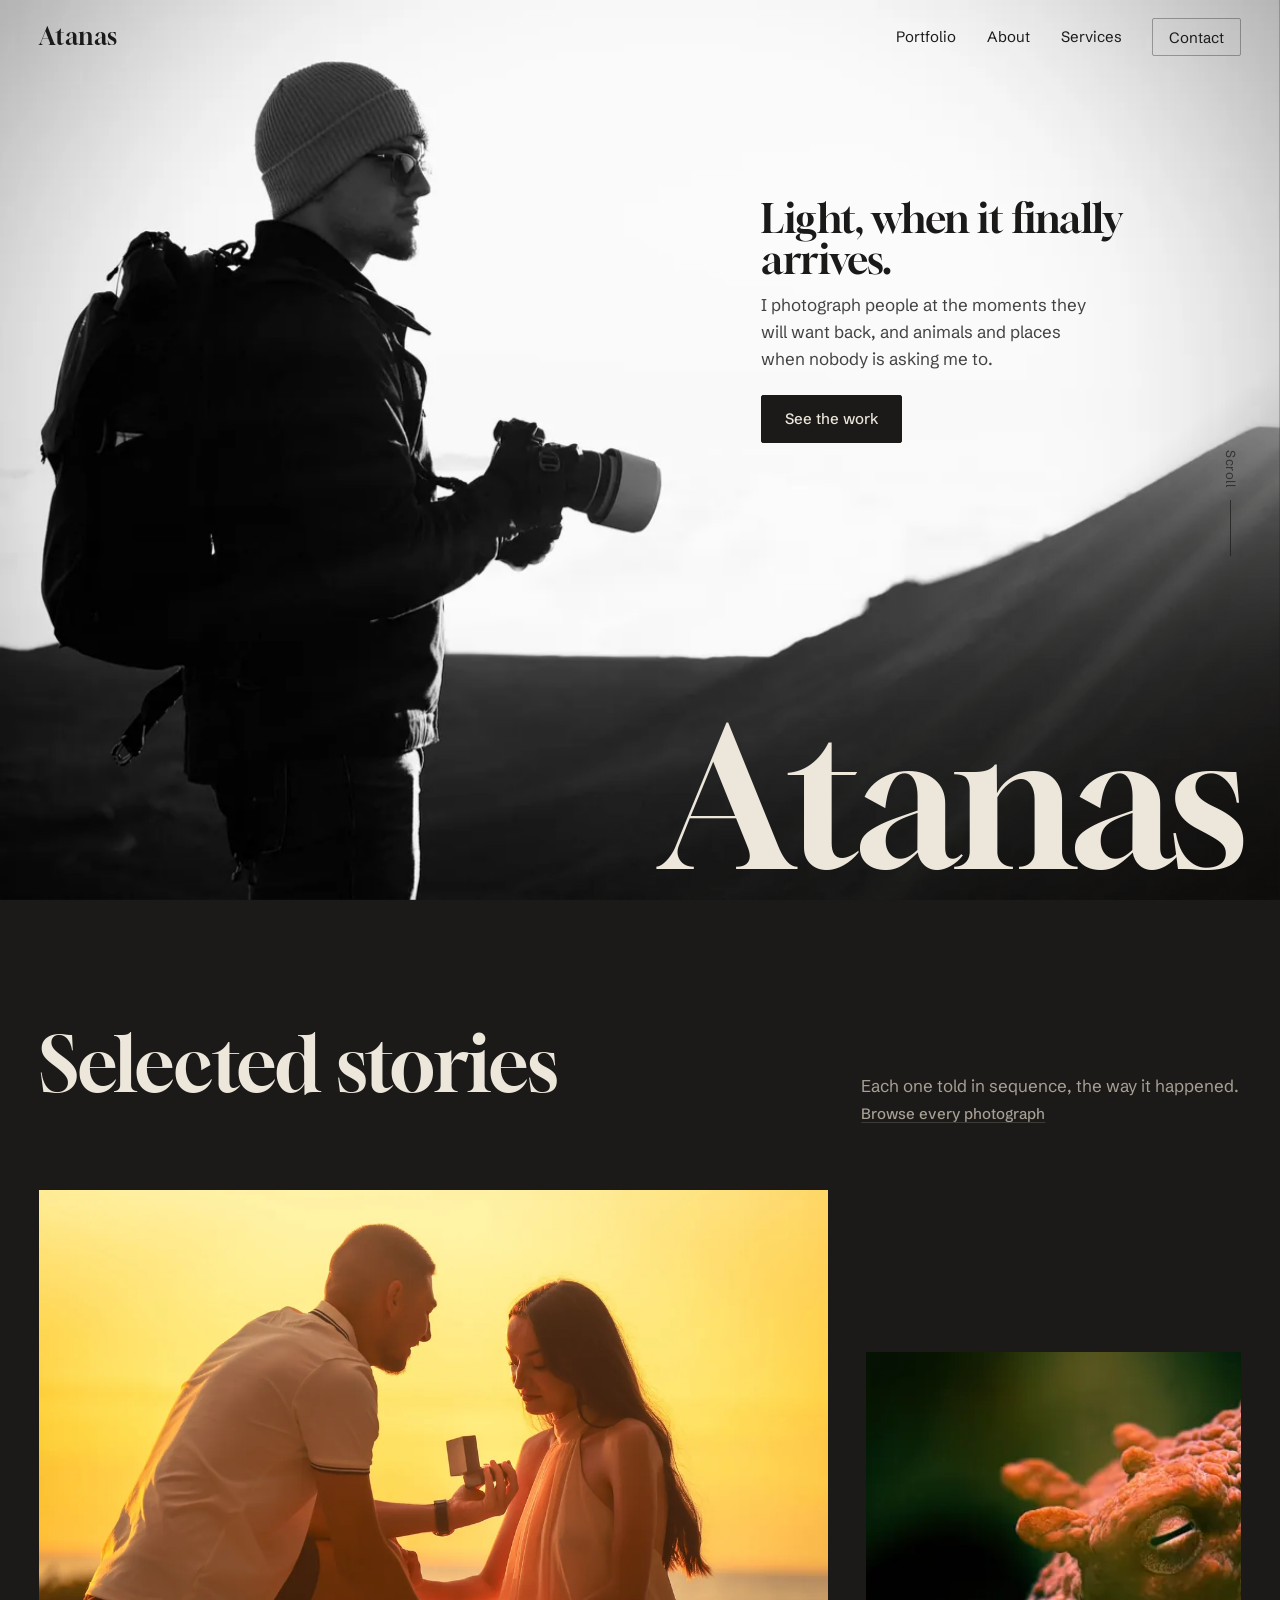
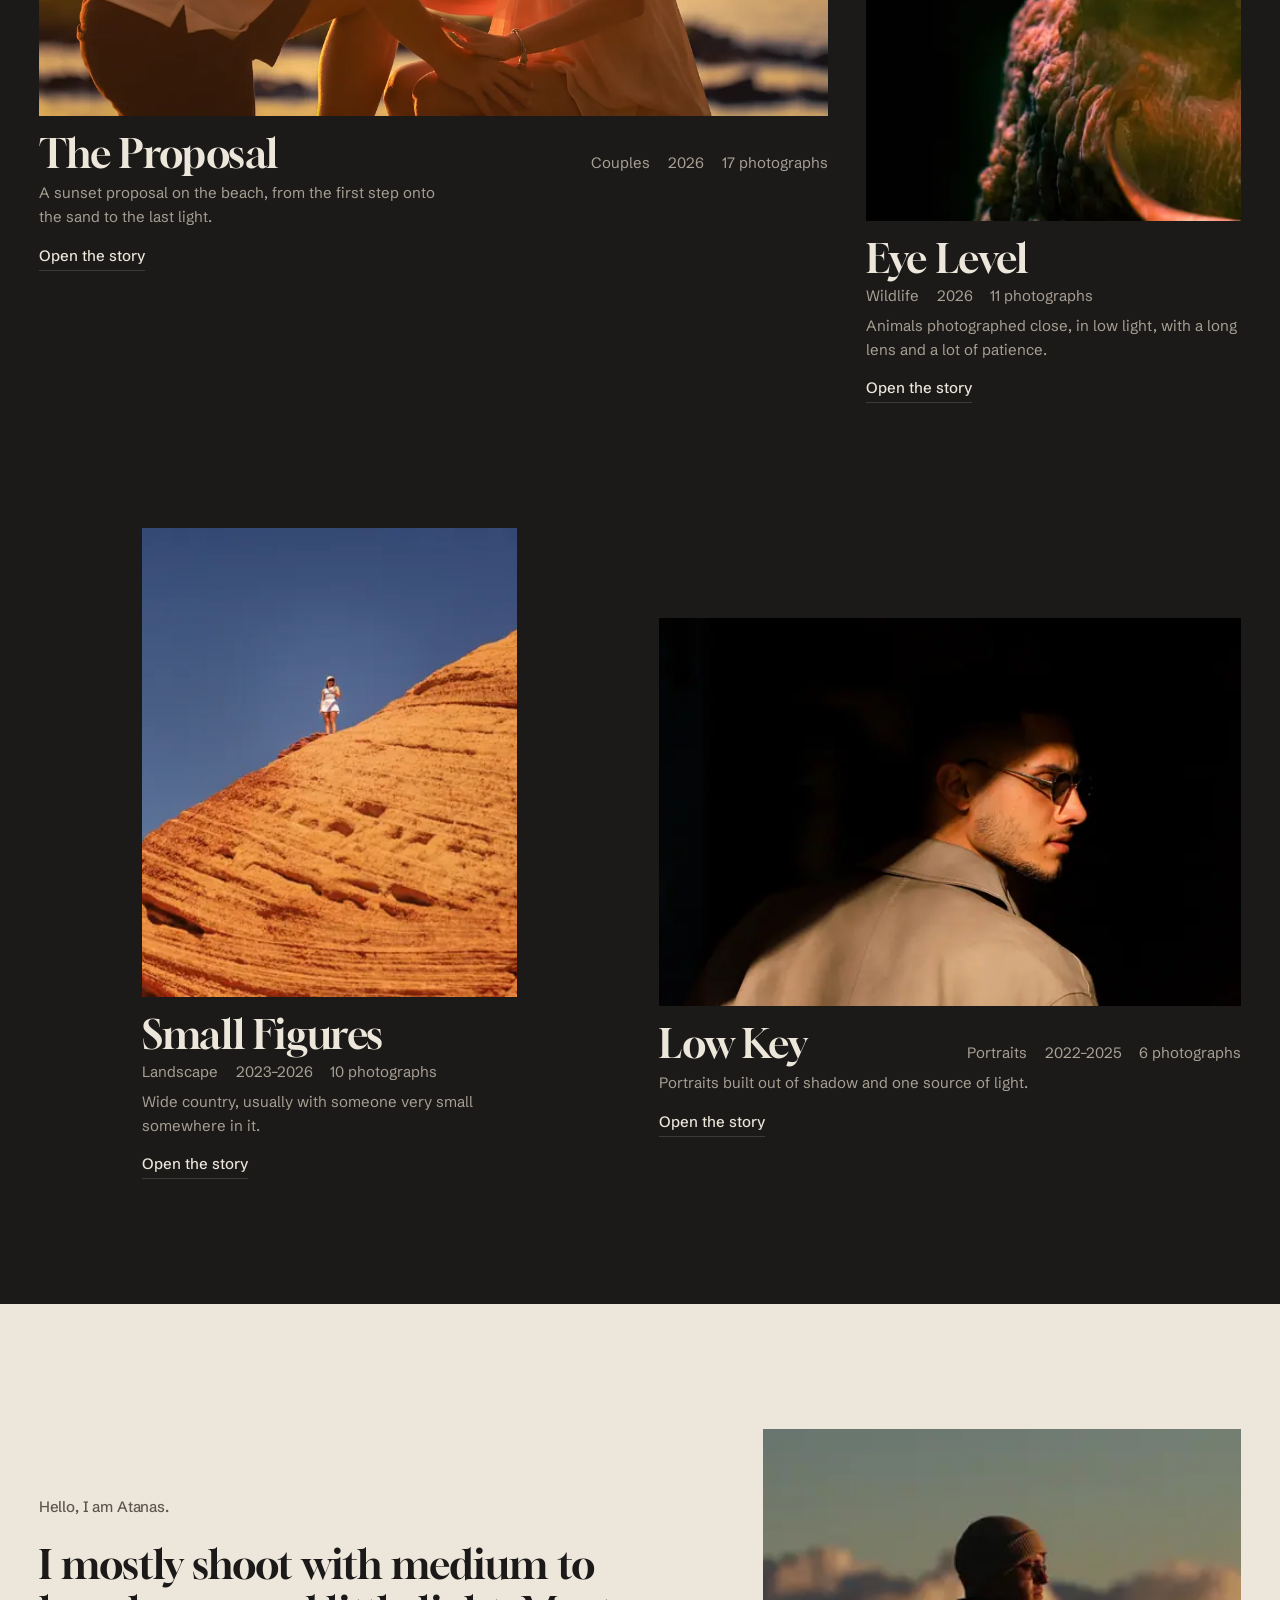
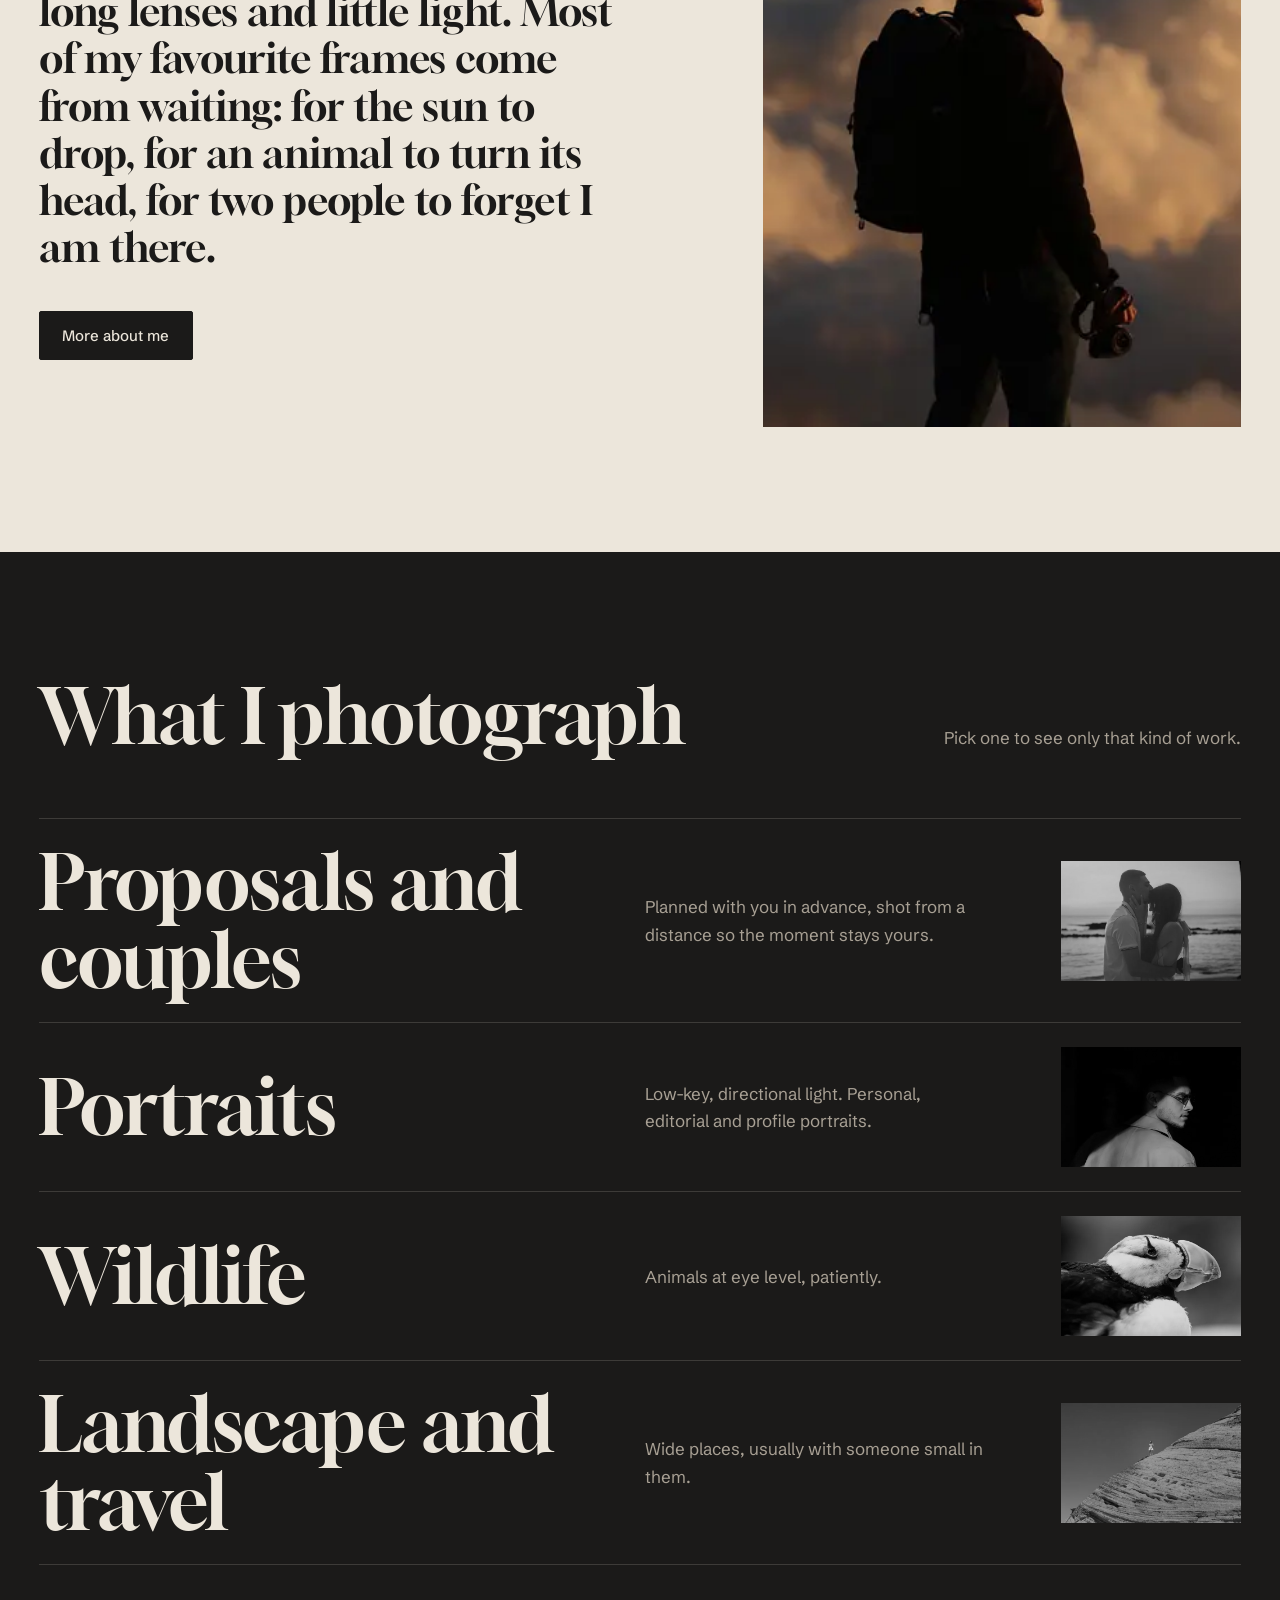
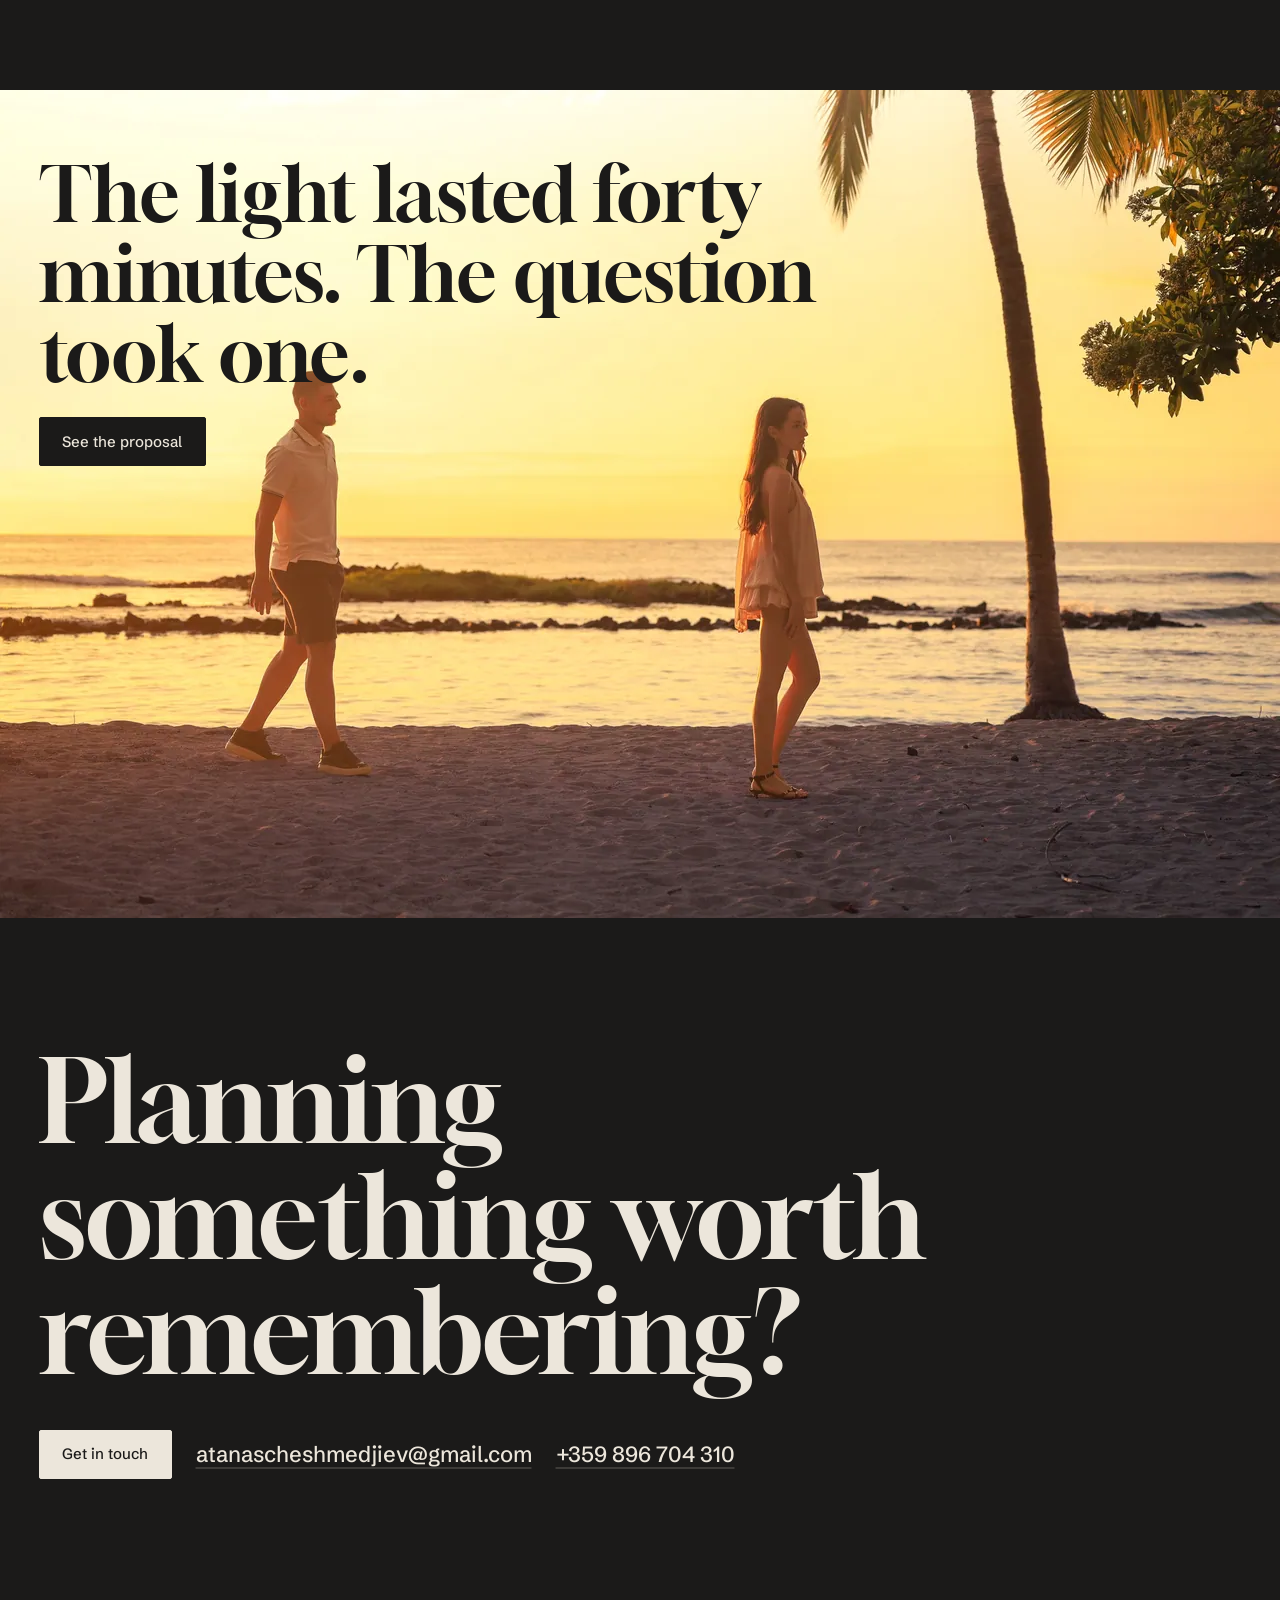
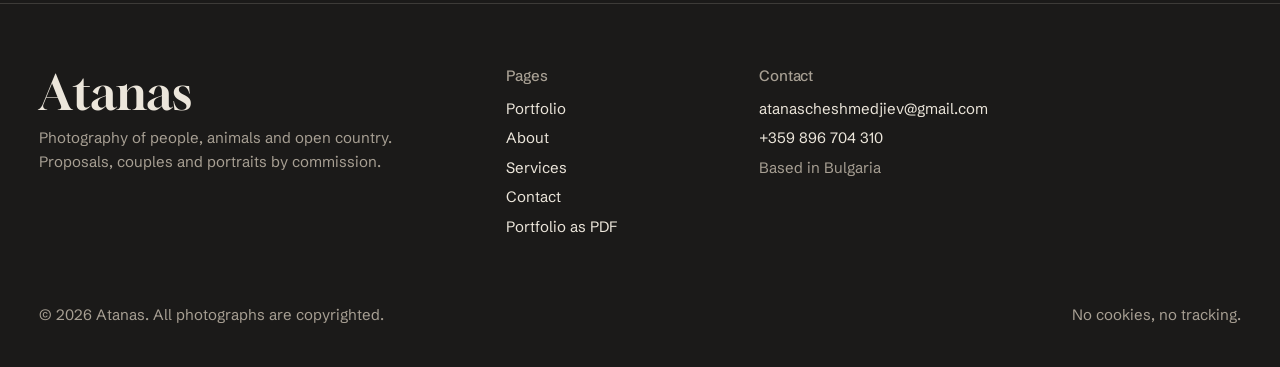
<file: index.html>
<!doctype html>
<html lang="en">
<head>
<meta charset="utf-8">
<meta name="viewport" content="width=device-width, initial-scale=1">
<title>Atanas, photographer</title>
<meta name="description" content="Photography of people, animals and open country. Proposals, couples and portraits by commission.">
<link rel="canonical" href="https://atanascheshmedjiev.github.io/Photography-Portfolio/">
<meta property="og:title" content="Atanas, photographer"><meta property="og:description" content="Photography of people, animals and open country. Proposals, couples and portraits by commission."><meta property="og:type" content="website"><meta property="og:site_name" content="Atanas"><meta name="twitter:card" content="summary_large_image"><meta property="og:url" content="https://atanascheshmedjiev.github.io/Photography-Portfolio/"><meta property="og:image" content="https://atanascheshmedjiev.github.io/Photography-Portfolio/images/img_1161-1600.jpg">
<meta name="theme-color" content="#1b1a19">
<link rel="icon" href="assets/favicon.svg" type="image/svg+xml">
<link rel="stylesheet" href="assets/css/style.css?v=2f974e2d">
<script>document.documentElement.classList.add("js")</script>
<script type="application/ld+json">{"@context": "https://schema.org", "@type": "Person", "name": "Atanas", "jobTitle": "Photographer", "url": "https://atanascheshmedjiev.github.io/Photography-Portfolio/", "sameAs": []}</script>
</head>
<body class="home hero-dark-page">
<a class="skip" href="#main">Skip to content</a>
<header class="site-head">
  <div class="wrap">
    <a class="wordmark" href="index.html" aria-label="Atanas, home">Atanas</a>
    <button class="menu-btn" type="button" aria-expanded="false" aria-controls="site-nav" aria-label="Open menu"><span></span><span></span></button>
    <nav class="nav" id="site-nav" aria-label="Main"><ul><li><a href="portfolio/index.html">Portfolio</a></li><li><a href="about/index.html">About</a></li><li><a href="services/index.html">Services</a></li><li><a class="nav-cta" href="contact/index.html">Contact</a></li></ul></nav>
  </div>
</header>
<main id="main">
<section class="hero hero--right hero--dark" style="--mpos:22% 50%;--dpos:50% 50%" aria-labelledby="hero-title">
  <picture>
    <source media="(max-aspect-ratio: 4/5)" srcset="images/img_1161-640.webp 640w, images/img_1161-1280.webp 1280w, images/img_1161-2048.webp 2048w" sizes="100vw" width="4485" height="2990">
    <img src="images/img_1161-1280.webp" srcset="images/img_1161-640.webp 640w, images/img_1161-1280.webp 1280w, images/img_1161-2048.webp 2048w" sizes="100vw" width="4485" height="2990" alt="Atanas with a backpack and a long-lens camera, silhouetted against a bright sky, in black and white" fetchpriority="high" decoding="async" class="hero-img">
  </picture>
  <div class="hero-copy">
    <div class="wrap">
      <div class="hero-text">
        <h1 id="hero-title"><span class="visually-hidden">Atanas, photographer. </span>Light, when it finally arrives.</h1>
        <p>I photograph people at the moments they will want back, and animals and places when nobody is asking me to.</p>
        <a class="btn" href="#work">See the work</a>
      </div>
      <p class="hero-mark" aria-hidden="true"><span style="--i:0">A</span><span style="--i:1">t</span><span style="--i:2">a</span><span style="--i:3">n</span><span style="--i:4">a</span><span style="--i:5">s</span></p>
    </div>
  </div>
  <a class="scroll-cue" href="#work" aria-hidden="true" tabindex="-1">Scroll</a>
</section><section class="sec" id="work" aria-labelledby="work-title">
  <div class="wrap">
    <div class="sec-head"><h2 id="work-title">Selected stories</h2><p>Each one told in sequence, the way it happened. <a class="link" href="portfolio/index.html">Browse every photograph</a></p></div>
    <div class="stories"><a class="story story--a" href="portfolio/the-proposal/index.html">
  <div class="ph reveal" style="--ph:#b88c48;--pos:50% 40%"><img src="images/predlojenie-4-1280.webp" srcset="images/predlojenie-4-640.webp 640w, images/predlojenie-4-1280.webp 1280w, images/predlojenie-4-2048.webp 2048w" sizes="(max-width: 900px) 100vw, 66vw" width="3200" height="2134" alt="Close view of the man on one knee holding out an open ring box, the woman smiling down" loading="lazy" decoding="async"></div>
  <div class="story-meta"><h3>The Proposal</h3><span class="facts"><span>Couples</span><span>2026</span><span>17 photographs</span></span></div>
  <p>A sunset proposal on the beach, from the first step onto the sand to the last light.</p><span class="open">Open the story</span>
</a><a class="story story--b" href="portfolio/eye-level/index.html">
  <div class="ph reveal" style="--ph:#352b10;--pos:28% 50%"><img src="images/8c5a1468-1280.webp" srcset="images/8c5a1468-640.webp 640w, images/8c5a1468-1280.webp 1280w, images/8c5a1468-2048.webp 2048w" sizes="(max-width: 900px) 84vw, 33vw" width="3200" height="2133" alt="Close-up of a red giant octopus, its eye half closed, against a dark green background" loading="lazy" decoding="async"></div>
  <div class="story-meta"><h3>Eye Level</h3><span class="facts"><span>Wildlife</span><span>2026</span><span>11 photographs</span></span></div>
  <p>Animals photographed close, in low light, with a long lens and a lot of patience.</p><span class="open">Open the story</span>
</a><a class="story story--c" href="portfolio/small-figures/index.html">
  <div class="ph reveal" style="--ph:#91695a;--pos:50% 50%"><img src="images/portfolio-5-1280.webp" srcset="images/portfolio-5-640.webp 640w, images/portfolio-5-1280.webp 1280w, images/portfolio-5-2048.webp 2048w" sizes="(max-width: 900px) 84vw, 33vw" width="3200" height="2129" alt="A tiny figure stands on top of a huge striped orange sandstone dome under a deep blue sky" loading="lazy" decoding="async"></div>
  <div class="story-meta"><h3>Small Figures</h3><span class="facts"><span>Landscape</span><span>2023–2026</span><span>10 photographs</span></span></div>
  <p>Wide country, usually with someone very small somewhere in it.</p><span class="open">Open the story</span>
</a><a class="story story--d" href="portfolio/low-key/index.html">
  <div class="ph reveal" style="--ph:#291c13;--pos:62% 40%"><img src="images/portfolio-14-1280.webp" srcset="images/portfolio-14-640.webp 640w, images/portfolio-14-1280.webp 1280w, images/portfolio-14-2048.webp 2048w" sizes="(max-width: 900px) 100vw, 50vw" width="3200" height="2130" alt="A man in glasses and a trench coat looks over his shoulder, half his face in shadow" loading="lazy" decoding="async"></div>
  <div class="story-meta"><h3>Low Key</h3><span class="facts"><span>Portraits</span><span>2022–2025</span><span>6 photographs</span></span></div>
  <p>Portraits built out of shadow and one source of light.</p><span class="open">Open the story</span>
</a></div>
  </div>
</section><section class="sec paper" aria-labelledby="intro-title">
  <div class="wrap intro">
    <div class="intro-text">
      <h2 id="intro-title" class="eyebrow">Hello, I am Atanas.</h2>
      <p class="lede">I mostly shoot with medium to long lenses and little light. Most of my favourite frames come from waiting: for the sun to drop, for an animal to turn its head, for two people to forget I am there.</p>
      <a class="btn" href="about/index.html">More about me</a>
    </div>
    <div class="ph reveal intro-img" style="--ph:#635443;--pos:49% 50%"><img src="images/8c5a3259-1280.webp" srcset="images/8c5a3259-640.webp 640w, images/8c5a3259-1280.webp 1280w, images/8c5a3259-2048.webp 2048w" sizes="(max-width: 900px) 100vw, 40vw" width="4773" height="3182" alt="Atanas with a backpack and camera stands above a sea of clouds at sunset" loading="lazy" decoding="async"></div>
  </div>
</section><section class="sec" aria-labelledby="spec-title">
  <div class="wrap">
    <div class="sec-head"><h2 id="spec-title">What I photograph</h2><p>Pick one to see only that kind of work.</p></div>
    <ul class="specs"><li class="spec"><a href="portfolio/index.html?c=Couples">
  <h3>Proposals and couples</h3><p>Planned with you in advance, shot from a distance so the moment stays yours.</p><div class="ph" style="--ph:#b38348;"><img src="images/predlojenie-7-1280.webp" srcset="images/predlojenie-7-640.webp 640w, images/predlojenie-7-1280.webp 1280w, images/predlojenie-7-2048.webp 2048w" sizes="180px" width="3200" height="2133" alt="" loading="lazy" decoding="async"></div></a></li><li class="spec"><a href="portfolio/index.html?c=Portraits">
  <h3>Portraits</h3><p>Low-key, directional light. Personal, editorial and profile portraits.</p><div class="ph" style="--ph:#291c13;"><img src="images/portfolio-14-1280.webp" srcset="images/portfolio-14-640.webp 640w, images/portfolio-14-1280.webp 1280w, images/portfolio-14-2048.webp 2048w" sizes="180px" width="3200" height="2130" alt="" loading="lazy" decoding="async"></div></a></li><li class="spec"><a href="portfolio/index.html?c=Wildlife">
  <h3>Wildlife</h3><p>Animals at eye level, patiently.</p><div class="ph" style="--ph:#7c674d;"><img src="images/8c5a1576-1280.webp" srcset="images/8c5a1576-640.webp 640w, images/8c5a1576-1280.webp 1280w, images/8c5a1576-2048.webp 2048w" sizes="180px" width="3200" height="2133" alt="" loading="lazy" decoding="async"></div></a></li><li class="spec"><a href="portfolio/index.html?c=Landscape">
  <h3>Landscape and travel</h3><p>Wide places, usually with someone small in them.</p><div class="ph" style="--ph:#91695a;"><img src="images/portfolio-5-1280.webp" srcset="images/portfolio-5-640.webp 640w, images/portfolio-5-1280.webp 1280w, images/portfolio-5-2048.webp 2048w" sizes="180px" width="3200" height="2129" alt="" loading="lazy" decoding="async"></div></a></li></ul>
  </div>
</section><section class="moment" aria-label="The light lasted forty minutes. The question took one.">
  <div class="ph reveal" style="--ph:#bfa678;"><img src="images/predlojenie-2-1280.webp" srcset="images/predlojenie-2-640.webp 640w, images/predlojenie-2-1280.webp 1280w, images/predlojenie-2-2048.webp 2048w" sizes="100vw" width="3200" height="2133" alt="A man walks across the sand toward a woman waiting on the beach at sunset" loading="lazy" decoding="async"></div>
  <div class="moment-copy"><div class="wrap"><p>The light lasted forty minutes. The question took one.</p><a class="btn" href="portfolio/the-proposal/index.html">See the proposal</a></div></div>
</section><section class="sec cta">
  <div class="wrap">
    <h2>Planning something worth remembering?</h2>
    <div class="row"><a class="btn" href="contact/index.html">Get in touch</a><a class="link mail" href="mailto:atanascheshmedjiev@gmail.com">atanascheshmedjiev@gmail.com</a><a class="link mail" href="tel:+359896704310">+359 896 704 310</a></div>
  </div>
</section>
</main>
<footer class="site-foot">
  <div class="wrap">
    <div class="foot-grid">
      <div><a class="foot-mark" href="index.html">Atanas</a><p class="muted">Photography of people, animals and open country. Proposals, couples and portraits by commission.</p></div>
      <div><h2>Pages</h2><ul><li><a href="portfolio/index.html">Portfolio</a></li><li><a href="about/index.html">About</a></li><li><a href="services/index.html">Services</a></li><li><a href="contact/index.html">Contact</a></li><li><a href="print/index.html">Portfolio as PDF</a></li></ul></div>
      <div><h2>Contact</h2><ul><li><a href="mailto:atanascheshmedjiev@gmail.com">atanascheshmedjiev@gmail.com</a></li><li><a href="tel:+359896704310">+359 896 704 310</a></li><li class="muted">Based in Bulgaria</li></ul></div>
      <div></div>
    </div>
    <div class="foot-base"><span>&copy; <span data-year>2026</span> Atanas. All photographs are copyrighted.</span><span>No cookies, no tracking.</span></div>
  </div>
</footer>
<script src="assets/js/main.js?v=2f974e2d" defer></script>
</body>
</html>
</file>
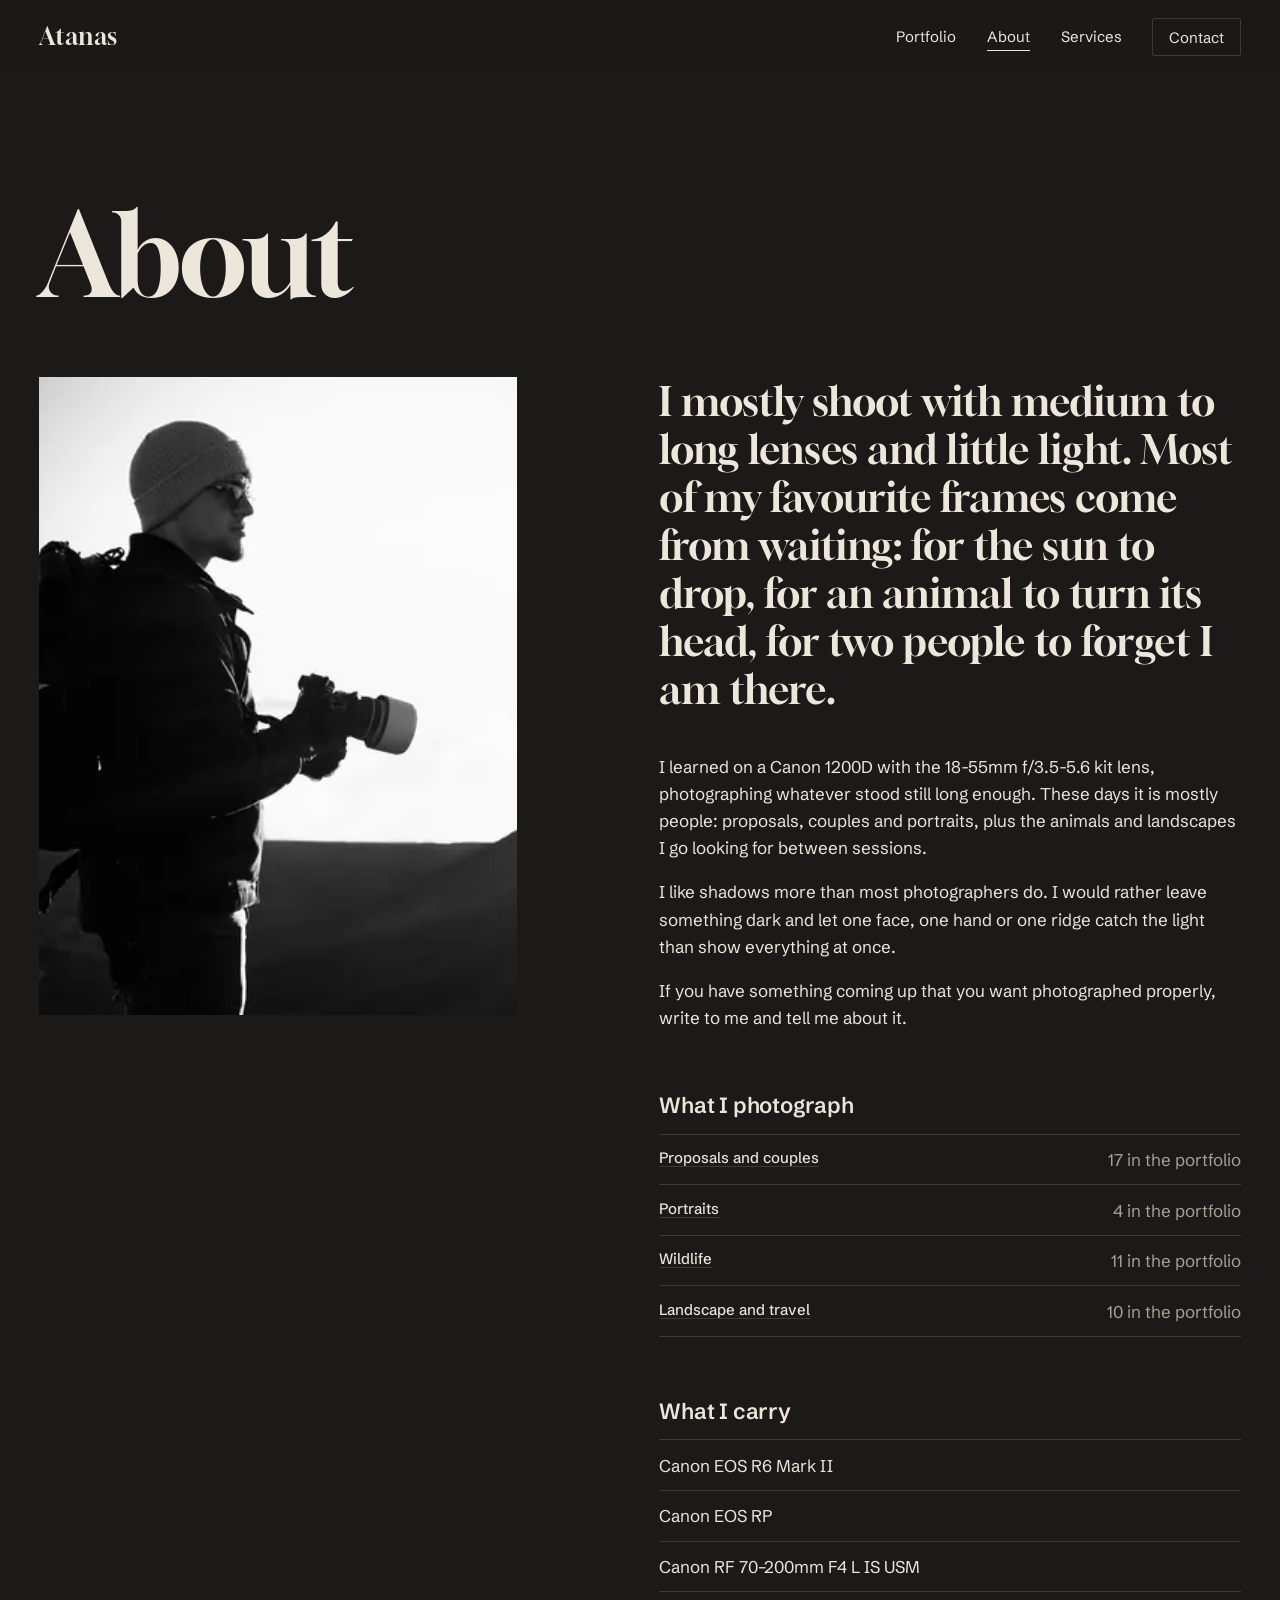
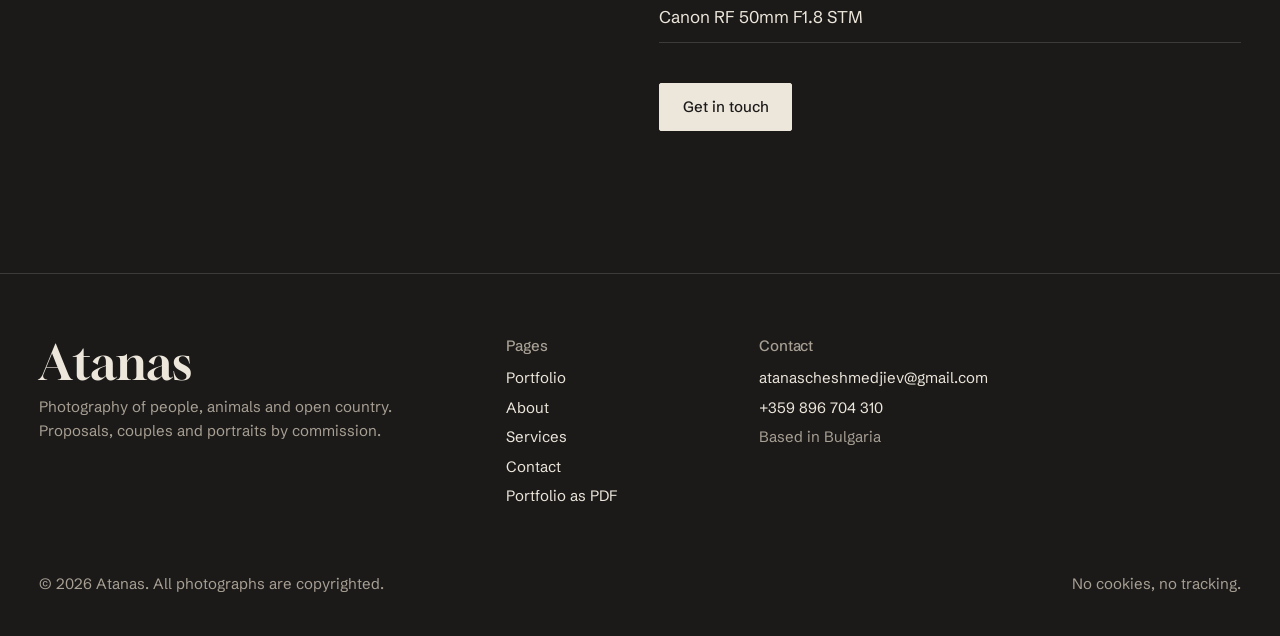
<file: about/index.html>
<!doctype html>
<html lang="en">
<head>
<meta charset="utf-8">
<meta name="viewport" content="width=device-width, initial-scale=1">
<title>About | Atanas</title>
<meta name="description" content="About Atanas: I mostly shoot with medium to long lenses and little light. Most of my favourite frames come from waiting: for the sun to drop, for an animal to turn its head, for two people to forget I am there.">
<link rel="canonical" href="https://atanascheshmedjiev.github.io/Photography-Portfolio/about/">
<meta property="og:title" content="About | Atanas"><meta property="og:description" content="About Atanas: I mostly shoot with medium to long lenses and little light. Most of my favourite frames come from waiting: for the sun to drop, for an animal to turn its head, for two people to forget I am there."><meta property="og:type" content="website"><meta property="og:site_name" content="Atanas"><meta name="twitter:card" content="summary_large_image"><meta property="og:url" content="https://atanascheshmedjiev.github.io/Photography-Portfolio/about/"><meta property="og:image" content="https://atanascheshmedjiev.github.io/Photography-Portfolio/images/img_1161-1600.jpg">
<meta name="theme-color" content="#1b1a19">
<link rel="icon" href="../assets/favicon.svg" type="image/svg+xml">
<link rel="stylesheet" href="../assets/css/style.css?v=2f974e2d">
<script>document.documentElement.classList.add("js")</script>
<script type="application/ld+json">{"@context": "https://schema.org", "@type": "Person", "name": "Atanas", "jobTitle": "Photographer", "url": "https://atanascheshmedjiev.github.io/Photography-Portfolio/", "sameAs": []}</script>
</head>
<body class="">
<a class="skip" href="#main">Skip to content</a>
<header class="site-head">
  <div class="wrap">
    <a class="wordmark" href="../index.html" aria-label="Atanas, home">Atanas</a>
    <button class="menu-btn" type="button" aria-expanded="false" aria-controls="site-nav" aria-label="Open menu"><span></span><span></span></button>
    <nav class="nav" id="site-nav" aria-label="Main"><ul><li><a href="../portfolio/index.html">Portfolio</a></li><li><a href="../about/index.html" aria-current="page">About</a></li><li><a href="../services/index.html">Services</a></li><li><a class="nav-cta" href="../contact/index.html">Contact</a></li></ul></nav>
  </div>
</header>
<main id="main">
<section class="page-head wrap"><h1>About</h1></section>
<section class="wrap" style="padding-bottom:var(--s6)">
  <div class="about-grid">
    <div class="ph about-img" style="--ph:#898989;--pos:24% 50%"><img src="../images/img_1161-1280.webp" srcset="../images/img_1161-640.webp 640w, ../images/img_1161-1280.webp 1280w, ../images/img_1161-2048.webp 2048w" sizes="(max-width: 900px) 100vw, 40vw" width="4485" height="2990" alt="Atanas in a knit hat and sunglasses holding a camera with a long lens, silhouetted against a bright sky, in black and white" fetchpriority="high" decoding="async"></div>
    <div class="about-body">
      <p class="lede">I mostly shoot with medium to long lenses and little light. Most of my favourite frames come from waiting: for the sun to drop, for an animal to turn its head, for two people to forget I am there.</p>
      <p>I learned on a Canon 1200D with the 18-55mm f/3.5-5.6 kit lens, photographing whatever stood still long enough. These days it is mostly people: proposals, couples and portraits, plus the animals and landscapes I go looking for between sessions.</p><p>I like shadows more than most photographers do. I would rather leave something dark and let one face, one hand or one ridge catch the light than show everything at once.</p><p>If you have something coming up that you want photographed properly, write to me and tell me about it.</p>
      <h2>What I photograph</h2><ul class="plain-list"><li><a class="link" href="../portfolio/index.html?c=Couples">Proposals and couples</a><span>17 in the portfolio</span></li><li><a class="link" href="../portfolio/index.html?c=Portraits">Portraits</a><span>4 in the portfolio</span></li><li><a class="link" href="../portfolio/index.html?c=Wildlife">Wildlife</a><span>11 in the portfolio</span></li><li><a class="link" href="../portfolio/index.html?c=Landscape">Landscape and travel</a><span>10 in the portfolio</span></li></ul>
      <h2>What I carry</h2><ul class="plain-list"><li>Canon EOS R6 Mark II</li><li>Canon EOS RP</li><li>Canon RF 70–200mm F4 L IS USM</li><li>Canon RF 50mm F1.8 STM</li></ul>
      <p style="margin-top:var(--s4)"><a class="btn" href="../contact/index.html">Get in touch</a></p>
    </div>
  </div>
</section>
</main>
<footer class="site-foot">
  <div class="wrap">
    <div class="foot-grid">
      <div><a class="foot-mark" href="../index.html">Atanas</a><p class="muted">Photography of people, animals and open country. Proposals, couples and portraits by commission.</p></div>
      <div><h2>Pages</h2><ul><li><a href="../portfolio/index.html">Portfolio</a></li><li><a href="../about/index.html">About</a></li><li><a href="../services/index.html">Services</a></li><li><a href="../contact/index.html">Contact</a></li><li><a href="../print/index.html">Portfolio as PDF</a></li></ul></div>
      <div><h2>Contact</h2><ul><li><a href="mailto:atanascheshmedjiev@gmail.com">atanascheshmedjiev@gmail.com</a></li><li><a href="tel:+359896704310">+359 896 704 310</a></li><li class="muted">Based in Bulgaria</li></ul></div>
      <div></div>
    </div>
    <div class="foot-base"><span>&copy; <span data-year>2026</span> Atanas. All photographs are copyrighted.</span><span>No cookies, no tracking.</span></div>
  </div>
</footer>
<script src="../assets/js/main.js?v=2f974e2d" defer></script>
</body>
</html>
</file>
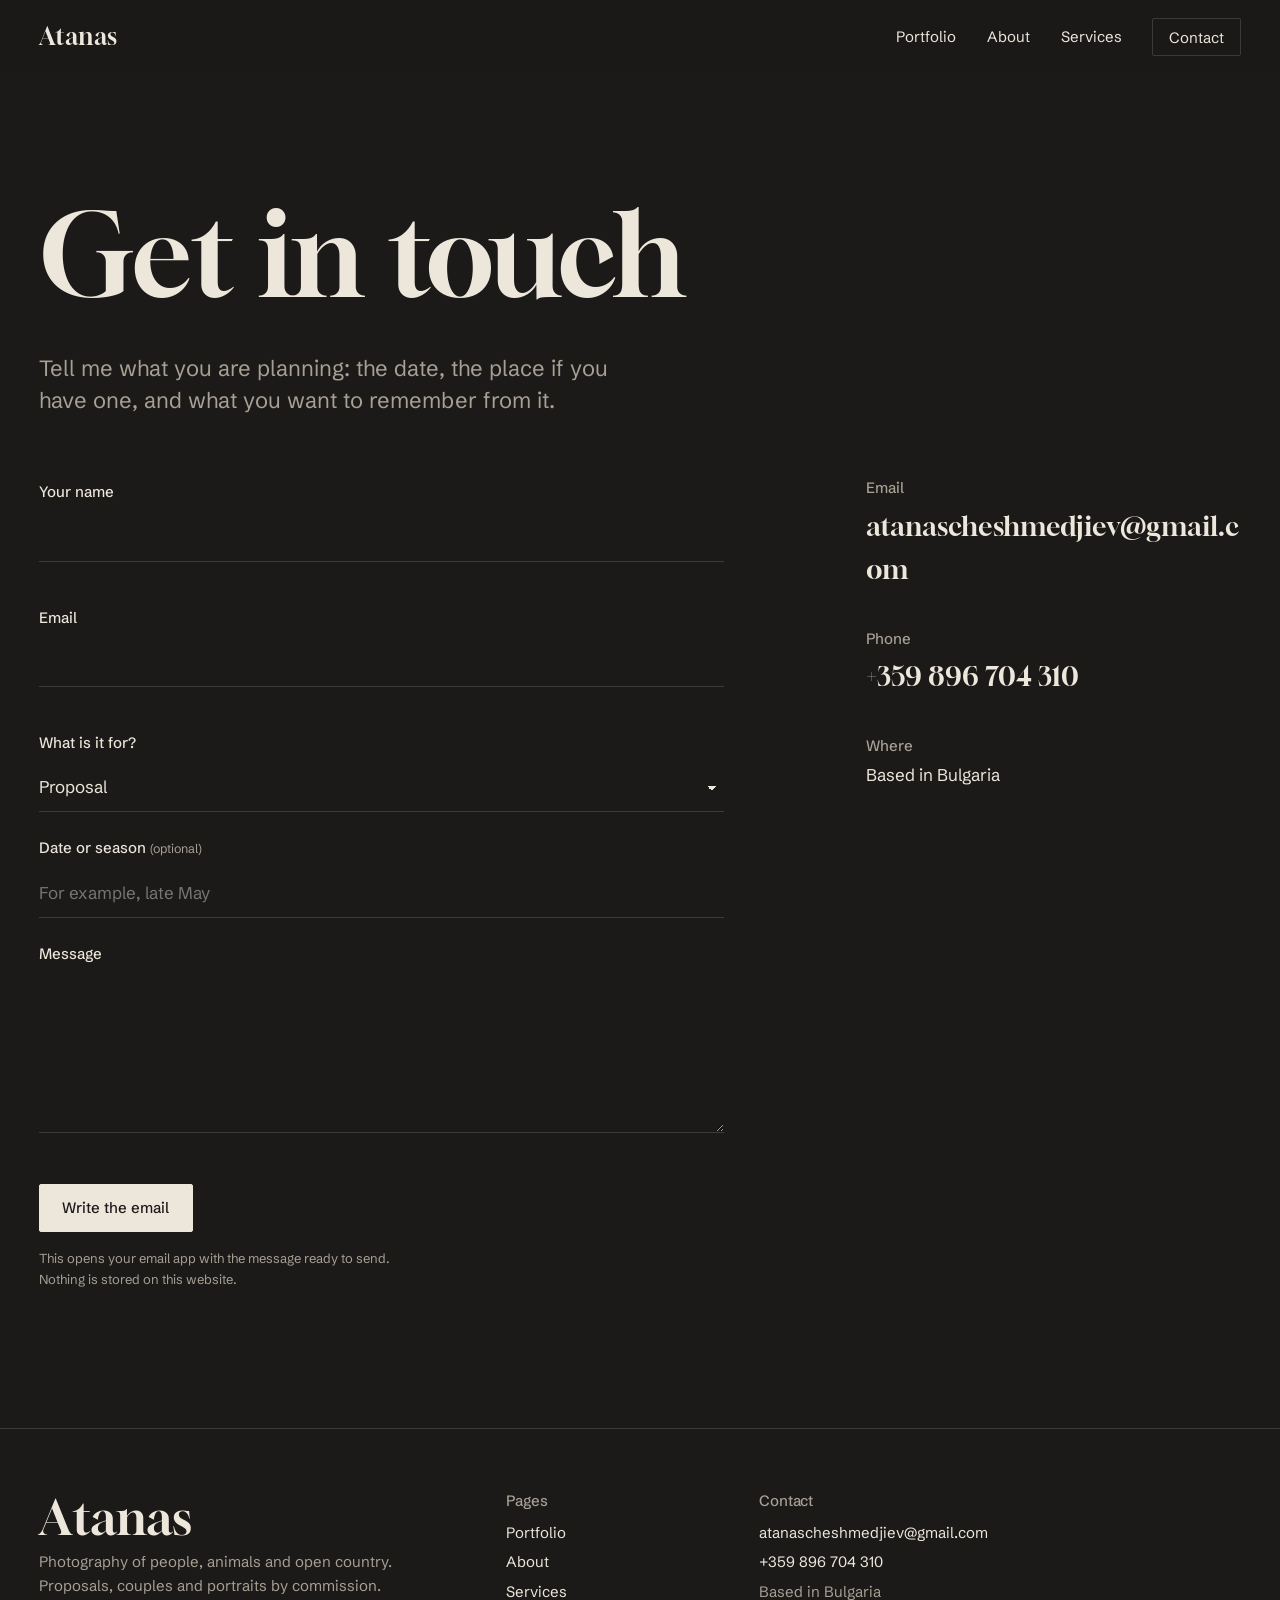
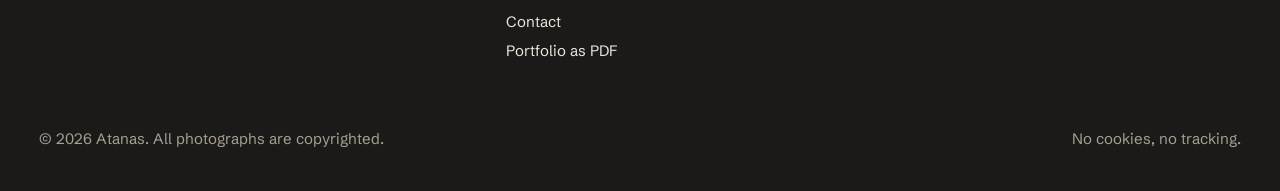
<file: contact/index.html>
<!doctype html>
<html lang="en">
<head>
<meta charset="utf-8">
<meta name="viewport" content="width=device-width, initial-scale=1">
<title>Contact | Atanas</title>
<meta name="description" content="Contact Atanas about a proposal, couples or portrait session.">
<link rel="canonical" href="https://atanascheshmedjiev.github.io/Photography-Portfolio/contact/">
<meta property="og:title" content="Contact | Atanas"><meta property="og:description" content="Contact Atanas about a proposal, couples or portrait session."><meta property="og:type" content="website"><meta property="og:site_name" content="Atanas"><meta name="twitter:card" content="summary_large_image"><meta property="og:url" content="https://atanascheshmedjiev.github.io/Photography-Portfolio/contact/"><meta property="og:image" content="https://atanascheshmedjiev.github.io/Photography-Portfolio/images/img_1161-1600.jpg">
<meta name="theme-color" content="#1b1a19">
<link rel="icon" href="../assets/favicon.svg" type="image/svg+xml">
<link rel="stylesheet" href="../assets/css/style.css?v=2f974e2d">
<script>document.documentElement.classList.add("js")</script>
<script type="application/ld+json">{"@context": "https://schema.org", "@type": "Person", "name": "Atanas", "jobTitle": "Photographer", "url": "https://atanascheshmedjiev.github.io/Photography-Portfolio/", "sameAs": []}</script>
</head>
<body class="">
<a class="skip" href="#main">Skip to content</a>
<header class="site-head">
  <div class="wrap">
    <a class="wordmark" href="../index.html" aria-label="Atanas, home">Atanas</a>
    <button class="menu-btn" type="button" aria-expanded="false" aria-controls="site-nav" aria-label="Open menu"><span></span><span></span></button>
    <nav class="nav" id="site-nav" aria-label="Main"><ul><li><a href="../portfolio/index.html">Portfolio</a></li><li><a href="../about/index.html">About</a></li><li><a href="../services/index.html">Services</a></li><li><a class="nav-cta" href="../contact/index.html" aria-current="page">Contact</a></li></ul></nav>
  </div>
</header>
<main id="main">
<section class="page-head wrap"><h1>Get in touch</h1>
  <div class="sub"><p>Tell me what you are planning: the date, the place if you have one, and what you want to remember from it.</p></div></section>
<section class="wrap" style="padding-bottom:var(--s6)">
  <div class="contact-grid">
    <form class="contact-form" data-contact data-to="atanascheshmedjiev@gmail.com" novalidate>
      <div class="field"><label for="f-name">Your name</label><input id="f-name" name="name" autocomplete="name" required data-required="Add your name so I know who is writing."><span class="err" id="f-name-err"></span></div>
      <div class="field"><label for="f-email">Email</label><input id="f-email" name="email" type="email" autocomplete="email" required data-required="Add an email address so I can reply."><span class="err" id="f-email-err"></span></div>
      <div class="field"><label for="f-type">What is it for?</label><select id="f-type" name="type"><option value="Proposal">Proposal</option><option value="Couples or engagement">Couples or engagement</option><option value="Portrait">Portrait</option><option value="Something else">Something else</option></select></div>
      <div class="field"><label for="f-date">Date or season <small>(optional)</small></label><input id="f-date" name="date" placeholder="For example, late May"></div>
      <div class="field"><label for="f-msg">Message</label><textarea id="f-msg" name="message" required data-required="Write a few lines about what you have in mind."></textarea><span class="err" id="f-msg-err"></span></div>
      <button class="btn" type="submit">Write the email</button>
      <p class="form-note">This opens your email app with the message ready to send. Nothing is stored on this website.</p>
      <div class="form-status" id="form-status" role="status" tabindex="-1" hidden>Your email app should now be open with the message filled in. If nothing happened, write to <a href="mailto:atanascheshmedjiev@gmail.com">atanascheshmedjiev@gmail.com</a> directly.</div>
    </form>
    <aside class="contact-side">
      <section><h2>Email</h2><a class="big" href="mailto:atanascheshmedjiev@gmail.com">atanascheshmedjiev@gmail.com</a></section>
      <section><h2>Phone</h2><a class="big" href="tel:+359896704310">+359 896 704 310</a></section>
      
      <section><h2>Where</h2><p>Based in Bulgaria</p></section>
    </aside>
  </div>
</section>
</main>
<footer class="site-foot">
  <div class="wrap">
    <div class="foot-grid">
      <div><a class="foot-mark" href="../index.html">Atanas</a><p class="muted">Photography of people, animals and open country. Proposals, couples and portraits by commission.</p></div>
      <div><h2>Pages</h2><ul><li><a href="../portfolio/index.html">Portfolio</a></li><li><a href="../about/index.html">About</a></li><li><a href="../services/index.html">Services</a></li><li><a href="../contact/index.html">Contact</a></li><li><a href="../print/index.html">Portfolio as PDF</a></li></ul></div>
      <div><h2>Contact</h2><ul><li><a href="mailto:atanascheshmedjiev@gmail.com">atanascheshmedjiev@gmail.com</a></li><li><a href="tel:+359896704310">+359 896 704 310</a></li><li class="muted">Based in Bulgaria</li></ul></div>
      <div></div>
    </div>
    <div class="foot-base"><span>&copy; <span data-year>2026</span> Atanas. All photographs are copyrighted.</span><span>No cookies, no tracking.</span></div>
  </div>
</footer>
<script src="../assets/js/main.js?v=2f974e2d" defer></script>
</body>
</html>
</file>
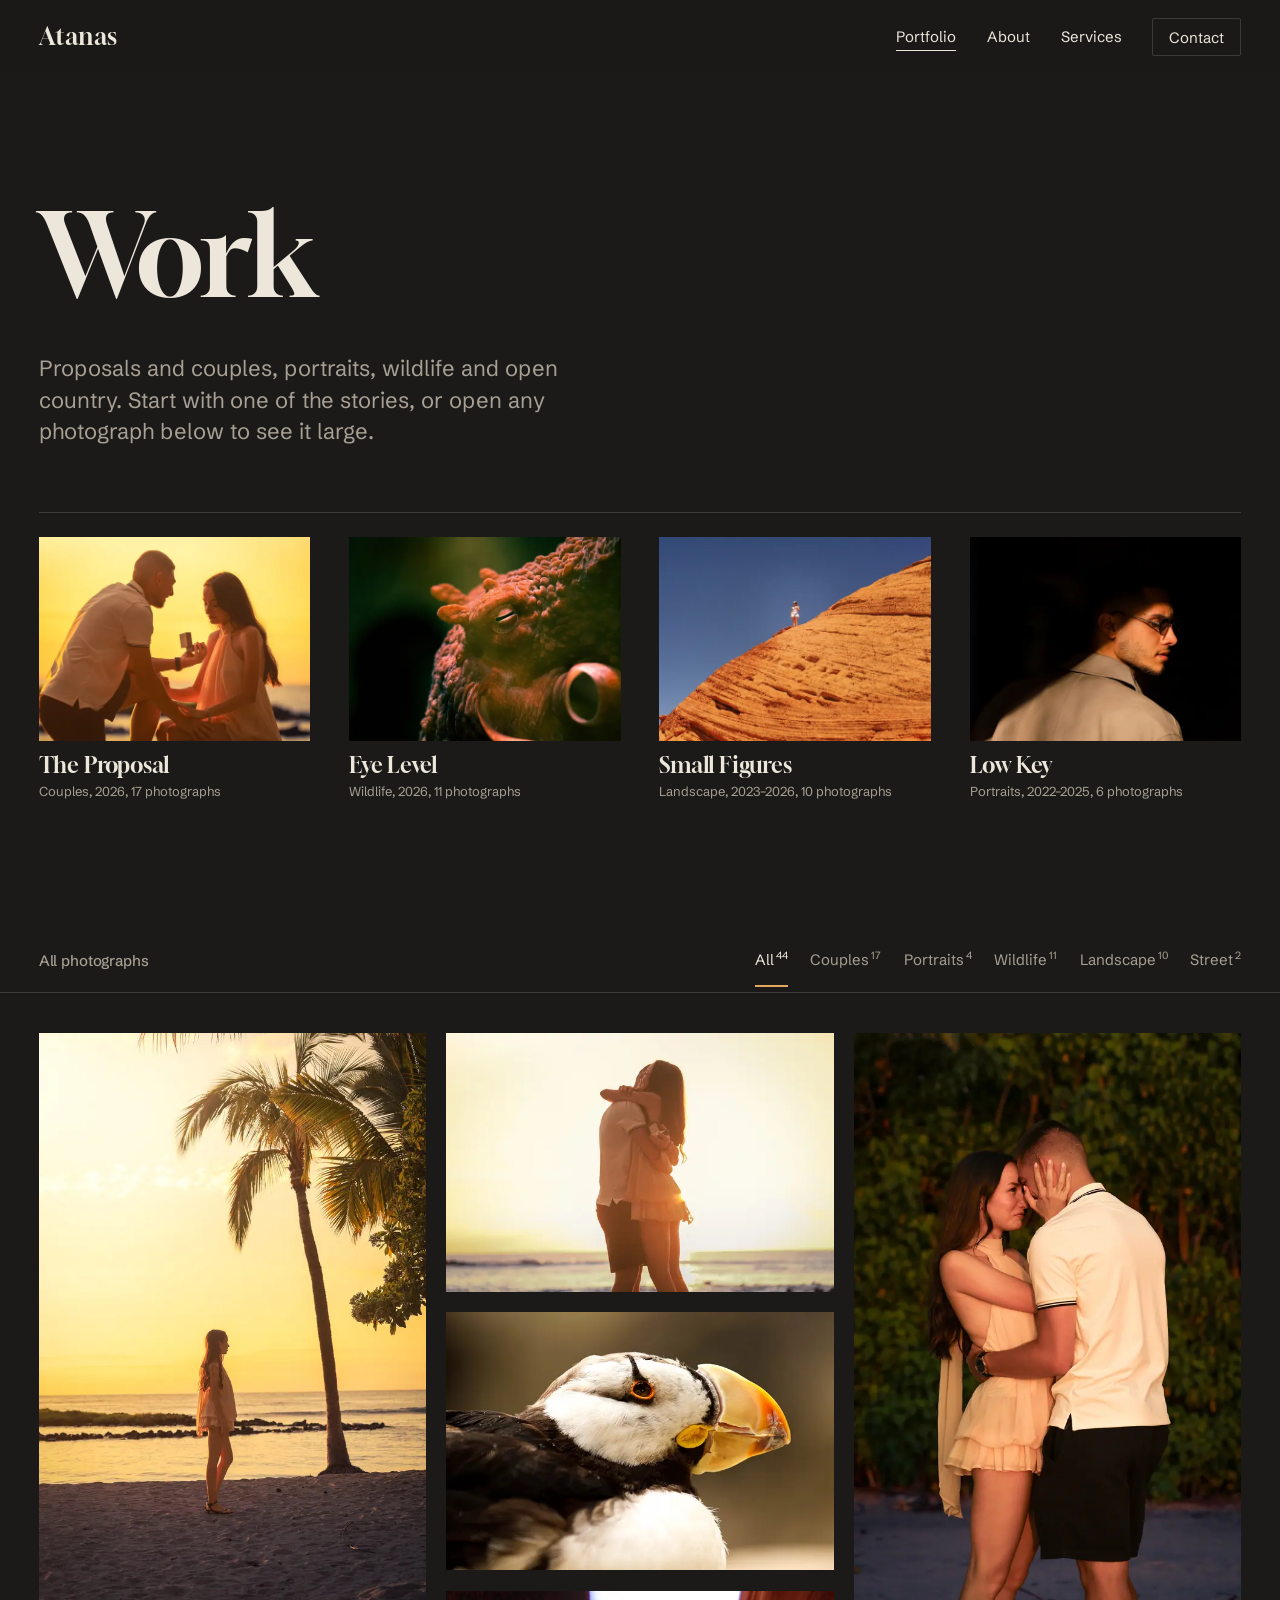
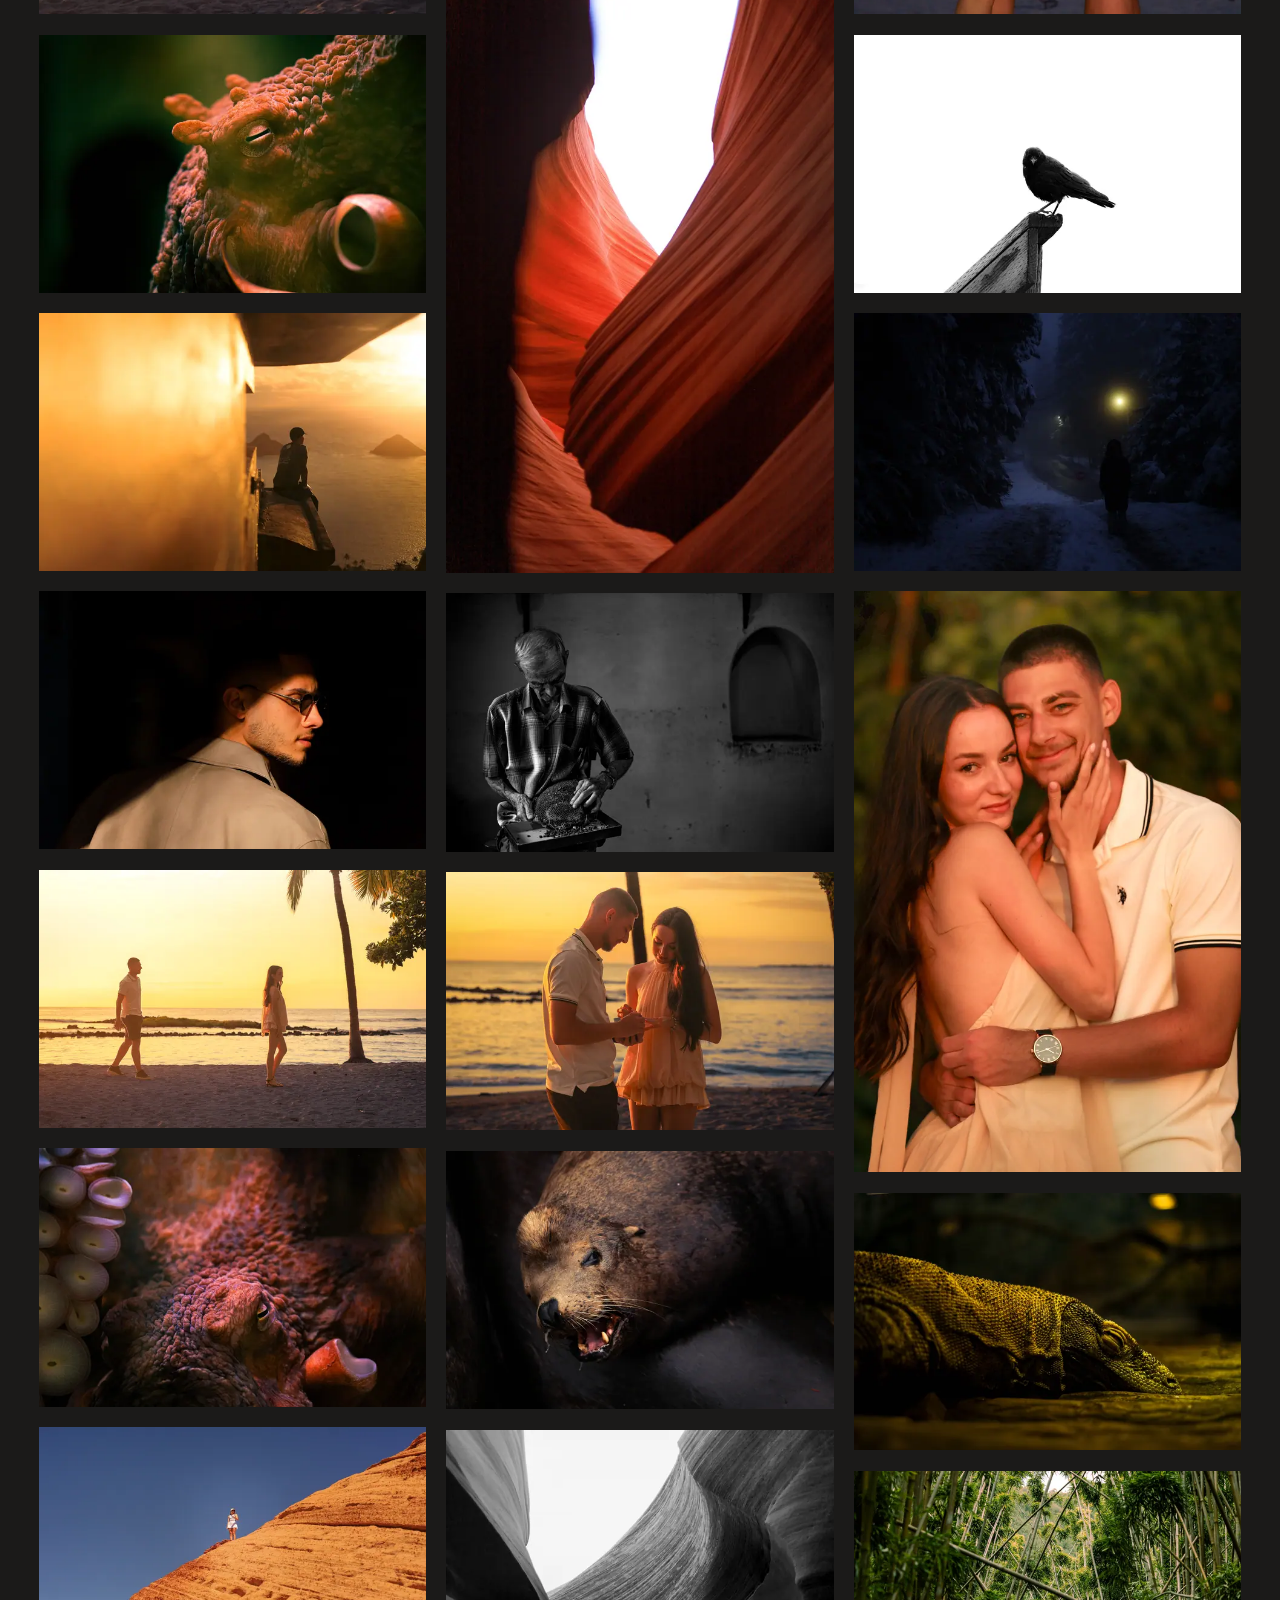
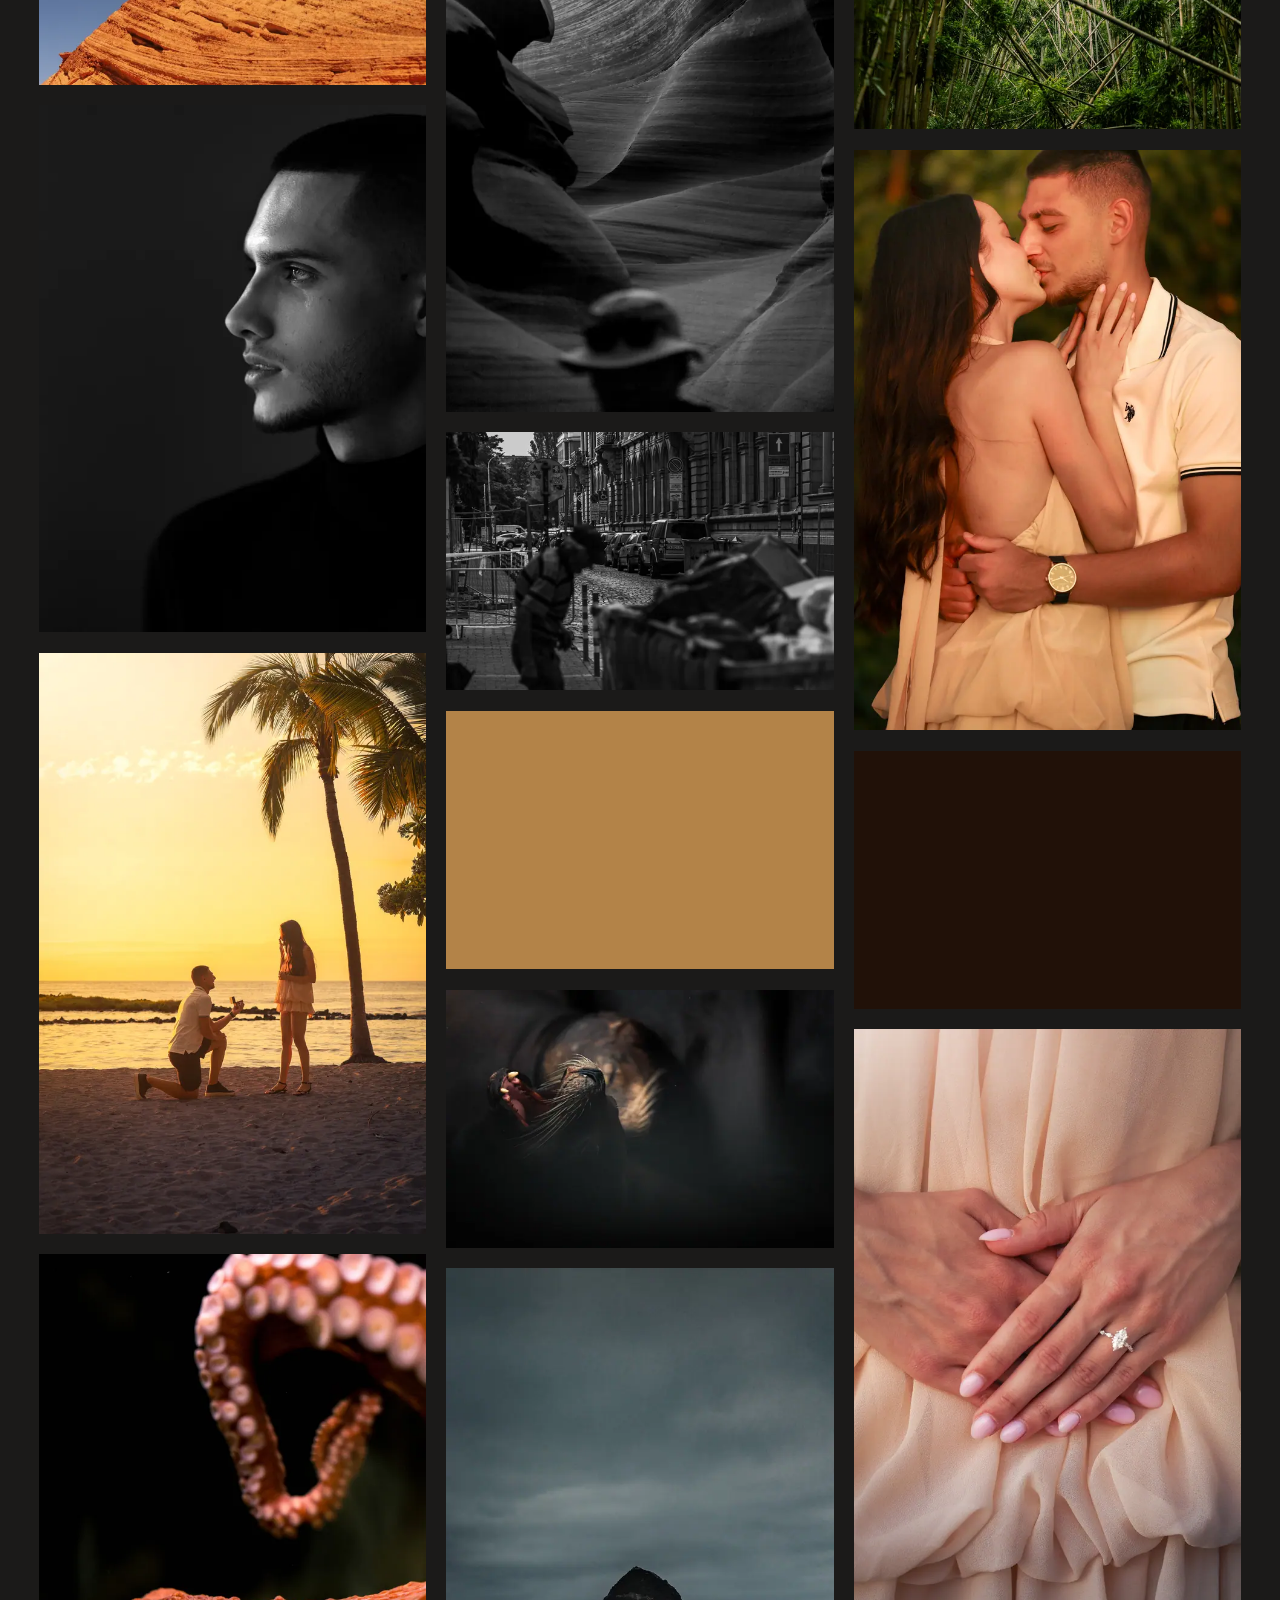
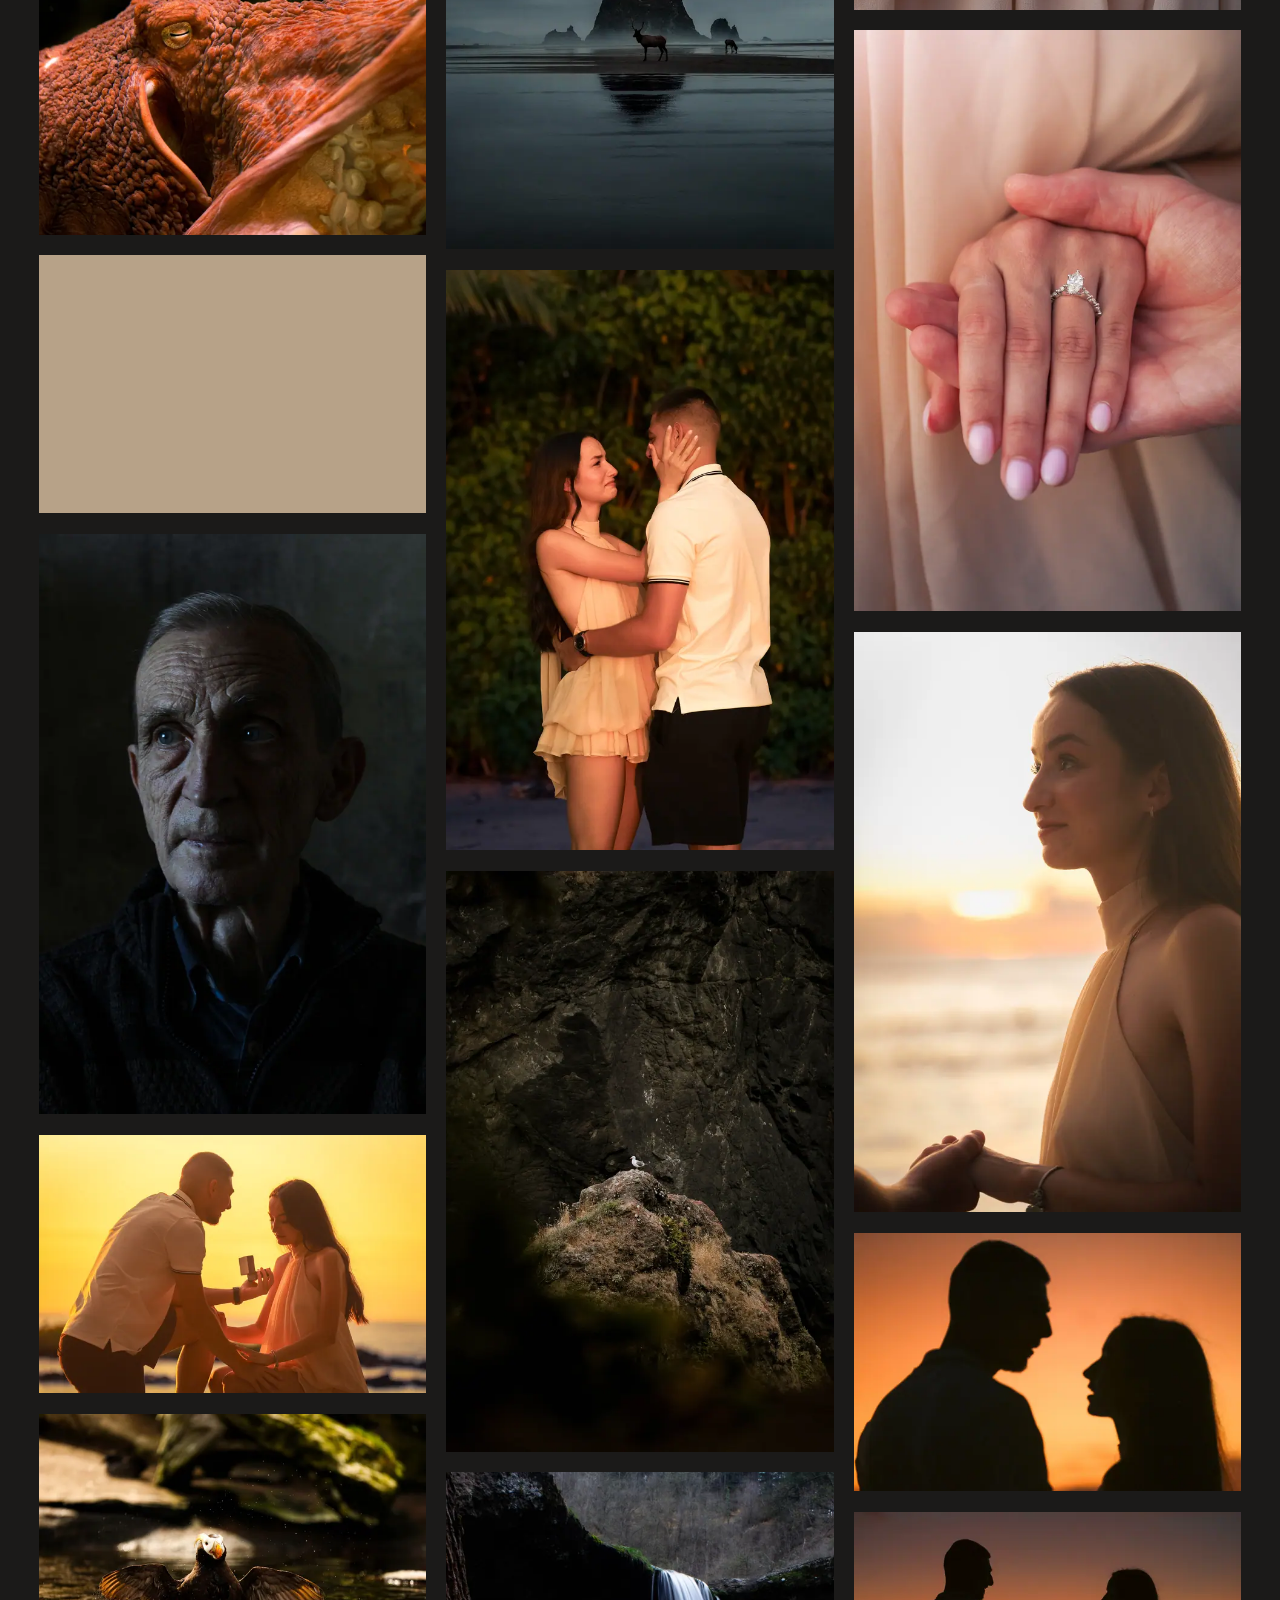
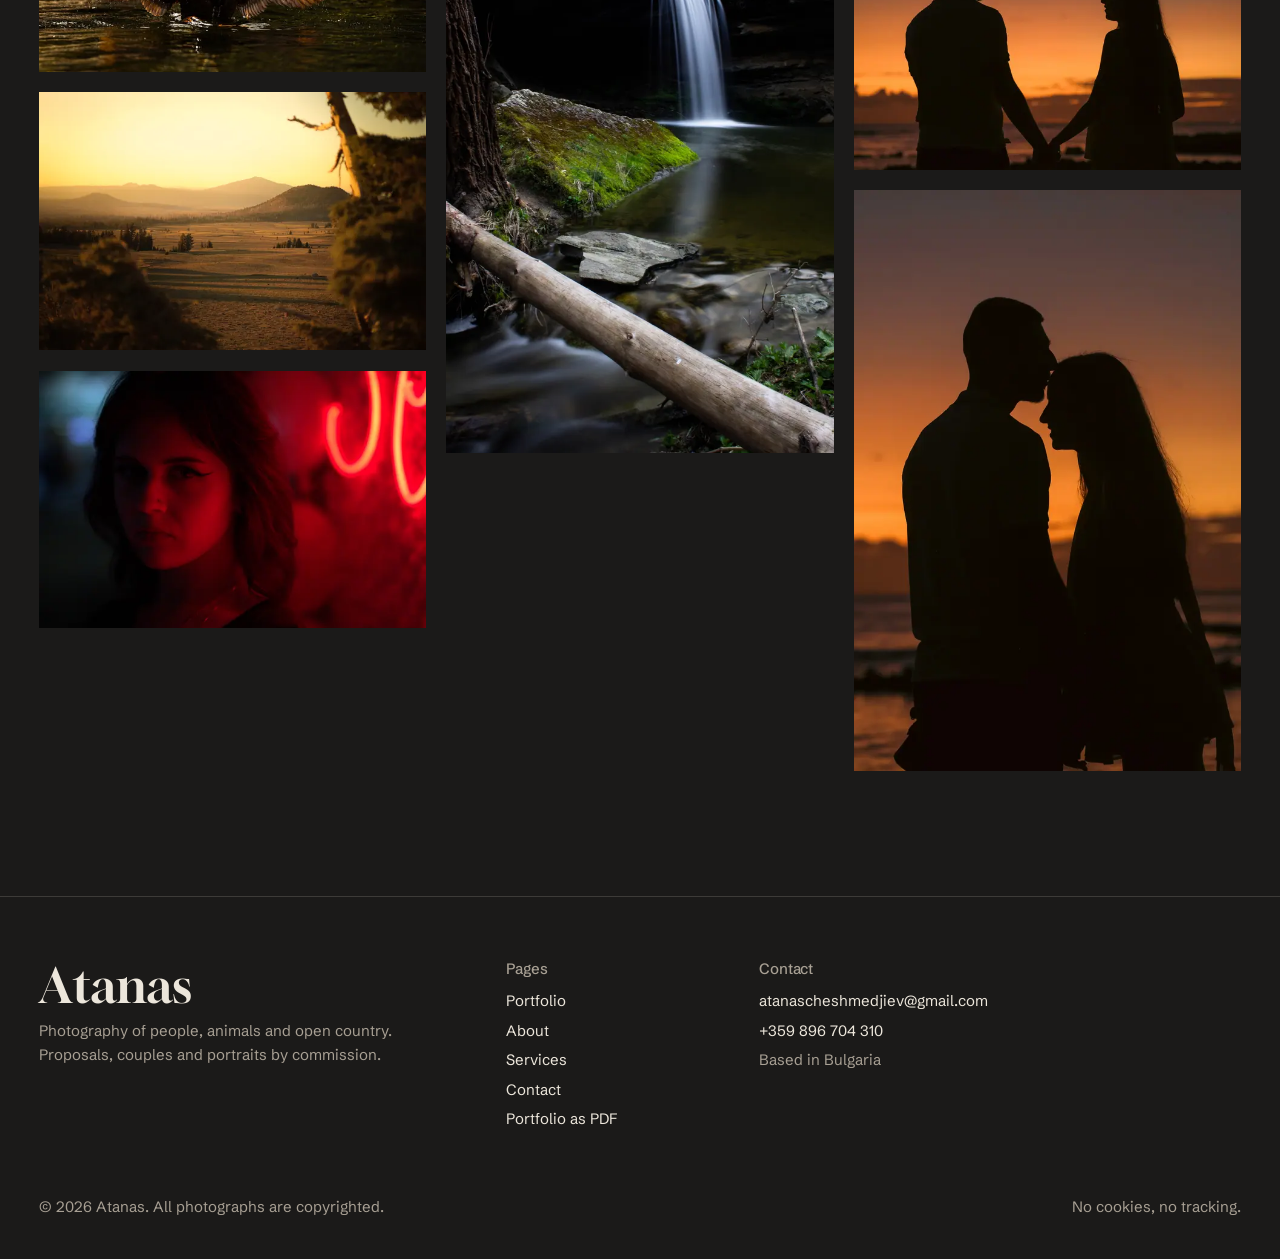
<file: portfolio/index.html>
<!doctype html>
<html lang="en">
<head>
<meta charset="utf-8">
<meta name="viewport" content="width=device-width, initial-scale=1">
<title>Portfolio | Atanas</title>
<meta name="description" content="Proposals, couples, portraits, wildlife and landscape photography by Atanas.">
<link rel="canonical" href="https://atanascheshmedjiev.github.io/Photography-Portfolio/portfolio/">
<meta property="og:title" content="Portfolio | Atanas"><meta property="og:description" content="Proposals, couples, portraits, wildlife and landscape photography by Atanas."><meta property="og:type" content="website"><meta property="og:site_name" content="Atanas"><meta name="twitter:card" content="summary_large_image"><meta property="og:url" content="https://atanascheshmedjiev.github.io/Photography-Portfolio/portfolio/"><meta property="og:image" content="https://atanascheshmedjiev.github.io/Photography-Portfolio/images/predlojenie-4-1600.jpg">
<meta name="theme-color" content="#1b1a19">
<link rel="icon" href="../assets/favicon.svg" type="image/svg+xml">
<link rel="stylesheet" href="../assets/css/style.css?v=2f974e2d">
<script>document.documentElement.classList.add("js")</script>
<script type="application/ld+json">{"@context": "https://schema.org", "@type": "Person", "name": "Atanas", "jobTitle": "Photographer", "url": "https://atanascheshmedjiev.github.io/Photography-Portfolio/", "sameAs": []}</script>
</head>
<body class="">
<a class="skip" href="#main">Skip to content</a>
<header class="site-head">
  <div class="wrap">
    <a class="wordmark" href="../index.html" aria-label="Atanas, home">Atanas</a>
    <button class="menu-btn" type="button" aria-expanded="false" aria-controls="site-nav" aria-label="Open menu"><span></span><span></span></button>
    <nav class="nav" id="site-nav" aria-label="Main"><ul><li><a href="../portfolio/index.html" aria-current="page">Portfolio</a></li><li><a href="../about/index.html">About</a></li><li><a href="../services/index.html">Services</a></li><li><a class="nav-cta" href="../contact/index.html">Contact</a></li></ul></nav>
  </div>
</header>
<main id="main">
<section class="page-head wrap">
  <h1>Work</h1>
  <div class="sub"><p>Proposals and couples, portraits, wildlife and open country. Start with one of the stories, or open any photograph below to see it large.</p></div>
</section>
<section class="wrap" aria-labelledby="stories-title">
  <h2 id="stories-title" class="visually-hidden">Stories</h2>
  <div class="story-strip"><a class="strip-item" href="../portfolio/the-proposal/index.html"><div class="ph reveal" style="--ph:#b88c48;"><img src="../images/predlojenie-4-1280.webp" srcset="../images/predlojenie-4-640.webp 640w, ../images/predlojenie-4-1280.webp 1280w, ../images/predlojenie-4-2048.webp 2048w" sizes="(max-width: 900px) 50vw, 25vw" width="3200" height="2134" alt="Close view of the man on one knee holding out an open ring box, the woman smiling down" loading="lazy" decoding="async"></div>
  <h3>The Proposal</h3><span>Couples, 2026, 17 photographs</span></a><a class="strip-item" href="../portfolio/eye-level/index.html"><div class="ph reveal" style="--ph:#352b10;"><img src="../images/8c5a1468-1280.webp" srcset="../images/8c5a1468-640.webp 640w, ../images/8c5a1468-1280.webp 1280w, ../images/8c5a1468-2048.webp 2048w" sizes="(max-width: 900px) 50vw, 25vw" width="3200" height="2133" alt="Close-up of a red giant octopus, its eye half closed, against a dark green background" loading="lazy" decoding="async"></div>
  <h3>Eye Level</h3><span>Wildlife, 2026, 11 photographs</span></a><a class="strip-item" href="../portfolio/small-figures/index.html"><div class="ph reveal" style="--ph:#91695a;"><img src="../images/portfolio-5-1280.webp" srcset="../images/portfolio-5-640.webp 640w, ../images/portfolio-5-1280.webp 1280w, ../images/portfolio-5-2048.webp 2048w" sizes="(max-width: 900px) 50vw, 25vw" width="3200" height="2129" alt="A tiny figure stands on top of a huge striped orange sandstone dome under a deep blue sky" loading="lazy" decoding="async"></div>
  <h3>Small Figures</h3><span>Landscape, 2023–2026, 10 photographs</span></a><a class="strip-item" href="../portfolio/low-key/index.html"><div class="ph reveal" style="--ph:#291c13;"><img src="../images/portfolio-14-1280.webp" srcset="../images/portfolio-14-640.webp 640w, ../images/portfolio-14-1280.webp 1280w, ../images/portfolio-14-2048.webp 2048w" sizes="(max-width: 900px) 50vw, 25vw" width="3200" height="2130" alt="A man in glasses and a trench coat looks over his shoulder, half his face in shadow" loading="lazy" decoding="async"></div>
  <h3>Low Key</h3><span>Portraits, 2022–2025, 6 photographs</span></a></div>
</section>
<section aria-labelledby="all-title">
  <div class="filters" data-filters><div class="wrap"><h2 id="all-title">All photographs</h2><ul class="filter-list" aria-label="Filter by category"><li><button class="filter" type="button" data-cat="all" aria-pressed="true">All<sup>44</sup></button></li><li><button class="filter" type="button" data-cat="Couples" aria-pressed="false">Couples<sup>17</sup></button></li><li><button class="filter" type="button" data-cat="Portraits" aria-pressed="false">Portraits<sup>4</sup></button></li><li><button class="filter" type="button" data-cat="Wildlife" aria-pressed="false">Wildlife<sup>11</sup></button></li><li><button class="filter" type="button" data-cat="Landscape" aria-pressed="false">Landscape<sup>10</sup></button></li><li><button class="filter" type="button" data-cat="Street" aria-pressed="false">Street<sup>2</sup></button></li></ul></div></div>
  <div class="wrap">
    <div class="masonry"><figure class="frame" data-cat="Couples">
  <button type="button" data-lightbox="all" data-full="../images/predlojenie-2048.webp" data-alt="A woman stands alone on the beach under a tall palm tree at sunset" data-title="The Proposal" data-href="../portfolio/the-proposal/index.html" data-meta="Canon EOS R6 Mark II, 70mm, f/4, 1/500s, ISO 200" aria-label="View larger: A woman stands alone on the beach under a tall palm tree at sunset"><div class="ph reveal" style="--ph:#b1996f;"><img src="../images/predlojenie-1280.webp" srcset="../images/predlojenie-640.webp 640w, ../images/predlojenie-1280.webp 1280w, ../images/predlojenie-2048.webp 2048w" sizes="(max-width: 700px) 100vw, (max-width: 1100px) 50vw, 33vw" width="2133" height="3200" alt="A woman stands alone on the beach under a tall palm tree at sunset" loading="lazy" decoding="async"></div></button>
  <figcaption><a href="../portfolio/the-proposal/index.html">The Proposal</a><span>Couples</span></figcaption>
</figure><figure class="frame" data-cat="Wildlife">
  <button type="button" data-lightbox="all" data-full="../images/8c5a1468-2048.webp" data-alt="Close-up of a red giant octopus, its eye half closed, against a dark green background" data-title="Eye Level" data-href="../portfolio/eye-level/index.html" data-meta="Canon EOS R6 Mark II, 174mm, f/4, 1/250s, ISO 6400" aria-label="View larger: Close-up of a red giant octopus, its eye half closed, against a dark green background"><div class="ph reveal" style="--ph:#352b10;"><img src="../images/8c5a1468-1280.webp" srcset="../images/8c5a1468-640.webp 640w, ../images/8c5a1468-1280.webp 1280w, ../images/8c5a1468-2048.webp 2048w" sizes="(max-width: 700px) 100vw, (max-width: 1100px) 50vw, 33vw" width="3200" height="2133" alt="Close-up of a red giant octopus, its eye half closed, against a dark green background" loading="lazy" decoding="async"></div></button>
  <figcaption><a href="../portfolio/eye-level/index.html">Eye Level</a><span>Wildlife</span></figcaption>
</figure><figure class="frame" data-cat="Landscape">
  <button type="button" data-lightbox="all" data-full="../images/portfolio-7-2048.webp" data-alt="A person sits on a cliff ledge above the sea, warm sunset light on the rock wall" data-title="Small Figures" data-href="../portfolio/small-figures/index.html" data-meta="" aria-label="View larger: A person sits on a cliff ledge above the sea, warm sunset light on the rock wall"><div class="ph reveal" style="--ph:#bc8748;"><img src="../images/portfolio-7-1280.webp" srcset="../images/portfolio-7-640.webp 640w, ../images/portfolio-7-1280.webp 1280w, ../images/portfolio-7-2048.webp 2048w" sizes="(max-width: 700px) 100vw, (max-width: 1100px) 50vw, 33vw" width="3200" height="2130" alt="A person sits on a cliff ledge above the sea, warm sunset light on the rock wall" loading="lazy" decoding="async"></div></button>
  <figcaption><a href="../portfolio/small-figures/index.html">Small Figures</a><span>Landscape</span></figcaption>
</figure><figure class="frame" data-cat="Portraits">
  <button type="button" data-lightbox="all" data-full="../images/portfolio-14-2048.webp" data-alt="A man in glasses and a trench coat looks over his shoulder, half his face in shadow" data-title="Low Key" data-href="../portfolio/low-key/index.html" data-meta="Canon EOS RP, 185mm, f/4, 1/640s, ISO 100" aria-label="View larger: A man in glasses and a trench coat looks over his shoulder, half his face in shadow"><div class="ph reveal" style="--ph:#291c13;"><img src="../images/portfolio-14-1280.webp" srcset="../images/portfolio-14-640.webp 640w, ../images/portfolio-14-1280.webp 1280w, ../images/portfolio-14-2048.webp 2048w" sizes="(max-width: 700px) 100vw, (max-width: 1100px) 50vw, 33vw" width="3200" height="2130" alt="A man in glasses and a trench coat looks over his shoulder, half his face in shadow" loading="lazy" decoding="async"></div></button>
  <figcaption><a href="../portfolio/low-key/index.html">Low Key</a><span>Portraits</span></figcaption>
</figure><figure class="frame" data-cat="Couples">
  <button type="button" data-lightbox="all" data-full="../images/predlojenie-2-2048.webp" data-alt="A man walks across the sand toward a woman as the sun sets over the sea" data-title="The Proposal" data-href="../portfolio/the-proposal/index.html" data-meta="Canon EOS R6 Mark II, 70mm, f/4, 1/500s, ISO 200" aria-label="View larger: A man walks across the sand toward a woman as the sun sets over the sea"><div class="ph reveal" style="--ph:#bfa678;"><img src="../images/predlojenie-2-1280.webp" srcset="../images/predlojenie-2-640.webp 640w, ../images/predlojenie-2-1280.webp 1280w, ../images/predlojenie-2-2048.webp 2048w" sizes="(max-width: 700px) 100vw, (max-width: 1100px) 50vw, 33vw" width="3200" height="2133" alt="A man walks across the sand toward a woman as the sun sets over the sea" loading="lazy" decoding="async"></div></button>
  <figcaption><a href="../portfolio/the-proposal/index.html">The Proposal</a><span>Couples</span></figcaption>
</figure><figure class="frame" data-cat="Wildlife">
  <button type="button" data-lightbox="all" data-full="../images/8c5a1460-2048.webp" data-alt="A red octopus pressed against glass, suckers in the foreground" data-title="Eye Level" data-href="../portfolio/eye-level/index.html" data-meta="Canon EOS R6 Mark II, 174mm, f/4, 1/250s, ISO 6400" aria-label="View larger: A red octopus pressed against glass, suckers in the foreground"><div class="ph reveal" style="--ph:#42271f;"><img src="../images/8c5a1460-1280.webp" srcset="../images/8c5a1460-640.webp 640w, ../images/8c5a1460-1280.webp 1280w, ../images/8c5a1460-2048.webp 2048w" sizes="(max-width: 700px) 100vw, (max-width: 1100px) 50vw, 33vw" width="3200" height="2133" alt="A red octopus pressed against glass, suckers in the foreground" loading="lazy" decoding="async"></div></button>
  <figcaption><a href="../portfolio/eye-level/index.html">Eye Level</a><span>Wildlife</span></figcaption>
</figure><figure class="frame" data-cat="Landscape">
  <button type="button" data-lightbox="all" data-full="../images/portfolio-5-2048.webp" data-alt="A tiny figure stands on top of a huge striped orange sandstone dome under a deep blue sky" data-title="Small Figures" data-href="../portfolio/small-figures/index.html" data-meta="Canon EOS RP, 50mm, f/7.1, 1/1250s, ISO 200" aria-label="View larger: A tiny figure stands on top of a huge striped orange sandstone dome under a deep blue sky"><div class="ph reveal" style="--ph:#91695a;"><img src="../images/portfolio-5-1280.webp" srcset="../images/portfolio-5-640.webp 640w, ../images/portfolio-5-1280.webp 1280w, ../images/portfolio-5-2048.webp 2048w" sizes="(max-width: 700px) 100vw, (max-width: 1100px) 50vw, 33vw" width="3200" height="2129" alt="A tiny figure stands on top of a huge striped orange sandstone dome under a deep blue sky" loading="lazy" decoding="async"></div></button>
  <figcaption><a href="../portfolio/small-figures/index.html">Small Figures</a><span>Landscape</span></figcaption>
</figure><figure class="frame" data-cat="Portraits">
  <button type="button" data-lightbox="all" data-full="../images/portfolio-1-2048.webp" data-alt="Black and white profile portrait of a young man against a black background" data-title="Low Key" data-href="../portfolio/low-key/index.html" data-meta="" aria-label="View larger: Black and white profile portrait of a young man against a black background"><div class="ph reveal" style="--ph:#191919;"><img src="../images/portfolio-1-1280.webp" srcset="../images/portfolio-1-640.webp 640w, ../images/portfolio-1-1280.webp 1280w, ../images/portfolio-1-2048.webp 2048w" sizes="(max-width: 700px) 100vw, (max-width: 1100px) 50vw, 33vw" width="2350" height="3200" alt="Black and white profile portrait of a young man against a black background" loading="lazy" decoding="async"></div></button>
  <figcaption><a href="../portfolio/low-key/index.html">Low Key</a><span>Portraits</span></figcaption>
</figure><figure class="frame" data-cat="Couples">
  <button type="button" data-lightbox="all" data-full="../images/predlojenie-3-2048.webp" data-alt="The man kneels on the sand to propose beneath the palm tree" data-title="The Proposal, The moment" data-href="../portfolio/the-proposal/index.html" data-meta="Canon EOS R6 Mark II, 70mm, f/4, 1/500s, ISO 200" aria-label="View larger: The man kneels on the sand to propose beneath the palm tree"><div class="ph reveal" style="--ph:#ac9061;"><img src="../images/predlojenie-3-1280.webp" srcset="../images/predlojenie-3-640.webp 640w, ../images/predlojenie-3-1280.webp 1280w, ../images/predlojenie-3-2048.webp 2048w" sizes="(max-width: 700px) 100vw, (max-width: 1100px) 50vw, 33vw" width="2134" height="3200" alt="The man kneels on the sand to propose beneath the palm tree" loading="lazy" decoding="async"></div></button>
  <figcaption><a href="../portfolio/the-proposal/index.html">The Proposal</a><span>Couples</span></figcaption>
</figure><figure class="frame" data-cat="Wildlife">
  <button type="button" data-lightbox="all" data-full="../images/8c5a1521-2048.webp" data-alt="An octopus tentacle curls above the animal&#x27;s head in near darkness" data-title="Eye Level" data-href="../portfolio/eye-level/index.html" data-meta="Canon EOS R6 Mark II, 110mm, f/4, 1/250s, ISO 6400" aria-label="View larger: An octopus tentacle curls above the animal&#x27;s head in near darkness"><div class="ph reveal" style="--ph:#4b2a1a;"><img src="../images/8c5a1521-1280.webp" srcset="../images/8c5a1521-640.webp 640w, ../images/8c5a1521-1280.webp 1280w, ../images/8c5a1521-2048.webp 2048w" sizes="(max-width: 700px) 100vw, (max-width: 1100px) 50vw, 33vw" width="2133" height="3200" alt="An octopus tentacle curls above the animal&#x27;s head in near darkness" loading="lazy" decoding="async"></div></button>
  <figcaption><a href="../portfolio/eye-level/index.html">Eye Level</a><span>Wildlife</span></figcaption>
</figure><figure class="frame" data-cat="Landscape">
  <button type="button" data-lightbox="all" data-full="../images/portfolio-15-2048.webp" data-alt="A man in a hat walks across red desert ground toward distant striped hills" data-title="Small Figures" data-href="../portfolio/small-figures/index.html" data-meta="Canon EOS RP, 50mm, f/7.1, 1/640s, ISO 200" aria-label="View larger: A man in a hat walks across red desert ground toward distant striped hills"><div class="ph reveal" style="--ph:#b7a288;"><img src="../images/portfolio-15-1280.webp" srcset="../images/portfolio-15-640.webp 640w, ../images/portfolio-15-1280.webp 1280w, ../images/portfolio-15-2048.webp 2048w" sizes="(max-width: 700px) 100vw, (max-width: 1100px) 50vw, 33vw" width="3200" height="2130" alt="A man in a hat walks across red desert ground toward distant striped hills" loading="lazy" decoding="async"></div></button>
  <figcaption><a href="../portfolio/small-figures/index.html">Small Figures</a><span>Landscape</span></figcaption>
</figure><figure class="frame" data-cat="Portraits">
  <button type="button" data-lightbox="all" data-full="../images/portfolio-8-2048.webp" data-alt="An older man with blue eyes looks past the camera in dim light" data-title="Low Key" data-href="../portfolio/low-key/index.html" data-meta="Canon EOS 1200D, 47mm, f/5.6, 1/60s, ISO 800" aria-label="View larger: An older man with blue eyes looks past the camera in dim light"><div class="ph reveal" style="--ph:#151515;"><img src="../images/portfolio-8-1280.webp" srcset="../images/portfolio-8-640.webp 640w, ../images/portfolio-8-1280.webp 1280w, ../images/portfolio-8-2048.webp 2048w" sizes="(max-width: 700px) 100vw, (max-width: 1100px) 50vw, 33vw" width="2133" height="3200" alt="An older man with blue eyes looks past the camera in dim light" loading="lazy" decoding="async"></div></button>
  <figcaption><a href="../portfolio/low-key/index.html">Low Key</a><span>Portraits</span></figcaption>
</figure><figure class="frame" data-cat="Couples">
  <button type="button" data-lightbox="all" data-full="../images/predlojenie-4-2048.webp" data-alt="Close view of the man on one knee holding out an open ring box, the woman smiling down" data-title="The Proposal" data-href="../portfolio/the-proposal/index.html" data-meta="Canon EOS R6 Mark II, 200mm, f/4, 1/500s, ISO 200" aria-label="View larger: Close view of the man on one knee holding out an open ring box, the woman smiling down"><div class="ph reveal" style="--ph:#b88c48;"><img src="../images/predlojenie-4-1280.webp" srcset="../images/predlojenie-4-640.webp 640w, ../images/predlojenie-4-1280.webp 1280w, ../images/predlojenie-4-2048.webp 2048w" sizes="(max-width: 700px) 100vw, (max-width: 1100px) 50vw, 33vw" width="3200" height="2134" alt="Close view of the man on one knee holding out an open ring box, the woman smiling down" loading="lazy" decoding="async"></div></button>
  <figcaption><a href="../portfolio/the-proposal/index.html">The Proposal</a><span>Couples</span></figcaption>
</figure><figure class="frame" data-cat="Wildlife">
  <button type="button" data-lightbox="all" data-full="../images/8c5a1384-2048.webp" data-alt="A horned puffin spreads its wings while standing in shallow water" data-title="Eye Level" data-href="../portfolio/eye-level/index.html" data-meta="Canon EOS R6 Mark II, 200mm, f/4, 1/2500s, ISO 250" aria-label="View larger: A horned puffin spreads its wings while standing in shallow water"><div class="ph reveal" style="--ph:#3a2e18;"><img src="../images/8c5a1384-1280.webp" srcset="../images/8c5a1384-640.webp 640w, ../images/8c5a1384-1280.webp 1280w, ../images/8c5a1384-2048.webp 2048w" sizes="(max-width: 700px) 100vw, (max-width: 1100px) 50vw, 33vw" width="3200" height="2133" alt="A horned puffin spreads its wings while standing in shallow water" loading="lazy" decoding="async"></div></button>
  <figcaption><a href="../portfolio/eye-level/index.html">Eye Level</a><span>Wildlife</span></figcaption>
</figure><figure class="frame" data-cat="Landscape">
  <button type="button" data-lightbox="all" data-full="../images/portfolio-3-2048.webp" data-alt="A golden valley at sunset framed by pine branches, mountains on the horizon" data-title="Small Figures" data-href="../portfolio/small-figures/index.html" data-meta="Canon EOS RP, 50mm, f/1.8, 1/800s, ISO 250" aria-label="View larger: A golden valley at sunset framed by pine branches, mountains on the horizon"><div class="ph reveal" style="--ph:#816b45;"><img src="../images/portfolio-3-1280.webp" srcset="../images/portfolio-3-640.webp 640w, ../images/portfolio-3-1280.webp 1280w, ../images/portfolio-3-2048.webp 2048w" sizes="(max-width: 700px) 100vw, (max-width: 1100px) 50vw, 33vw" width="3200" height="2129" alt="A golden valley at sunset framed by pine branches, mountains on the horizon" loading="lazy" decoding="async"></div></button>
  <figcaption><a href="../portfolio/small-figures/index.html">Small Figures</a><span>Landscape</span></figcaption>
</figure><figure class="frame" data-cat="Portraits">
  <button type="button" data-lightbox="all" data-full="../images/portfolio-9-2048.webp" data-alt="A woman lit by red neon light looks at the camera" data-title="Low Key" data-href="../portfolio/low-key/index.html" data-meta="" aria-label="View larger: A woman lit by red neon light looks at the camera"><div class="ph reveal" style="--ph:#4d0b11;"><img src="../images/portfolio-9-1280.webp" srcset="../images/portfolio-9-640.webp 640w, ../images/portfolio-9-1280.webp 1280w, ../images/portfolio-9-2048.webp 2048w" sizes="(max-width: 700px) 100vw, (max-width: 1100px) 50vw, 33vw" width="3200" height="2131" alt="A woman lit by red neon light looks at the camera" loading="lazy" decoding="async"></div></button>
  <figcaption><a href="../portfolio/low-key/index.html">Low Key</a><span>Portraits</span></figcaption>
</figure><figure class="frame" data-cat="Couples">
  <button type="button" data-lightbox="all" data-full="../images/predlojenie-5-2048.webp" data-alt="The couple embrace against a bright, hazy sunset over the water" data-title="The Proposal" data-href="../portfolio/the-proposal/index.html" data-meta="Canon EOS R6 Mark II, 138mm, f/4, 1/500s, ISO 200" aria-label="View larger: The couple embrace against a bright, hazy sunset over the water"><div class="ph reveal" style="--ph:#e1d0b5;"><img src="../images/predlojenie-5-1280.webp" srcset="../images/predlojenie-5-640.webp 640w, ../images/predlojenie-5-1280.webp 1280w, ../images/predlojenie-5-2048.webp 2048w" sizes="(max-width: 700px) 100vw, (max-width: 1100px) 50vw, 33vw" width="3200" height="2133" alt="The couple embrace against a bright, hazy sunset over the water" loading="lazy" decoding="async"></div></button>
  <figcaption><a href="../portfolio/the-proposal/index.html">The Proposal</a><span>Couples</span></figcaption>
</figure><figure class="frame" data-cat="Wildlife">
  <button type="button" data-lightbox="all" data-full="../images/8c5a1576-2048.webp" data-alt="Profile of a horned puffin with an orange bill and orange eye ring" data-title="Eye Level" data-href="../portfolio/eye-level/index.html" data-meta="Canon EOS R6 Mark II, 200mm, f/4, 1/2000s, ISO 500" aria-label="View larger: Profile of a horned puffin with an orange bill and orange eye ring"><div class="ph reveal" style="--ph:#7c674d;"><img src="../images/8c5a1576-1280.webp" srcset="../images/8c5a1576-640.webp 640w, ../images/8c5a1576-1280.webp 1280w, ../images/8c5a1576-2048.webp 2048w" sizes="(max-width: 700px) 100vw, (max-width: 1100px) 50vw, 33vw" width="3200" height="2133" alt="Profile of a horned puffin with an orange bill and orange eye ring" loading="lazy" decoding="async"></div></button>
  <figcaption><a href="../portfolio/eye-level/index.html">Eye Level</a><span>Wildlife</span></figcaption>
</figure><figure class="frame" data-cat="Landscape">
  <button type="button" data-lightbox="all" data-full="../images/portfolio-10-2048.webp" data-alt="Looking up through a narrow red slot canyon to a bright sliver of sky" data-title="Small Figures" data-href="../portfolio/small-figures/index.html" data-meta="Canon EOS RP, 50mm, f/2, 1/320s, ISO 250" aria-label="View larger: Looking up through a narrow red slot canyon to a bright sliver of sky"><div class="ph reveal" style="--ph:#693930;"><img src="../images/portfolio-10-1280.webp" srcset="../images/portfolio-10-640.webp 640w, ../images/portfolio-10-1280.webp 1280w, ../images/portfolio-10-2048.webp 2048w" sizes="(max-width: 700px) 100vw, (max-width: 1100px) 50vw, 33vw" width="2129" height="3200" alt="Looking up through a narrow red slot canyon to a bright sliver of sky" loading="lazy" decoding="async"></div></button>
  <figcaption><a href="../portfolio/small-figures/index.html">Small Figures</a><span>Landscape</span></figcaption>
</figure><figure class="frame" data-cat="Street">
  <button type="button" data-lightbox="all" data-full="../images/portfolio-4-2048.webp" data-alt="Black and white photograph of an older man working with his hands at a table" data-title="Low Key" data-href="../portfolio/low-key/index.html" data-meta="Canon EOS RP, 50mm, f/1.8, 1/160s, ISO 250" aria-label="View larger: Black and white photograph of an older man working with his hands at a table"><div class="ph reveal" style="--ph:#2c2c2c;"><img src="../images/portfolio-4-1280.webp" srcset="../images/portfolio-4-640.webp 640w, ../images/portfolio-4-1280.webp 1280w, ../images/portfolio-4-2048.webp 2048w" sizes="(max-width: 700px) 100vw, (max-width: 1100px) 50vw, 33vw" width="3200" height="2133" alt="Black and white photograph of an older man working with his hands at a table" loading="lazy" decoding="async"></div></button>
  <figcaption><a href="../portfolio/low-key/index.html">Low Key</a><span>Street</span></figcaption>
</figure><figure class="frame" data-cat="Couples">
  <button type="button" data-lightbox="all" data-full="../images/predlojenie-6-2048.webp" data-alt="The woman looks down at her ring while the man watches her" data-title="The Proposal" data-href="../portfolio/the-proposal/index.html" data-meta="Canon EOS R6 Mark II, 70mm, f/4, 1/500s, ISO 200" aria-label="View larger: The woman looks down at her ring while the man watches her"><div class="ph reveal" style="--ph:#9d7344;"><img src="../images/predlojenie-6-1280.webp" srcset="../images/predlojenie-6-640.webp 640w, ../images/predlojenie-6-1280.webp 1280w, ../images/predlojenie-6-2048.webp 2048w" sizes="(max-width: 700px) 100vw, (max-width: 1100px) 50vw, 33vw" width="3200" height="2133" alt="The woman looks down at her ring while the man watches her" loading="lazy" decoding="async"></div></button>
  <figcaption><a href="../portfolio/the-proposal/index.html">The Proposal</a><span>Couples</span></figcaption>
</figure><figure class="frame" data-cat="Wildlife">
  <button type="button" data-lightbox="all" data-full="../images/8c5a1704-2048.webp" data-alt="A sea lion with its mouth open emerges from shadow" data-title="Eye Level" data-href="../portfolio/eye-level/index.html" data-meta="Canon EOS R6 Mark II, 191mm, f/4, 1/1600s, ISO 1250" aria-label="View larger: A sea lion with its mouth open emerges from shadow"><div class="ph reveal" style="--ph:#291f1c;"><img src="../images/8c5a1704-1280.webp" srcset="../images/8c5a1704-640.webp 640w, ../images/8c5a1704-1280.webp 1280w, ../images/8c5a1704-2048.webp 2048w" sizes="(max-width: 700px) 100vw, (max-width: 1100px) 50vw, 33vw" width="3200" height="2133" alt="A sea lion with its mouth open emerges from shadow" loading="lazy" decoding="async"></div></button>
  <figcaption><a href="../portfolio/eye-level/index.html">Eye Level</a><span>Wildlife</span></figcaption>
</figure><figure class="frame" data-cat="Landscape">
  <button type="button" data-lightbox="all" data-full="../images/portfolio-6-2048.webp" data-alt="Black and white view of curving canyon walls with a person in a hat at the bottom" data-title="Small Figures" data-href="../portfolio/small-figures/index.html" data-meta="Canon EOS RP, 50mm, f/2, 1/400s, ISO 250" aria-label="View larger: Black and white view of curving canyon walls with a person in a hat at the bottom"><div class="ph reveal" style="--ph:#414141;"><img src="../images/portfolio-6-1280.webp" srcset="../images/portfolio-6-640.webp 640w, ../images/portfolio-6-1280.webp 1280w, ../images/portfolio-6-2048.webp 2048w" sizes="(max-width: 700px) 100vw, (max-width: 1100px) 50vw, 33vw" width="2129" height="3200" alt="Black and white view of curving canyon walls with a person in a hat at the bottom" loading="lazy" decoding="async"></div></button>
  <figcaption><a href="../portfolio/small-figures/index.html">Small Figures</a><span>Landscape</span></figcaption>
</figure><figure class="frame" data-cat="Street">
  <button type="button" data-lightbox="all" data-full="../images/portfolio-13-2048.webp" data-alt="Black and white street scene of a man bent over beside a full cart on a cobbled road" data-title="Low Key" data-href="../portfolio/low-key/index.html" data-meta="Canon EOS RP, 50mm, f/1.8, 1/800s, ISO 200" aria-label="View larger: Black and white street scene of a man bent over beside a full cart on a cobbled road"><div class="ph reveal" style="--ph:#2e2e2e;"><img src="../images/portfolio-13-1280.webp" srcset="../images/portfolio-13-640.webp 640w, ../images/portfolio-13-1280.webp 1280w, ../images/portfolio-13-2048.webp 2048w" sizes="(max-width: 700px) 100vw, (max-width: 1100px) 50vw, 33vw" width="2519" height="1679" alt="Black and white street scene of a man bent over beside a full cart on a cobbled road" loading="lazy" decoding="async"></div></button>
  <figcaption><a href="../portfolio/low-key/index.html">Low Key</a><span>Street</span></figcaption>
</figure><figure class="frame" data-cat="Couples">
  <button type="button" data-lightbox="all" data-full="../images/predlojenie-7-2048.webp" data-alt="The man kisses the woman&#x27;s forehead with golden light behind them" data-title="The Proposal" data-href="../portfolio/the-proposal/index.html" data-meta="Canon EOS R6 Mark II, 70mm, f/4, 1/500s, ISO 200" aria-label="View larger: The man kisses the woman&#x27;s forehead with golden light behind them"><div class="ph reveal" style="--ph:#b38348;"><img src="../images/predlojenie-7-1280.webp" srcset="../images/predlojenie-7-640.webp 640w, ../images/predlojenie-7-1280.webp 1280w, ../images/predlojenie-7-2048.webp 2048w" sizes="(max-width: 700px) 100vw, (max-width: 1100px) 50vw, 33vw" width="3200" height="2133" alt="The man kisses the woman&#x27;s forehead with golden light behind them" loading="lazy" decoding="async"></div></button>
  <figcaption><a href="../portfolio/the-proposal/index.html">The Proposal</a><span>Couples</span></figcaption>
</figure><figure class="frame" data-cat="Wildlife">
  <button type="button" data-lightbox="all" data-full="../images/8c5a1725-2048.webp" data-alt="A sea lion roaring in deep shadow, only its open mouth and whiskers lit" data-title="Eye Level" data-href="../portfolio/eye-level/index.html" data-meta="Canon EOS R6 Mark II, 191mm, f/4, 1/8000s, ISO 10000" aria-label="View larger: A sea lion roaring in deep shadow, only its open mouth and whiskers lit"><div class="ph reveal" style="--ph:#1d1c1b;"><img src="../images/8c5a1725-1280.webp" srcset="../images/8c5a1725-640.webp 640w, ../images/8c5a1725-1280.webp 1280w, ../images/8c5a1725-2048.webp 2048w" sizes="(max-width: 700px) 100vw, (max-width: 1100px) 50vw, 33vw" width="3200" height="2133" alt="A sea lion roaring in deep shadow, only its open mouth and whiskers lit" loading="lazy" decoding="async"></div></button>
  <figcaption><a href="../portfolio/eye-level/index.html">Eye Level</a><span>Wildlife</span></figcaption>
</figure><figure class="frame" data-cat="Landscape">
  <button type="button" data-lightbox="all" data-full="../images/portfolio-2-2048.webp" data-alt="A sea stack in mist on a flat, reflective beach with an elk walking past" data-title="Small Figures" data-href="../portfolio/small-figures/index.html" data-meta="50mm, f/5.6, 1/320s, ISO 800" aria-label="View larger: A sea stack in mist on a flat, reflective beach with an elk walking past"><div class="ph reveal" style="--ph:#424e52;"><img src="../images/portfolio-2-1280.webp" srcset="../images/portfolio-2-640.webp 640w, ../images/portfolio-2-1280.webp 1280w, ../images/portfolio-2-2048.webp 2048w" sizes="(max-width: 700px) 100vw, (max-width: 1100px) 50vw, 33vw" width="2133" height="3200" alt="A sea stack in mist on a flat, reflective beach with an elk walking past" loading="lazy" decoding="async"></div></button>
  <figcaption><a href="../portfolio/small-figures/index.html">Small Figures</a><span>Landscape</span></figcaption>
</figure><figure class="frame" data-cat="Couples">
  <button type="button" data-lightbox="all" data-full="../images/predlojenie-8-2048.webp" data-alt="The couple face each other in front of dark green foliage, his hand on her cheek" data-title="The Proposal" data-href="../portfolio/the-proposal/index.html" data-meta="Canon EOS R6 Mark II, 89mm, f/4, 1/500s, ISO 200" aria-label="View larger: The couple face each other in front of dark green foliage, his hand on her cheek"><div class="ph reveal" style="--ph:#543d25;"><img src="../images/predlojenie-8-1280.webp" srcset="../images/predlojenie-8-640.webp 640w, ../images/predlojenie-8-1280.webp 1280w, ../images/predlojenie-8-2048.webp 2048w" sizes="(max-width: 700px) 100vw, (max-width: 1100px) 50vw, 33vw" width="2133" height="3200" alt="The couple face each other in front of dark green foliage, his hand on her cheek" loading="lazy" decoding="async"></div></button>
  <figcaption><a href="../portfolio/the-proposal/index.html">The Proposal</a><span>Couples</span></figcaption>
</figure><figure class="frame" data-cat="Wildlife">
  <button type="button" data-lightbox="all" data-full="../images/8c5a0834-2048.webp" data-alt="A tiny white bird perched on a mossy rock beneath a dark cliff face" data-title="Eye Level" data-href="../portfolio/eye-level/index.html" data-meta="Canon EOS R6 Mark II, 200mm, f/4, 1/1000s, ISO 3200" aria-label="View larger: A tiny white bird perched on a mossy rock beneath a dark cliff face"><div class="ph reveal" style="--ph:#1d1910;"><img src="../images/8c5a0834-1280.webp" srcset="../images/8c5a0834-640.webp 640w, ../images/8c5a0834-1280.webp 1280w, ../images/8c5a0834-2048.webp 2048w" sizes="(max-width: 700px) 100vw, (max-width: 1100px) 50vw, 33vw" width="2133" height="3200" alt="A tiny white bird perched on a mossy rock beneath a dark cliff face" loading="lazy" decoding="async"></div></button>
  <figcaption><a href="../portfolio/eye-level/index.html">Eye Level</a><span>Wildlife</span></figcaption>
</figure><figure class="frame" data-cat="Landscape">
  <button type="button" data-lightbox="all" data-full="../images/portfolio-12-2048.webp" data-alt="A waterfall pours into a still pool beside a mossy boulder and a fallen log" data-title="Small Figures" data-href="../portfolio/small-figures/index.html" data-meta="Canon EOS 1200D, 23mm, f/22, 10s, ISO 100" aria-label="View larger: A waterfall pours into a still pool beside a mossy boulder and a fallen log"><div class="ph reveal" style="--ph:#31312c;"><img src="../images/portfolio-12-1280.webp" srcset="../images/portfolio-12-640.webp 640w, ../images/portfolio-12-1280.webp 1280w, ../images/portfolio-12-2048.webp 2048w" sizes="(max-width: 700px) 100vw, (max-width: 1100px) 50vw, 33vw" width="2133" height="3200" alt="A waterfall pours into a still pool beside a mossy boulder and a fallen log" loading="lazy" decoding="async"></div></button>
  <figcaption><a href="../portfolio/small-figures/index.html">Small Figures</a><span>Landscape</span></figcaption>
</figure><figure class="frame" data-cat="Couples">
  <button type="button" data-lightbox="all" data-full="../images/predlojenie-9-2048.webp" data-alt="The couple lean their foreheads together in front of green foliage" data-title="The Proposal" data-href="../portfolio/the-proposal/index.html" data-meta="Canon EOS R6 Mark II, 89mm, f/4, 1/500s, ISO 200" aria-label="View larger: The couple lean their foreheads together in front of green foliage"><div class="ph reveal" style="--ph:#58412a;"><img src="../images/predlojenie-9-1280.webp" srcset="../images/predlojenie-9-640.webp 640w, ../images/predlojenie-9-1280.webp 1280w, ../images/predlojenie-9-2048.webp 2048w" sizes="(max-width: 700px) 100vw, (max-width: 1100px) 50vw, 33vw" width="2133" height="3200" alt="The couple lean their foreheads together in front of green foliage" loading="lazy" decoding="async"></div></button>
  <figcaption><a href="../portfolio/the-proposal/index.html">The Proposal</a><span>Couples</span></figcaption>
</figure><figure class="frame" data-cat="Wildlife">
  <button type="button" data-lightbox="all" data-full="../images/8c5a0921-2048.webp" data-alt="A black crow on the end of a wooden post against a pure white sky" data-title="Eye Level" data-href="../portfolio/eye-level/index.html" data-meta="Canon EOS R6 Mark II, 200mm, f/4, 1/1250s, ISO 800" aria-label="View larger: A black crow on the end of a wooden post against a pure white sky"><div class="ph reveal" style="--ph:#f0f0f0;"><img src="../images/8c5a0921-1280.webp" srcset="../images/8c5a0921-640.webp 640w, ../images/8c5a0921-1280.webp 1280w, ../images/8c5a0921-2048.webp 2048w" sizes="(max-width: 700px) 100vw, (max-width: 1100px) 50vw, 33vw" width="3200" height="2133" alt="A black crow on the end of a wooden post against a pure white sky" loading="lazy" decoding="async"></div></button>
  <figcaption><a href="../portfolio/eye-level/index.html">Eye Level</a><span>Wildlife</span></figcaption>
</figure><figure class="frame" data-cat="Landscape">
  <button type="button" data-lightbox="all" data-full="../images/portfolio-11-2048.webp" data-alt="A dark figure on a snowy forest path walks toward a single glowing light" data-title="Small Figures" data-href="../portfolio/small-figures/index.html" data-meta="Canon EOS RP, 50mm, f/1.8, 1/160s, ISO 800" aria-label="View larger: A dark figure on a snowy forest path walks toward a single glowing light"><div class="ph reveal" style="--ph:#0d0f17;"><img src="../images/portfolio-11-1280.webp" srcset="../images/portfolio-11-640.webp 640w, ../images/portfolio-11-1280.webp 1280w, ../images/portfolio-11-2048.webp 2048w" sizes="(max-width: 700px) 100vw, (max-width: 1100px) 50vw, 33vw" width="3200" height="2129" alt="A dark figure on a snowy forest path walks toward a single glowing light" loading="lazy" decoding="async"></div></button>
  <figcaption><a href="../portfolio/small-figures/index.html">Small Figures</a><span>Landscape</span></figcaption>
</figure><figure class="frame" data-cat="Couples">
  <button type="button" data-lightbox="all" data-full="../images/predlojenie-10-2048.webp" data-alt="The couple smile at the camera, cheek to cheek" data-title="The Proposal" data-href="../portfolio/the-proposal/index.html" data-meta="Canon EOS R6 Mark II, 200mm, f/4, 1/500s, ISO 200" aria-label="View larger: The couple smile at the camera, cheek to cheek"><div class="ph reveal" style="--ph:#955f3b;"><img src="../images/predlojenie-10-1280.webp" srcset="../images/predlojenie-10-640.webp 640w, ../images/predlojenie-10-1280.webp 1280w, ../images/predlojenie-10-2048.webp 2048w" sizes="(max-width: 700px) 100vw, (max-width: 1100px) 50vw, 33vw" width="2133" height="3200" alt="The couple smile at the camera, cheek to cheek" loading="lazy" decoding="async"></div></button>
  <figcaption><a href="../portfolio/the-proposal/index.html">The Proposal</a><span>Couples</span></figcaption>
</figure><figure class="frame" data-cat="Wildlife">
  <button type="button" data-lightbox="all" data-full="../images/img_9563-2048.webp" data-alt="A Komodo dragon resting low on warm-lit ground" data-title="Eye Level" data-href="../portfolio/eye-level/index.html" data-meta="Canon EOS RP, 50mm, f/2, 1/125s, ISO 100" aria-label="View larger: A Komodo dragon resting low on warm-lit ground"><div class="ph reveal" style="--ph:#281e04;"><img src="../images/img_9563-1280.webp" srcset="../images/img_9563-640.webp 640w, ../images/img_9563-1280.webp 1280w, ../images/img_9563-2048.webp 2048w" sizes="(max-width: 700px) 100vw, (max-width: 1100px) 50vw, 33vw" width="3200" height="2129" alt="A Komodo dragon resting low on warm-lit ground" loading="lazy" decoding="async"></div></button>
  <figcaption><a href="../portfolio/eye-level/index.html">Eye Level</a><span>Wildlife</span></figcaption>
</figure><figure class="frame" data-cat="Landscape">
  <button type="button" data-lightbox="all" data-full="../images/8c5a3417-2048.webp" data-alt="Dense bamboo forest with crossing green stems" data-title="Small Figures" data-href="../portfolio/small-figures/index.html" data-meta="Canon EOS R6 Mark II, 94mm, f/4, 1/500s, ISO 400" aria-label="View larger: Dense bamboo forest with crossing green stems"><div class="ph reveal" style="--ph:#3b421c;"><img src="../images/8c5a3417-1280.webp" srcset="../images/8c5a3417-640.webp 640w, ../images/8c5a3417-1280.webp 1280w, ../images/8c5a3417-2048.webp 2048w" sizes="(max-width: 700px) 100vw, (max-width: 1100px) 50vw, 33vw" width="3200" height="2133" alt="Dense bamboo forest with crossing green stems" loading="lazy" decoding="async"></div></button>
  <figcaption><a href="../portfolio/small-figures/index.html">Small Figures</a><span>Landscape</span></figcaption>
</figure><figure class="frame" data-cat="Couples">
  <button type="button" data-lightbox="all" data-full="../images/predlojenie-11-2048.webp" data-alt="The couple kiss in warm evening light" data-title="The Proposal" data-href="../portfolio/the-proposal/index.html" data-meta="Canon EOS R6 Mark II, 200mm, f/4, 1/500s, ISO 200" aria-label="View larger: The couple kiss in warm evening light"><div class="ph reveal" style="--ph:#93613f;"><img src="../images/predlojenie-11-1280.webp" srcset="../images/predlojenie-11-640.webp 640w, ../images/predlojenie-11-1280.webp 1280w, ../images/predlojenie-11-2048.webp 2048w" sizes="(max-width: 700px) 100vw, (max-width: 1100px) 50vw, 33vw" width="2133" height="3200" alt="The couple kiss in warm evening light" loading="lazy" decoding="async"></div></button>
  <figcaption><a href="../portfolio/the-proposal/index.html">The Proposal</a><span>Couples</span></figcaption>
</figure><figure class="frame" data-cat="Wildlife">
  <button type="button" data-lightbox="all" data-full="../images/img_9640-2048.webp" data-alt="A white rhinoceros standing in a lit doorway framed by darkness" data-title="Eye Level" data-href="../portfolio/eye-level/index.html" data-meta="Canon EOS RP, 50mm, f/2, 1/500s, ISO 640" aria-label="View larger: A white rhinoceros standing in a lit doorway framed by darkness"><div class="ph reveal" style="--ph:#211108;"><img src="../images/img_9640-1280.webp" srcset="../images/img_9640-640.webp 640w, ../images/img_9640-1280.webp 1280w, ../images/img_9640-2048.webp 2048w" sizes="(max-width: 700px) 100vw, (max-width: 1100px) 50vw, 33vw" width="3200" height="2129" alt="A white rhinoceros standing in a lit doorway framed by darkness" loading="lazy" decoding="async"></div></button>
  <figcaption><a href="../portfolio/eye-level/index.html">Eye Level</a><span>Wildlife</span></figcaption>
</figure><figure class="frame" data-cat="Couples">
  <button type="button" data-lightbox="all" data-full="../images/predlojenie-12-2048.webp" data-alt="Close-up of her hands crossed over her dress, the engagement ring on her finger" data-title="The Proposal" data-href="../portfolio/the-proposal/index.html" data-meta="Canon EOS R6 Mark II, 200mm, f/4, 1/500s, ISO 1000" aria-label="View larger: Close-up of her hands crossed over her dress, the engagement ring on her finger"><div class="ph reveal" style="--ph:#ad8072;"><img src="../images/predlojenie-12-1280.webp" srcset="../images/predlojenie-12-640.webp 640w, ../images/predlojenie-12-1280.webp 1280w, ../images/predlojenie-12-2048.webp 2048w" sizes="(max-width: 700px) 100vw, (max-width: 1100px) 50vw, 33vw" width="2133" height="3200" alt="Close-up of her hands crossed over her dress, the engagement ring on her finger" loading="lazy" decoding="async"></div></button>
  <figcaption><a href="../portfolio/the-proposal/index.html">The Proposal</a><span>Couples</span></figcaption>
</figure><figure class="frame" data-cat="Couples">
  <button type="button" data-lightbox="all" data-full="../images/predlojenie-13-2048.webp" data-alt="Her hand resting in his, showing the engagement ring" data-title="The Proposal" data-href="../portfolio/the-proposal/index.html" data-meta="Canon EOS R6 Mark II, 200mm, f/4, 1/500s, ISO 1000" aria-label="View larger: Her hand resting in his, showing the engagement ring"><div class="ph reveal" style="--ph:#a7786d;"><img src="../images/predlojenie-13-1280.webp" srcset="../images/predlojenie-13-640.webp 640w, ../images/predlojenie-13-1280.webp 1280w, ../images/predlojenie-13-2048.webp 2048w" sizes="(max-width: 700px) 100vw, (max-width: 1100px) 50vw, 33vw" width="2134" height="3200" alt="Her hand resting in his, showing the engagement ring" loading="lazy" decoding="async"></div></button>
  <figcaption><a href="../portfolio/the-proposal/index.html">The Proposal</a><span>Couples</span></figcaption>
</figure><figure class="frame" data-cat="Couples">
  <button type="button" data-lightbox="all" data-full="../images/predlojenie-14-2048.webp" data-alt="Profile of the woman against the setting sun, holding his hand" data-title="The Proposal" data-href="../portfolio/the-proposal/index.html" data-meta="Canon EOS R6 Mark II, 114mm, f/4, 1/500s, ISO 1000" aria-label="View larger: Profile of the woman against the setting sun, holding his hand"><div class="ph reveal" style="--ph:#a6907e;"><img src="../images/predlojenie-14-1280.webp" srcset="../images/predlojenie-14-640.webp 640w, ../images/predlojenie-14-1280.webp 1280w, ../images/predlojenie-14-2048.webp 2048w" sizes="(max-width: 700px) 100vw, (max-width: 1100px) 50vw, 33vw" width="2133" height="3200" alt="Profile of the woman against the setting sun, holding his hand" loading="lazy" decoding="async"></div></button>
  <figcaption><a href="../portfolio/the-proposal/index.html">The Proposal</a><span>Couples</span></figcaption>
</figure><figure class="frame" data-cat="Couples">
  <button type="button" data-lightbox="all" data-full="../images/predlojenie-15-2048.webp" data-alt="Silhouettes of the couple face to face against an orange sky" data-title="The Proposal" data-href="../portfolio/the-proposal/index.html" data-meta="Canon EOS R6 Mark II, 200mm, f/4, 1/500s, ISO 5000" aria-label="View larger: Silhouettes of the couple face to face against an orange sky"><div class="ph reveal" style="--ph:#784a27;"><img src="../images/predlojenie-15-1280.webp" srcset="../images/predlojenie-15-640.webp 640w, ../images/predlojenie-15-1280.webp 1280w, ../images/predlojenie-15-2048.webp 2048w" sizes="(max-width: 700px) 100vw, (max-width: 1100px) 50vw, 33vw" width="3200" height="2133" alt="Silhouettes of the couple face to face against an orange sky" loading="lazy" decoding="async"></div></button>
  <figcaption><a href="../portfolio/the-proposal/index.html">The Proposal</a><span>Couples</span></figcaption>
</figure><figure class="frame" data-cat="Couples">
  <button type="button" data-lightbox="all" data-full="../images/predlojenie-16-2048.webp" data-alt="Silhouettes of the couple holding hands on the shore at dusk" data-title="The Proposal" data-href="../portfolio/the-proposal/index.html" data-meta="Canon EOS R6 Mark II, 100mm, f/4, 1/500s, ISO 5000" aria-label="View larger: Silhouettes of the couple holding hands on the shore at dusk"><div class="ph reveal" style="--ph:#5d3923;"><img src="../images/predlojenie-16-1280.webp" srcset="../images/predlojenie-16-640.webp 640w, ../images/predlojenie-16-1280.webp 1280w, ../images/predlojenie-16-2048.webp 2048w" sizes="(max-width: 700px) 100vw, (max-width: 1100px) 50vw, 33vw" width="3200" height="2133" alt="Silhouettes of the couple holding hands on the shore at dusk" loading="lazy" decoding="async"></div></button>
  <figcaption><a href="../portfolio/the-proposal/index.html">The Proposal</a><span>Couples</span></figcaption>
</figure><figure class="frame" data-cat="Couples">
  <button type="button" data-lightbox="all" data-full="../images/predlojenie-17-2048.webp" data-alt="Silhouettes of the couple, his lips on her forehead, after sunset" data-title="The Proposal" data-href="../portfolio/the-proposal/index.html" data-meta="Canon EOS R6 Mark II, 100mm, f/4, 1/500s, ISO 5000" aria-label="View larger: Silhouettes of the couple, his lips on her forehead, after sunset"><div class="ph reveal" style="--ph:#422919;"><img src="../images/predlojenie-17-1280.webp" srcset="../images/predlojenie-17-640.webp 640w, ../images/predlojenie-17-1280.webp 1280w, ../images/predlojenie-17-2048.webp 2048w" sizes="(max-width: 700px) 100vw, (max-width: 1100px) 50vw, 33vw" width="2134" height="3200" alt="Silhouettes of the couple, his lips on her forehead, after sunset" loading="lazy" decoding="async"></div></button>
  <figcaption><a href="../portfolio/the-proposal/index.html">The Proposal</a><span>Couples</span></figcaption>
</figure></div>
    <p class="empty" hidden>Nothing in this category yet. <a class="link" href="index.html">Show all photographs</a></p>
  </div>
</section>
</main>
<footer class="site-foot">
  <div class="wrap">
    <div class="foot-grid">
      <div><a class="foot-mark" href="../index.html">Atanas</a><p class="muted">Photography of people, animals and open country. Proposals, couples and portraits by commission.</p></div>
      <div><h2>Pages</h2><ul><li><a href="../portfolio/index.html">Portfolio</a></li><li><a href="../about/index.html">About</a></li><li><a href="../services/index.html">Services</a></li><li><a href="../contact/index.html">Contact</a></li><li><a href="../print/index.html">Portfolio as PDF</a></li></ul></div>
      <div><h2>Contact</h2><ul><li><a href="mailto:atanascheshmedjiev@gmail.com">atanascheshmedjiev@gmail.com</a></li><li><a href="tel:+359896704310">+359 896 704 310</a></li><li class="muted">Based in Bulgaria</li></ul></div>
      <div></div>
    </div>
    <div class="foot-base"><span>&copy; <span data-year>2026</span> Atanas. All photographs are copyrighted.</span><span>No cookies, no tracking.</span></div>
  </div>
</footer>
<script src="../assets/js/main.js?v=2f974e2d" defer></script>
</body>
</html>
</file>
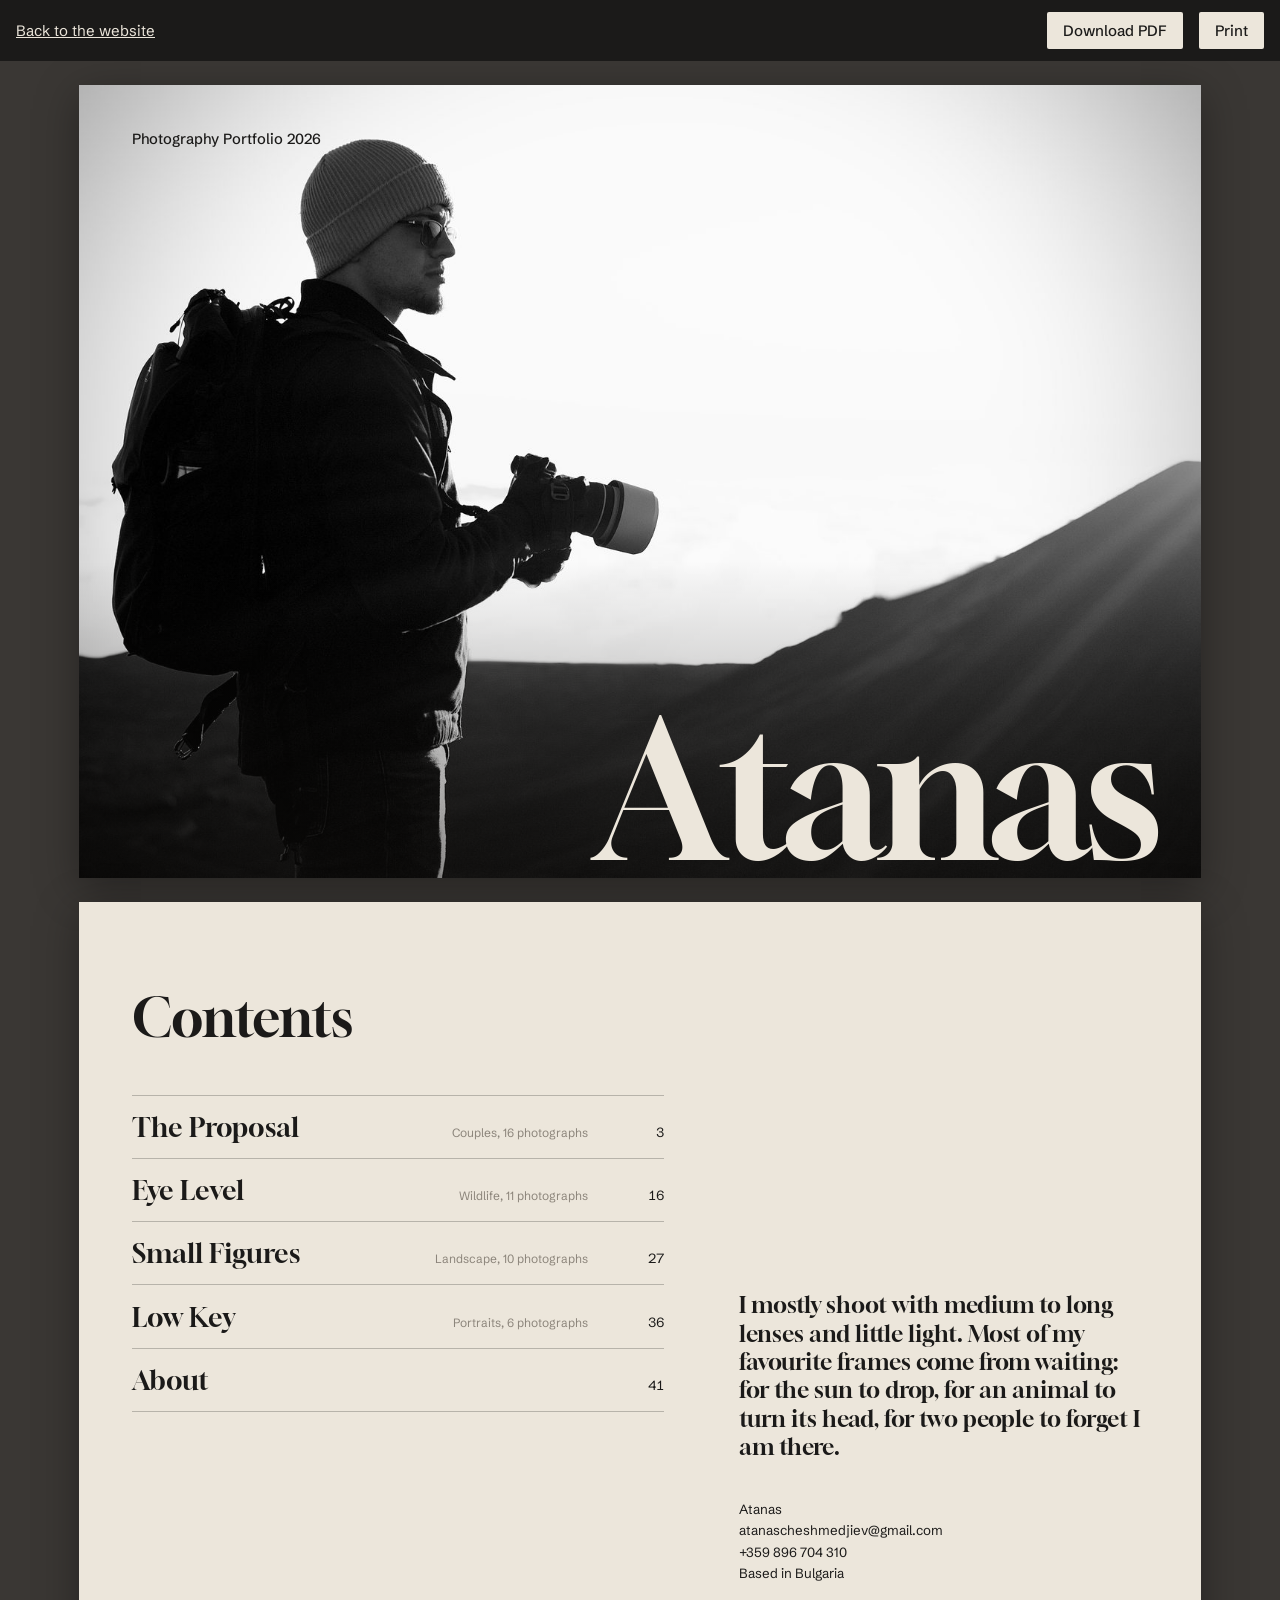
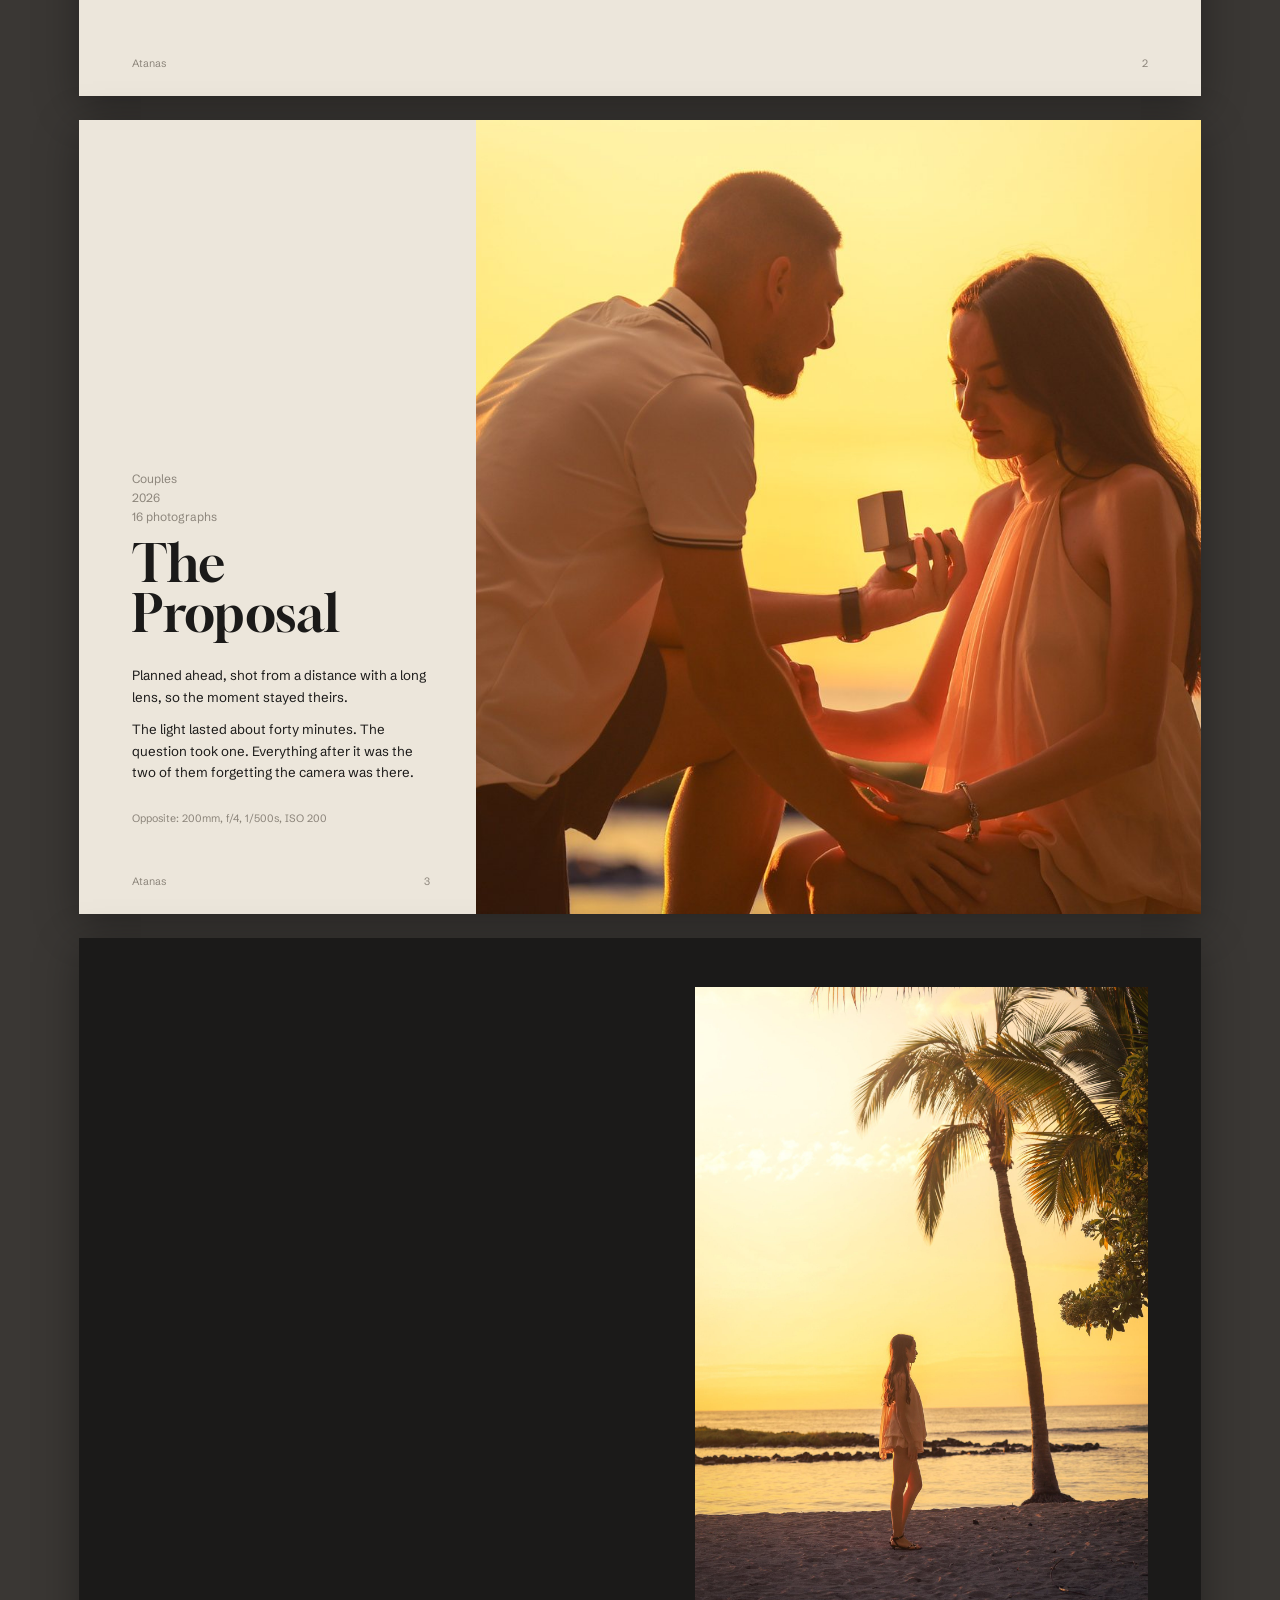
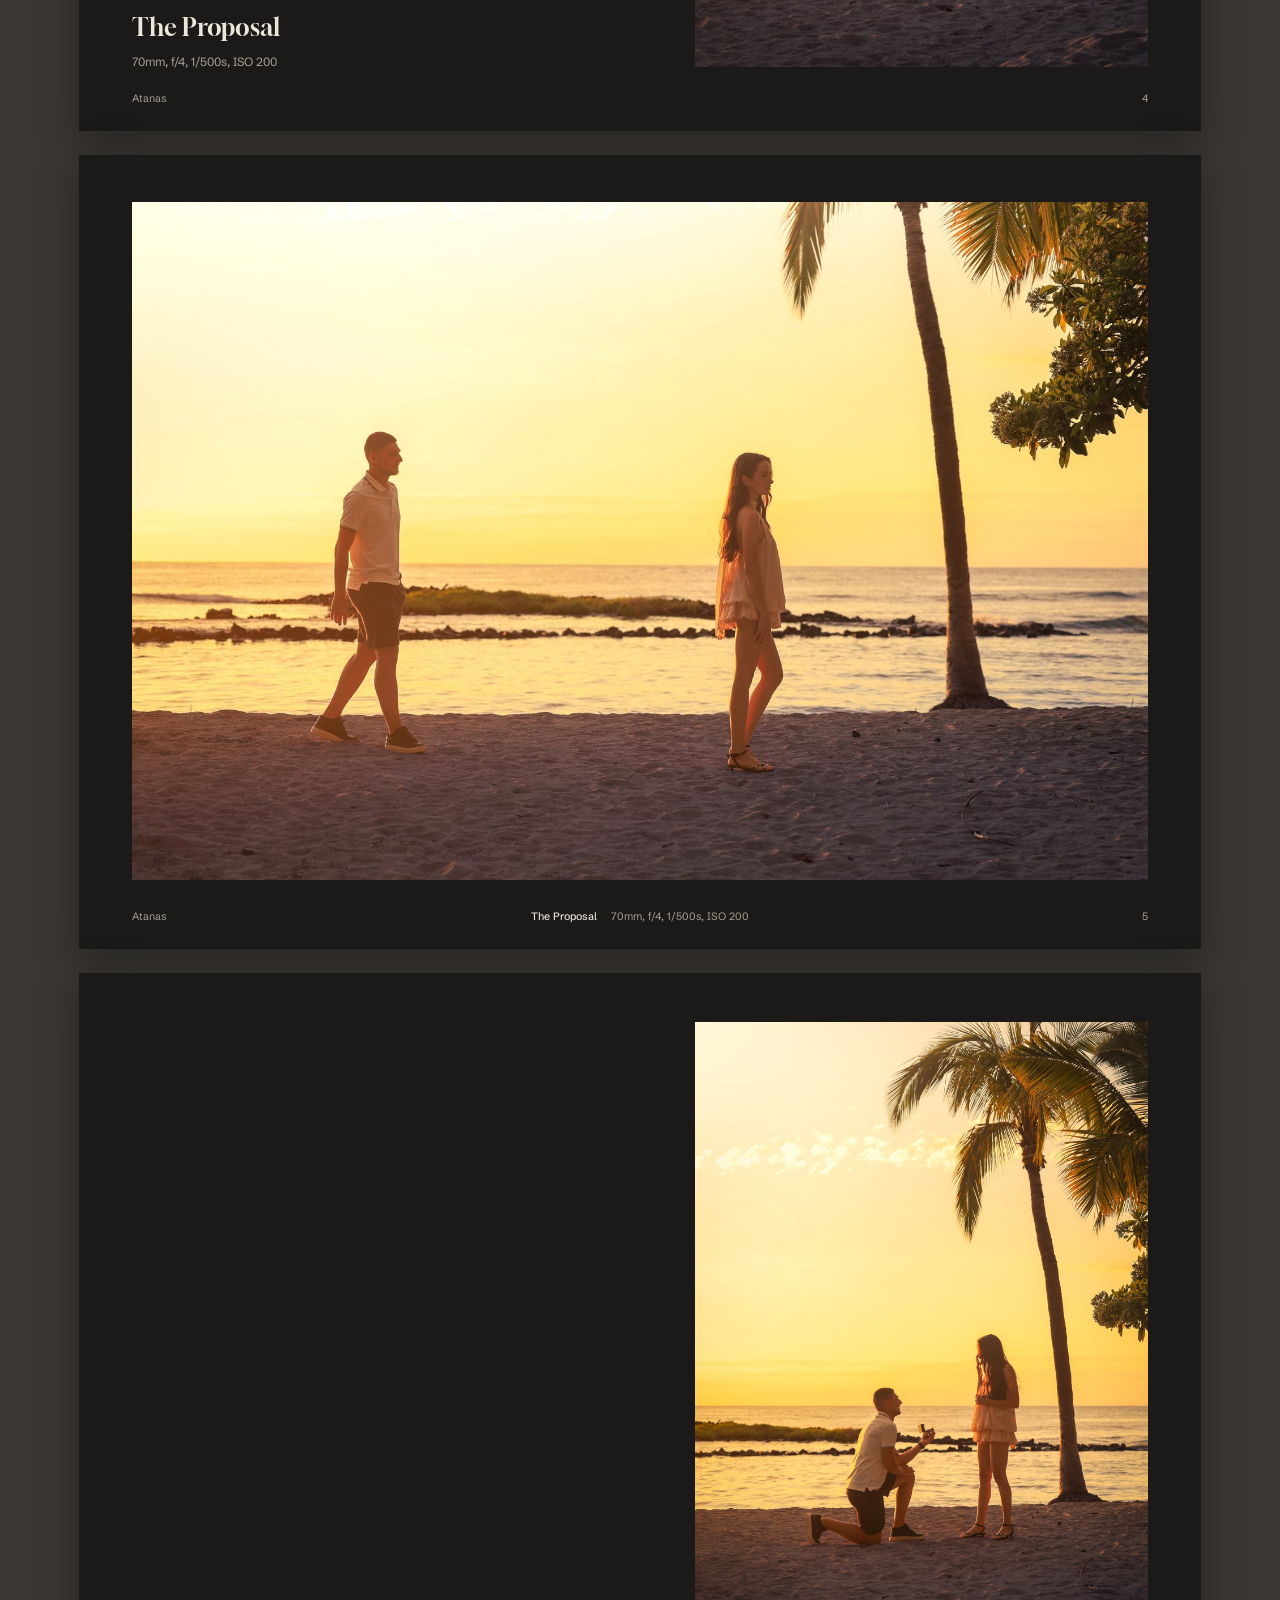
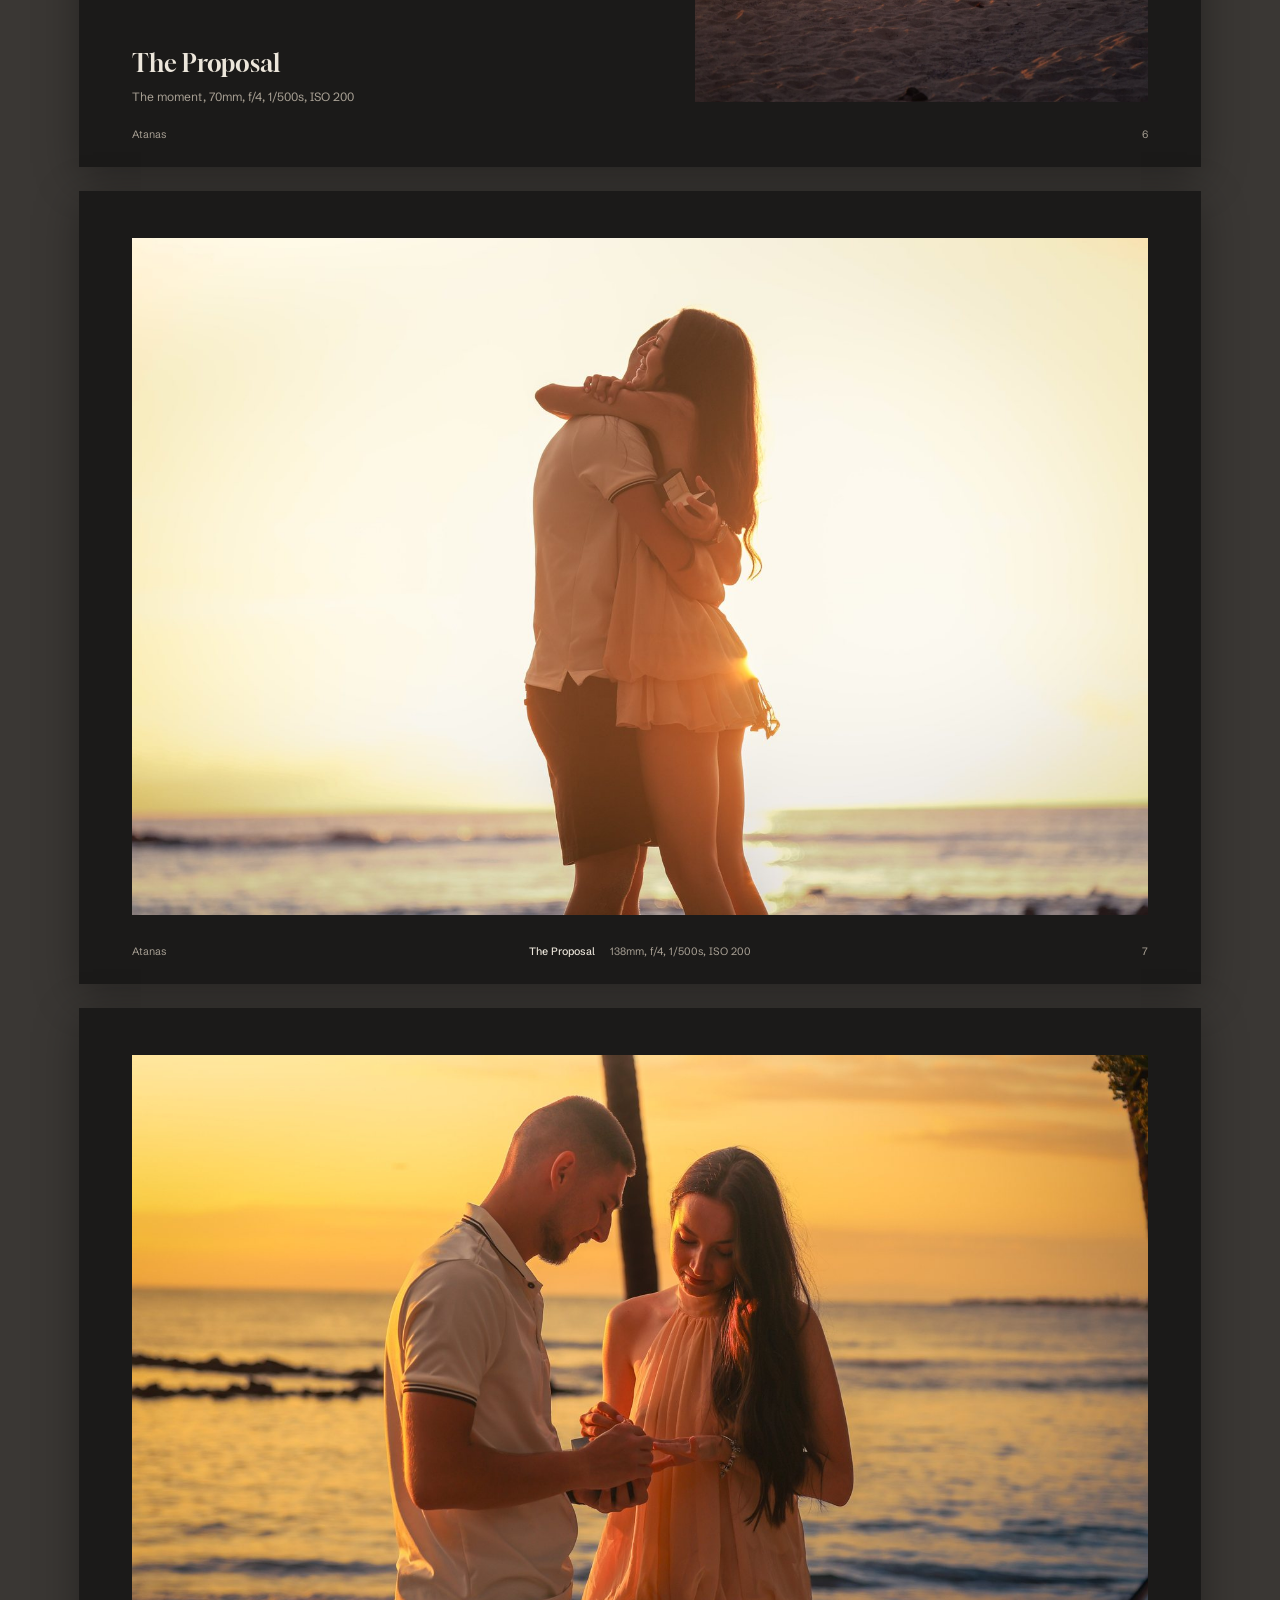
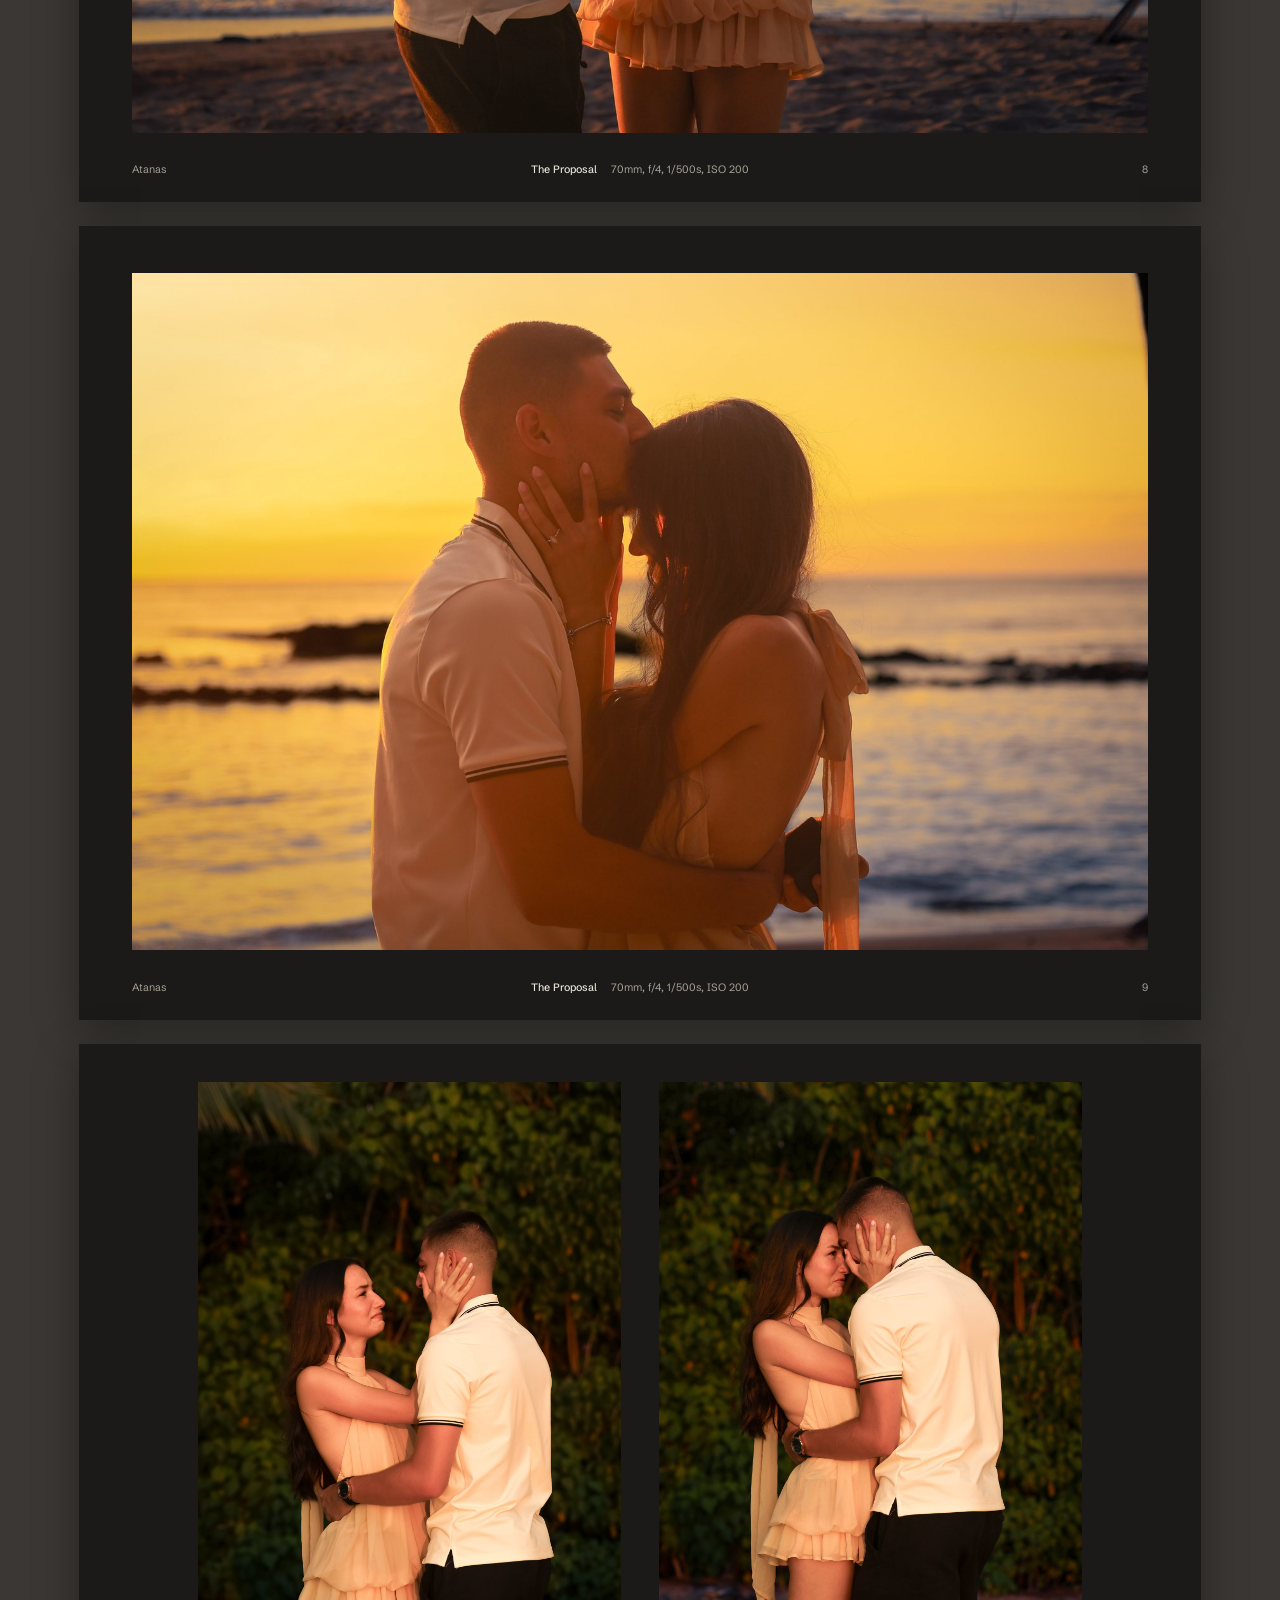
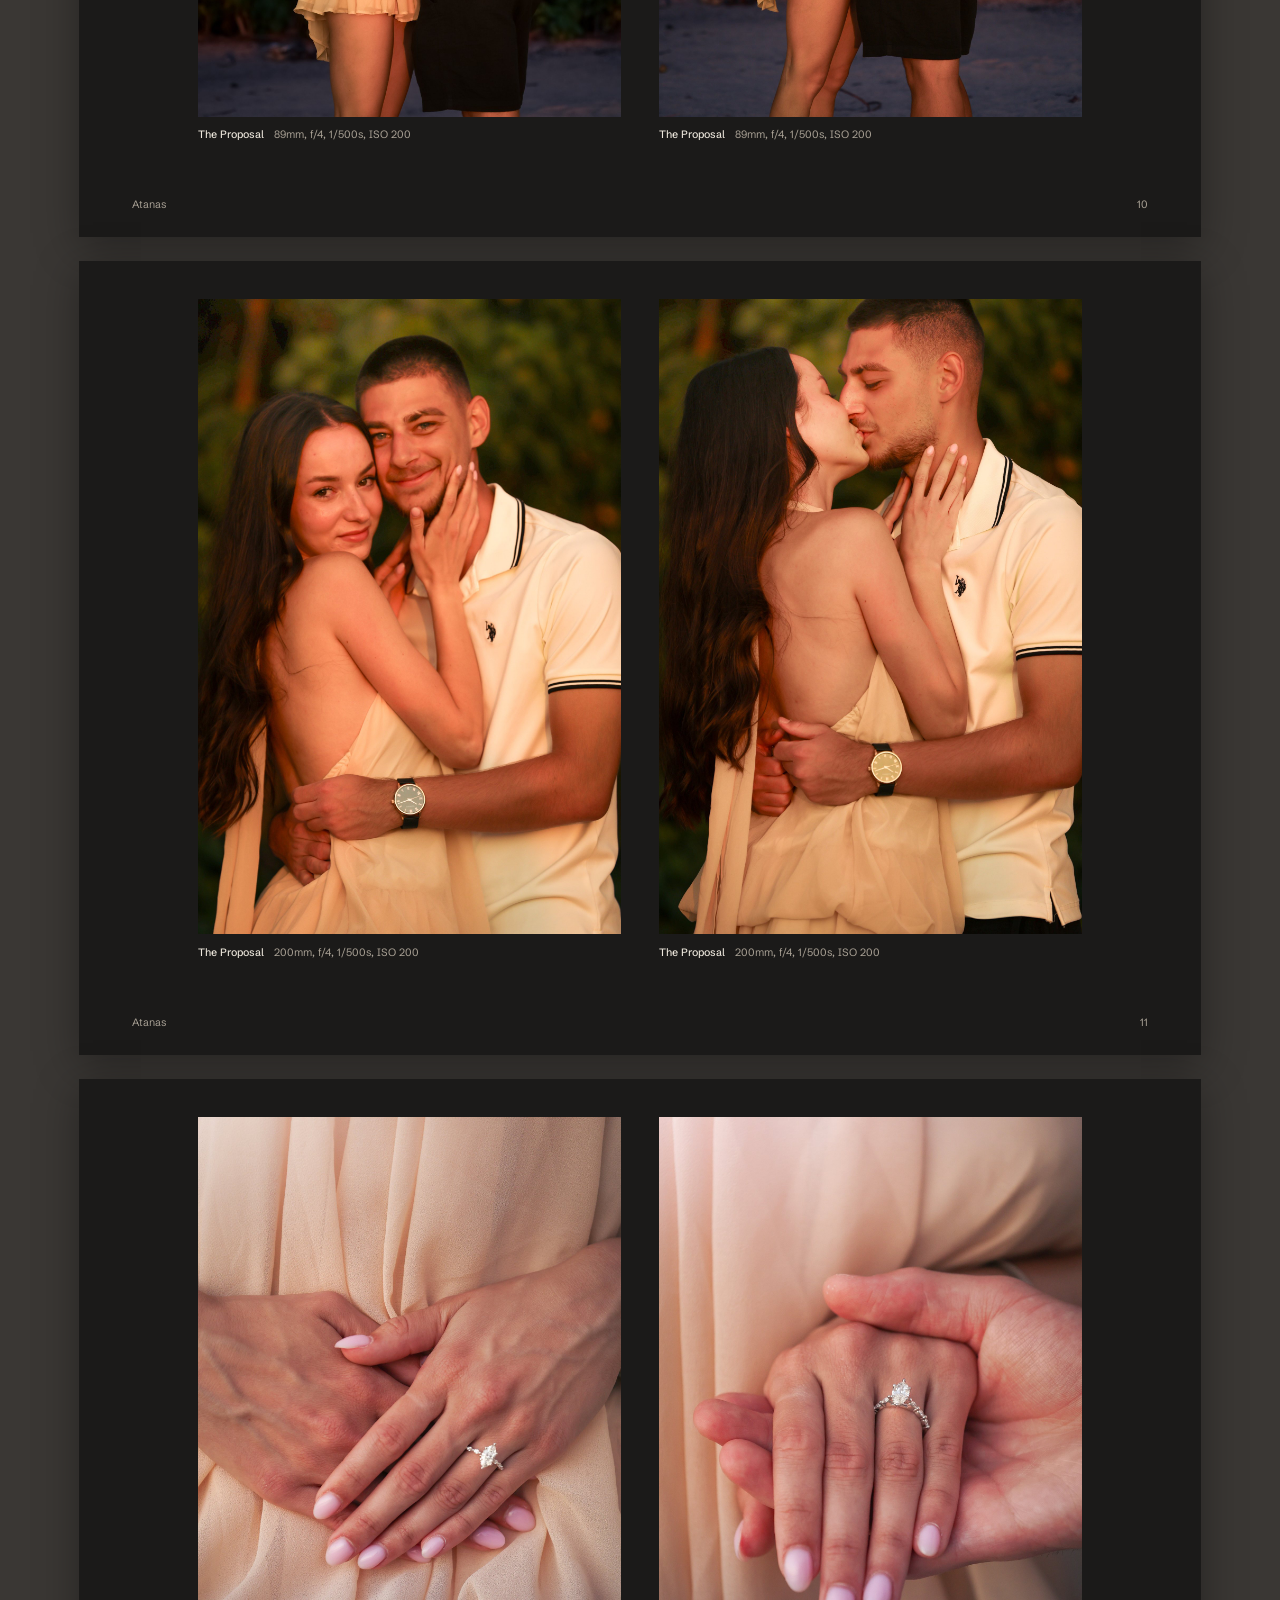
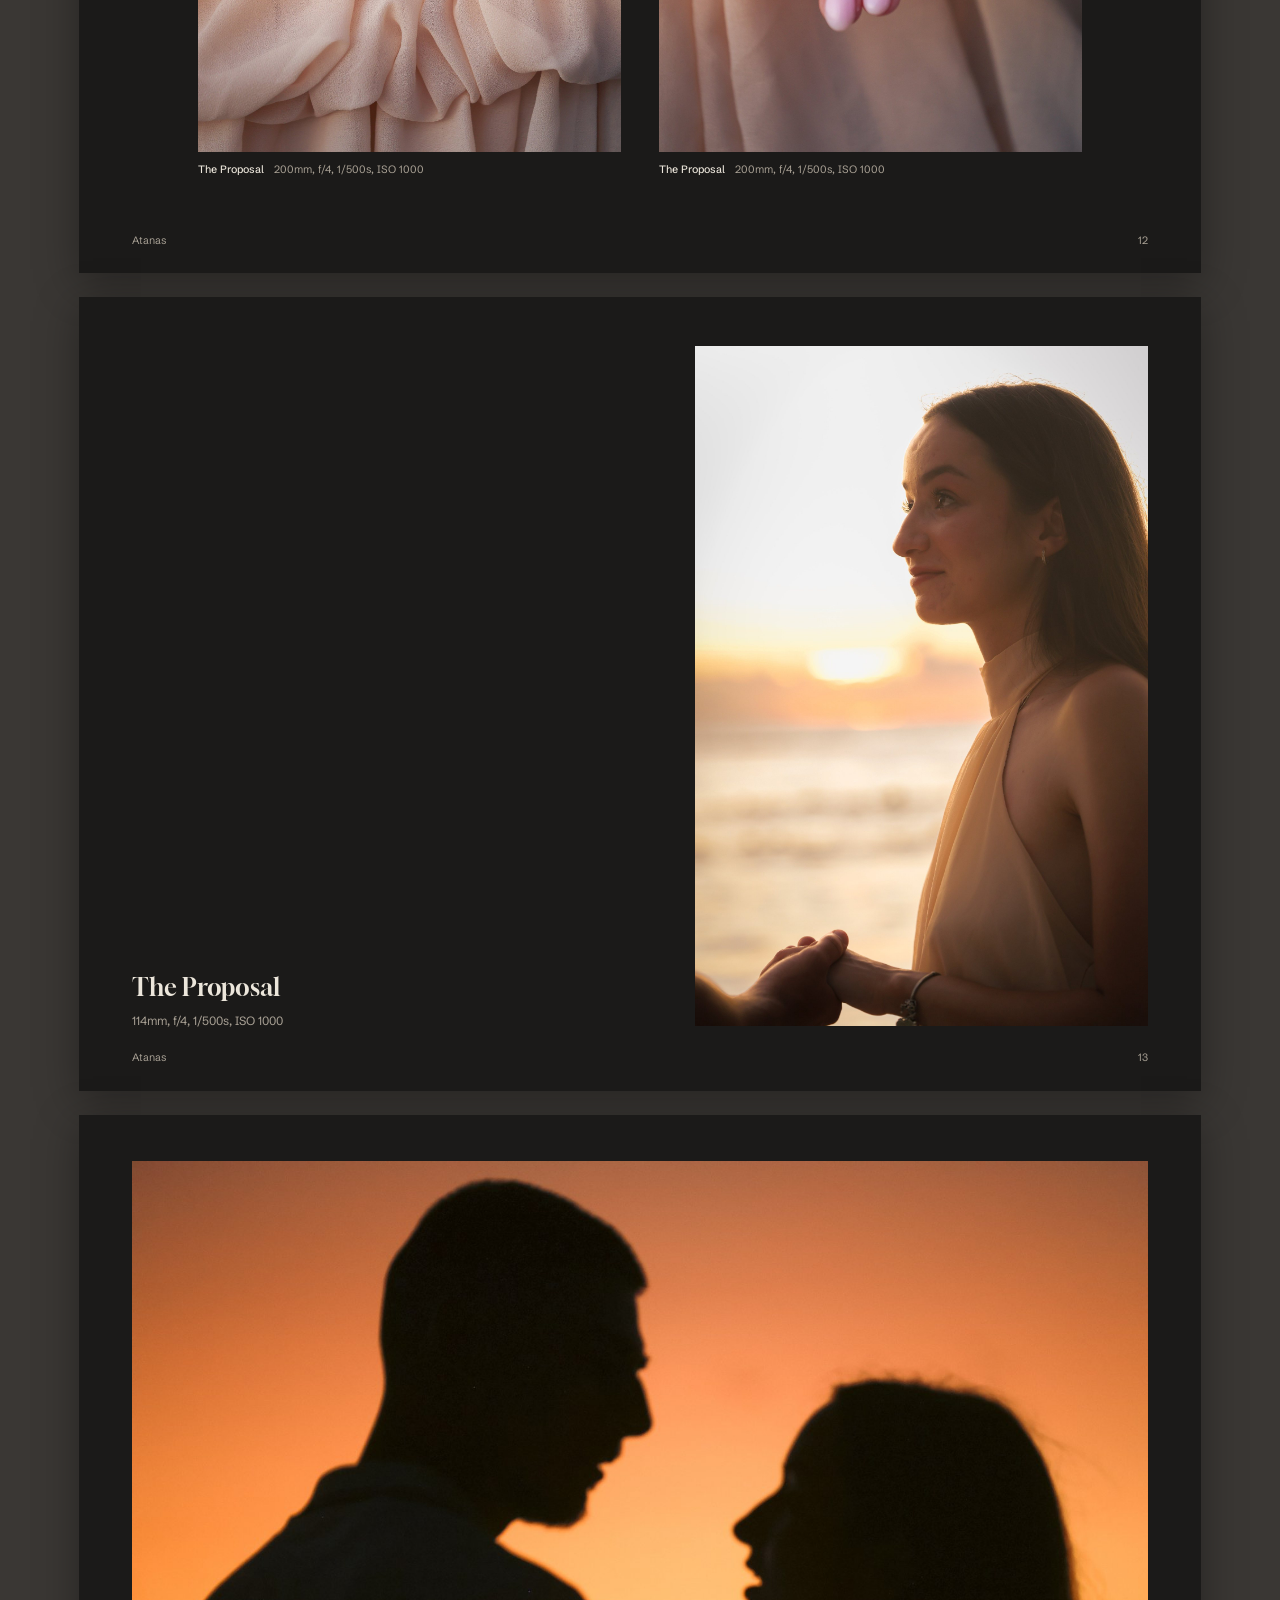
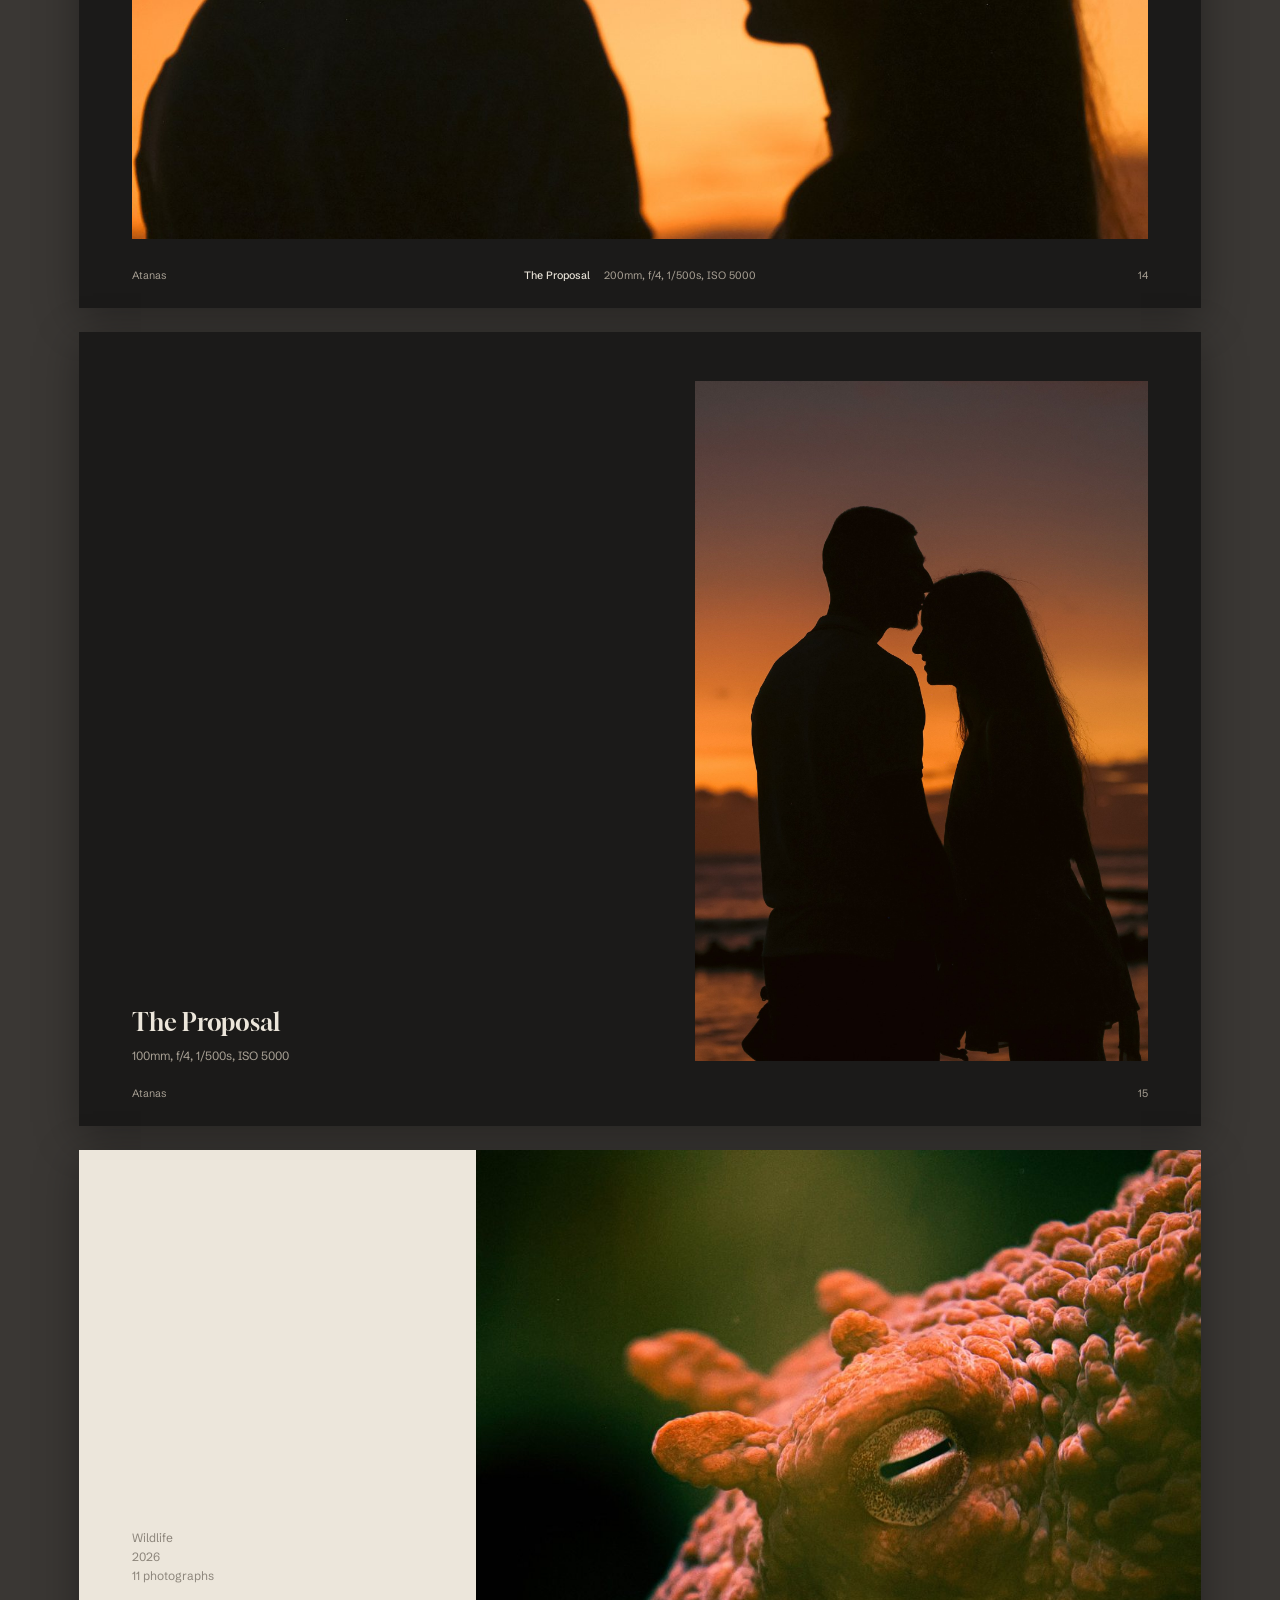
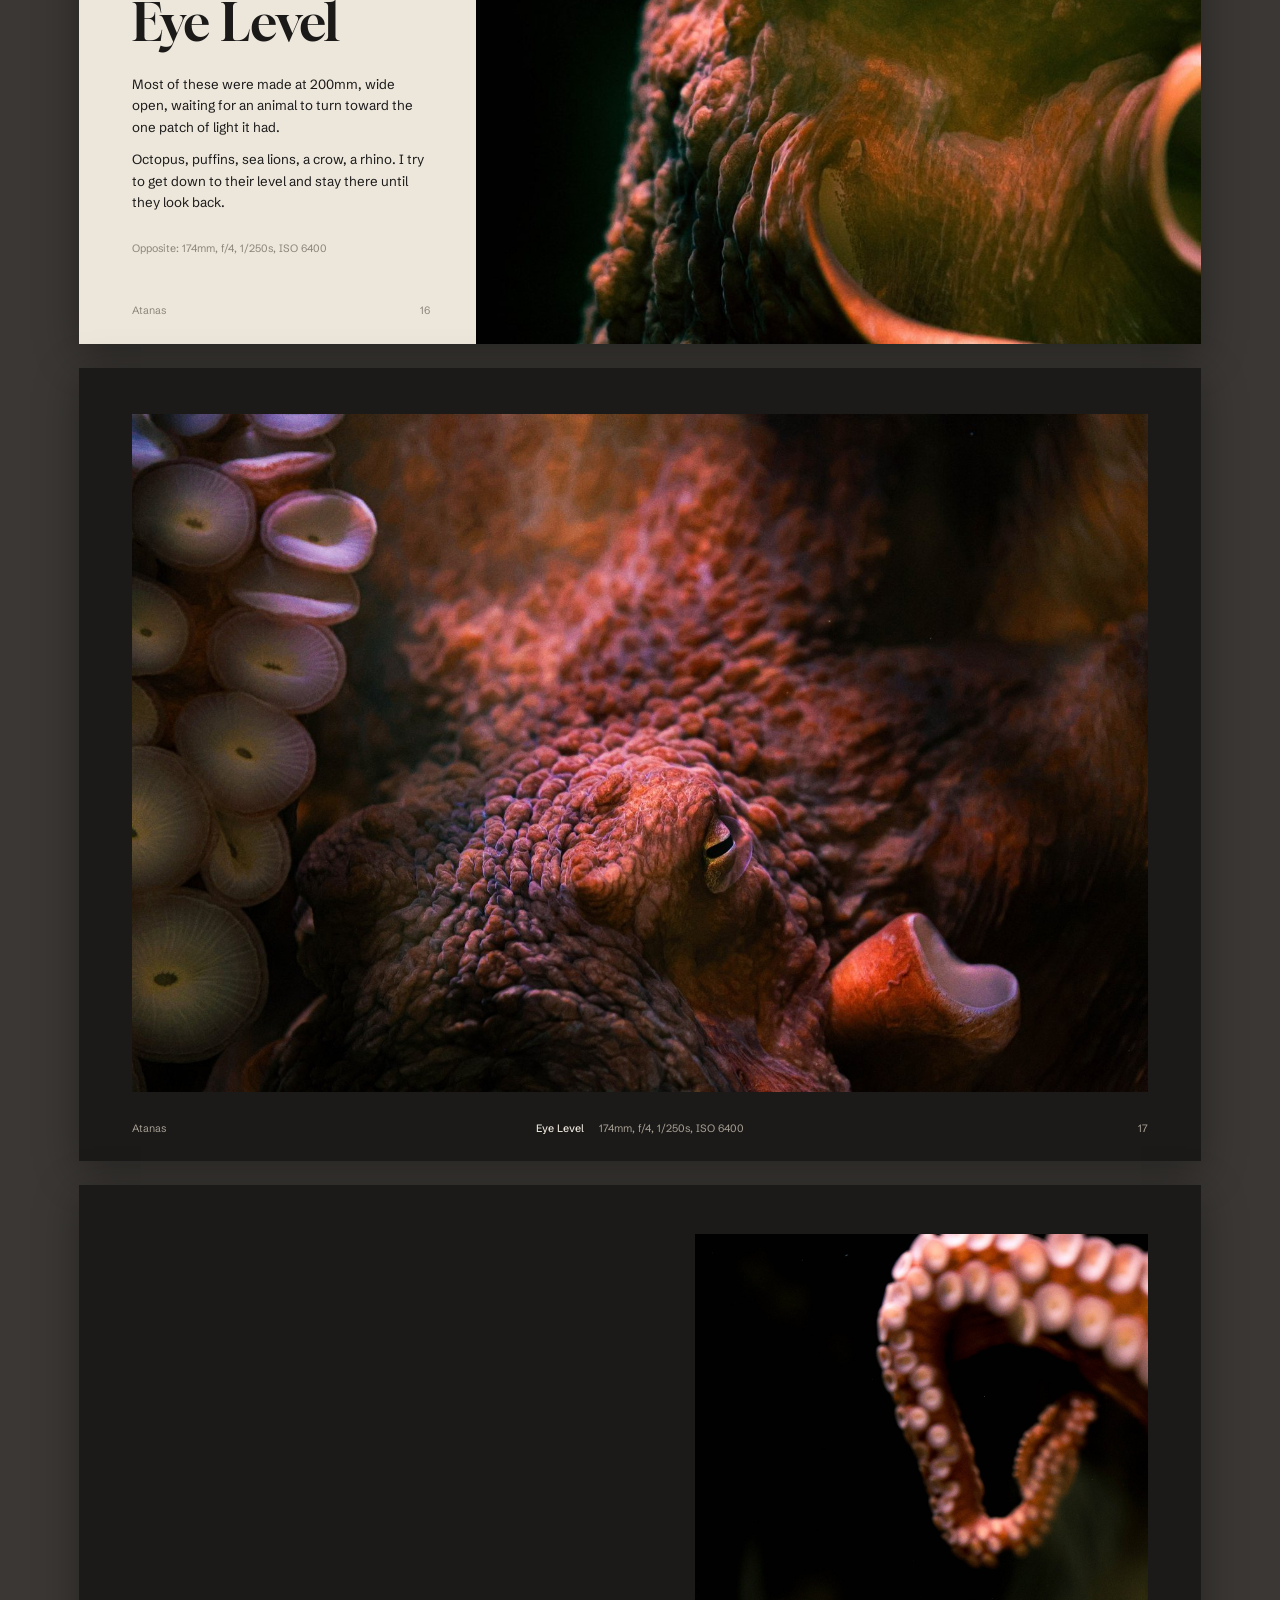
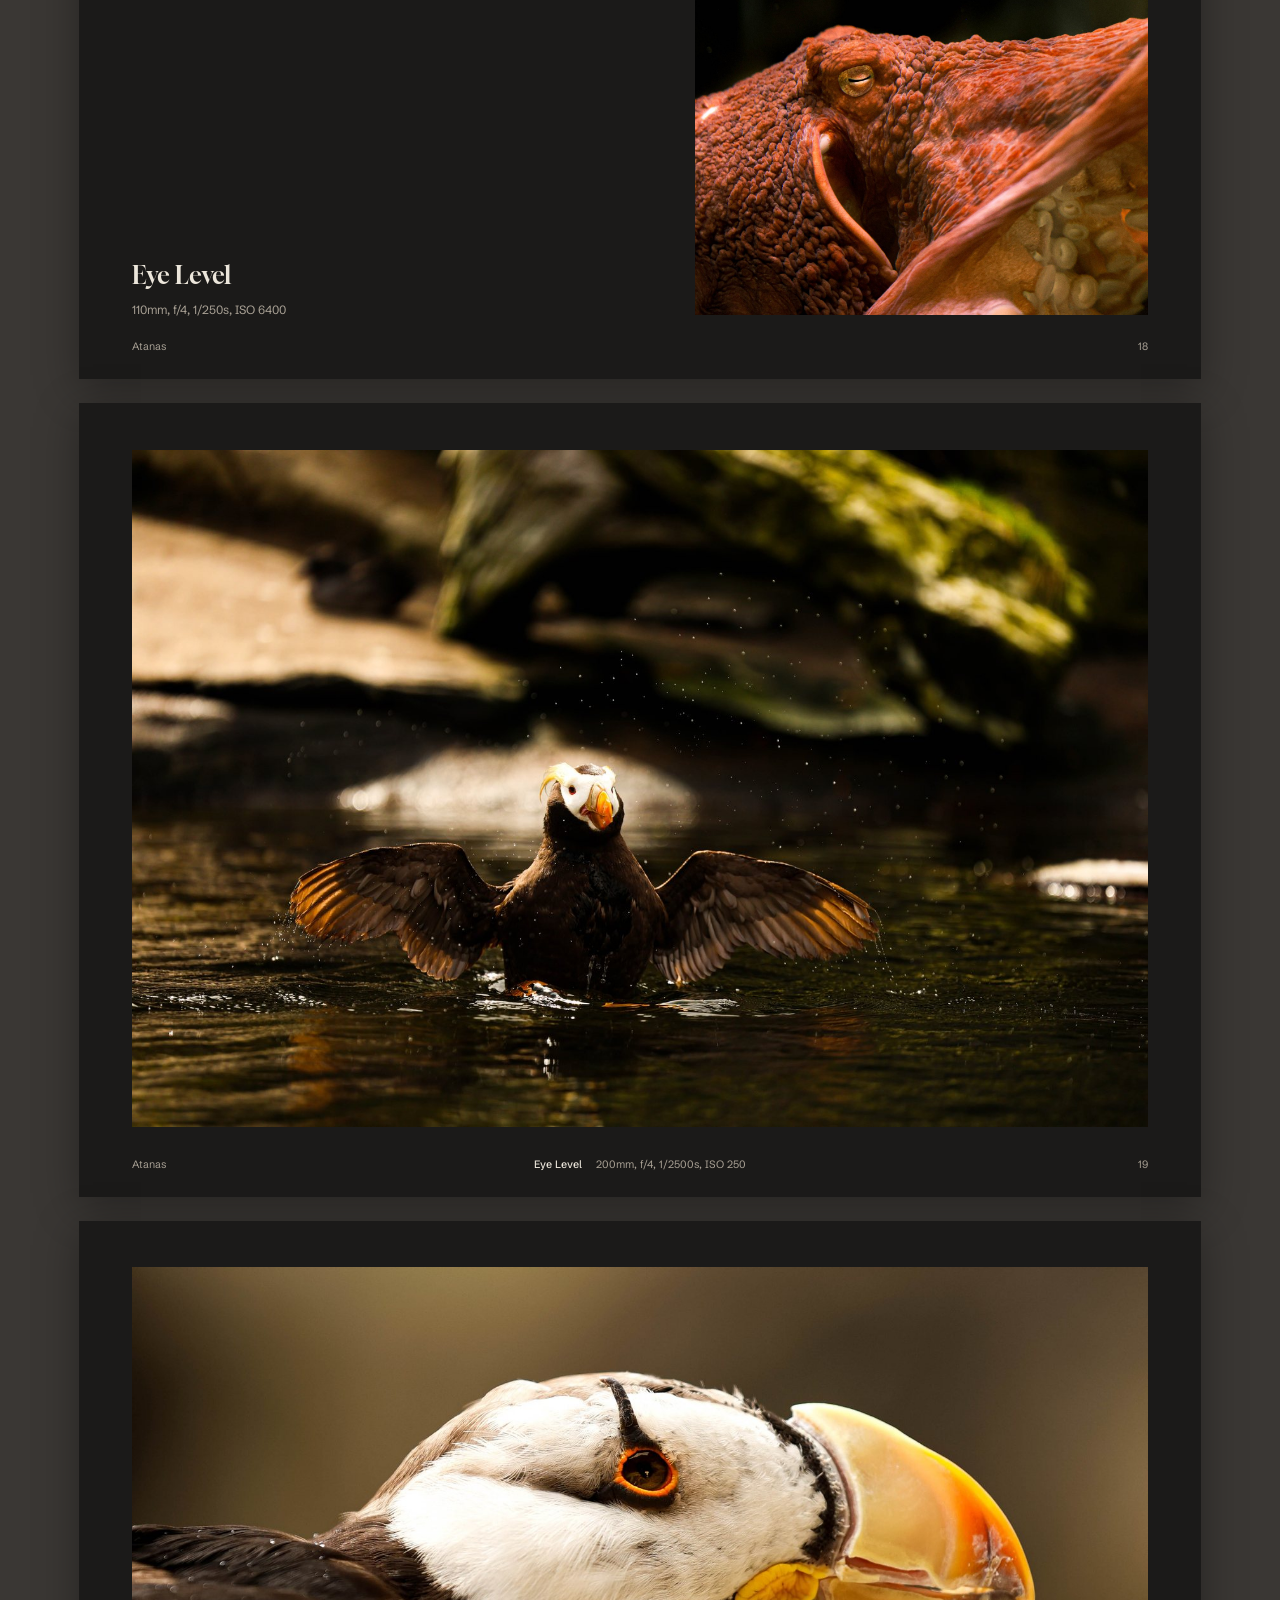
<file: print/index.html>
<!doctype html>
<html lang="en">
<head>
<meta charset="utf-8"><meta name="viewport" content="width=device-width, initial-scale=1">
<title>Atanas | Portfolio book</title>
<meta name="description" content="A printable portfolio book of Atanas's photography.">
<meta name="robots" content="noindex">
<link rel="icon" href="../assets/favicon.svg" type="image/svg+xml">
<link rel="stylesheet" href="../assets/css/print.css?v=2f974e2d">
</head>
<body>
<div class="toolbar"><a href="../index.html">Back to the website</a><span class="sp"></span><a class="tb-btn" href="Atanas-portfolio.pdf" download>Download PDF</a><button class="tb-btn" type="button" onclick="window.print()">Print</button></div>
<main class="book">
<section class="sheet cover">
  <img src="../images/img_1161-1600.jpg" alt="Atanas in a knit hat and sunglasses holding a camera with a long lens, silhouetted against a bright sky, in black and white">
  <div class="cover-top"><span>Photography Portfolio 2026</span></div>
  <div class="cover-mark">Atanas</div>
</section><section class="sheet contents">
  <div class="ct-left"><h2>Contents</h2><ol><li><span class="tt">The Proposal</span><span class="tc">Couples, 16 photographs</span><span class="tn">3</span></li><li><span class="tt">Eye Level</span><span class="tc">Wildlife, 11 photographs</span><span class="tn">16</span></li><li><span class="tt">Small Figures</span><span class="tc">Landscape, 10 photographs</span><span class="tn">27</span></li><li><span class="tt">Low Key</span><span class="tc">Portraits, 6 photographs</span><span class="tn">36</span></li><li><span class="tt">About</span><span class="tc"></span><span class="tn">41</span></li></ol></div>
  <div class="ct-right"><p class="lede">I mostly shoot with medium to long lenses and little light. Most of my favourite frames come from waiting: for the sun to drop, for an animal to turn its head, for two people to forget I am there.</p><p>Atanas<br>atanascheshmedjiev@gmail.com<br>+359 896 704 310<br>Based in Bulgaria</p></div>
  <footer class="pf"><span>Atanas</span><span>2</span></footer>
</section><section class="sheet opener-sheet">
  <div class="op-text">
    <p class="op-facts">Couples<br>2026<br>16 photographs</p>
    <h2>The Proposal</h2>
    <p>Planned ahead, shot from a distance with a long lens, so the moment stayed theirs.</p><p>The light lasted about forty minutes. The question took one. Everything after it was the two of them forgetting the camera was there.</p>
    <p class="op-cap">Opposite: 200mm, f/4, 1/500s, ISO 200</p>
    <footer class="pf"><span>Atanas</span><span>3</span></footer>
  </div>
  <div class="op-img"><img src="../images/predlojenie-4-1600.jpg" alt="Close view of the man on one knee holding out an open ring box, the woman smiling down"></div>
</section><section class="sheet dark single">
  <figure><img src="../images/predlojenie-1600.jpg" alt="A woman stands alone on the beach under a tall palm tree at sunset"><figcaption><strong>The Proposal</strong> 70mm, f/4, 1/500s, ISO 200</figcaption></figure>
  <footer class="pf"><span>Atanas</span><span>4</span></footer>
</section><section class="sheet dark full">
  <figure><img src="../images/predlojenie-2-1600.jpg" alt="A man walks across the sand toward a woman as the sun sets over the sea"><figcaption><strong>The Proposal</strong> 70mm, f/4, 1/500s, ISO 200</figcaption></figure>
  <footer class="pf"><span>Atanas</span><span>5</span></footer>
</section><section class="sheet dark single">
  <figure><img src="../images/predlojenie-3-1600.jpg" alt="The man kneels on the sand to propose beneath the palm tree"><figcaption><strong>The Proposal</strong> The moment, 70mm, f/4, 1/500s, ISO 200</figcaption></figure>
  <footer class="pf"><span>Atanas</span><span>6</span></footer>
</section><section class="sheet dark full">
  <figure><img src="../images/predlojenie-5-1600.jpg" alt="The couple embrace against a bright, hazy sunset over the water"><figcaption><strong>The Proposal</strong> 138mm, f/4, 1/500s, ISO 200</figcaption></figure>
  <footer class="pf"><span>Atanas</span><span>7</span></footer>
</section><section class="sheet dark full">
  <figure><img src="../images/predlojenie-6-1600.jpg" alt="The woman looks down at her ring while the man watches her"><figcaption><strong>The Proposal</strong> 70mm, f/4, 1/500s, ISO 200</figcaption></figure>
  <footer class="pf"><span>Atanas</span><span>8</span></footer>
</section><section class="sheet dark full">
  <figure><img src="../images/predlojenie-7-1600.jpg" alt="The man kisses the woman&#x27;s forehead with golden light behind them"><figcaption><strong>The Proposal</strong> 70mm, f/4, 1/500s, ISO 200</figcaption></figure>
  <footer class="pf"><span>Atanas</span><span>9</span></footer>
</section><section class="sheet dark pair">
  <figure><img src="../images/predlojenie-8-1600.jpg" alt="The couple face each other in front of dark green foliage, his hand on her cheek"><figcaption><strong>The Proposal</strong> 89mm, f/4, 1/500s, ISO 200</figcaption></figure>
  <figure><img src="../images/predlojenie-9-1600.jpg" alt="The couple lean their foreheads together in front of green foliage"><figcaption><strong>The Proposal</strong> 89mm, f/4, 1/500s, ISO 200</figcaption></figure>
  <footer class="pf"><span>Atanas</span><span>10</span></footer>
</section><section class="sheet dark pair">
  <figure><img src="../images/predlojenie-10-1600.jpg" alt="The couple smile at the camera, cheek to cheek"><figcaption><strong>The Proposal</strong> 200mm, f/4, 1/500s, ISO 200</figcaption></figure>
  <figure><img src="../images/predlojenie-11-1600.jpg" alt="The couple kiss in warm evening light"><figcaption><strong>The Proposal</strong> 200mm, f/4, 1/500s, ISO 200</figcaption></figure>
  <footer class="pf"><span>Atanas</span><span>11</span></footer>
</section><section class="sheet dark pair">
  <figure><img src="../images/predlojenie-12-1600.jpg" alt="Close-up of her hands crossed over her dress, the engagement ring on her finger"><figcaption><strong>The Proposal</strong> 200mm, f/4, 1/500s, ISO 1000</figcaption></figure>
  <figure><img src="../images/predlojenie-13-1600.jpg" alt="Her hand resting in his, showing the engagement ring"><figcaption><strong>The Proposal</strong> 200mm, f/4, 1/500s, ISO 1000</figcaption></figure>
  <footer class="pf"><span>Atanas</span><span>12</span></footer>
</section><section class="sheet dark single">
  <figure><img src="../images/predlojenie-14-1600.jpg" alt="Profile of the woman against the setting sun, holding his hand"><figcaption><strong>The Proposal</strong> 114mm, f/4, 1/500s, ISO 1000</figcaption></figure>
  <footer class="pf"><span>Atanas</span><span>13</span></footer>
</section><section class="sheet dark full">
  <figure><img src="../images/predlojenie-15-1600.jpg" alt="Silhouettes of the couple face to face against an orange sky"><figcaption><strong>The Proposal</strong> 200mm, f/4, 1/500s, ISO 5000</figcaption></figure>
  <footer class="pf"><span>Atanas</span><span>14</span></footer>
</section><section class="sheet dark single">
  <figure><img src="../images/predlojenie-17-1600.jpg" alt="Silhouettes of the couple, his lips on her forehead, after sunset"><figcaption><strong>The Proposal</strong> 100mm, f/4, 1/500s, ISO 5000</figcaption></figure>
  <footer class="pf"><span>Atanas</span><span>15</span></footer>
</section><section class="sheet opener-sheet">
  <div class="op-text">
    <p class="op-facts">Wildlife<br>2026<br>11 photographs</p>
    <h2>Eye Level</h2>
    <p>Most of these were made at 200mm, wide open, waiting for an animal to turn toward the one patch of light it had.</p><p>Octopus, puffins, sea lions, a crow, a rhino. I try to get down to their level and stay there until they look back.</p>
    <p class="op-cap">Opposite: 174mm, f/4, 1/250s, ISO 6400</p>
    <footer class="pf"><span>Atanas</span><span>16</span></footer>
  </div>
  <div class="op-img"><img src="../images/8c5a1468-1600.jpg" alt="Close-up of a red giant octopus, its eye half closed, against a dark green background"></div>
</section><section class="sheet dark full">
  <figure><img src="../images/8c5a1460-1600.jpg" alt="A red octopus pressed against glass, suckers in the foreground"><figcaption><strong>Eye Level</strong> 174mm, f/4, 1/250s, ISO 6400</figcaption></figure>
  <footer class="pf"><span>Atanas</span><span>17</span></footer>
</section><section class="sheet dark single">
  <figure><img src="../images/8c5a1521-1600.jpg" alt="An octopus tentacle curls above the animal&#x27;s head in near darkness"><figcaption><strong>Eye Level</strong> 110mm, f/4, 1/250s, ISO 6400</figcaption></figure>
  <footer class="pf"><span>Atanas</span><span>18</span></footer>
</section><section class="sheet dark full">
  <figure><img src="../images/8c5a1384-1600.jpg" alt="A horned puffin spreads its wings while standing in shallow water"><figcaption><strong>Eye Level</strong> 200mm, f/4, 1/2500s, ISO 250</figcaption></figure>
  <footer class="pf"><span>Atanas</span><span>19</span></footer>
</section><section class="sheet dark full">
  <figure><img src="../images/8c5a1576-1600.jpg" alt="Profile of a horned puffin with an orange bill and orange eye ring"><figcaption><strong>Eye Level</strong> 200mm, f/4, 1/2000s, ISO 500</figcaption></figure>
  <footer class="pf"><span>Atanas</span><span>20</span></footer>
</section><section class="sheet dark full">
  <figure><img src="../images/8c5a1704-1600.jpg" alt="A sea lion with its mouth open emerges from shadow"><figcaption><strong>Eye Level</strong> 191mm, f/4, 1/1600s, ISO 1250</figcaption></figure>
  <footer class="pf"><span>Atanas</span><span>21</span></footer>
</section><section class="sheet dark full">
  <figure><img src="../images/8c5a1725-1600.jpg" alt="A sea lion roaring in deep shadow, only its open mouth and whiskers lit"><figcaption><strong>Eye Level</strong> 191mm, f/4, 1/8000s, ISO 10000</figcaption></figure>
  <footer class="pf"><span>Atanas</span><span>22</span></footer>
</section><section class="sheet dark single">
  <figure><img src="../images/8c5a0834-1600.jpg" alt="A tiny white bird perched on a mossy rock beneath a dark cliff face"><figcaption><strong>Eye Level</strong> 200mm, f/4, 1/1000s, ISO 3200</figcaption></figure>
  <footer class="pf"><span>Atanas</span><span>23</span></footer>
</section><section class="sheet dark full">
  <figure><img src="../images/8c5a0921-1600.jpg" alt="A black crow on the end of a wooden post against a pure white sky"><figcaption><strong>Eye Level</strong> 200mm, f/4, 1/1250s, ISO 800</figcaption></figure>
  <footer class="pf"><span>Atanas</span><span>24</span></footer>
</section><section class="sheet dark full">
  <figure><img src="../images/img_9563-1600.jpg" alt="A Komodo dragon resting low on warm-lit ground"><figcaption><strong>Eye Level</strong> 50mm, f/2, 1/125s, ISO 100</figcaption></figure>
  <footer class="pf"><span>Atanas</span><span>25</span></footer>
</section><section class="sheet dark full">
  <figure><img src="../images/img_9640-1600.jpg" alt="A white rhinoceros standing in a lit doorway framed by darkness"><figcaption><strong>Eye Level</strong> 50mm, f/2, 1/500s, ISO 640</figcaption></figure>
  <footer class="pf"><span>Atanas</span><span>26</span></footer>
</section><section class="sheet opener-sheet">
  <div class="op-text">
    <p class="op-facts">Landscape<br>2023–2026<br>10 photographs</p>
    <h2>Small Figures</h2>
    <p>A lot of these frames have a person in them, and they are almost always tiny. I like what that does to the land: it stops being scenery and starts being a place someone is standing in.</p><p>Canyons, coastline, desert and forest, photographed over several years of travelling, mostly with one camera and one lens.</p>
    <p class="op-cap">Opposite: 50mm, f/7.1, 1/1250s, ISO 200</p>
    <footer class="pf"><span>Atanas</span><span>27</span></footer>
  </div>
  <div class="op-img"><img src="../images/portfolio-5-1600.jpg" alt="A tiny figure stands on top of a huge striped orange sandstone dome under a deep blue sky"></div>
</section><section class="sheet dark full">
  <figure><img src="../images/portfolio-7-1600.jpg" alt="A person sits on a cliff ledge above the sea, warm sunset light on the rock wall"><figcaption><strong>Small Figures</strong> </figcaption></figure>
  <footer class="pf"><span>Atanas</span><span>28</span></footer>
</section><section class="sheet dark full">
  <figure><img src="../images/portfolio-15-1600.jpg" alt="A man in a hat walks across red desert ground toward distant striped hills"><figcaption><strong>Small Figures</strong> 50mm, f/7.1, 1/640s, ISO 200</figcaption></figure>
  <footer class="pf"><span>Atanas</span><span>29</span></footer>
</section><section class="sheet dark full">
  <figure><img src="../images/portfolio-3-1600.jpg" alt="A golden valley at sunset framed by pine branches, mountains on the horizon"><figcaption><strong>Small Figures</strong> 50mm, f/1.8, 1/800s, ISO 250</figcaption></figure>
  <footer class="pf"><span>Atanas</span><span>30</span></footer>
</section><section class="sheet dark pair">
  <figure><img src="../images/portfolio-10-1600.jpg" alt="Looking up through a narrow red slot canyon to a bright sliver of sky"><figcaption><strong>Small Figures</strong> 50mm, f/2, 1/320s, ISO 250</figcaption></figure>
  <figure><img src="../images/portfolio-6-1600.jpg" alt="Black and white view of curving canyon walls with a person in a hat at the bottom"><figcaption><strong>Small Figures</strong> 50mm, f/2, 1/400s, ISO 250</figcaption></figure>
  <footer class="pf"><span>Atanas</span><span>31</span></footer>
</section><section class="sheet dark single">
  <figure><img src="../images/portfolio-2-1600.jpg" alt="A sea stack in mist on a flat, reflective beach with an elk walking past"><figcaption><strong>Small Figures</strong> 50mm, f/5.6, 1/320s, ISO 800</figcaption></figure>
  <footer class="pf"><span>Atanas</span><span>32</span></footer>
</section><section class="sheet dark single">
  <figure><img src="../images/portfolio-12-1600.jpg" alt="A waterfall pours into a still pool beside a mossy boulder and a fallen log"><figcaption><strong>Small Figures</strong> 23mm, f/22, 10s, ISO 100</figcaption></figure>
  <footer class="pf"><span>Atanas</span><span>33</span></footer>
</section><section class="sheet dark full">
  <figure><img src="../images/portfolio-11-1600.jpg" alt="A dark figure on a snowy forest path walks toward a single glowing light"><figcaption><strong>Small Figures</strong> 50mm, f/1.8, 1/160s, ISO 800</figcaption></figure>
  <footer class="pf"><span>Atanas</span><span>34</span></footer>
</section><section class="sheet dark full">
  <figure><img src="../images/8c5a3417-1600.jpg" alt="Dense bamboo forest with crossing green stems"><figcaption><strong>Small Figures</strong> 94mm, f/4, 1/500s, ISO 400</figcaption></figure>
  <footer class="pf"><span>Atanas</span><span>35</span></footer>
</section><section class="sheet opener-sheet">
  <div class="op-text">
    <p class="op-facts">Portraits<br>2022–2025<br>6 photographs</p>
    <h2>Low Key</h2>
    <p>I would rather leave most of the frame dark and let a face find its way out of it.</p><p>Faces, hands and the occasional street corner.</p>
    <p class="op-cap">Opposite: 185mm, f/4, 1/640s, ISO 100</p>
    <footer class="pf"><span>Atanas</span><span>36</span></footer>
  </div>
  <div class="op-img"><img src="../images/portfolio-14-1600.jpg" alt="A man in glasses and a trench coat looks over his shoulder, half his face in shadow"></div>
</section><section class="sheet dark pair">
  <figure><img src="../images/portfolio-1-1600.jpg" alt="Black and white profile portrait of a young man against a black background"><figcaption><strong>Low Key</strong> </figcaption></figure>
  <figure><img src="../images/portfolio-8-1600.jpg" alt="An older man with blue eyes looks past the camera in dim light"><figcaption><strong>Low Key</strong> 47mm, f/5.6, 1/60s, ISO 800</figcaption></figure>
  <footer class="pf"><span>Atanas</span><span>37</span></footer>
</section><section class="sheet dark full">
  <figure><img src="../images/portfolio-9-1600.jpg" alt="A woman lit by red neon light looks at the camera"><figcaption><strong>Low Key</strong> </figcaption></figure>
  <footer class="pf"><span>Atanas</span><span>38</span></footer>
</section><section class="sheet dark full">
  <figure><img src="../images/portfolio-4-1600.jpg" alt="Black and white photograph of an older man working with his hands at a table"><figcaption><strong>Low Key</strong> 50mm, f/1.8, 1/160s, ISO 250</figcaption></figure>
  <footer class="pf"><span>Atanas</span><span>39</span></footer>
</section><section class="sheet dark full">
  <figure><img src="../images/portfolio-13-1600.jpg" alt="Black and white street scene of a man bent over beside a full cart on a cobbled road"><figcaption><strong>Low Key</strong> 50mm, f/1.8, 1/800s, ISO 200</figcaption></figure>
  <footer class="pf"><span>Atanas</span><span>40</span></footer>
</section><section class="sheet about-sheet">
  <div class="ab-img"><img src="../images/img_1161-1600.jpg" alt="Atanas in a knit hat and sunglasses holding a camera with a long lens, silhouetted against a bright sky, in black and white" style="object-position:24% 50%"></div>
  <div class="ab-text">
    <h2>About</h2>
    <p class="lede">I mostly shoot with medium to long lenses and little light. Most of my favourite frames come from waiting: for the sun to drop, for an animal to turn its head, for two people to forget I am there.</p>
    <p>I learned on a Canon 1200D with the 18-55mm f/3.5-5.6 kit lens, photographing whatever stood still long enough. These days it is mostly people: proposals, couples and portraits, plus the animals and landscapes I go looking for between sessions.</p><p>I like shadows more than most photographers do. I would rather leave something dark and let one face, one hand or one ridge catch the light than show everything at once.</p>
    <h3>What I carry</h3><p class="gear">Canon EOS R6 Mark II, Canon EOS RP, Canon RF 70–200mm F4 L IS USM, Canon RF 50mm F1.8 STM.</p>
    <footer class="pf"><span>Atanas</span><span>41</span></footer>
  </div>
</section><section class="sheet back">
  <img src="../images/predlojenie-4-1600.jpg" alt="Close view of the man on one knee holding out an open ring box, the woman smiling down">
  <div class="back-copy">
    <h2>Planning something worth remembering?</h2>
    <p class="mail">atanascheshmedjiev@gmail.com</p>
    <p class="mail">+359 896 704 310</p>
    <p>Based in Bulgaria | atanascheshmedjiev.github.io/Photography-Portfolio</p>
    <div class="back-mark">Atanas</div>
  </div>
</section>
</main>
<script>
(function(){var b=document.querySelector(".book");function fit(){var w=Math.min(1,(window.innerWidth-24)/1123);b.style.zoom=w;}fit();window.addEventListener("resize",fit);
window.addEventListener("beforeprint",function(){b.style.zoom=1});window.addEventListener("afterprint",fit);})();
</script>
</body>
</html>
</file>
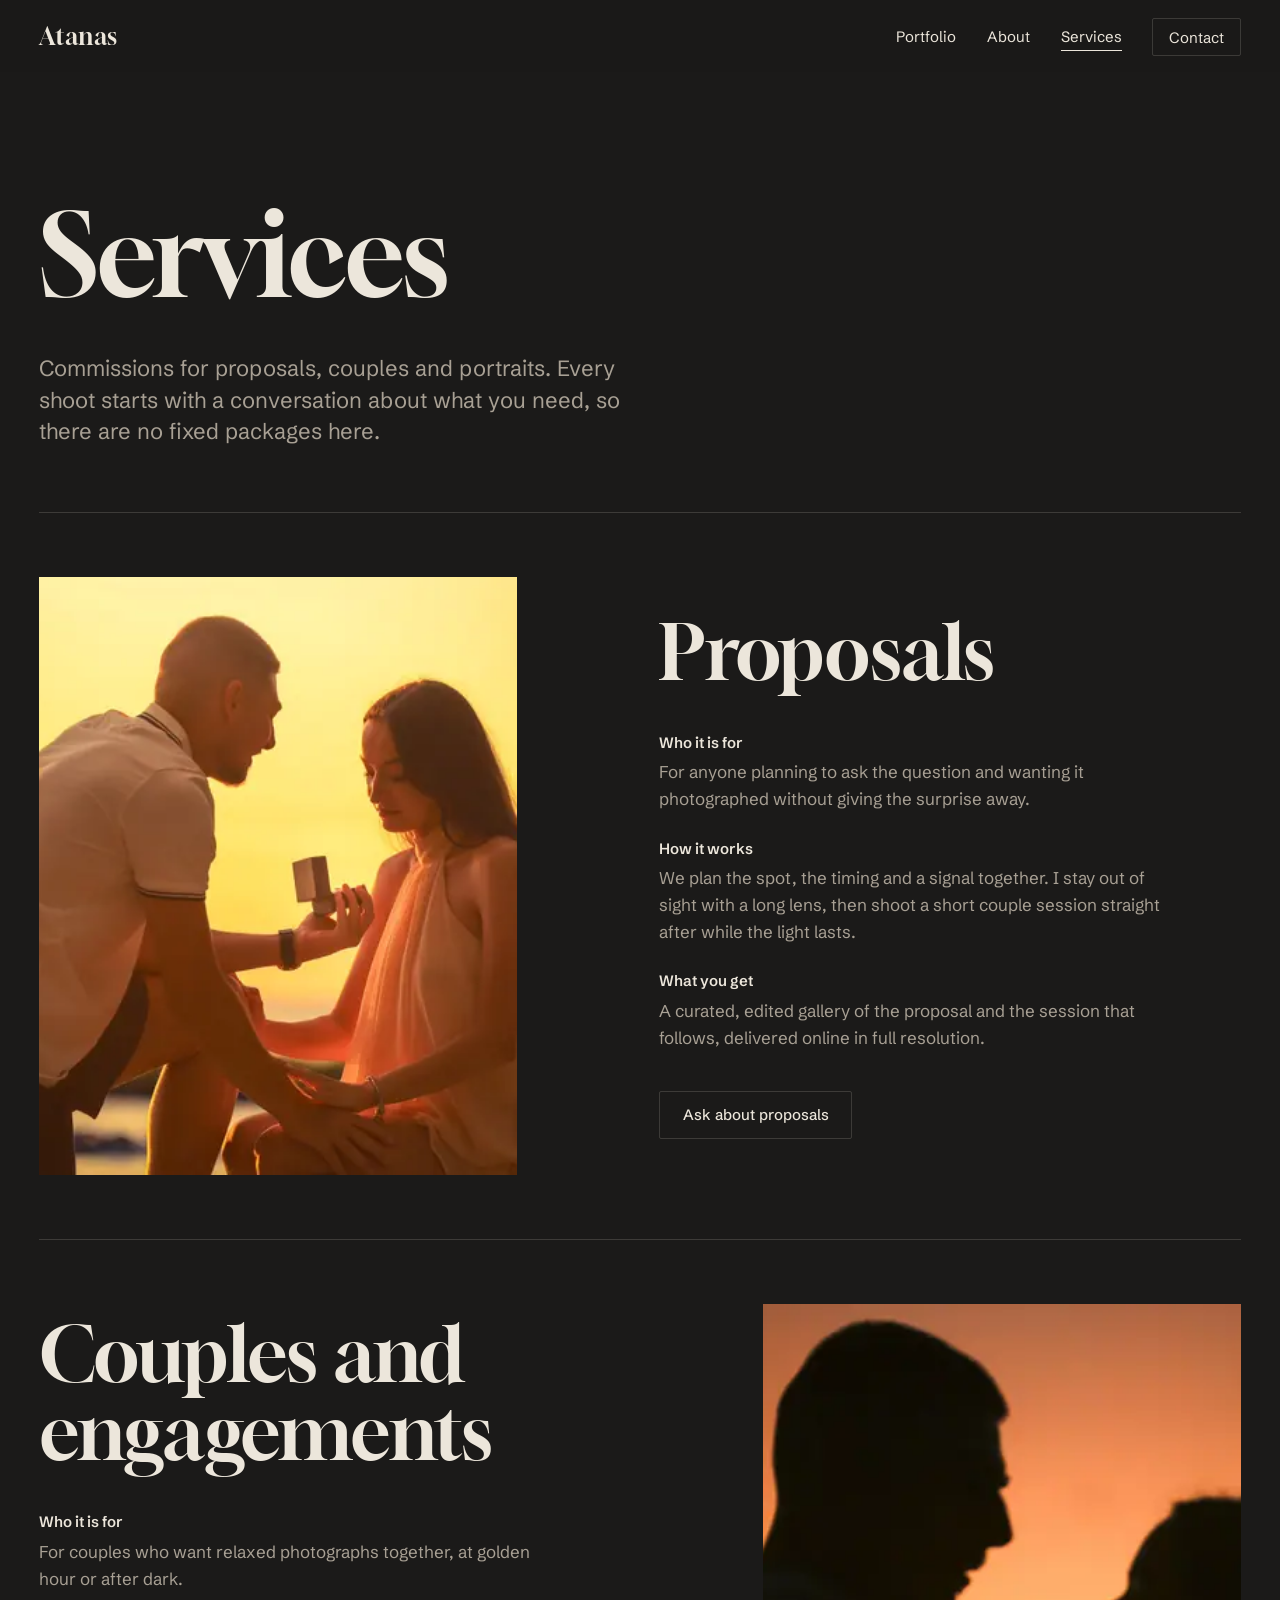
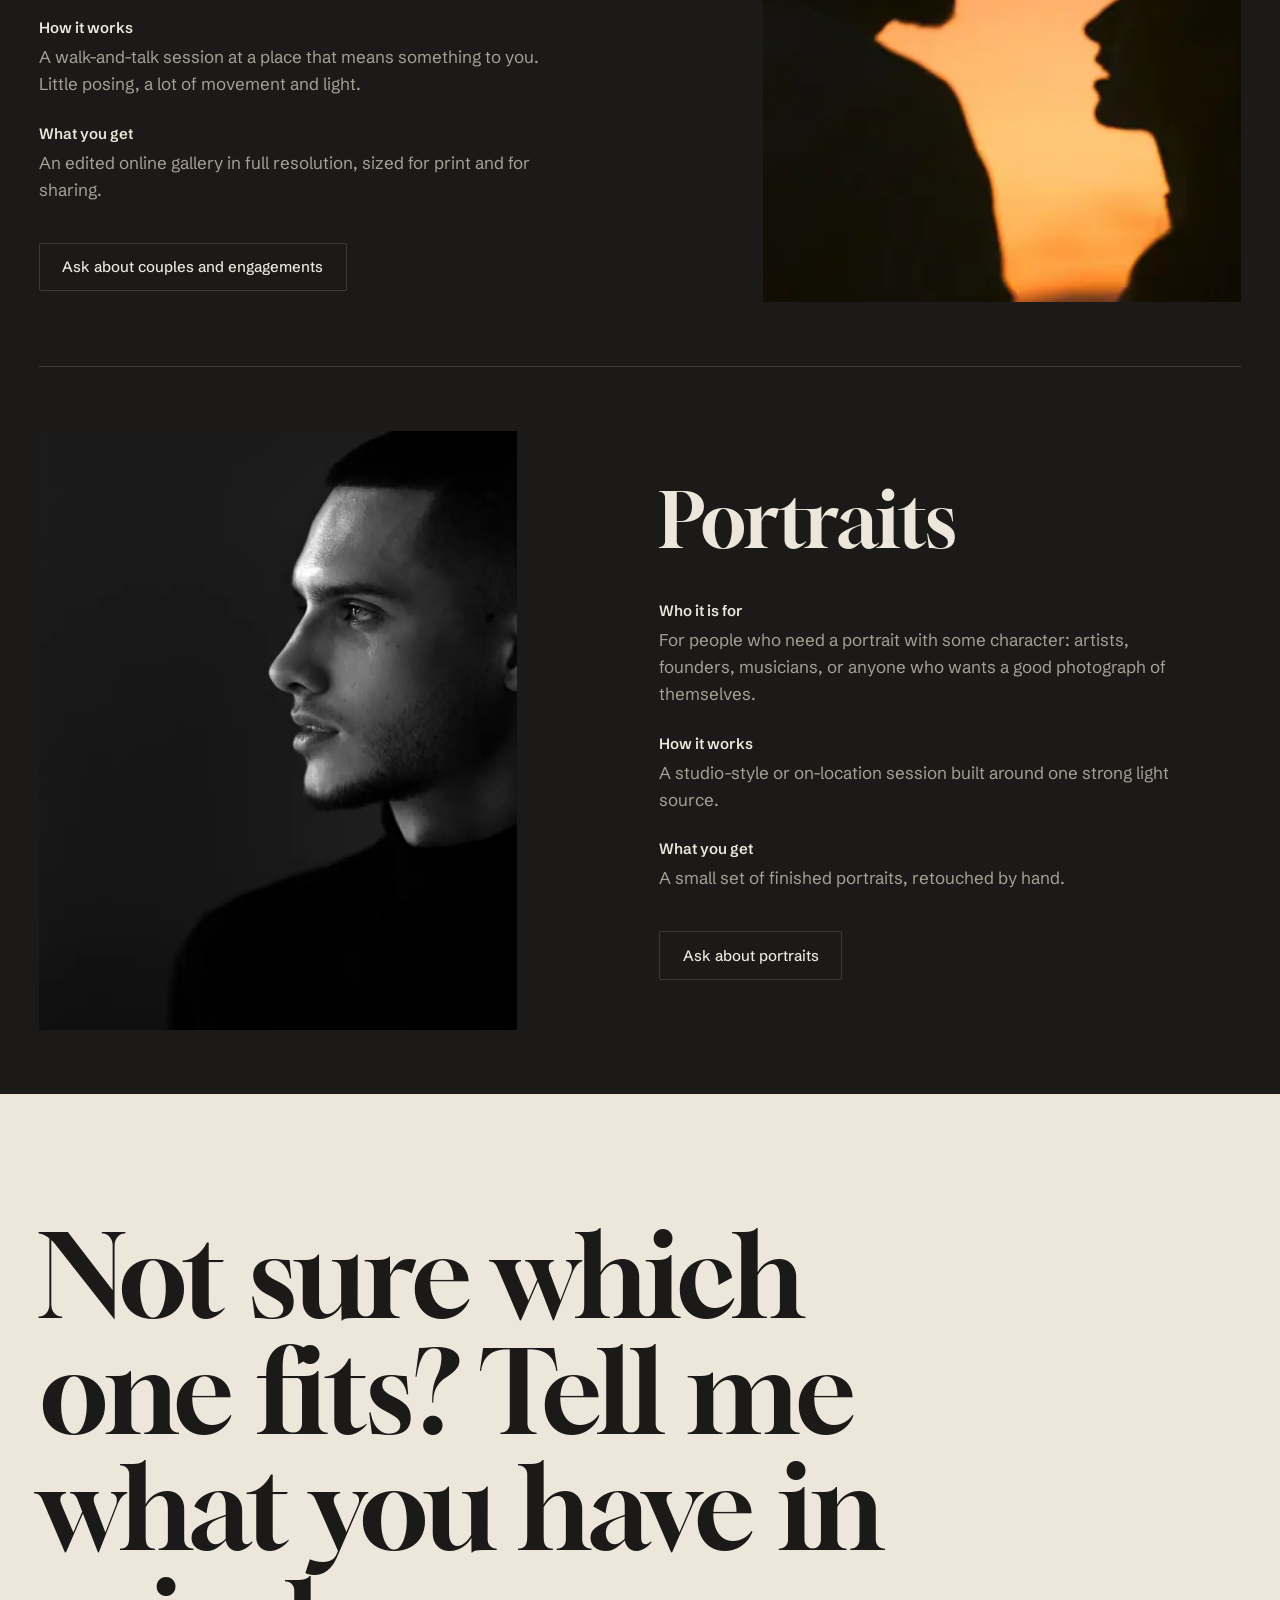
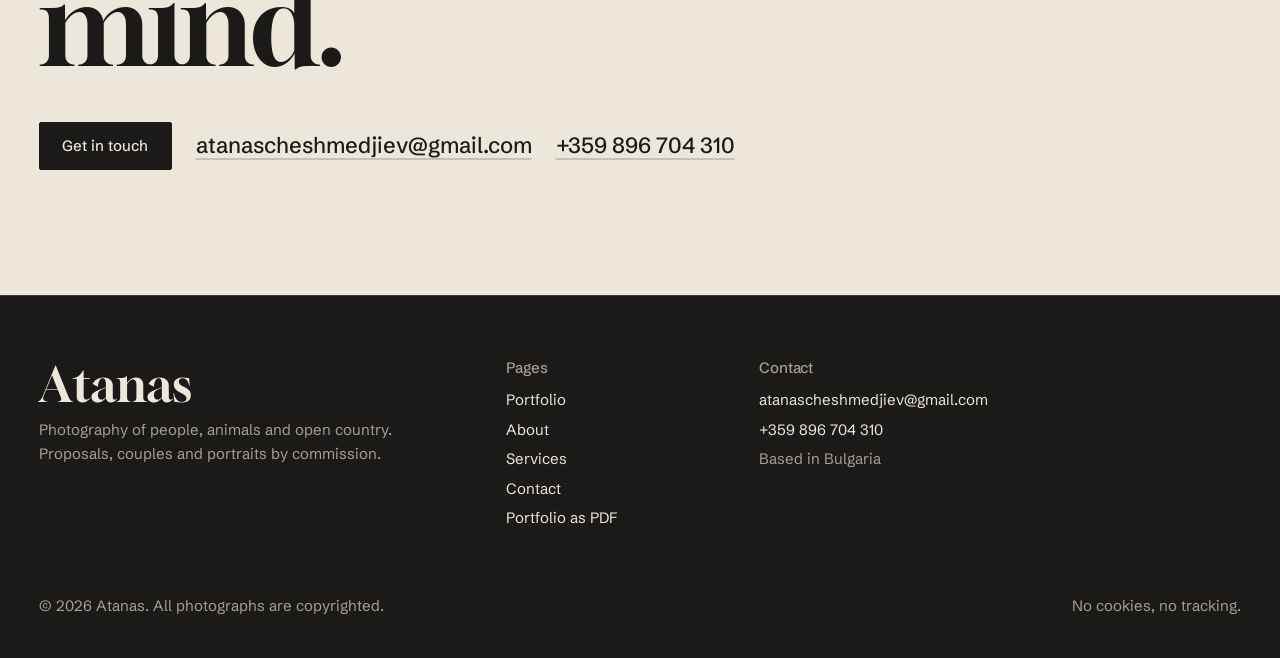
<file: services/index.html>
<!doctype html>
<html lang="en">
<head>
<meta charset="utf-8">
<meta name="viewport" content="width=device-width, initial-scale=1">
<title>Services | Atanas</title>
<meta name="description" content="Proposal, couples and portrait photography by Atanas. How each shoot works and what you receive.">
<link rel="canonical" href="https://atanascheshmedjiev.github.io/Photography-Portfolio/services/">
<meta property="og:title" content="Services | Atanas"><meta property="og:description" content="Proposal, couples and portrait photography by Atanas. How each shoot works and what you receive."><meta property="og:type" content="website"><meta property="og:site_name" content="Atanas"><meta name="twitter:card" content="summary_large_image"><meta property="og:url" content="https://atanascheshmedjiev.github.io/Photography-Portfolio/services/"><meta property="og:image" content="https://atanascheshmedjiev.github.io/Photography-Portfolio/images/predlojenie-4-1600.jpg">
<meta name="theme-color" content="#1b1a19">
<link rel="icon" href="../assets/favicon.svg" type="image/svg+xml">
<link rel="stylesheet" href="../assets/css/style.css?v=2f974e2d">
<script>document.documentElement.classList.add("js")</script>
<script type="application/ld+json">{"@context": "https://schema.org", "@type": "Person", "name": "Atanas", "jobTitle": "Photographer", "url": "https://atanascheshmedjiev.github.io/Photography-Portfolio/", "sameAs": []}</script>
</head>
<body class="">
<a class="skip" href="#main">Skip to content</a>
<header class="site-head">
  <div class="wrap">
    <a class="wordmark" href="../index.html" aria-label="Atanas, home">Atanas</a>
    <button class="menu-btn" type="button" aria-expanded="false" aria-controls="site-nav" aria-label="Open menu"><span></span><span></span></button>
    <nav class="nav" id="site-nav" aria-label="Main"><ul><li><a href="../portfolio/index.html">Portfolio</a></li><li><a href="../about/index.html">About</a></li><li><a href="../services/index.html" aria-current="page">Services</a></li><li><a class="nav-cta" href="../contact/index.html">Contact</a></li></ul></nav>
  </div>
</header>
<main id="main">
<section class="page-head wrap"><h1>Services</h1>
  <div class="sub"><p>Commissions for proposals, couples and portraits. Every shoot starts with a conversation about what you need, so there are no fixed packages here.</p></div></section>
<section class="wrap"><article class="service">
  <div class="ph reveal" style="--ph:#b88c48;"><img src="../images/predlojenie-4-1280.webp" srcset="../images/predlojenie-4-640.webp 640w, ../images/predlojenie-4-1280.webp 1280w, ../images/predlojenie-4-2048.webp 2048w" sizes="(max-width: 900px) 100vw, 40vw" width="3200" height="2134" alt="Close view of the man on one knee holding out an open ring box, the woman smiling down" loading="lazy" decoding="async"></div>
  <div class="service-body">
    <h2>Proposals</h2>
    <dl><div><dt>Who it is for</dt><dd>For anyone planning to ask the question and wanting it photographed without giving the surprise away.</dd></div><div><dt>How it works</dt><dd>We plan the spot, the timing and a signal together. I stay out of sight with a long lens, then shoot a short couple session straight after while the light lasts.</dd></div><div><dt>What you get</dt><dd>A curated, edited gallery of the proposal and the session that follows, delivered online in full resolution.</dd></div></dl>
    <a class="btn btn--ghost" href="../contact/index.html?type=Proposal">Ask about proposals</a>
  </div>
</article><article class="service">
  <div class="ph reveal" style="--ph:#784a27;"><img src="../images/predlojenie-15-1280.webp" srcset="../images/predlojenie-15-640.webp 640w, ../images/predlojenie-15-1280.webp 1280w, ../images/predlojenie-15-2048.webp 2048w" sizes="(max-width: 900px) 100vw, 40vw" width="3200" height="2133" alt="Silhouettes of the couple face to face against an orange sky" loading="lazy" decoding="async"></div>
  <div class="service-body">
    <h2>Couples and engagements</h2>
    <dl><div><dt>Who it is for</dt><dd>For couples who want relaxed photographs together, at golden hour or after dark.</dd></div><div><dt>How it works</dt><dd>A walk-and-talk session at a place that means something to you. Little posing, a lot of movement and light.</dd></div><div><dt>What you get</dt><dd>An edited online gallery in full resolution, sized for print and for sharing.</dd></div></dl>
    <a class="btn btn--ghost" href="../contact/index.html?type=Couples or engagement">Ask about couples and engagements</a>
  </div>
</article><article class="service">
  <div class="ph reveal" style="--ph:#191919;"><img src="../images/portfolio-1-1280.webp" srcset="../images/portfolio-1-640.webp 640w, ../images/portfolio-1-1280.webp 1280w, ../images/portfolio-1-2048.webp 2048w" sizes="(max-width: 900px) 100vw, 40vw" width="2350" height="3200" alt="Black and white profile portrait of a young man against a black background" loading="lazy" decoding="async"></div>
  <div class="service-body">
    <h2>Portraits</h2>
    <dl><div><dt>Who it is for</dt><dd>For people who need a portrait with some character: artists, founders, musicians, or anyone who wants a good photograph of themselves.</dd></div><div><dt>How it works</dt><dd>A studio-style or on-location session built around one strong light source.</dd></div><div><dt>What you get</dt><dd>A small set of finished portraits, retouched by hand.</dd></div></dl>
    <a class="btn btn--ghost" href="../contact/index.html?type=Portrait">Ask about portraits</a>
  </div>
</article></section>
<section class="sec cta paper">
  <div class="wrap">
    <h2>Not sure which one fits? Tell me what you have in mind.</h2>
    <div class="row"><a class="btn" href="../contact/index.html?type=Something else">Get in touch</a><a class="link mail" href="mailto:atanascheshmedjiev@gmail.com">atanascheshmedjiev@gmail.com</a><a class="link mail" href="tel:+359896704310">+359 896 704 310</a></div>
  </div>
</section>
</main>
<footer class="site-foot">
  <div class="wrap">
    <div class="foot-grid">
      <div><a class="foot-mark" href="../index.html">Atanas</a><p class="muted">Photography of people, animals and open country. Proposals, couples and portraits by commission.</p></div>
      <div><h2>Pages</h2><ul><li><a href="../portfolio/index.html">Portfolio</a></li><li><a href="../about/index.html">About</a></li><li><a href="../services/index.html">Services</a></li><li><a href="../contact/index.html">Contact</a></li><li><a href="../print/index.html">Portfolio as PDF</a></li></ul></div>
      <div><h2>Contact</h2><ul><li><a href="mailto:atanascheshmedjiev@gmail.com">atanascheshmedjiev@gmail.com</a></li><li><a href="tel:+359896704310">+359 896 704 310</a></li><li class="muted">Based in Bulgaria</li></ul></div>
      <div></div>
    </div>
    <div class="foot-base"><span>&copy; <span data-year>2026</span> Atanas. All photographs are copyrighted.</span><span>No cookies, no tracking.</span></div>
  </div>
</footer>
<script src="../assets/js/main.js?v=2f974e2d" defer></script>
</body>
</html>
</file>
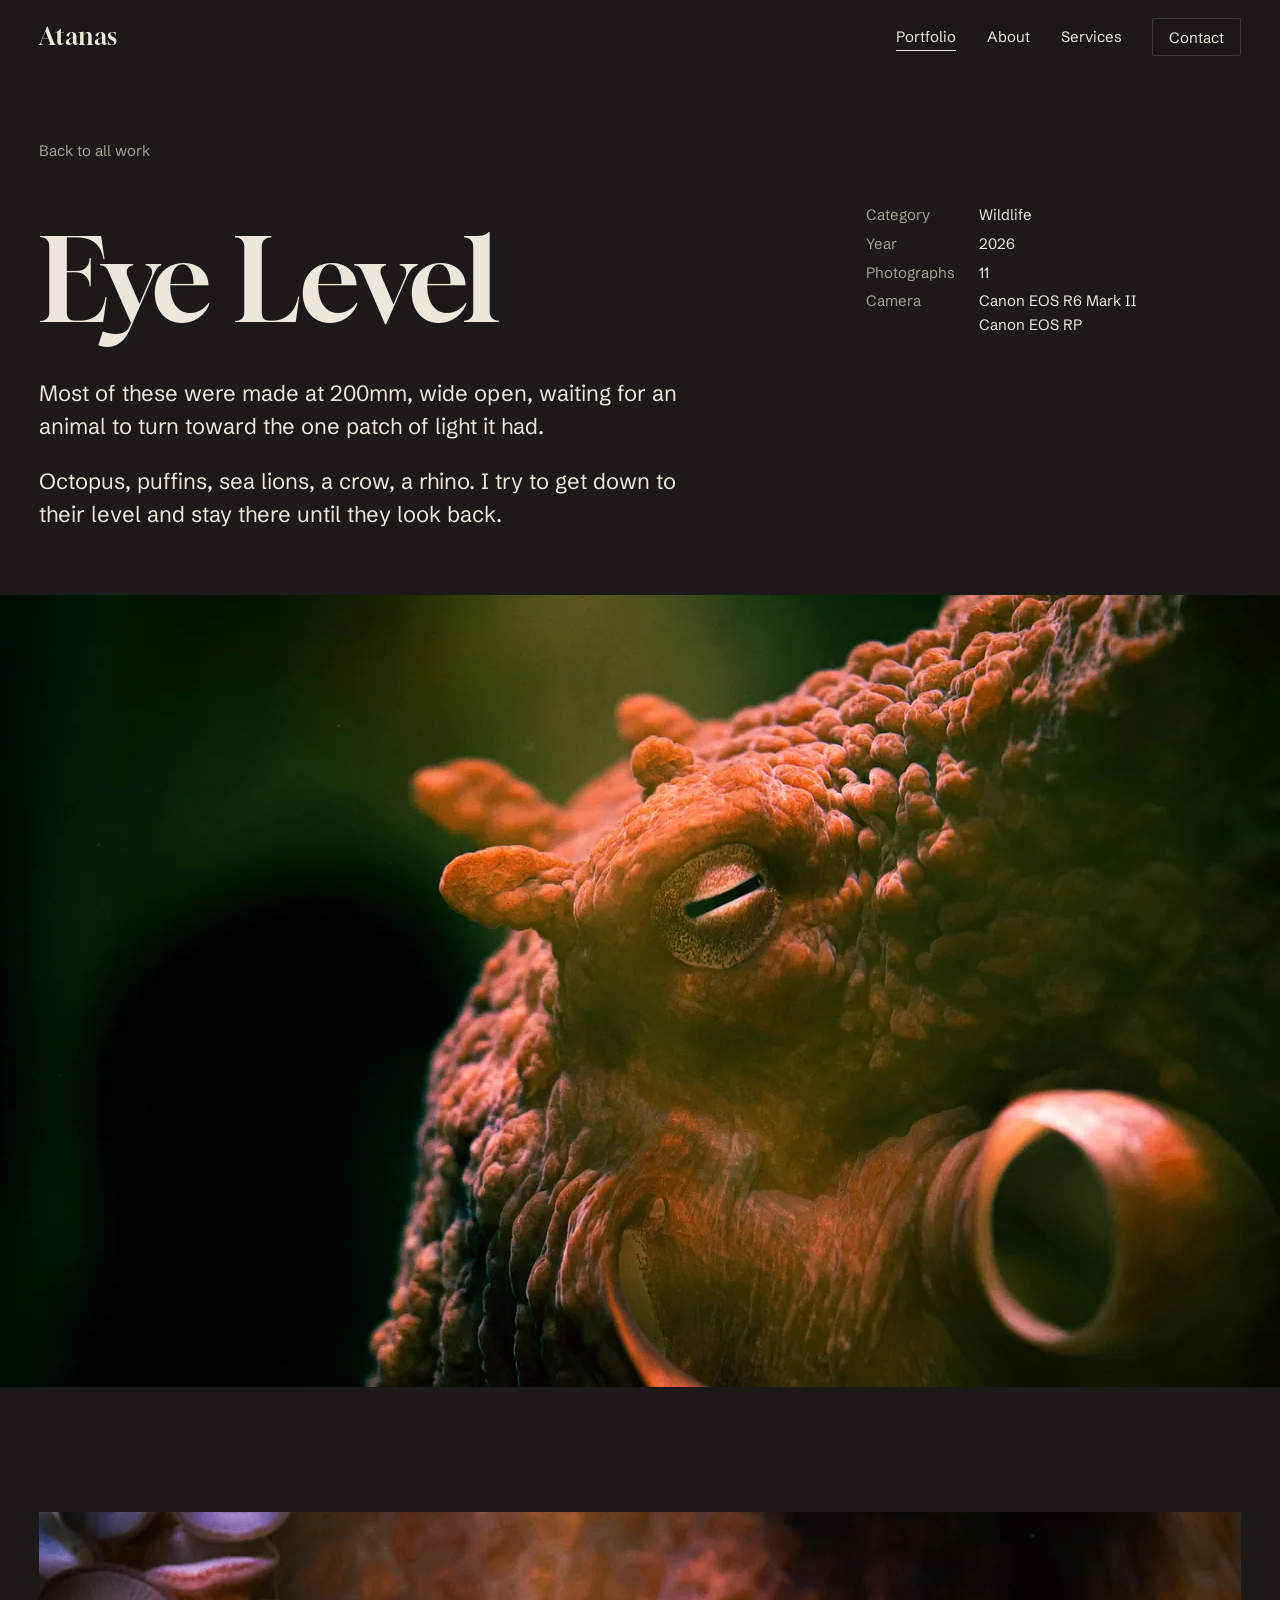
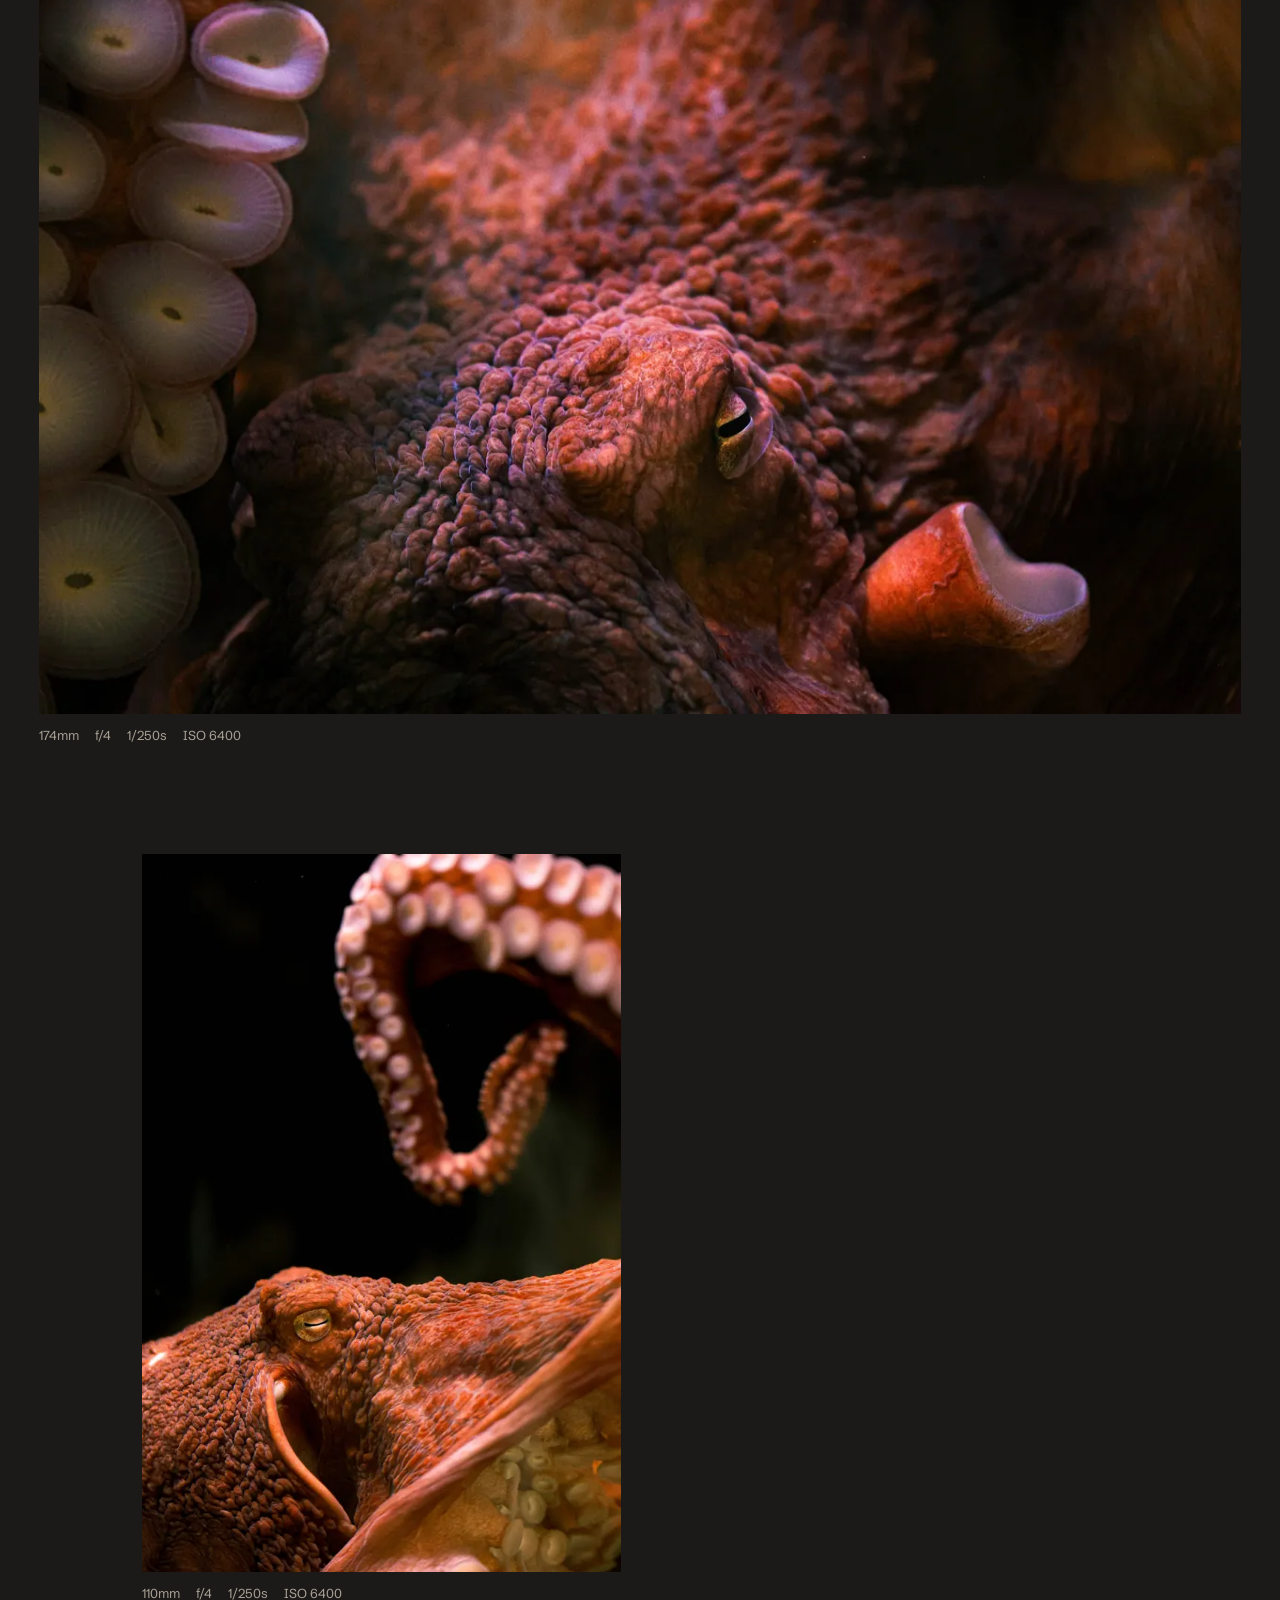
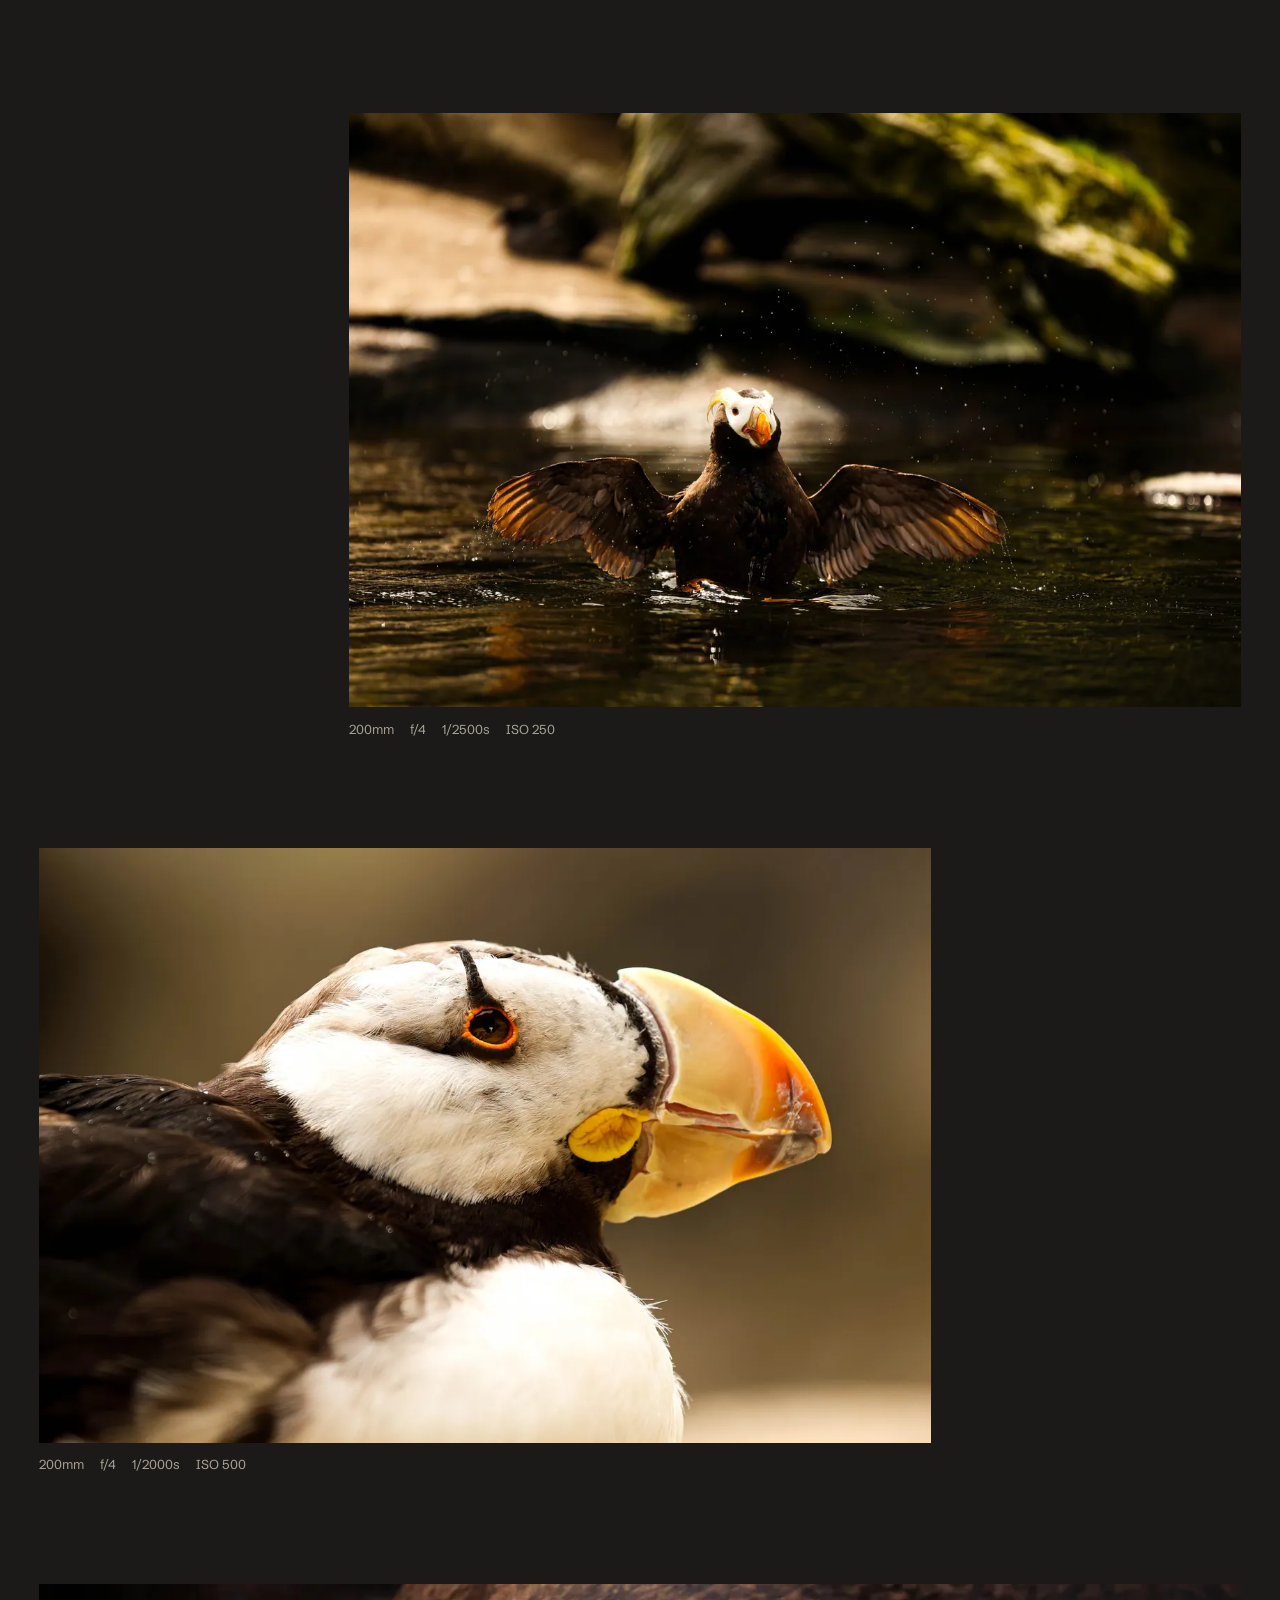
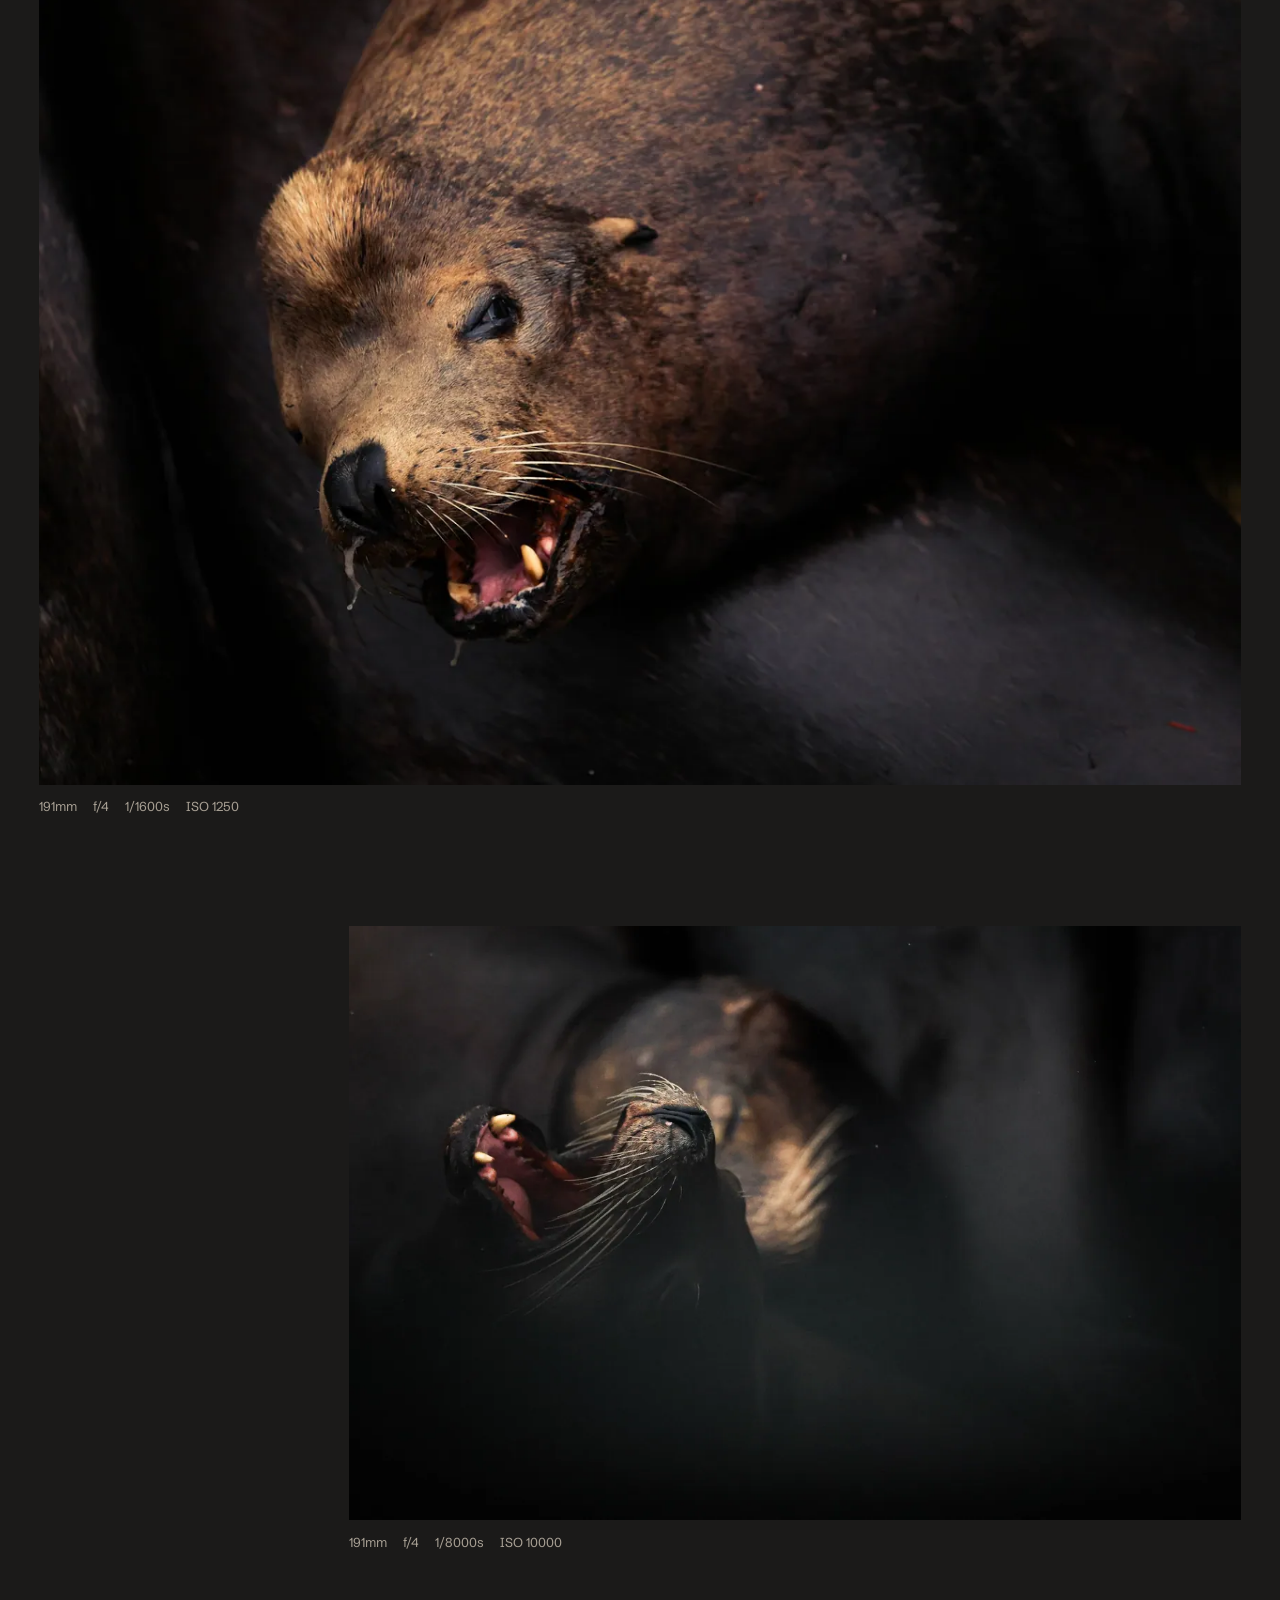
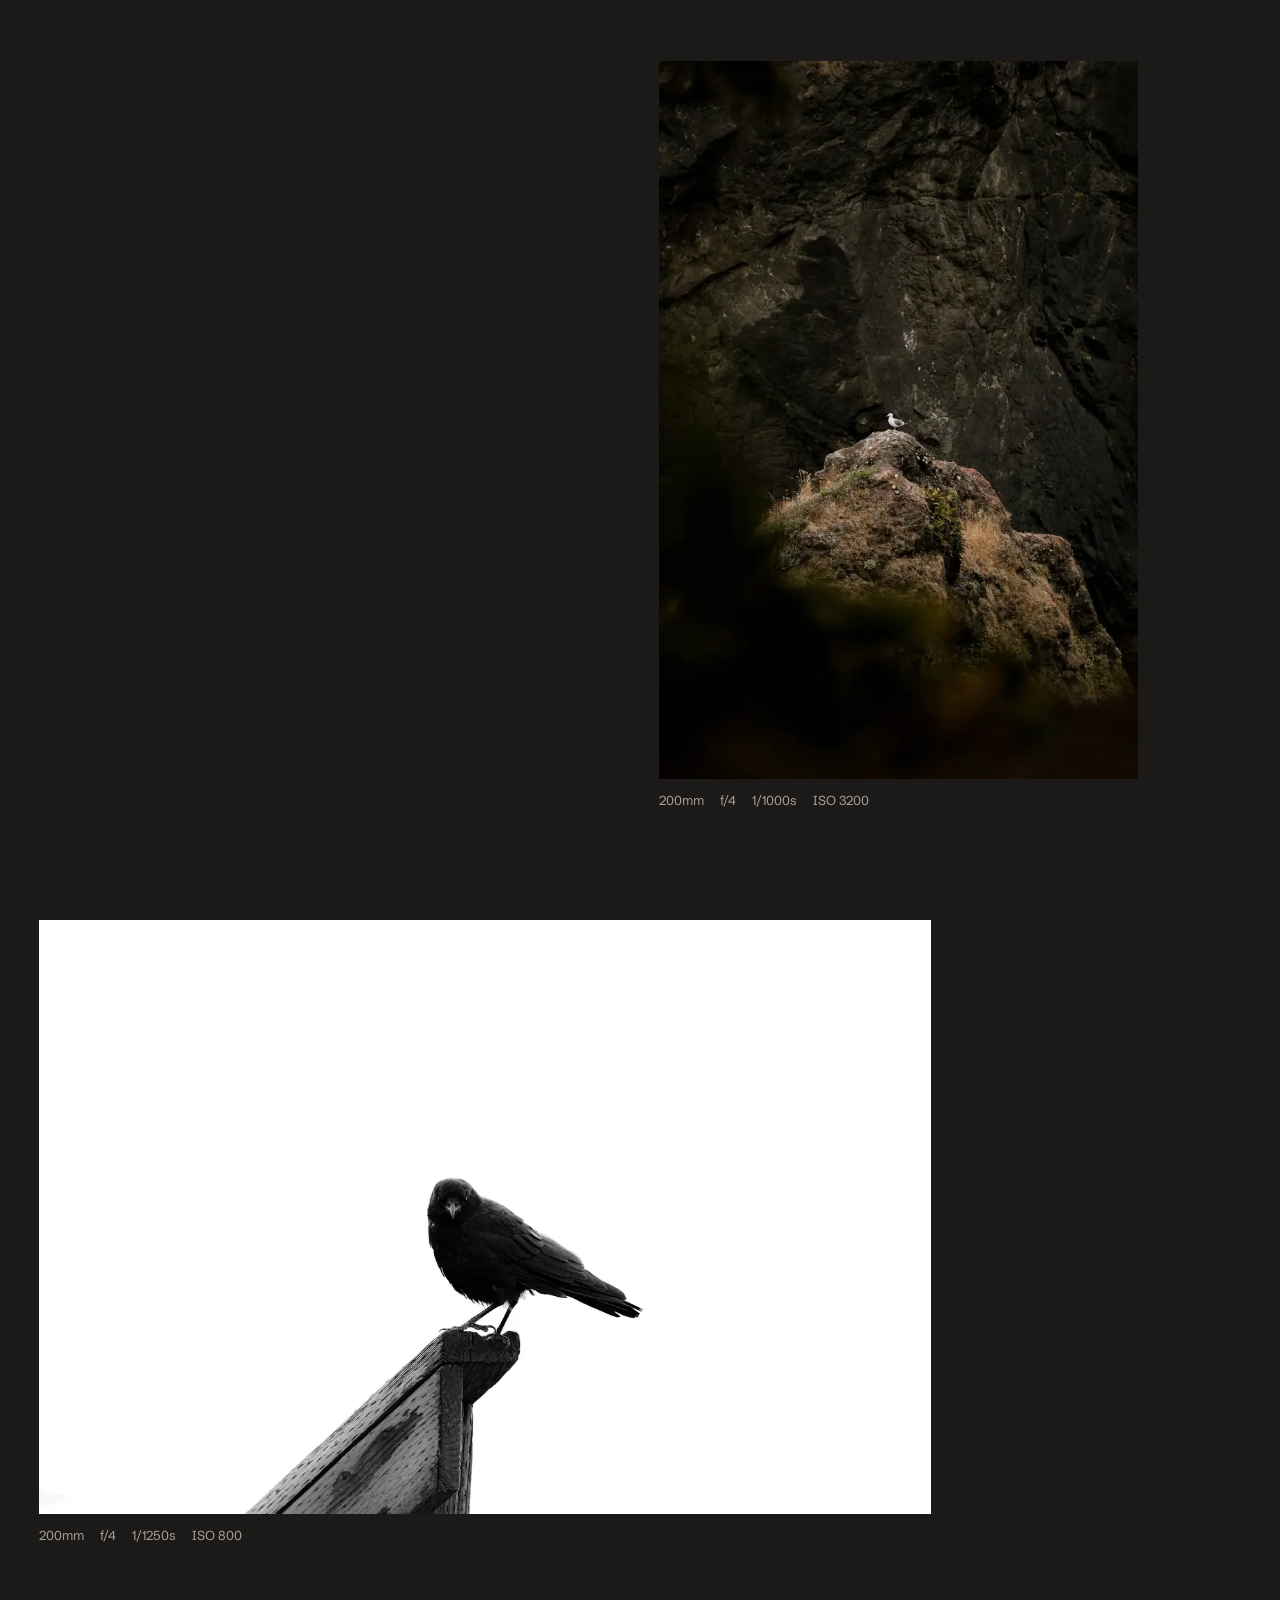
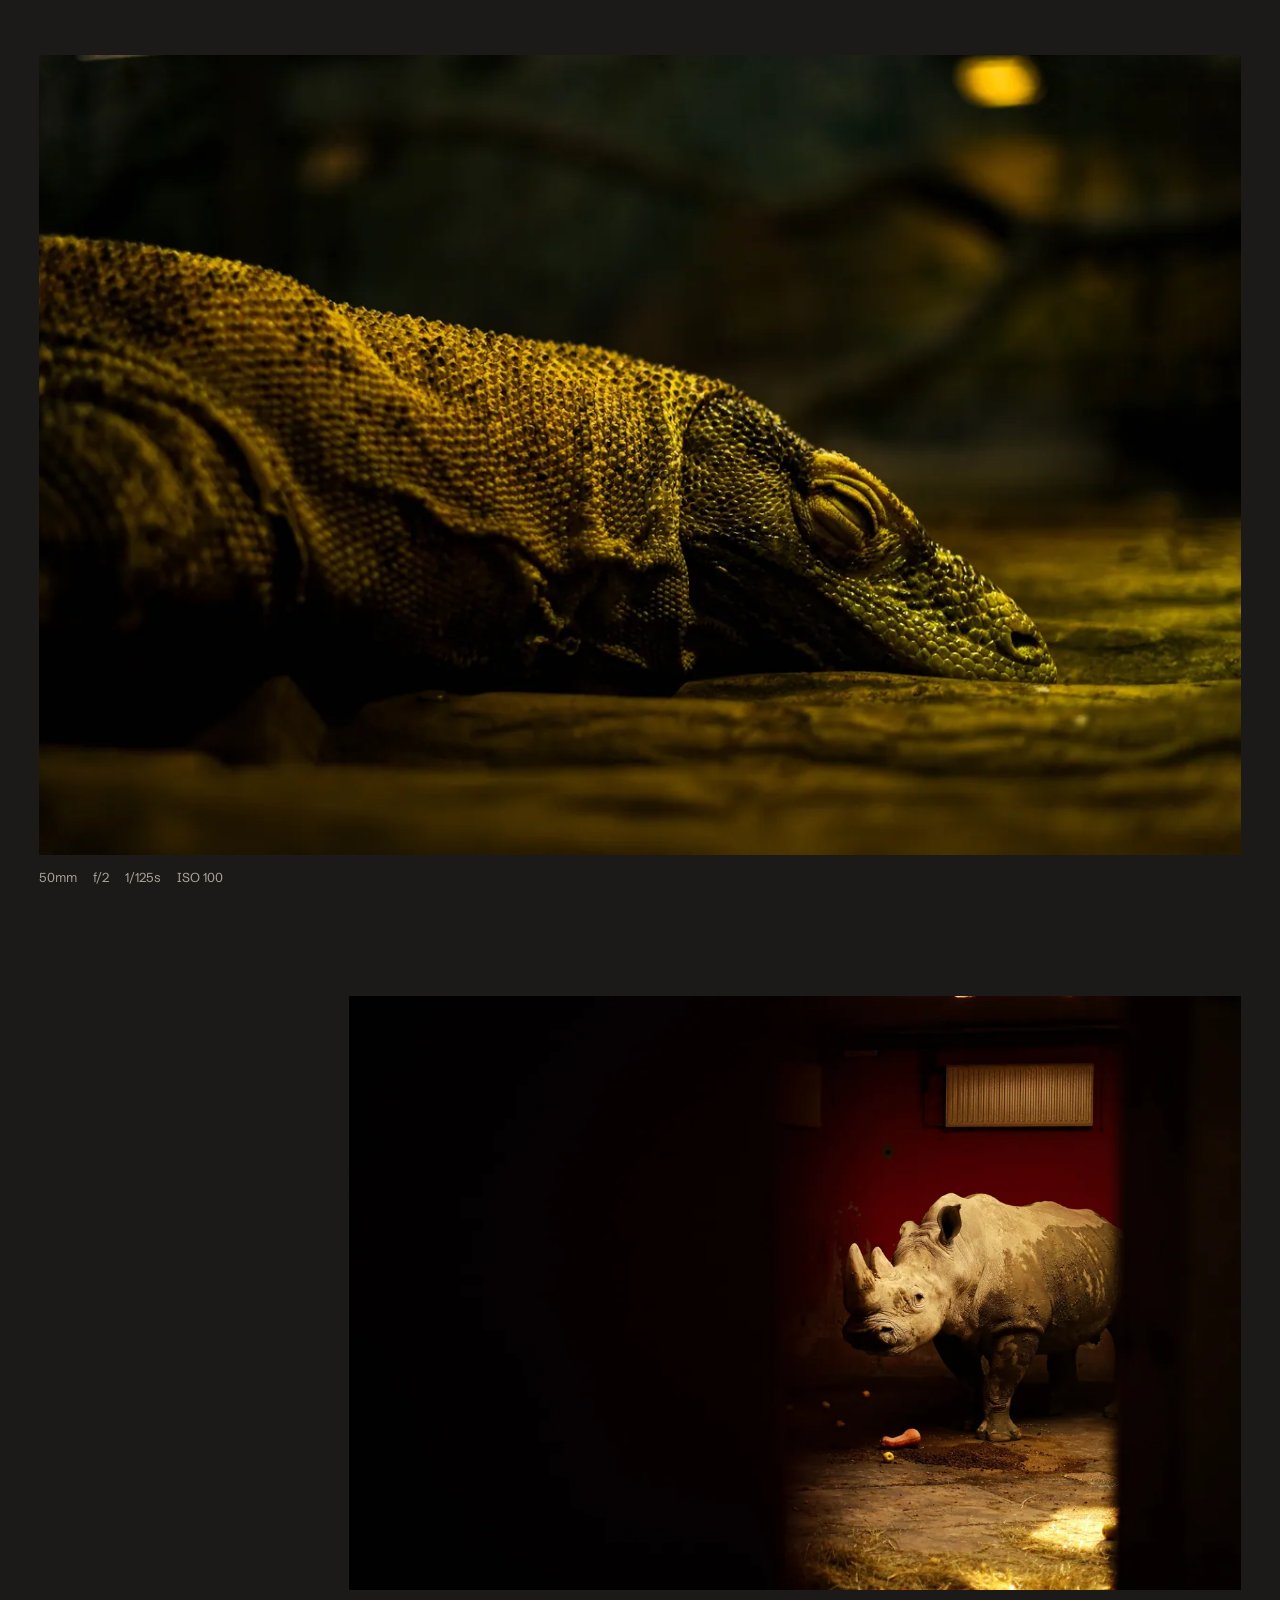
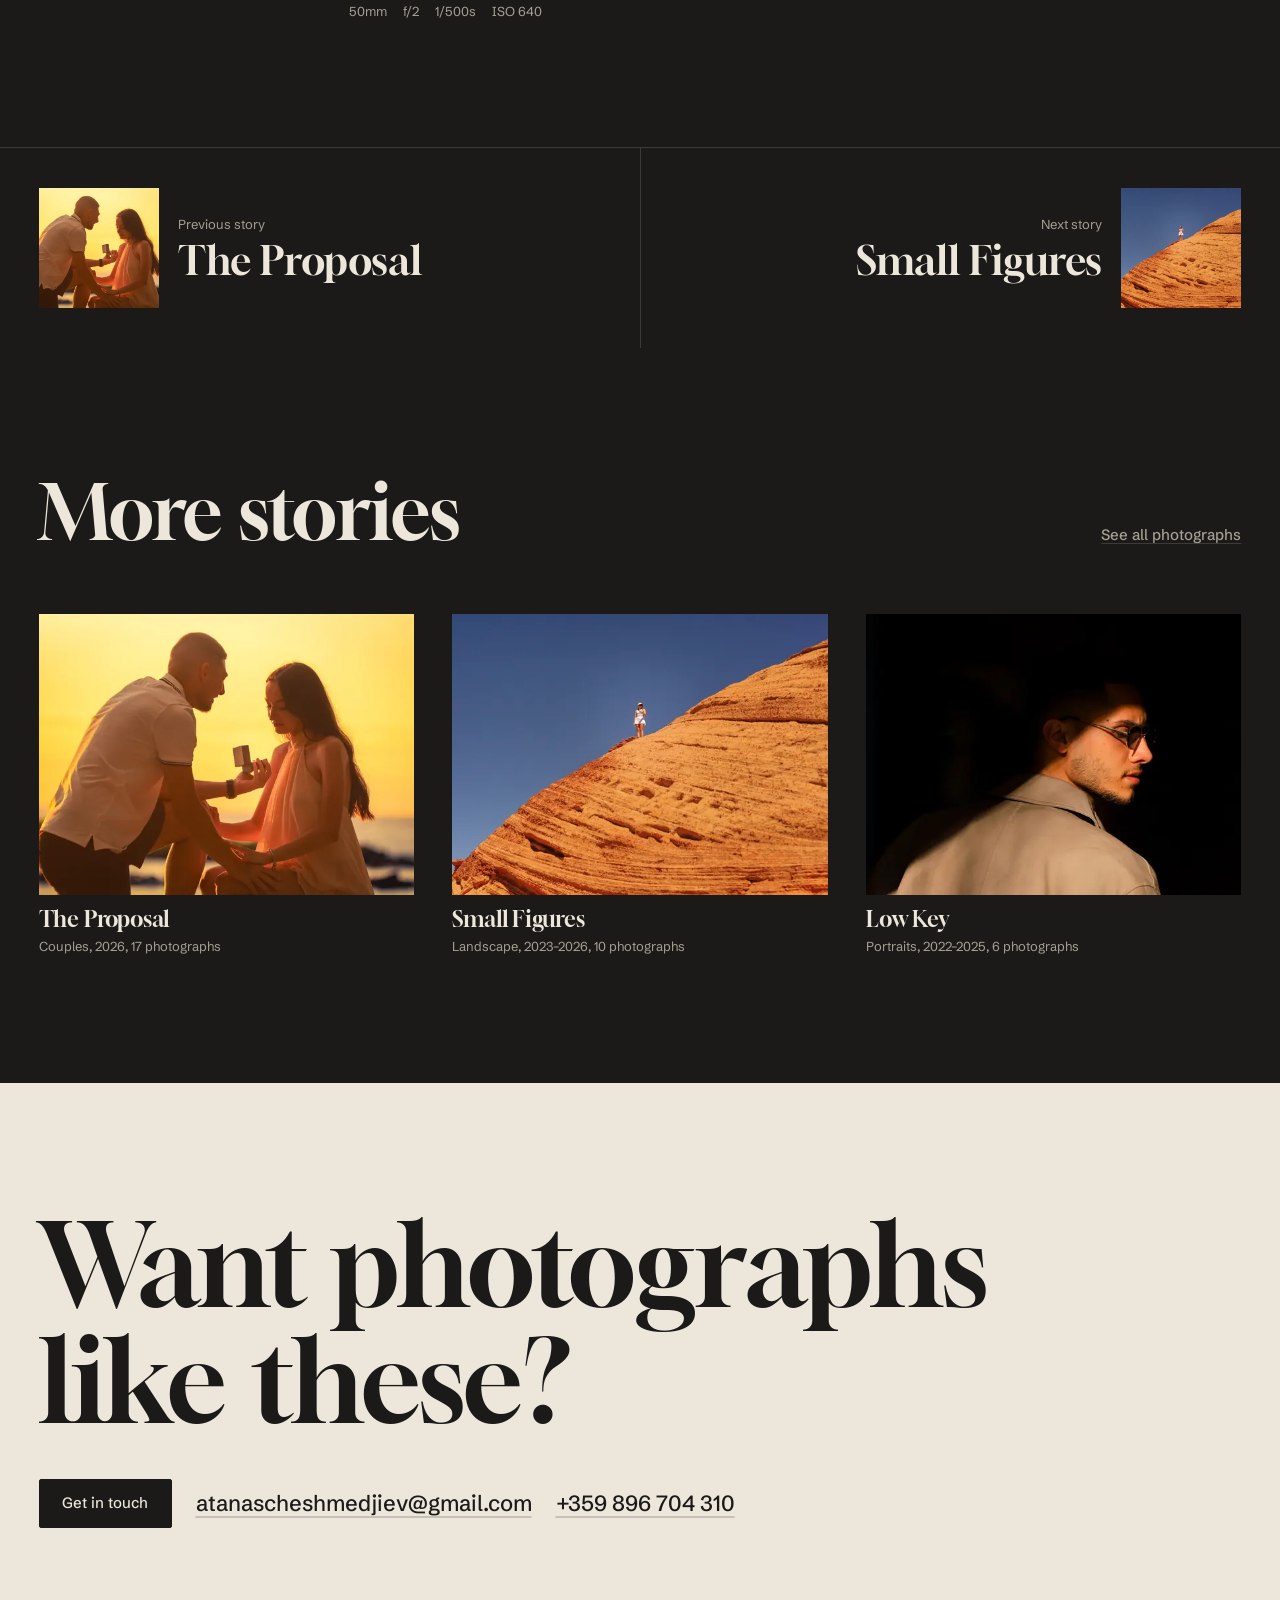
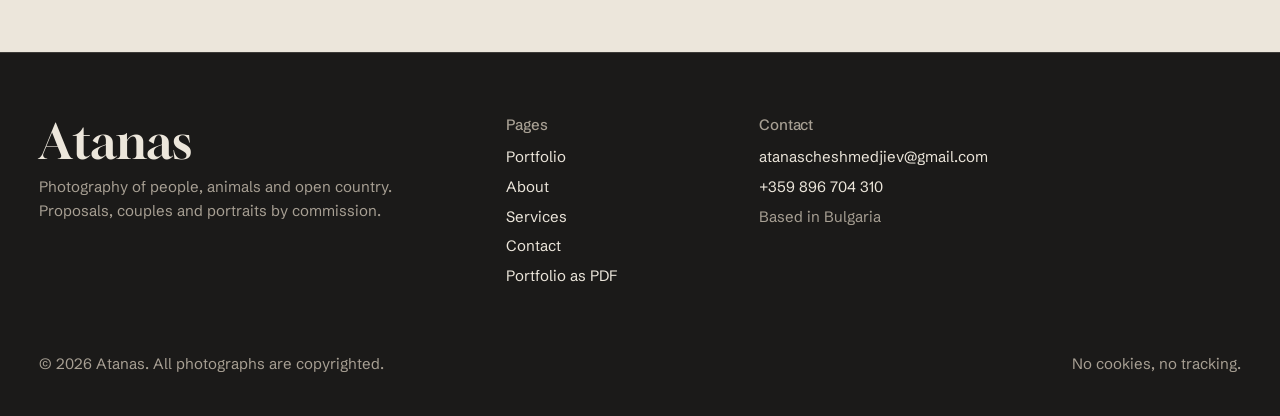
<file: portfolio/eye-level/index.html>
<!doctype html>
<html lang="en">
<head>
<meta charset="utf-8">
<meta name="viewport" content="width=device-width, initial-scale=1">
<title>Eye Level | Atanas</title>
<meta name="description" content="Eye Level: Animals photographed close, in low light, with a long lens and a lot of patience. 11 photographs by Atanas.">
<link rel="canonical" href="https://atanascheshmedjiev.github.io/Photography-Portfolio/portfolio/eye-level/">
<meta property="og:title" content="Eye Level | Atanas"><meta property="og:description" content="Eye Level: Animals photographed close, in low light, with a long lens and a lot of patience. 11 photographs by Atanas."><meta property="og:type" content="website"><meta property="og:site_name" content="Atanas"><meta name="twitter:card" content="summary_large_image"><meta property="og:url" content="https://atanascheshmedjiev.github.io/Photography-Portfolio/portfolio/eye-level/"><meta property="og:image" content="https://atanascheshmedjiev.github.io/Photography-Portfolio/images/8c5a1468-1600.jpg">
<meta name="theme-color" content="#1b1a19">
<link rel="icon" href="../../assets/favicon.svg" type="image/svg+xml">
<link rel="stylesheet" href="../../assets/css/style.css?v=2f974e2d">
<script>document.documentElement.classList.add("js")</script>
<script type="application/ld+json">{"@context": "https://schema.org", "@type": "Person", "name": "Atanas", "jobTitle": "Photographer", "url": "https://atanascheshmedjiev.github.io/Photography-Portfolio/", "sameAs": []}</script>
</head>
<body class="">
<a class="skip" href="#main">Skip to content</a>
<header class="site-head">
  <div class="wrap">
    <a class="wordmark" href="../../index.html" aria-label="Atanas, home">Atanas</a>
    <button class="menu-btn" type="button" aria-expanded="false" aria-controls="site-nav" aria-label="Open menu"><span></span><span></span></button>
    <nav class="nav" id="site-nav" aria-label="Main"><ul><li><a href="../../portfolio/index.html" aria-current="page">Portfolio</a></li><li><a href="../../about/index.html">About</a></li><li><a href="../../services/index.html">Services</a></li><li><a class="nav-cta" href="../../contact/index.html">Contact</a></li></ul></nav>
  </div>
</header>
<main id="main">
<section class="proj-head wrap">
  <a class="crumb" href="../../portfolio/index.html">Back to all work</a>
  <div class="proj-title">
    <h1>Eye Level</h1>
    <dl><dt>Category</dt><dd>Wildlife</dd><dt>Year</dt><dd>2026</dd><dt>Photographs</dt><dd>11</dd><dt>Camera</dt><dd>Canon EOS R6 Mark II<br>Canon EOS RP</dd></dl>
    <div class="proj-intro"><p>Most of these were made at 200mm, wide open, waiting for an animal to turn toward the one patch of light it had.</p><p>Octopus, puffins, sea lions, a crow, a rhino. I try to get down to their level and stay there until they look back.</p></div>
  </div>
</section>
<div class="opener"><button type="button" data-lightbox="p" data-full="../../images/8c5a1468-2048.webp" data-alt="Close-up of a red giant octopus, its eye half closed, against a dark green background" data-title="Eye Level" data-href="../../portfolio/eye-level/index.html" data-meta="Canon EOS R6 Mark II, 174mm, f/4, 1/250s, ISO 6400" aria-label="View larger: Close-up of a red giant octopus, its eye half closed, against a dark green background"><div class="ph" style="--ph:#352b10;"><img src="../../images/8c5a1468-1280.webp" srcset="../../images/8c5a1468-640.webp 640w, ../../images/8c5a1468-1280.webp 1280w, ../../images/8c5a1468-2048.webp 2048w" sizes="100vw" width="3200" height="2133" alt="Close-up of a red giant octopus, its eye half closed, against a dark green background" fetchpriority="high" decoding="async"></div></button></div>
<section class="wrap seq" aria-label="Photographs"><div class="r-wide"><figure><button type="button" data-lightbox="p" data-full="../../images/8c5a1460-2048.webp" data-alt="A red octopus pressed against glass, suckers in the foreground" data-title="Eye Level" data-href="../../portfolio/eye-level/index.html" data-meta="Canon EOS R6 Mark II, 174mm, f/4, 1/250s, ISO 6400" aria-label="View larger: A red octopus pressed against glass, suckers in the foreground"><div class="ph reveal" style="--ph:#42271f;"><img src="../../images/8c5a1460-1280.webp" srcset="../../images/8c5a1460-640.webp 640w, ../../images/8c5a1460-1280.webp 1280w, ../../images/8c5a1460-2048.webp 2048w" sizes="(max-width: 1440px) 100vw, 1440px" width="3200" height="2133" alt="A red octopus pressed against glass, suckers in the foreground" loading="lazy" decoding="async"></div></button><figcaption><span>174mm</span><span>f/4</span><span>1/250s</span><span>ISO 6400</span></figcaption></figure></div><div class="r-single-l"><figure><button type="button" data-lightbox="p" data-full="../../images/8c5a1521-2048.webp" data-alt="An octopus tentacle curls above the animal&#x27;s head in near darkness" data-title="Eye Level" data-href="../../portfolio/eye-level/index.html" data-meta="Canon EOS R6 Mark II, 110mm, f/4, 1/250s, ISO 6400" aria-label="View larger: An octopus tentacle curls above the animal&#x27;s head in near darkness"><div class="ph reveal" style="--ph:#4b2a1a;"><img src="../../images/8c5a1521-1280.webp" srcset="../../images/8c5a1521-640.webp 640w, ../../images/8c5a1521-1280.webp 1280w, ../../images/8c5a1521-2048.webp 2048w" sizes="(max-width: 760px) 92vw, 42vw" width="2133" height="3200" alt="An octopus tentacle curls above the animal&#x27;s head in near darkness" loading="lazy" decoding="async"></div></button><figcaption><span>110mm</span><span>f/4</span><span>1/250s</span><span>ISO 6400</span></figcaption></figure></div><div class="r-inset-r"><figure><button type="button" data-lightbox="p" data-full="../../images/8c5a1384-2048.webp" data-alt="A horned puffin spreads its wings while standing in shallow water" data-title="Eye Level" data-href="../../portfolio/eye-level/index.html" data-meta="Canon EOS R6 Mark II, 200mm, f/4, 1/2500s, ISO 250" aria-label="View larger: A horned puffin spreads its wings while standing in shallow water"><div class="ph reveal" style="--ph:#3a2e18;"><img src="../../images/8c5a1384-1280.webp" srcset="../../images/8c5a1384-640.webp 640w, ../../images/8c5a1384-1280.webp 1280w, ../../images/8c5a1384-2048.webp 2048w" sizes="(max-width: 760px) 100vw, 75vw" width="3200" height="2133" alt="A horned puffin spreads its wings while standing in shallow water" loading="lazy" decoding="async"></div></button><figcaption><span>200mm</span><span>f/4</span><span>1/2500s</span><span>ISO 250</span></figcaption></figure></div><div class="r-inset-l"><figure><button type="button" data-lightbox="p" data-full="../../images/8c5a1576-2048.webp" data-alt="Profile of a horned puffin with an orange bill and orange eye ring" data-title="Eye Level" data-href="../../portfolio/eye-level/index.html" data-meta="Canon EOS R6 Mark II, 200mm, f/4, 1/2000s, ISO 500" aria-label="View larger: Profile of a horned puffin with an orange bill and orange eye ring"><div class="ph reveal" style="--ph:#7c674d;"><img src="../../images/8c5a1576-1280.webp" srcset="../../images/8c5a1576-640.webp 640w, ../../images/8c5a1576-1280.webp 1280w, ../../images/8c5a1576-2048.webp 2048w" sizes="(max-width: 760px) 100vw, 75vw" width="3200" height="2133" alt="Profile of a horned puffin with an orange bill and orange eye ring" loading="lazy" decoding="async"></div></button><figcaption><span>200mm</span><span>f/4</span><span>1/2000s</span><span>ISO 500</span></figcaption></figure></div><div class="r-wide"><figure><button type="button" data-lightbox="p" data-full="../../images/8c5a1704-2048.webp" data-alt="A sea lion with its mouth open emerges from shadow" data-title="Eye Level" data-href="../../portfolio/eye-level/index.html" data-meta="Canon EOS R6 Mark II, 191mm, f/4, 1/1600s, ISO 1250" aria-label="View larger: A sea lion with its mouth open emerges from shadow"><div class="ph reveal" style="--ph:#291f1c;"><img src="../../images/8c5a1704-1280.webp" srcset="../../images/8c5a1704-640.webp 640w, ../../images/8c5a1704-1280.webp 1280w, ../../images/8c5a1704-2048.webp 2048w" sizes="(max-width: 1440px) 100vw, 1440px" width="3200" height="2133" alt="A sea lion with its mouth open emerges from shadow" loading="lazy" decoding="async"></div></button><figcaption><span>191mm</span><span>f/4</span><span>1/1600s</span><span>ISO 1250</span></figcaption></figure></div><div class="r-inset-r"><figure><button type="button" data-lightbox="p" data-full="../../images/8c5a1725-2048.webp" data-alt="A sea lion roaring in deep shadow, only its open mouth and whiskers lit" data-title="Eye Level" data-href="../../portfolio/eye-level/index.html" data-meta="Canon EOS R6 Mark II, 191mm, f/4, 1/8000s, ISO 10000" aria-label="View larger: A sea lion roaring in deep shadow, only its open mouth and whiskers lit"><div class="ph reveal" style="--ph:#1d1c1b;"><img src="../../images/8c5a1725-1280.webp" srcset="../../images/8c5a1725-640.webp 640w, ../../images/8c5a1725-1280.webp 1280w, ../../images/8c5a1725-2048.webp 2048w" sizes="(max-width: 760px) 100vw, 75vw" width="3200" height="2133" alt="A sea lion roaring in deep shadow, only its open mouth and whiskers lit" loading="lazy" decoding="async"></div></button><figcaption><span>191mm</span><span>f/4</span><span>1/8000s</span><span>ISO 10000</span></figcaption></figure></div><div class="r-single-r"><figure><button type="button" data-lightbox="p" data-full="../../images/8c5a0834-2048.webp" data-alt="A tiny white bird perched on a mossy rock beneath a dark cliff face" data-title="Eye Level" data-href="../../portfolio/eye-level/index.html" data-meta="Canon EOS R6 Mark II, 200mm, f/4, 1/1000s, ISO 3200" aria-label="View larger: A tiny white bird perched on a mossy rock beneath a dark cliff face"><div class="ph reveal" style="--ph:#1d1910;"><img src="../../images/8c5a0834-1280.webp" srcset="../../images/8c5a0834-640.webp 640w, ../../images/8c5a0834-1280.webp 1280w, ../../images/8c5a0834-2048.webp 2048w" sizes="(max-width: 760px) 92vw, 42vw" width="2133" height="3200" alt="A tiny white bird perched on a mossy rock beneath a dark cliff face" loading="lazy" decoding="async"></div></button><figcaption><span>200mm</span><span>f/4</span><span>1/1000s</span><span>ISO 3200</span></figcaption></figure></div><div class="r-inset-l"><figure><button type="button" data-lightbox="p" data-full="../../images/8c5a0921-2048.webp" data-alt="A black crow on the end of a wooden post against a pure white sky" data-title="Eye Level" data-href="../../portfolio/eye-level/index.html" data-meta="Canon EOS R6 Mark II, 200mm, f/4, 1/1250s, ISO 800" aria-label="View larger: A black crow on the end of a wooden post against a pure white sky"><div class="ph reveal" style="--ph:#f0f0f0;"><img src="../../images/8c5a0921-1280.webp" srcset="../../images/8c5a0921-640.webp 640w, ../../images/8c5a0921-1280.webp 1280w, ../../images/8c5a0921-2048.webp 2048w" sizes="(max-width: 760px) 100vw, 75vw" width="3200" height="2133" alt="A black crow on the end of a wooden post against a pure white sky" loading="lazy" decoding="async"></div></button><figcaption><span>200mm</span><span>f/4</span><span>1/1250s</span><span>ISO 800</span></figcaption></figure></div><div class="r-wide"><figure><button type="button" data-lightbox="p" data-full="../../images/img_9563-2048.webp" data-alt="A Komodo dragon resting low on warm-lit ground" data-title="Eye Level" data-href="../../portfolio/eye-level/index.html" data-meta="Canon EOS RP, 50mm, f/2, 1/125s, ISO 100" aria-label="View larger: A Komodo dragon resting low on warm-lit ground"><div class="ph reveal" style="--ph:#281e04;"><img src="../../images/img_9563-1280.webp" srcset="../../images/img_9563-640.webp 640w, ../../images/img_9563-1280.webp 1280w, ../../images/img_9563-2048.webp 2048w" sizes="(max-width: 1440px) 100vw, 1440px" width="3200" height="2129" alt="A Komodo dragon resting low on warm-lit ground" loading="lazy" decoding="async"></div></button><figcaption><span>50mm</span><span>f/2</span><span>1/125s</span><span>ISO 100</span></figcaption></figure></div><div class="r-inset-r"><figure><button type="button" data-lightbox="p" data-full="../../images/img_9640-2048.webp" data-alt="A white rhinoceros standing in a lit doorway framed by darkness" data-title="Eye Level" data-href="../../portfolio/eye-level/index.html" data-meta="Canon EOS RP, 50mm, f/2, 1/500s, ISO 640" aria-label="View larger: A white rhinoceros standing in a lit doorway framed by darkness"><div class="ph reveal" style="--ph:#211108;"><img src="../../images/img_9640-1280.webp" srcset="../../images/img_9640-640.webp 640w, ../../images/img_9640-1280.webp 1280w, ../../images/img_9640-2048.webp 2048w" sizes="(max-width: 760px) 100vw, 75vw" width="3200" height="2129" alt="A white rhinoceros standing in a lit doorway framed by darkness" loading="lazy" decoding="async"></div></button><figcaption><span>50mm</span><span>f/2</span><span>1/500s</span><span>ISO 640</span></figcaption></figure></div></section>
<nav class="pn" aria-label="More stories"><a href="../../portfolio/the-proposal/index.html"><div class="ph" style="--ph:#b88c48;"><img src="../../images/predlojenie-4-1280.webp" srcset="../../images/predlojenie-4-640.webp 640w, ../../images/predlojenie-4-1280.webp 1280w, ../../images/predlojenie-4-2048.webp 2048w" sizes="120px" width="3200" height="2134" alt="" loading="lazy" decoding="async"></div><span><small>Previous story</small><strong>The Proposal</strong></span></a><a href="../../portfolio/small-figures/index.html"><div class="ph" style="--ph:#91695a;"><img src="../../images/portfolio-5-1280.webp" srcset="../../images/portfolio-5-640.webp 640w, ../../images/portfolio-5-1280.webp 1280w, ../../images/portfolio-5-2048.webp 2048w" sizes="120px" width="3200" height="2129" alt="" loading="lazy" decoding="async"></div><span><small>Next story</small><strong>Small Figures</strong></span></a></nav>
<section class="sec" aria-labelledby="more-title">
  <div class="wrap"><div class="sec-head"><h2 id="more-title">More stories</h2><p><a class="link" href="../../portfolio/index.html">See all photographs</a></p></div>
  <div class="related"><a class="strip-item" href="../../portfolio/the-proposal/index.html"><div class="ph reveal" style="--ph:#b88c48;"><img src="../../images/predlojenie-4-1280.webp" srcset="../../images/predlojenie-4-640.webp 640w, ../../images/predlojenie-4-1280.webp 1280w, ../../images/predlojenie-4-2048.webp 2048w" sizes="(max-width: 900px) 50vw, 25vw" width="3200" height="2134" alt="Close view of the man on one knee holding out an open ring box, the woman smiling down" loading="lazy" decoding="async"></div>
  <h3>The Proposal</h3><span>Couples, 2026, 17 photographs</span></a><a class="strip-item" href="../../portfolio/small-figures/index.html"><div class="ph reveal" style="--ph:#91695a;"><img src="../../images/portfolio-5-1280.webp" srcset="../../images/portfolio-5-640.webp 640w, ../../images/portfolio-5-1280.webp 1280w, ../../images/portfolio-5-2048.webp 2048w" sizes="(max-width: 900px) 50vw, 25vw" width="3200" height="2129" alt="A tiny figure stands on top of a huge striped orange sandstone dome under a deep blue sky" loading="lazy" decoding="async"></div>
  <h3>Small Figures</h3><span>Landscape, 2023–2026, 10 photographs</span></a><a class="strip-item" href="../../portfolio/low-key/index.html"><div class="ph reveal" style="--ph:#291c13;"><img src="../../images/portfolio-14-1280.webp" srcset="../../images/portfolio-14-640.webp 640w, ../../images/portfolio-14-1280.webp 1280w, ../../images/portfolio-14-2048.webp 2048w" sizes="(max-width: 900px) 50vw, 25vw" width="3200" height="2130" alt="A man in glasses and a trench coat looks over his shoulder, half his face in shadow" loading="lazy" decoding="async"></div>
  <h3>Low Key</h3><span>Portraits, 2022–2025, 6 photographs</span></a></div></div>
</section>
<section class="sec cta paper">
  <div class="wrap">
    <h2>Want photographs like these?</h2>
    <div class="row"><a class="btn" href="../../contact/index.html">Get in touch</a><a class="link mail" href="mailto:atanascheshmedjiev@gmail.com">atanascheshmedjiev@gmail.com</a><a class="link mail" href="tel:+359896704310">+359 896 704 310</a></div>
  </div>
</section>
</main>
<footer class="site-foot">
  <div class="wrap">
    <div class="foot-grid">
      <div><a class="foot-mark" href="../../index.html">Atanas</a><p class="muted">Photography of people, animals and open country. Proposals, couples and portraits by commission.</p></div>
      <div><h2>Pages</h2><ul><li><a href="../../portfolio/index.html">Portfolio</a></li><li><a href="../../about/index.html">About</a></li><li><a href="../../services/index.html">Services</a></li><li><a href="../../contact/index.html">Contact</a></li><li><a href="../../print/index.html">Portfolio as PDF</a></li></ul></div>
      <div><h2>Contact</h2><ul><li><a href="mailto:atanascheshmedjiev@gmail.com">atanascheshmedjiev@gmail.com</a></li><li><a href="tel:+359896704310">+359 896 704 310</a></li><li class="muted">Based in Bulgaria</li></ul></div>
      <div></div>
    </div>
    <div class="foot-base"><span>&copy; <span data-year>2026</span> Atanas. All photographs are copyrighted.</span><span>No cookies, no tracking.</span></div>
  </div>
</footer>
<script src="../../assets/js/main.js?v=2f974e2d" defer></script>
</body>
</html>
</file>
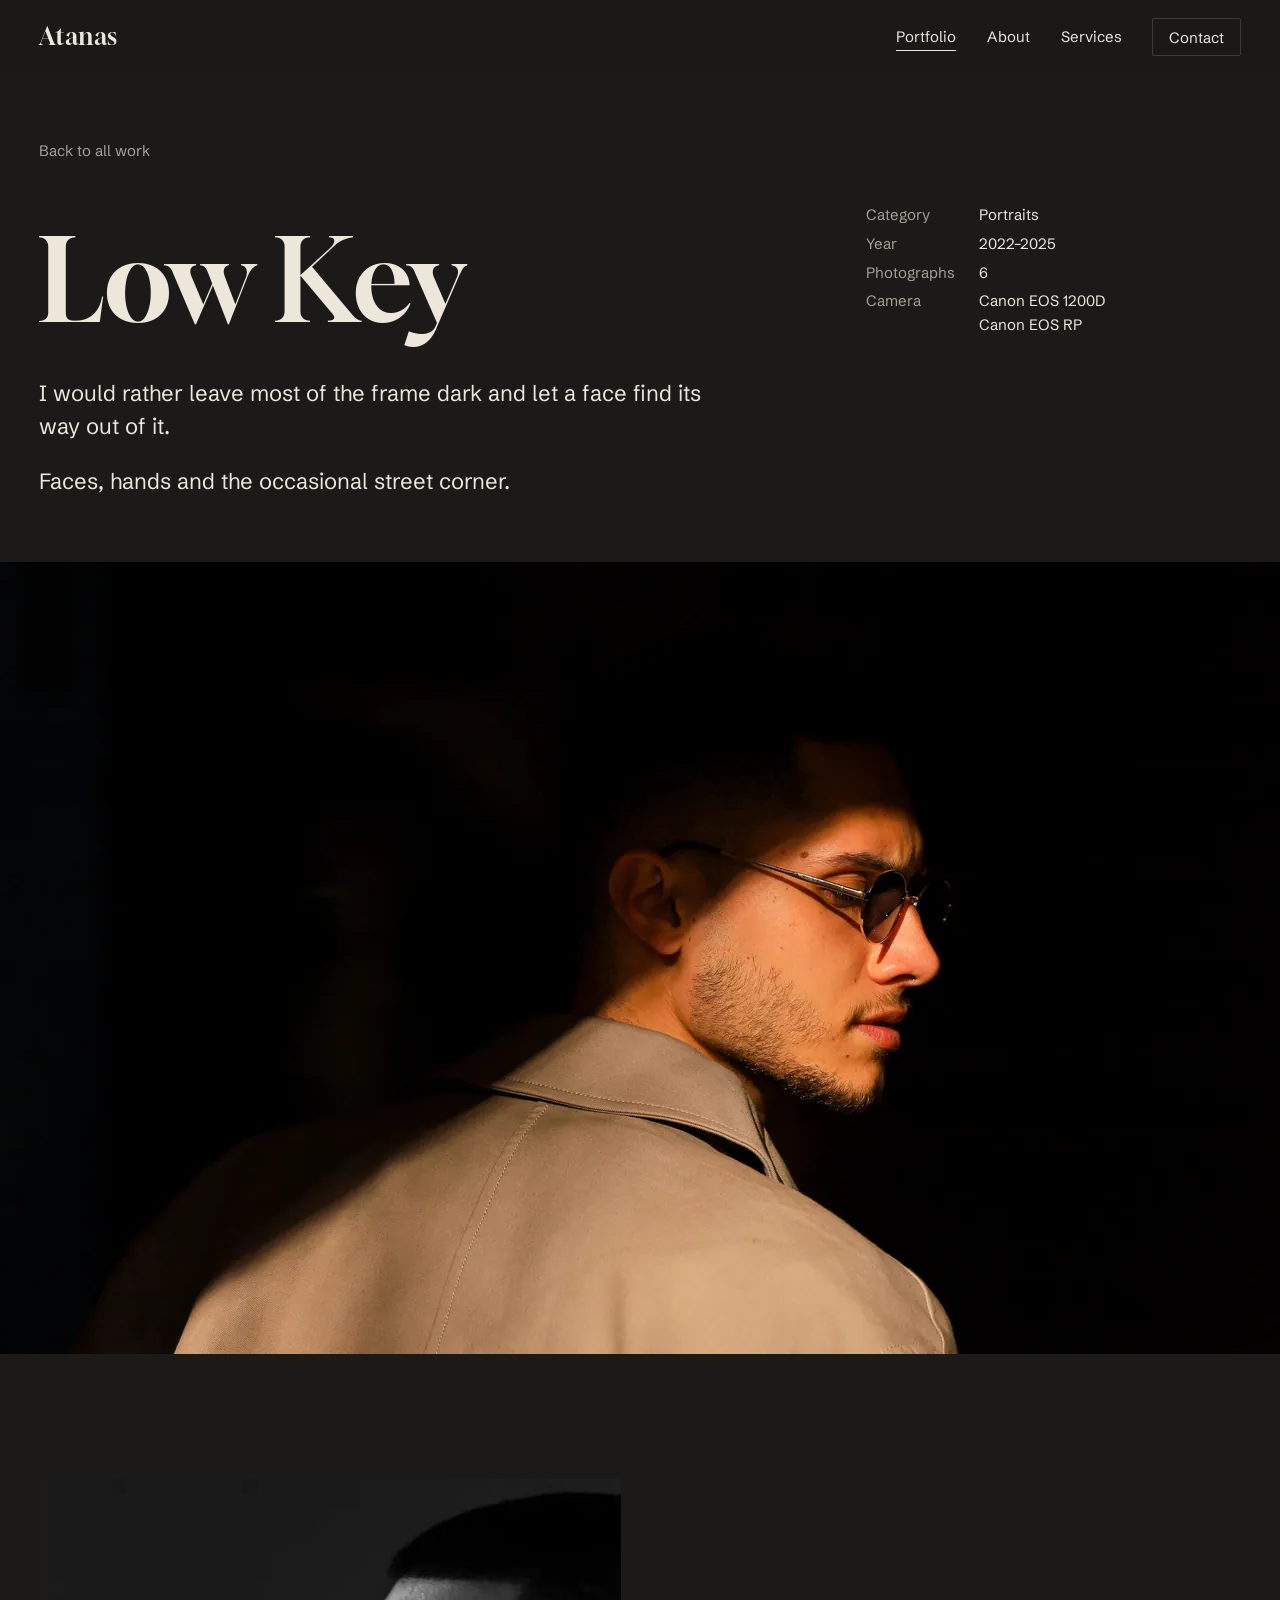
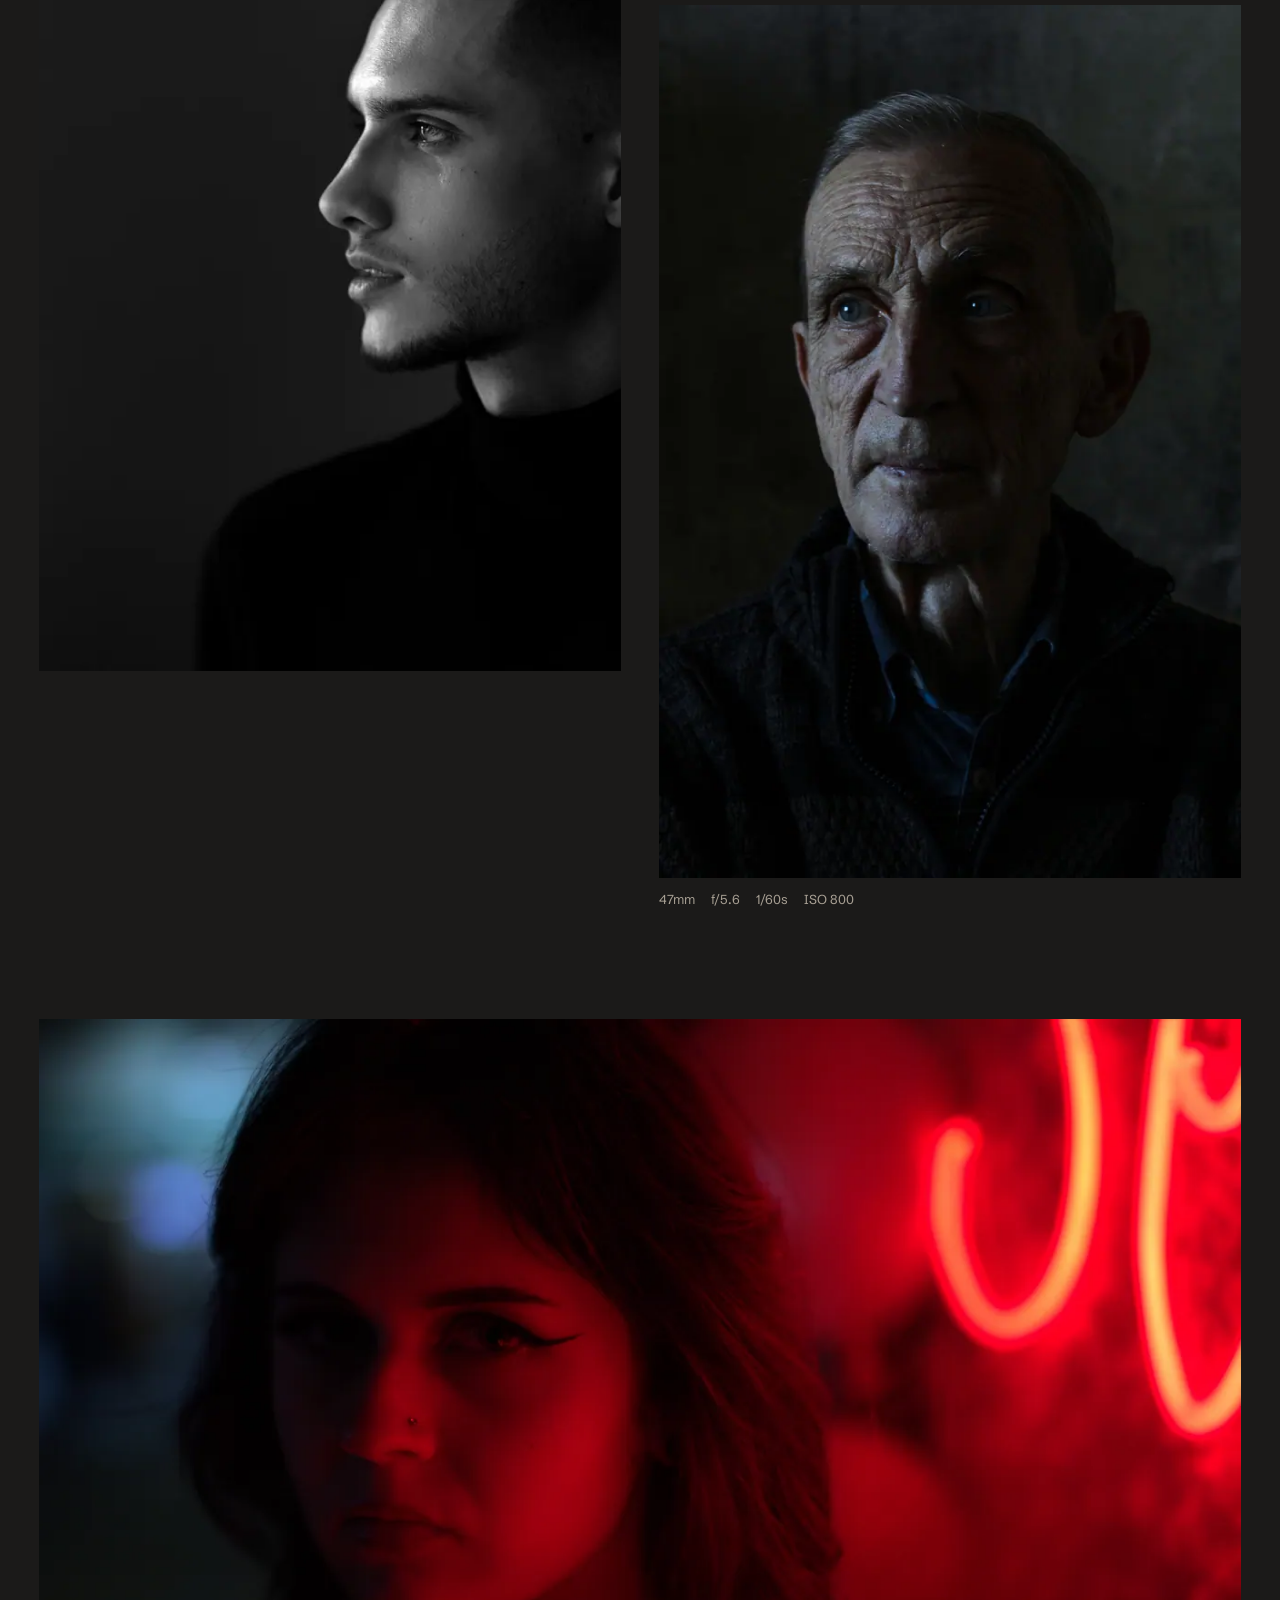
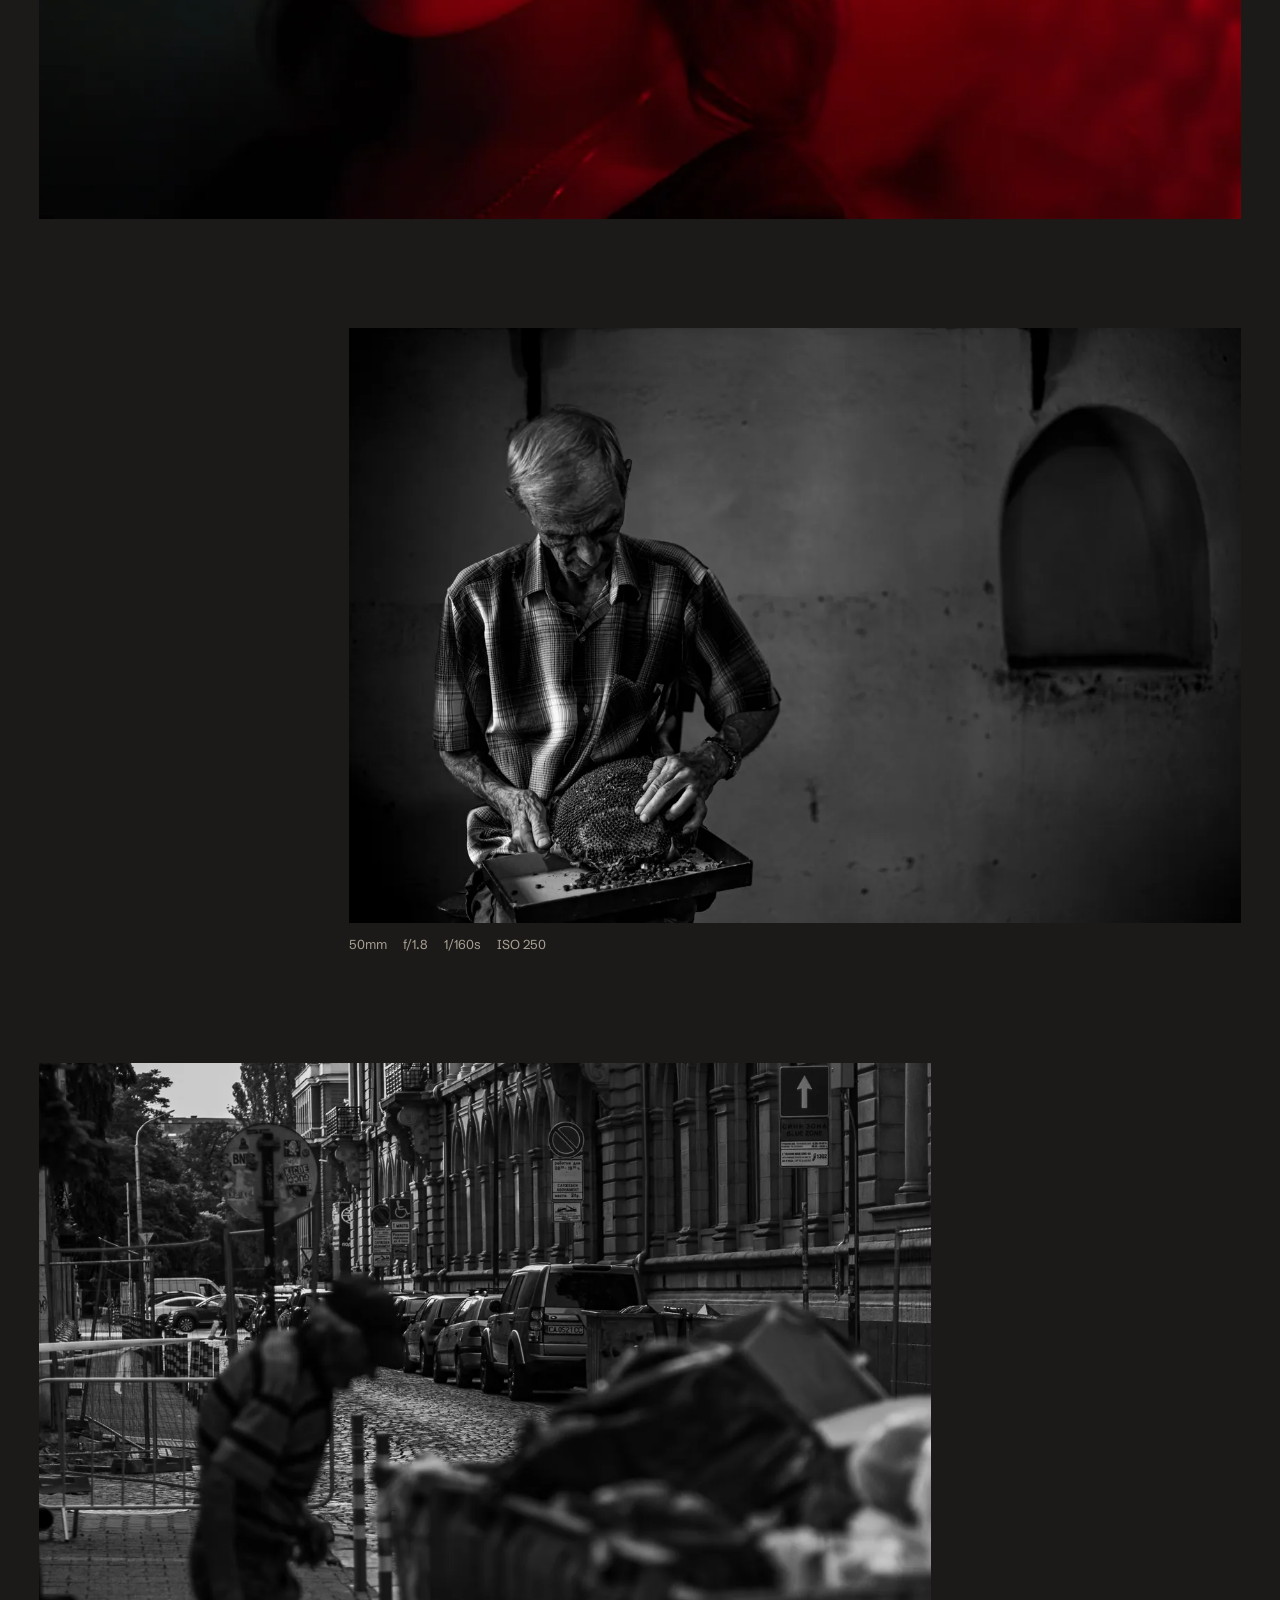
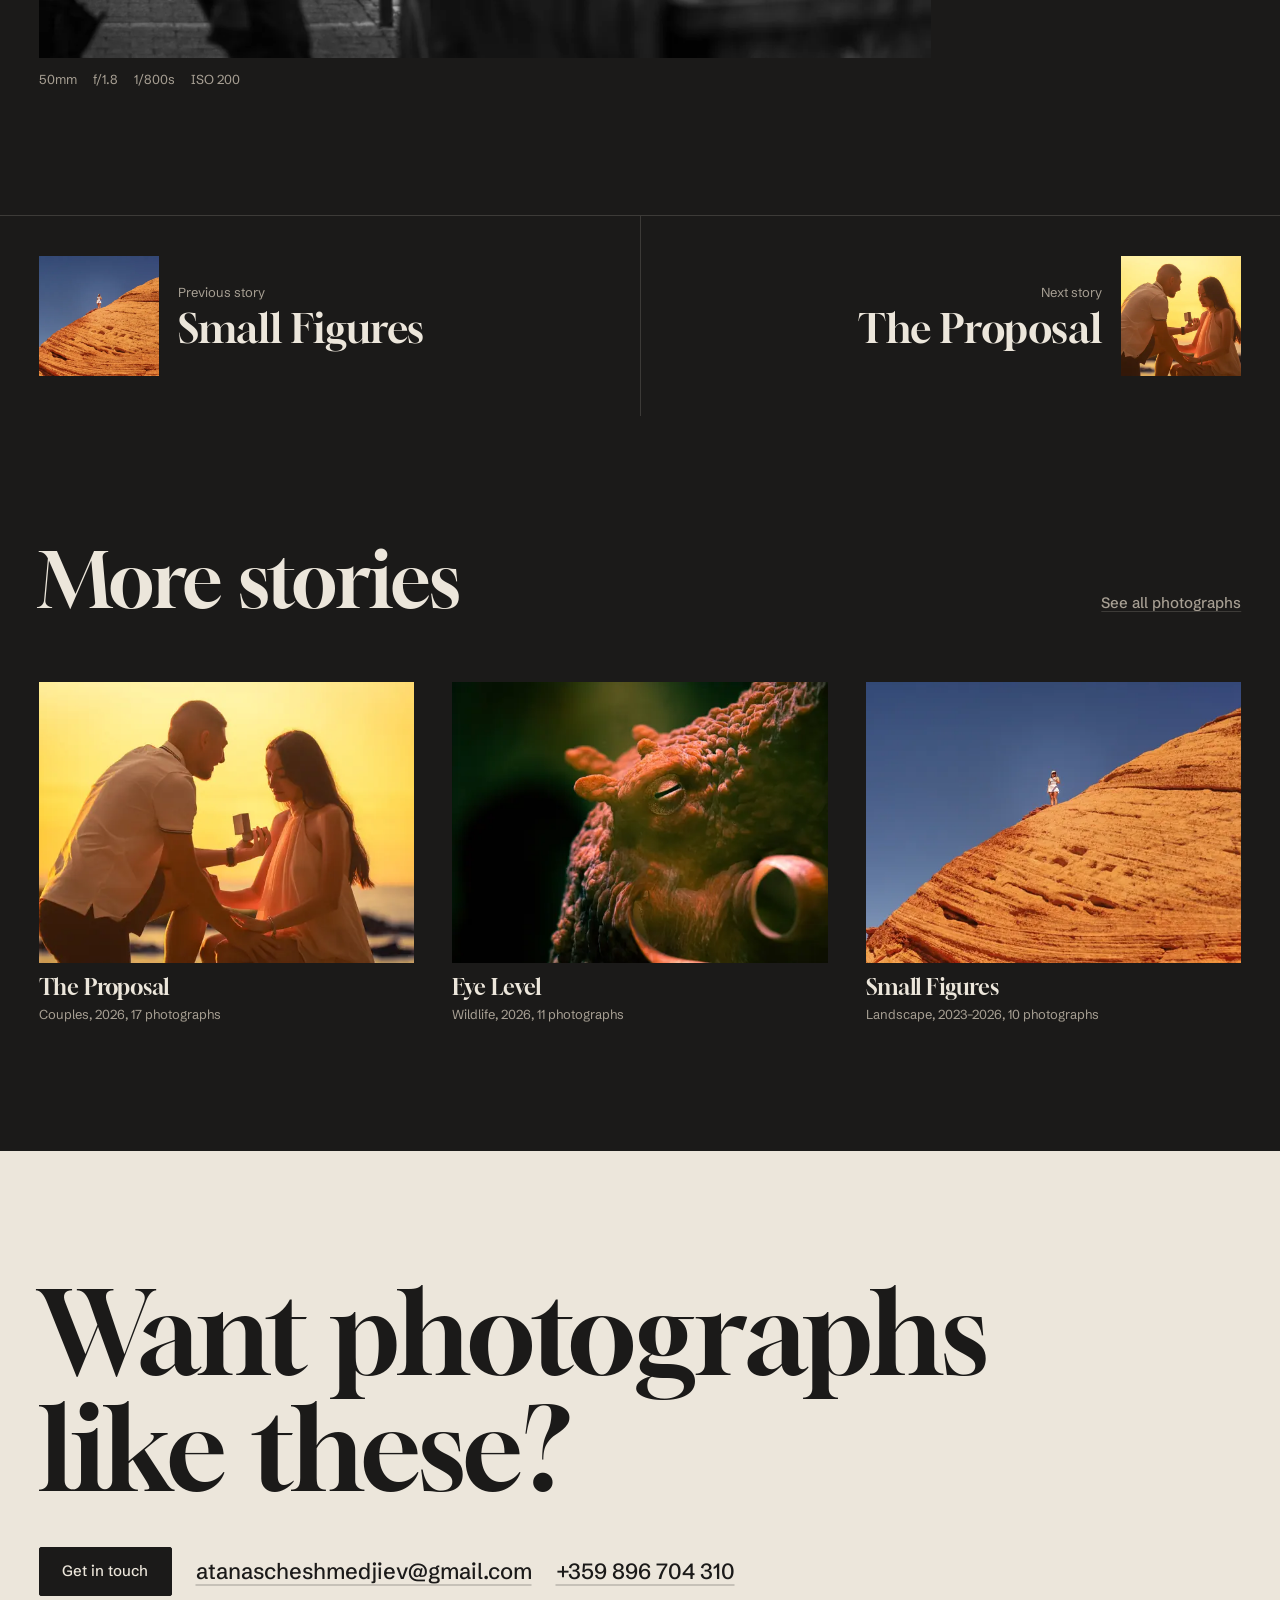
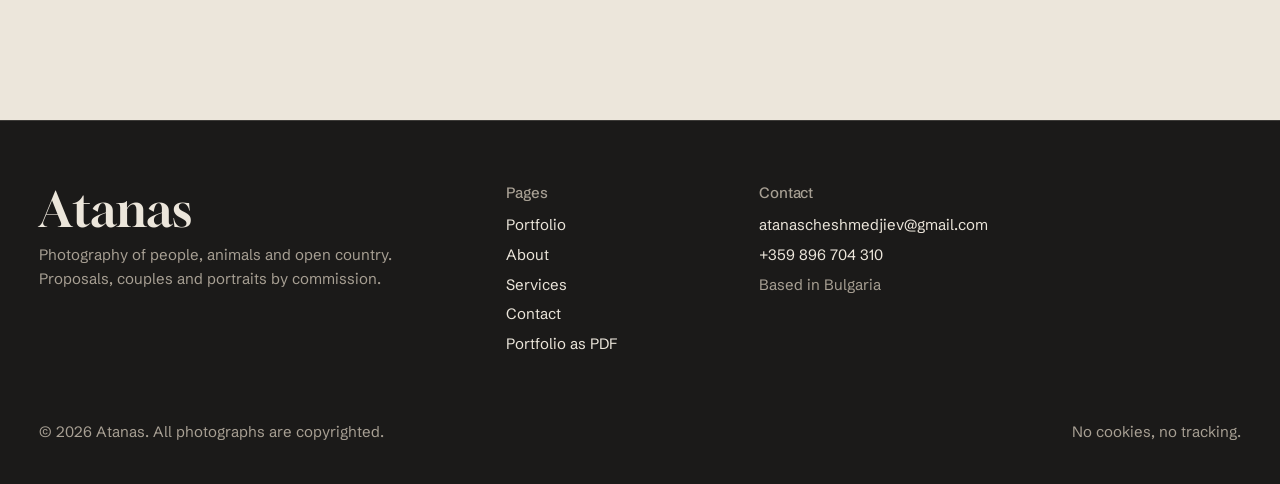
<file: portfolio/low-key/index.html>
<!doctype html>
<html lang="en">
<head>
<meta charset="utf-8">
<meta name="viewport" content="width=device-width, initial-scale=1">
<title>Low Key | Atanas</title>
<meta name="description" content="Low Key: Portraits built out of shadow and one source of light. 6 photographs by Atanas.">
<link rel="canonical" href="https://atanascheshmedjiev.github.io/Photography-Portfolio/portfolio/low-key/">
<meta property="og:title" content="Low Key | Atanas"><meta property="og:description" content="Low Key: Portraits built out of shadow and one source of light. 6 photographs by Atanas."><meta property="og:type" content="website"><meta property="og:site_name" content="Atanas"><meta name="twitter:card" content="summary_large_image"><meta property="og:url" content="https://atanascheshmedjiev.github.io/Photography-Portfolio/portfolio/low-key/"><meta property="og:image" content="https://atanascheshmedjiev.github.io/Photography-Portfolio/images/portfolio-14-1600.jpg">
<meta name="theme-color" content="#1b1a19">
<link rel="icon" href="../../assets/favicon.svg" type="image/svg+xml">
<link rel="stylesheet" href="../../assets/css/style.css?v=2f974e2d">
<script>document.documentElement.classList.add("js")</script>
<script type="application/ld+json">{"@context": "https://schema.org", "@type": "Person", "name": "Atanas", "jobTitle": "Photographer", "url": "https://atanascheshmedjiev.github.io/Photography-Portfolio/", "sameAs": []}</script>
</head>
<body class="">
<a class="skip" href="#main">Skip to content</a>
<header class="site-head">
  <div class="wrap">
    <a class="wordmark" href="../../index.html" aria-label="Atanas, home">Atanas</a>
    <button class="menu-btn" type="button" aria-expanded="false" aria-controls="site-nav" aria-label="Open menu"><span></span><span></span></button>
    <nav class="nav" id="site-nav" aria-label="Main"><ul><li><a href="../../portfolio/index.html" aria-current="page">Portfolio</a></li><li><a href="../../about/index.html">About</a></li><li><a href="../../services/index.html">Services</a></li><li><a class="nav-cta" href="../../contact/index.html">Contact</a></li></ul></nav>
  </div>
</header>
<main id="main">
<section class="proj-head wrap">
  <a class="crumb" href="../../portfolio/index.html">Back to all work</a>
  <div class="proj-title">
    <h1>Low Key</h1>
    <dl><dt>Category</dt><dd>Portraits</dd><dt>Year</dt><dd>2022–2025</dd><dt>Photographs</dt><dd>6</dd><dt>Camera</dt><dd>Canon EOS 1200D<br>Canon EOS RP</dd></dl>
    <div class="proj-intro"><p>I would rather leave most of the frame dark and let a face find its way out of it.</p><p>Faces, hands and the occasional street corner.</p></div>
  </div>
</section>
<div class="opener"><button type="button" data-lightbox="p" data-full="../../images/portfolio-14-2048.webp" data-alt="A man in glasses and a trench coat looks over his shoulder, half his face in shadow" data-title="Low Key" data-href="../../portfolio/low-key/index.html" data-meta="Canon EOS RP, 185mm, f/4, 1/640s, ISO 100" aria-label="View larger: A man in glasses and a trench coat looks over his shoulder, half his face in shadow"><div class="ph" style="--ph:#291c13;"><img src="../../images/portfolio-14-1280.webp" srcset="../../images/portfolio-14-640.webp 640w, ../../images/portfolio-14-1280.webp 1280w, ../../images/portfolio-14-2048.webp 2048w" sizes="100vw" width="3200" height="2130" alt="A man in glasses and a trench coat looks over his shoulder, half his face in shadow" fetchpriority="high" decoding="async"></div></button></div>
<section class="wrap seq" aria-label="Photographs"><div class="r-pair"><figure><button type="button" data-lightbox="p" data-full="../../images/portfolio-1-2048.webp" data-alt="Black and white profile portrait of a young man against a black background" data-title="Low Key" data-href="../../portfolio/low-key/index.html" data-meta="" aria-label="View larger: Black and white profile portrait of a young man against a black background"><div class="ph reveal" style="--ph:#191919;"><img src="../../images/portfolio-1-1280.webp" srcset="../../images/portfolio-1-640.webp 640w, ../../images/portfolio-1-1280.webp 1280w, ../../images/portfolio-1-2048.webp 2048w" sizes="(max-width: 760px) 100vw, 48vw" width="2350" height="3200" alt="Black and white profile portrait of a young man against a black background" loading="lazy" decoding="async"></div></button></figure><figure><button type="button" data-lightbox="p" data-full="../../images/portfolio-8-2048.webp" data-alt="An older man with blue eyes looks past the camera in dim light" data-title="Low Key" data-href="../../portfolio/low-key/index.html" data-meta="Canon EOS 1200D, 47mm, f/5.6, 1/60s, ISO 800" aria-label="View larger: An older man with blue eyes looks past the camera in dim light"><div class="ph reveal" style="--ph:#151515;"><img src="../../images/portfolio-8-1280.webp" srcset="../../images/portfolio-8-640.webp 640w, ../../images/portfolio-8-1280.webp 1280w, ../../images/portfolio-8-2048.webp 2048w" sizes="(max-width: 760px) 100vw, 48vw" width="2133" height="3200" alt="An older man with blue eyes looks past the camera in dim light" loading="lazy" decoding="async"></div></button><figcaption><span>47mm</span><span>f/5.6</span><span>1/60s</span><span>ISO 800</span></figcaption></figure></div><div class="r-wide"><figure><button type="button" data-lightbox="p" data-full="../../images/portfolio-9-2048.webp" data-alt="A woman lit by red neon light looks at the camera" data-title="Low Key" data-href="../../portfolio/low-key/index.html" data-meta="" aria-label="View larger: A woman lit by red neon light looks at the camera"><div class="ph reveal" style="--ph:#4d0b11;"><img src="../../images/portfolio-9-1280.webp" srcset="../../images/portfolio-9-640.webp 640w, ../../images/portfolio-9-1280.webp 1280w, ../../images/portfolio-9-2048.webp 2048w" sizes="(max-width: 1440px) 100vw, 1440px" width="3200" height="2131" alt="A woman lit by red neon light looks at the camera" loading="lazy" decoding="async"></div></button></figure></div><div class="r-inset-r"><figure><button type="button" data-lightbox="p" data-full="../../images/portfolio-4-2048.webp" data-alt="Black and white photograph of an older man working with his hands at a table" data-title="Low Key" data-href="../../portfolio/low-key/index.html" data-meta="Canon EOS RP, 50mm, f/1.8, 1/160s, ISO 250" aria-label="View larger: Black and white photograph of an older man working with his hands at a table"><div class="ph reveal" style="--ph:#2c2c2c;"><img src="../../images/portfolio-4-1280.webp" srcset="../../images/portfolio-4-640.webp 640w, ../../images/portfolio-4-1280.webp 1280w, ../../images/portfolio-4-2048.webp 2048w" sizes="(max-width: 760px) 100vw, 75vw" width="3200" height="2133" alt="Black and white photograph of an older man working with his hands at a table" loading="lazy" decoding="async"></div></button><figcaption><span>50mm</span><span>f/1.8</span><span>1/160s</span><span>ISO 250</span></figcaption></figure></div><div class="r-inset-l"><figure><button type="button" data-lightbox="p" data-full="../../images/portfolio-13-2048.webp" data-alt="Black and white street scene of a man bent over beside a full cart on a cobbled road" data-title="Low Key" data-href="../../portfolio/low-key/index.html" data-meta="Canon EOS RP, 50mm, f/1.8, 1/800s, ISO 200" aria-label="View larger: Black and white street scene of a man bent over beside a full cart on a cobbled road"><div class="ph reveal" style="--ph:#2e2e2e;"><img src="../../images/portfolio-13-1280.webp" srcset="../../images/portfolio-13-640.webp 640w, ../../images/portfolio-13-1280.webp 1280w, ../../images/portfolio-13-2048.webp 2048w" sizes="(max-width: 760px) 100vw, 75vw" width="2519" height="1679" alt="Black and white street scene of a man bent over beside a full cart on a cobbled road" loading="lazy" decoding="async"></div></button><figcaption><span>50mm</span><span>f/1.8</span><span>1/800s</span><span>ISO 200</span></figcaption></figure></div></section>
<nav class="pn" aria-label="More stories"><a href="../../portfolio/small-figures/index.html"><div class="ph" style="--ph:#91695a;"><img src="../../images/portfolio-5-1280.webp" srcset="../../images/portfolio-5-640.webp 640w, ../../images/portfolio-5-1280.webp 1280w, ../../images/portfolio-5-2048.webp 2048w" sizes="120px" width="3200" height="2129" alt="" loading="lazy" decoding="async"></div><span><small>Previous story</small><strong>Small Figures</strong></span></a><a href="../../portfolio/the-proposal/index.html"><div class="ph" style="--ph:#b88c48;"><img src="../../images/predlojenie-4-1280.webp" srcset="../../images/predlojenie-4-640.webp 640w, ../../images/predlojenie-4-1280.webp 1280w, ../../images/predlojenie-4-2048.webp 2048w" sizes="120px" width="3200" height="2134" alt="" loading="lazy" decoding="async"></div><span><small>Next story</small><strong>The Proposal</strong></span></a></nav>
<section class="sec" aria-labelledby="more-title">
  <div class="wrap"><div class="sec-head"><h2 id="more-title">More stories</h2><p><a class="link" href="../../portfolio/index.html">See all photographs</a></p></div>
  <div class="related"><a class="strip-item" href="../../portfolio/the-proposal/index.html"><div class="ph reveal" style="--ph:#b88c48;"><img src="../../images/predlojenie-4-1280.webp" srcset="../../images/predlojenie-4-640.webp 640w, ../../images/predlojenie-4-1280.webp 1280w, ../../images/predlojenie-4-2048.webp 2048w" sizes="(max-width: 900px) 50vw, 25vw" width="3200" height="2134" alt="Close view of the man on one knee holding out an open ring box, the woman smiling down" loading="lazy" decoding="async"></div>
  <h3>The Proposal</h3><span>Couples, 2026, 17 photographs</span></a><a class="strip-item" href="../../portfolio/eye-level/index.html"><div class="ph reveal" style="--ph:#352b10;"><img src="../../images/8c5a1468-1280.webp" srcset="../../images/8c5a1468-640.webp 640w, ../../images/8c5a1468-1280.webp 1280w, ../../images/8c5a1468-2048.webp 2048w" sizes="(max-width: 900px) 50vw, 25vw" width="3200" height="2133" alt="Close-up of a red giant octopus, its eye half closed, against a dark green background" loading="lazy" decoding="async"></div>
  <h3>Eye Level</h3><span>Wildlife, 2026, 11 photographs</span></a><a class="strip-item" href="../../portfolio/small-figures/index.html"><div class="ph reveal" style="--ph:#91695a;"><img src="../../images/portfolio-5-1280.webp" srcset="../../images/portfolio-5-640.webp 640w, ../../images/portfolio-5-1280.webp 1280w, ../../images/portfolio-5-2048.webp 2048w" sizes="(max-width: 900px) 50vw, 25vw" width="3200" height="2129" alt="A tiny figure stands on top of a huge striped orange sandstone dome under a deep blue sky" loading="lazy" decoding="async"></div>
  <h3>Small Figures</h3><span>Landscape, 2023–2026, 10 photographs</span></a></div></div>
</section>
<section class="sec cta paper">
  <div class="wrap">
    <h2>Want photographs like these?</h2>
    <div class="row"><a class="btn" href="../../contact/index.html?type=Portrait">Get in touch</a><a class="link mail" href="mailto:atanascheshmedjiev@gmail.com">atanascheshmedjiev@gmail.com</a><a class="link mail" href="tel:+359896704310">+359 896 704 310</a></div>
  </div>
</section>
</main>
<footer class="site-foot">
  <div class="wrap">
    <div class="foot-grid">
      <div><a class="foot-mark" href="../../index.html">Atanas</a><p class="muted">Photography of people, animals and open country. Proposals, couples and portraits by commission.</p></div>
      <div><h2>Pages</h2><ul><li><a href="../../portfolio/index.html">Portfolio</a></li><li><a href="../../about/index.html">About</a></li><li><a href="../../services/index.html">Services</a></li><li><a href="../../contact/index.html">Contact</a></li><li><a href="../../print/index.html">Portfolio as PDF</a></li></ul></div>
      <div><h2>Contact</h2><ul><li><a href="mailto:atanascheshmedjiev@gmail.com">atanascheshmedjiev@gmail.com</a></li><li><a href="tel:+359896704310">+359 896 704 310</a></li><li class="muted">Based in Bulgaria</li></ul></div>
      <div></div>
    </div>
    <div class="foot-base"><span>&copy; <span data-year>2026</span> Atanas. All photographs are copyrighted.</span><span>No cookies, no tracking.</span></div>
  </div>
</footer>
<script src="../../assets/js/main.js?v=2f974e2d" defer></script>
</body>
</html>
</file>
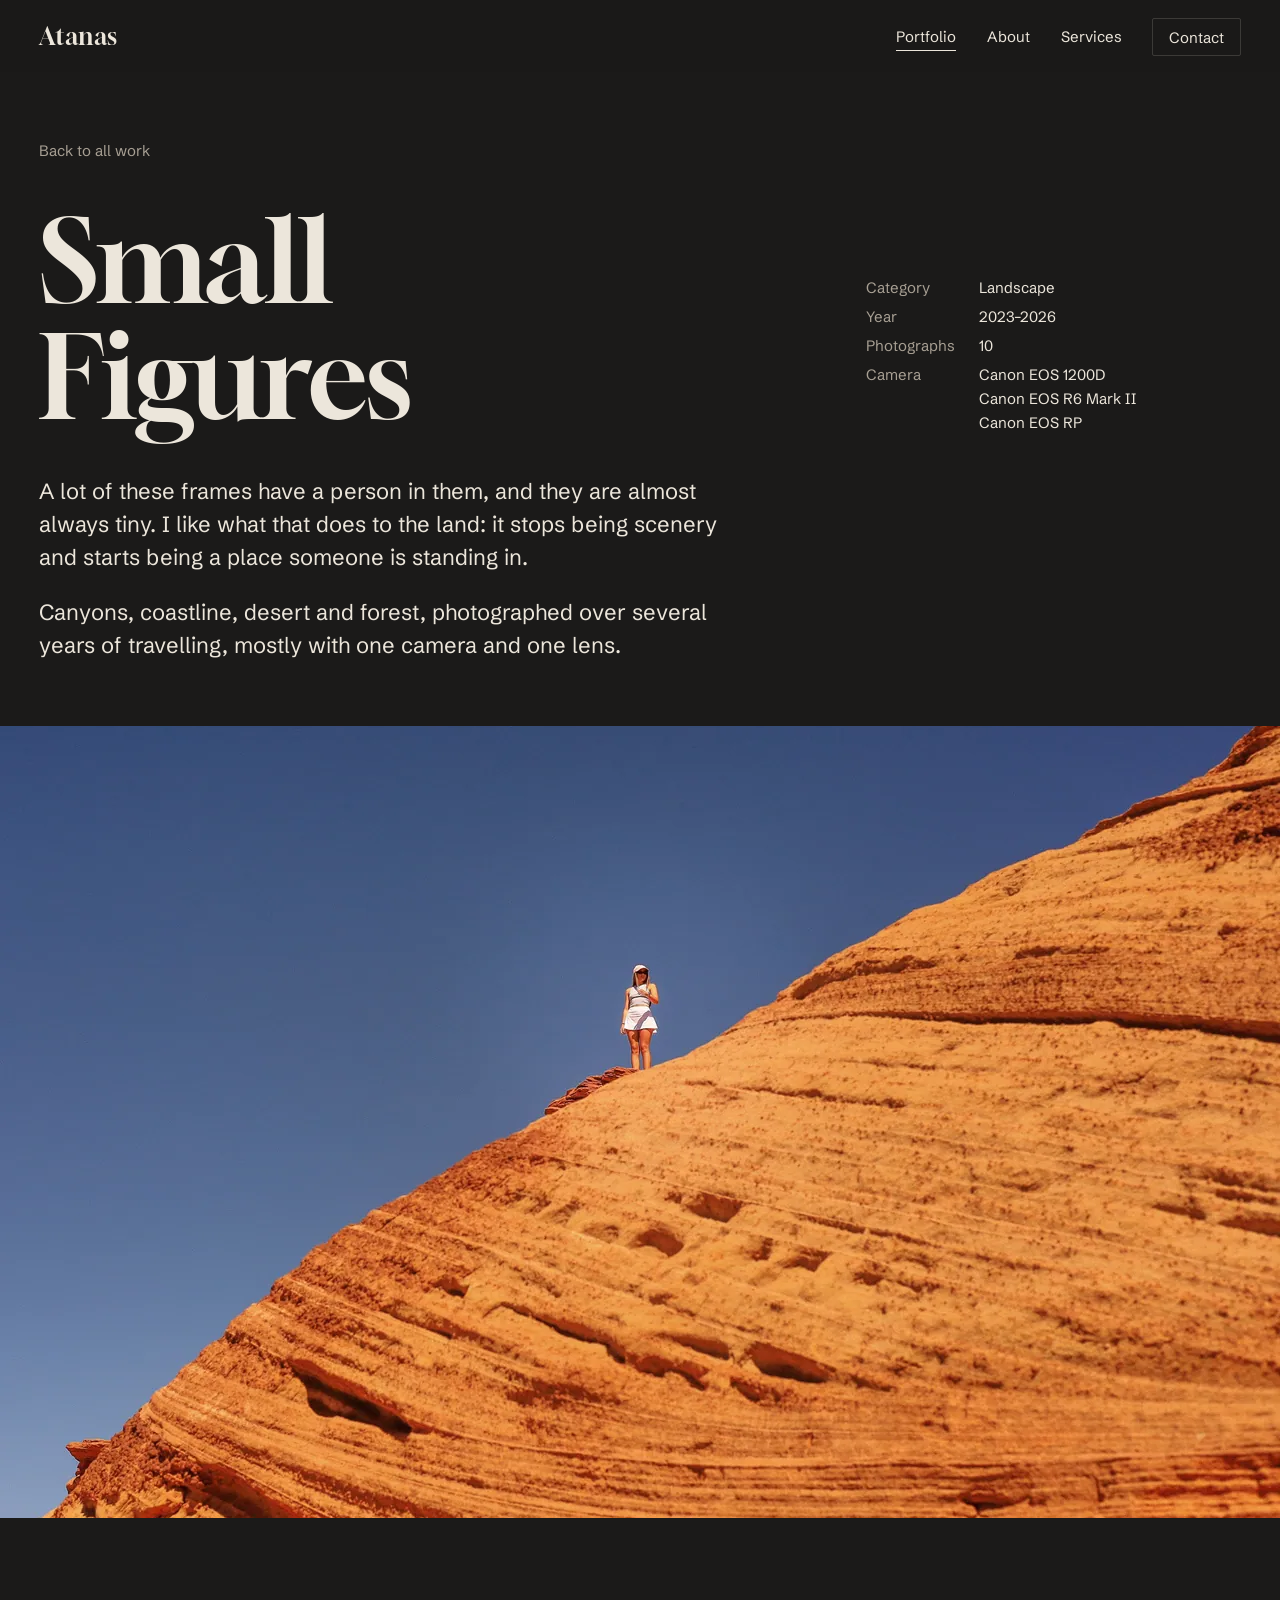
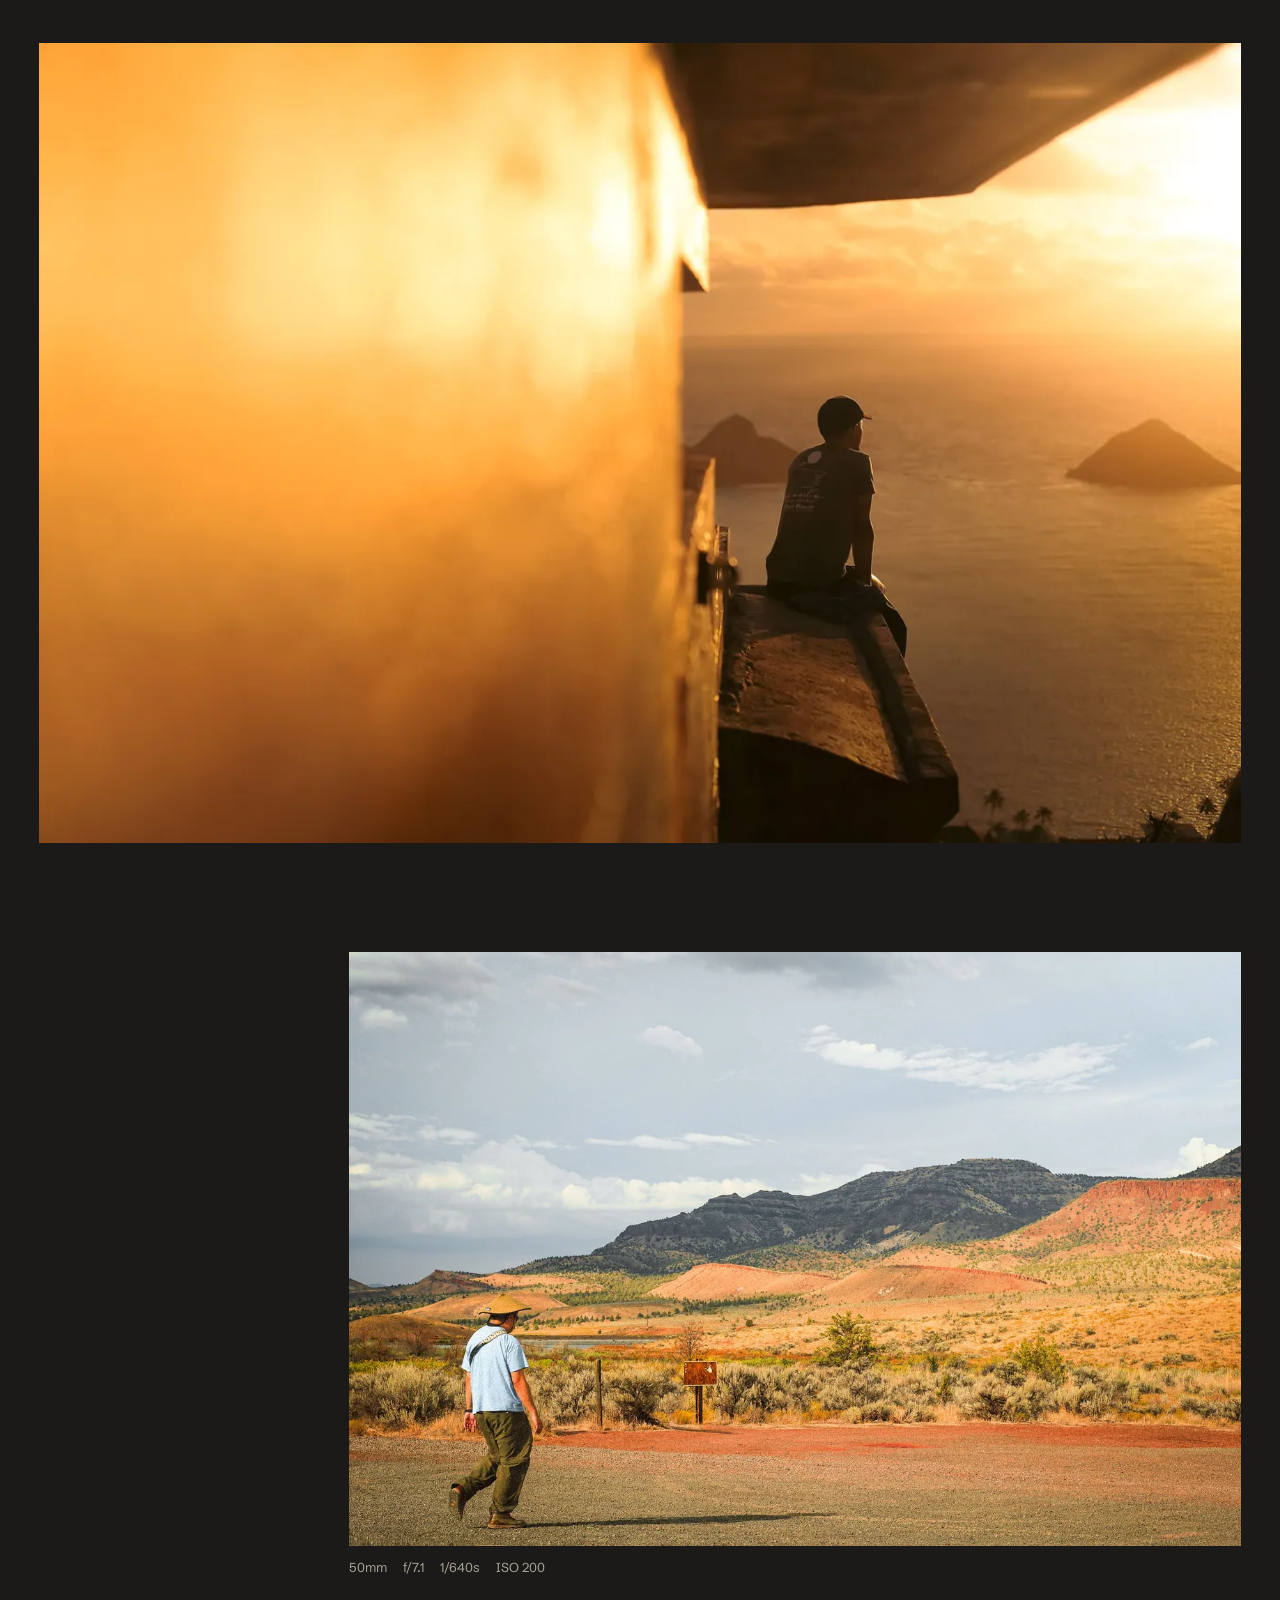
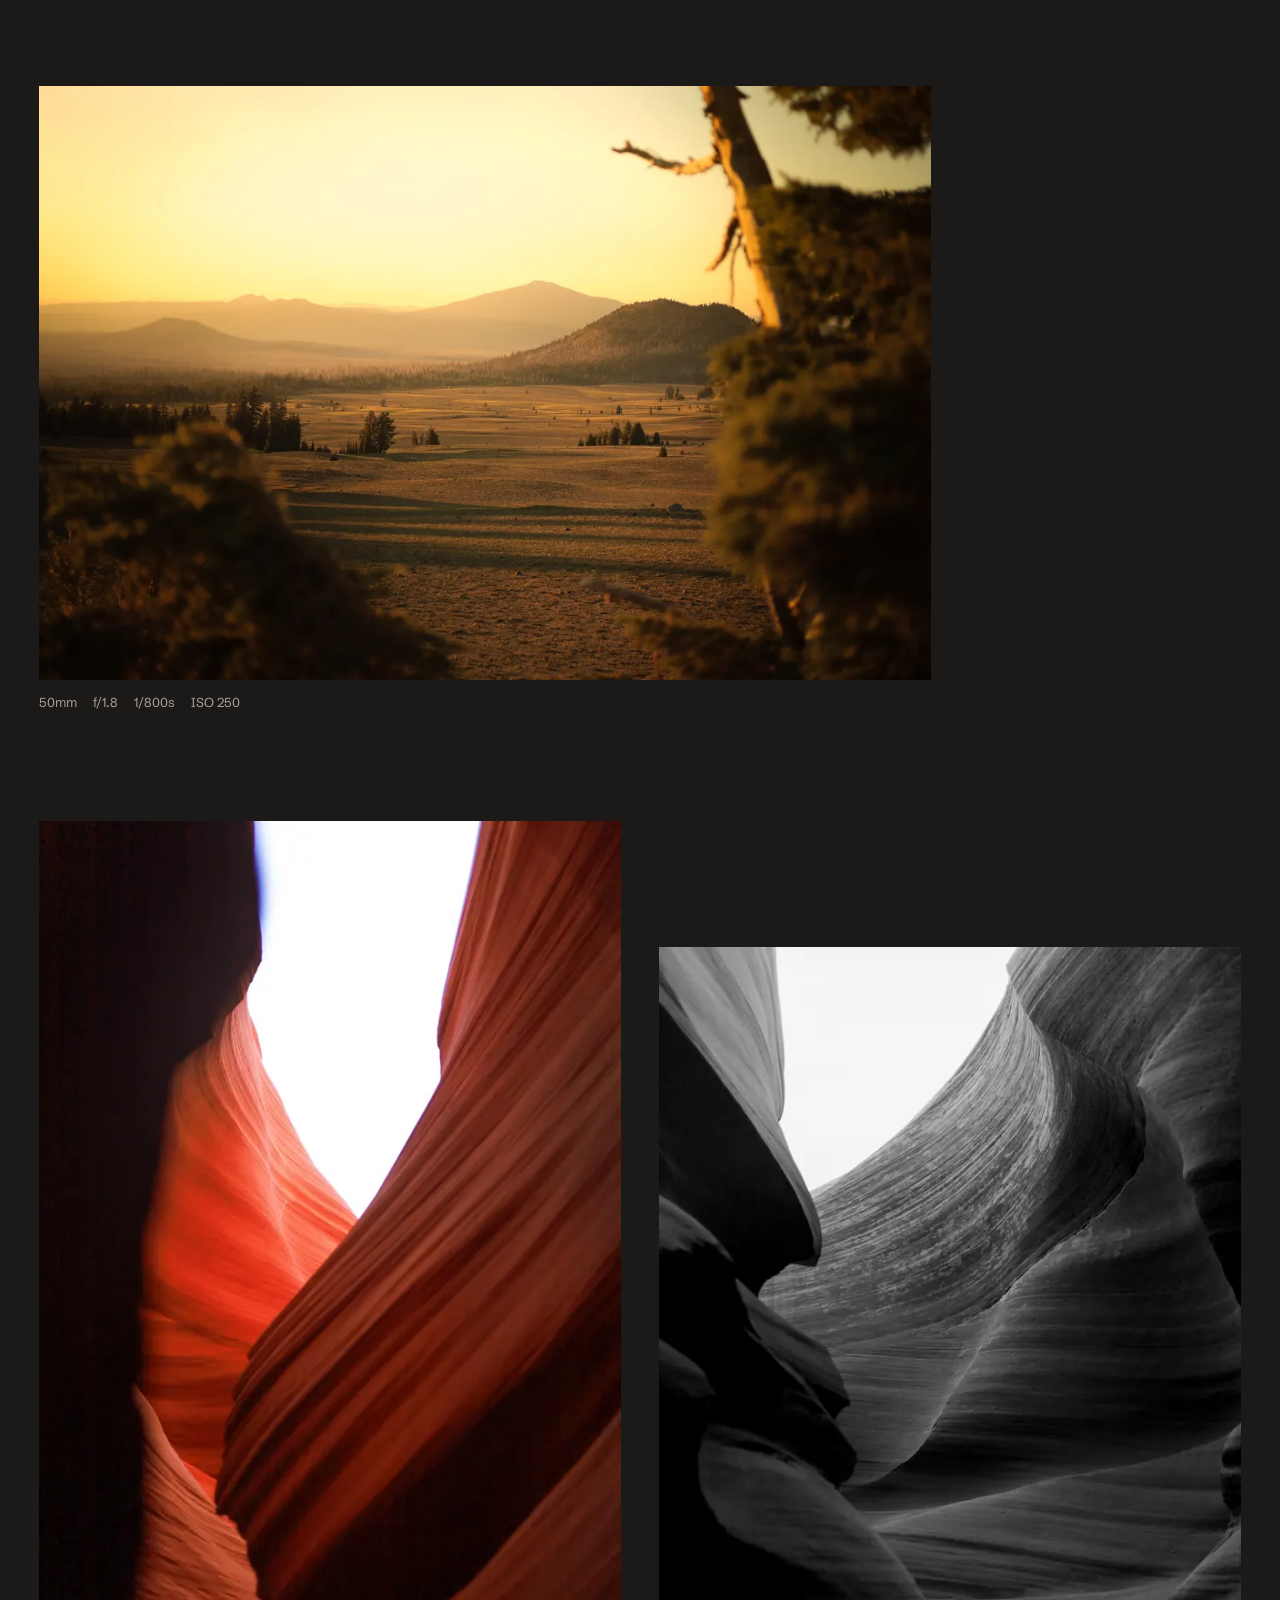
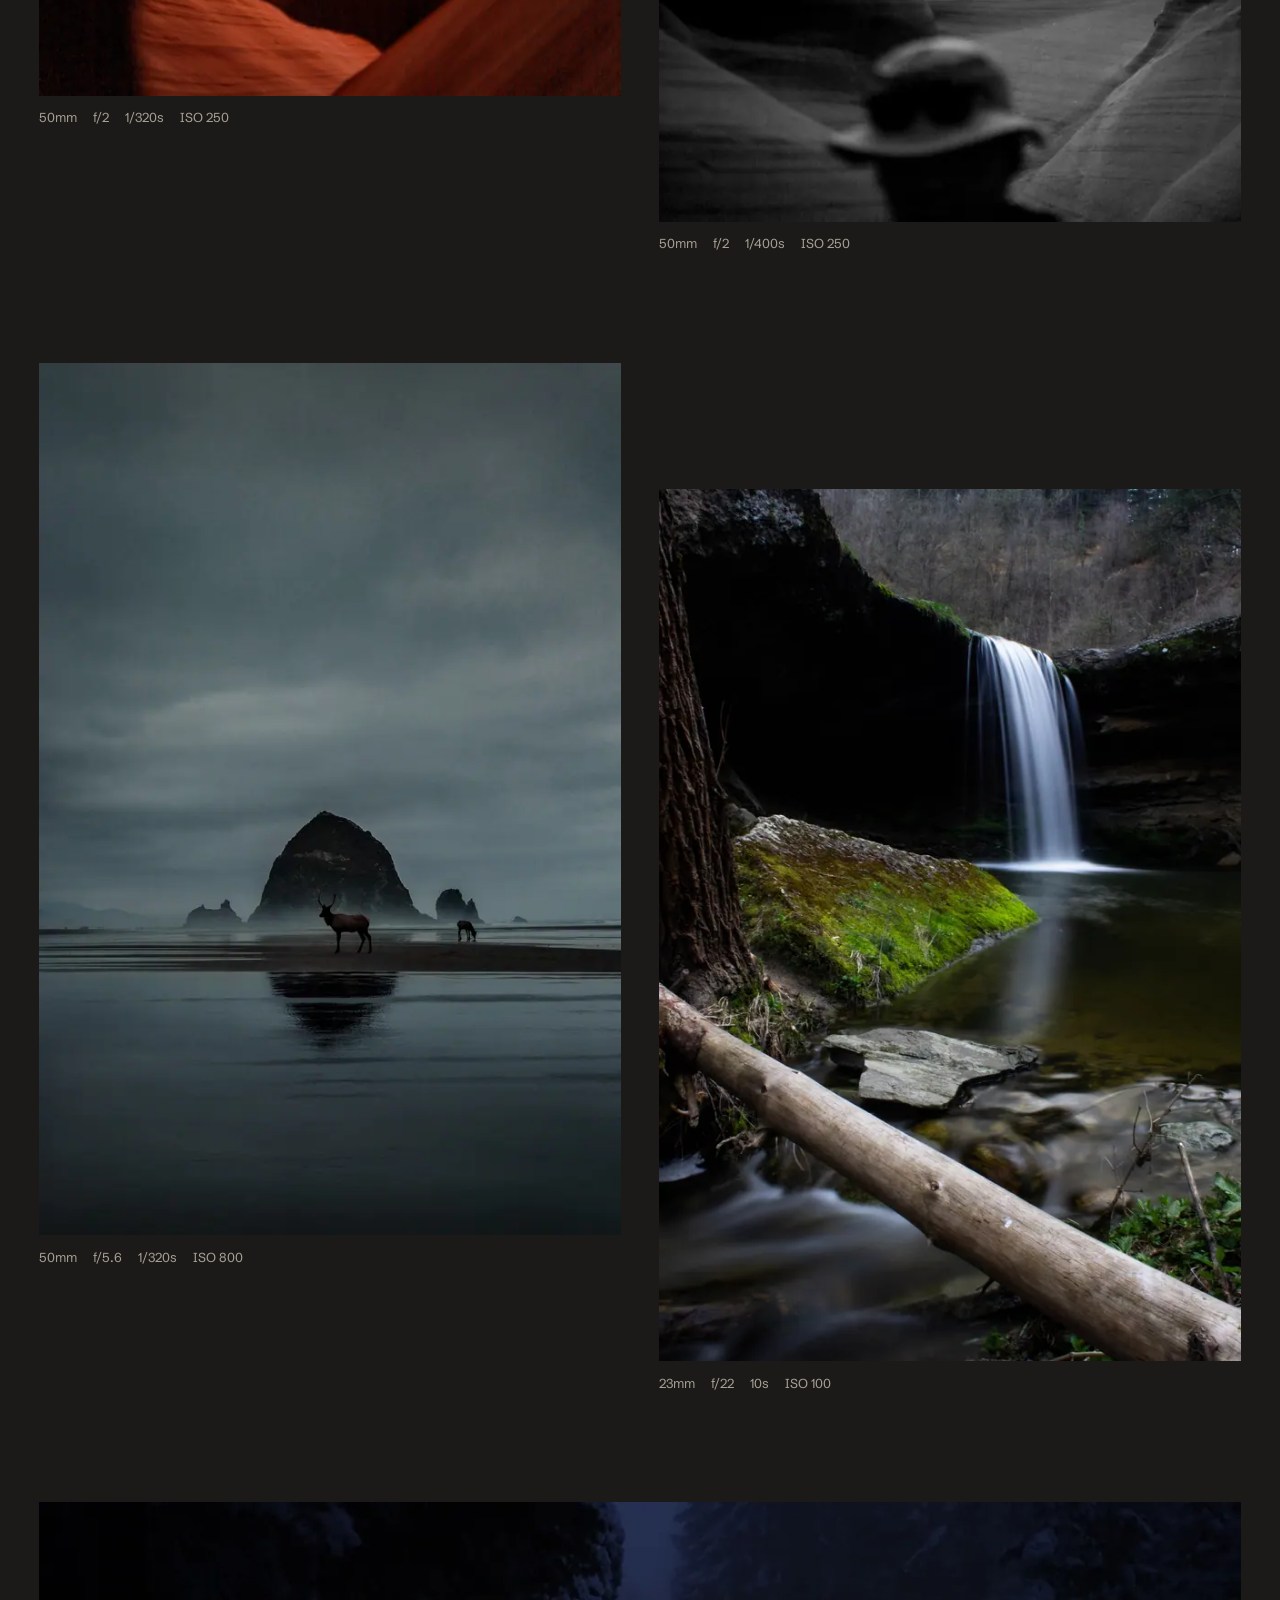
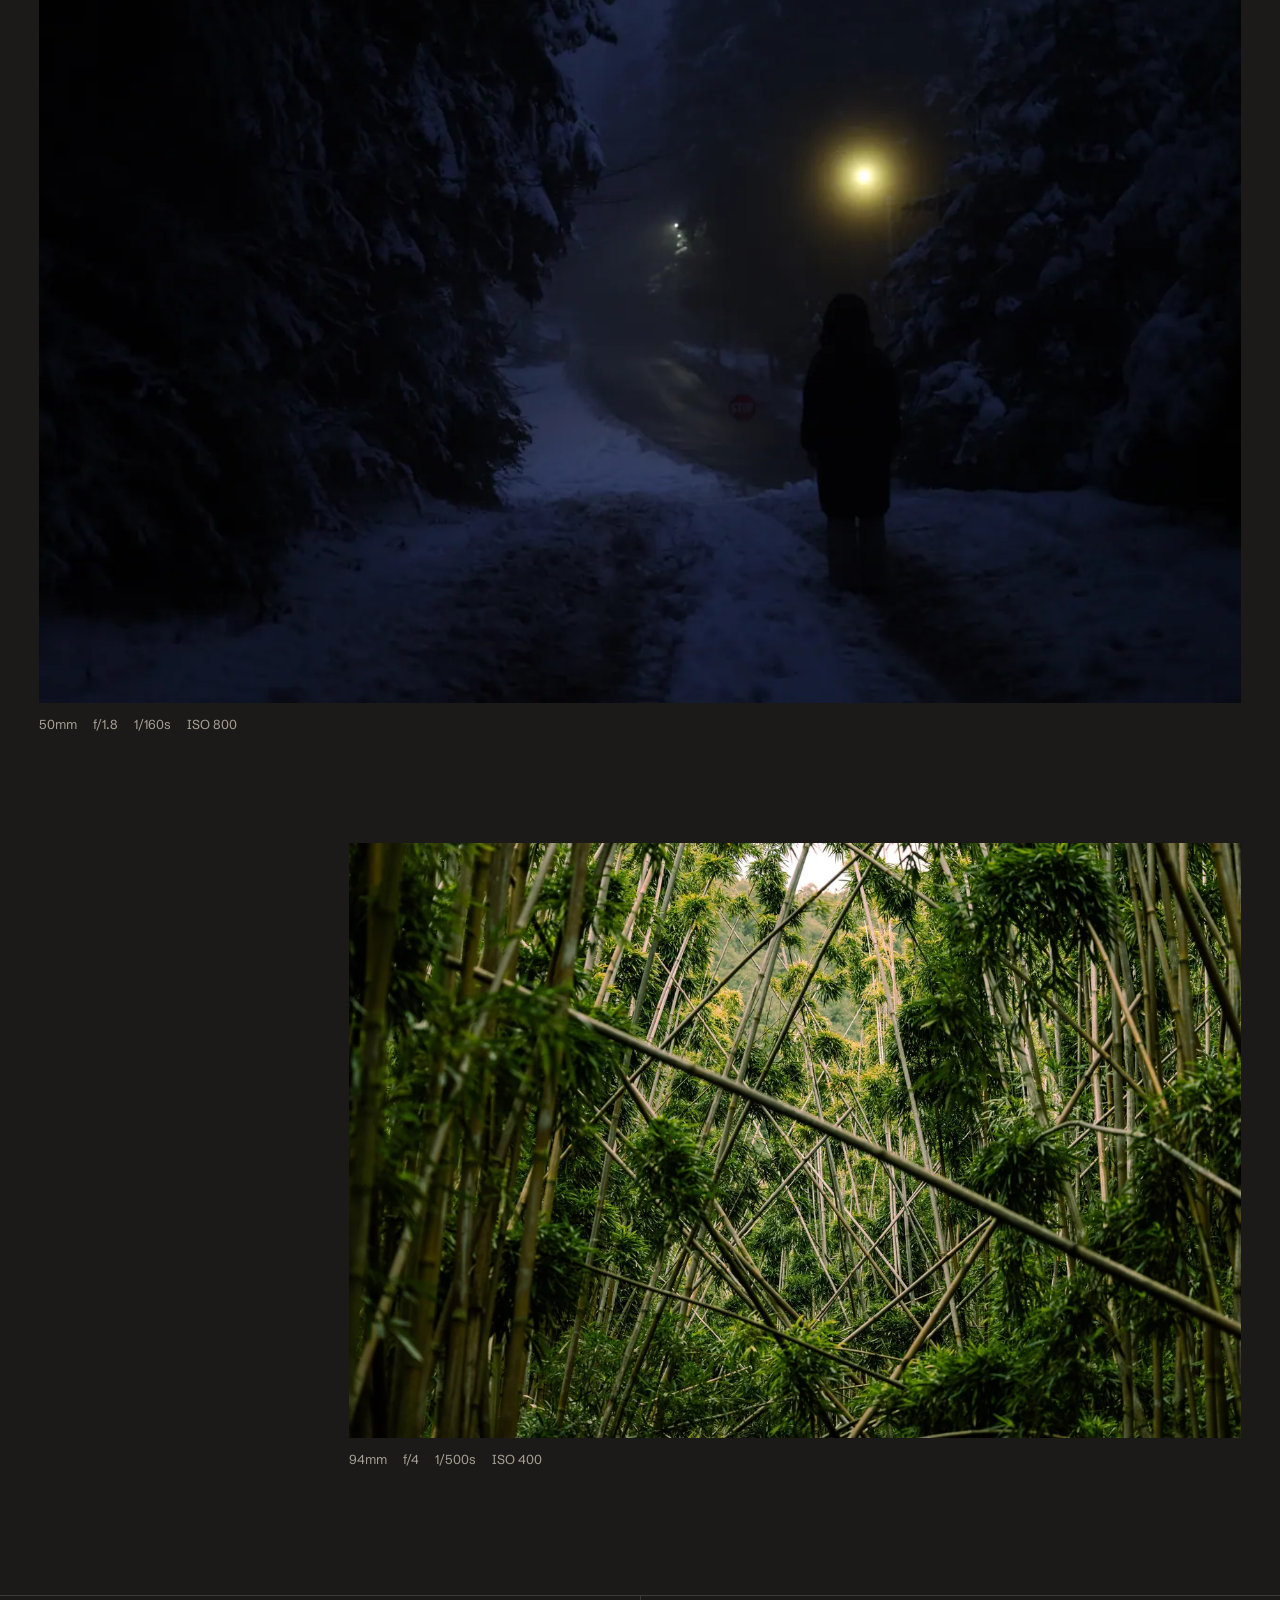
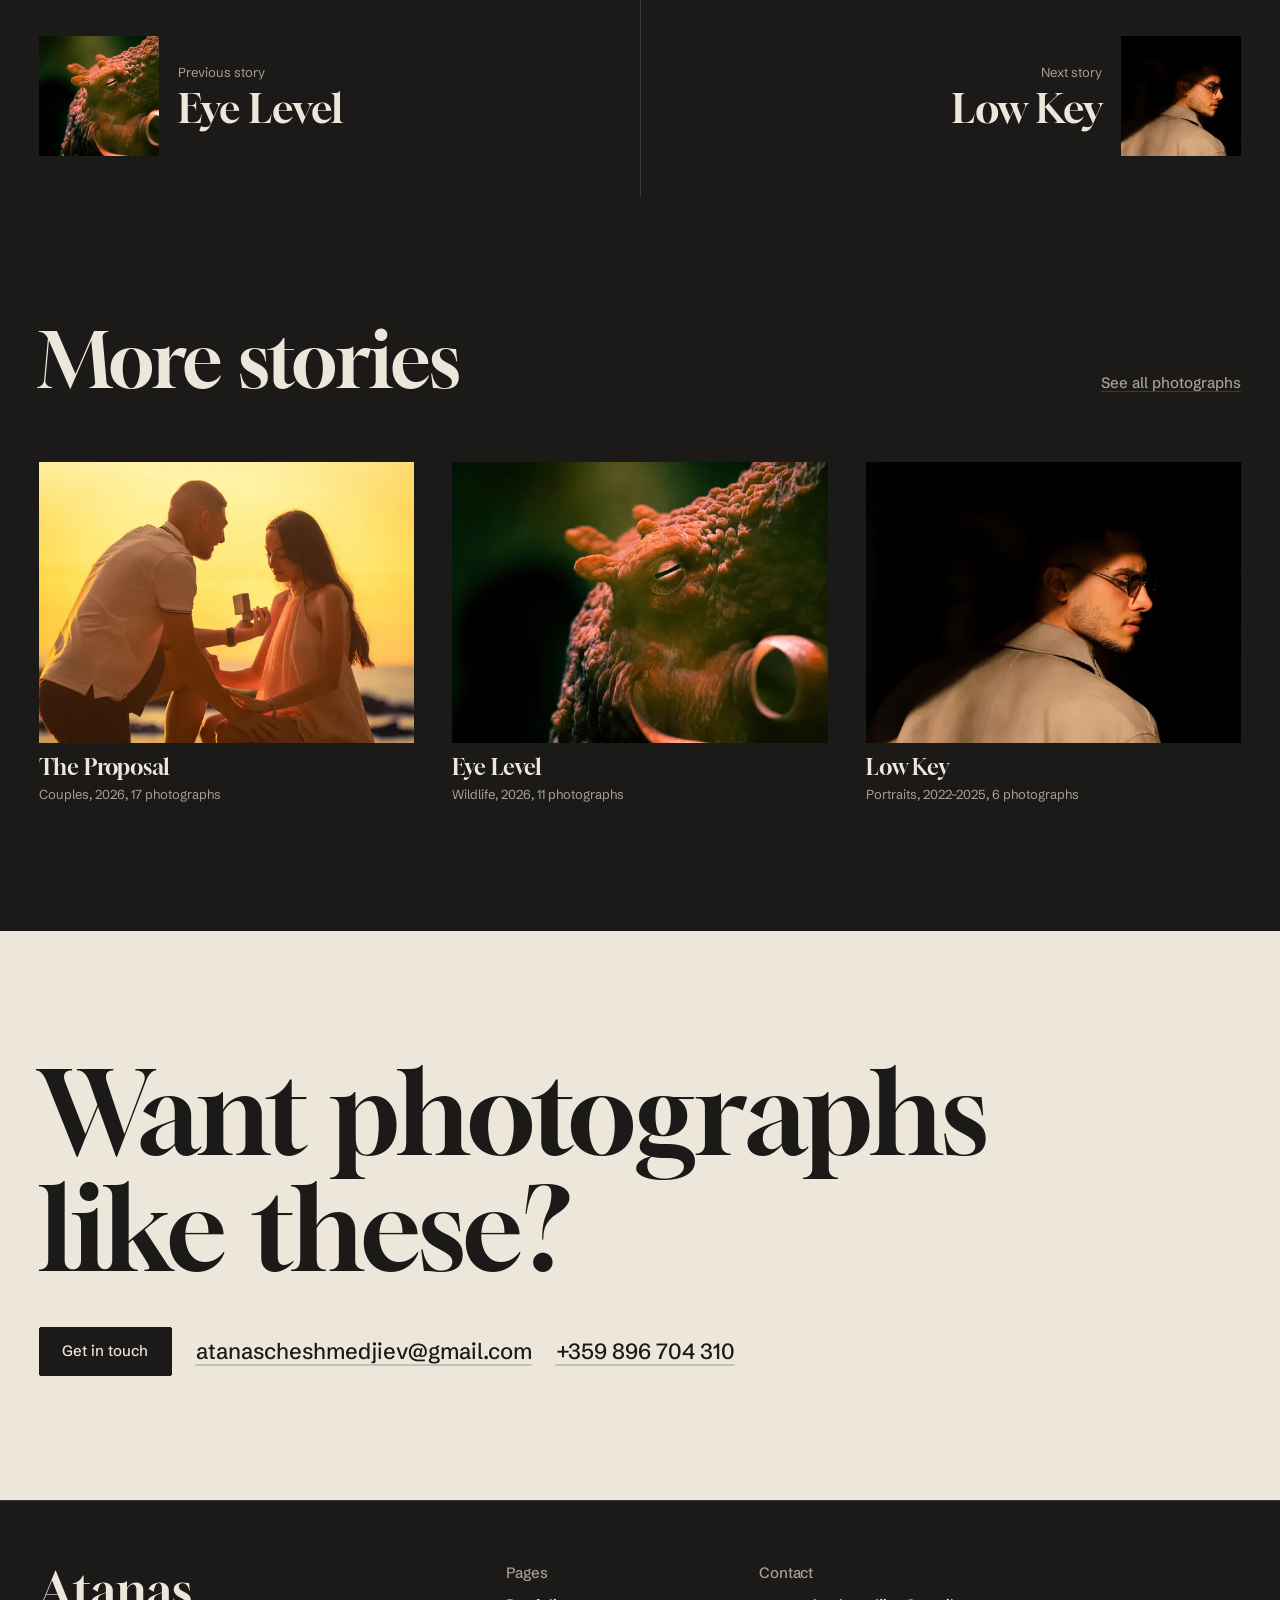
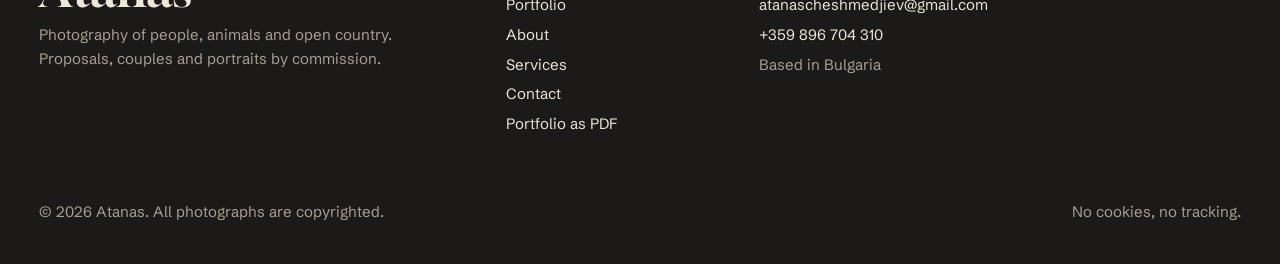
<file: portfolio/small-figures/index.html>
<!doctype html>
<html lang="en">
<head>
<meta charset="utf-8">
<meta name="viewport" content="width=device-width, initial-scale=1">
<title>Small Figures | Atanas</title>
<meta name="description" content="Small Figures: Wide country, usually with someone very small somewhere in it. 10 photographs by Atanas.">
<link rel="canonical" href="https://atanascheshmedjiev.github.io/Photography-Portfolio/portfolio/small-figures/">
<meta property="og:title" content="Small Figures | Atanas"><meta property="og:description" content="Small Figures: Wide country, usually with someone very small somewhere in it. 10 photographs by Atanas."><meta property="og:type" content="website"><meta property="og:site_name" content="Atanas"><meta name="twitter:card" content="summary_large_image"><meta property="og:url" content="https://atanascheshmedjiev.github.io/Photography-Portfolio/portfolio/small-figures/"><meta property="og:image" content="https://atanascheshmedjiev.github.io/Photography-Portfolio/images/portfolio-5-1600.jpg">
<meta name="theme-color" content="#1b1a19">
<link rel="icon" href="../../assets/favicon.svg" type="image/svg+xml">
<link rel="stylesheet" href="../../assets/css/style.css?v=2f974e2d">
<script>document.documentElement.classList.add("js")</script>
<script type="application/ld+json">{"@context": "https://schema.org", "@type": "Person", "name": "Atanas", "jobTitle": "Photographer", "url": "https://atanascheshmedjiev.github.io/Photography-Portfolio/", "sameAs": []}</script>
</head>
<body class="">
<a class="skip" href="#main">Skip to content</a>
<header class="site-head">
  <div class="wrap">
    <a class="wordmark" href="../../index.html" aria-label="Atanas, home">Atanas</a>
    <button class="menu-btn" type="button" aria-expanded="false" aria-controls="site-nav" aria-label="Open menu"><span></span><span></span></button>
    <nav class="nav" id="site-nav" aria-label="Main"><ul><li><a href="../../portfolio/index.html" aria-current="page">Portfolio</a></li><li><a href="../../about/index.html">About</a></li><li><a href="../../services/index.html">Services</a></li><li><a class="nav-cta" href="../../contact/index.html">Contact</a></li></ul></nav>
  </div>
</header>
<main id="main">
<section class="proj-head wrap">
  <a class="crumb" href="../../portfolio/index.html">Back to all work</a>
  <div class="proj-title">
    <h1>Small Figures</h1>
    <dl><dt>Category</dt><dd>Landscape</dd><dt>Year</dt><dd>2023–2026</dd><dt>Photographs</dt><dd>10</dd><dt>Camera</dt><dd>Canon EOS 1200D<br>Canon EOS R6 Mark II<br>Canon EOS RP</dd></dl>
    <div class="proj-intro"><p>A lot of these frames have a person in them, and they are almost always tiny. I like what that does to the land: it stops being scenery and starts being a place someone is standing in.</p><p>Canyons, coastline, desert and forest, photographed over several years of travelling, mostly with one camera and one lens.</p></div>
  </div>
</section>
<div class="opener"><button type="button" data-lightbox="p" data-full="../../images/portfolio-5-2048.webp" data-alt="A tiny figure stands on top of a huge striped orange sandstone dome under a deep blue sky" data-title="Small Figures" data-href="../../portfolio/small-figures/index.html" data-meta="Canon EOS RP, 50mm, f/7.1, 1/1250s, ISO 200" aria-label="View larger: A tiny figure stands on top of a huge striped orange sandstone dome under a deep blue sky"><div class="ph" style="--ph:#91695a;"><img src="../../images/portfolio-5-1280.webp" srcset="../../images/portfolio-5-640.webp 640w, ../../images/portfolio-5-1280.webp 1280w, ../../images/portfolio-5-2048.webp 2048w" sizes="100vw" width="3200" height="2129" alt="A tiny figure stands on top of a huge striped orange sandstone dome under a deep blue sky" fetchpriority="high" decoding="async"></div></button></div>
<section class="wrap seq" aria-label="Photographs"><div class="r-wide"><figure><button type="button" data-lightbox="p" data-full="../../images/portfolio-7-2048.webp" data-alt="A person sits on a cliff ledge above the sea, warm sunset light on the rock wall" data-title="Small Figures" data-href="../../portfolio/small-figures/index.html" data-meta="" aria-label="View larger: A person sits on a cliff ledge above the sea, warm sunset light on the rock wall"><div class="ph reveal" style="--ph:#bc8748;"><img src="../../images/portfolio-7-1280.webp" srcset="../../images/portfolio-7-640.webp 640w, ../../images/portfolio-7-1280.webp 1280w, ../../images/portfolio-7-2048.webp 2048w" sizes="(max-width: 1440px) 100vw, 1440px" width="3200" height="2130" alt="A person sits on a cliff ledge above the sea, warm sunset light on the rock wall" loading="lazy" decoding="async"></div></button></figure></div><div class="r-inset-r"><figure><button type="button" data-lightbox="p" data-full="../../images/portfolio-15-2048.webp" data-alt="A man in a hat walks across red desert ground toward distant striped hills" data-title="Small Figures" data-href="../../portfolio/small-figures/index.html" data-meta="Canon EOS RP, 50mm, f/7.1, 1/640s, ISO 200" aria-label="View larger: A man in a hat walks across red desert ground toward distant striped hills"><div class="ph reveal" style="--ph:#b7a288;"><img src="../../images/portfolio-15-1280.webp" srcset="../../images/portfolio-15-640.webp 640w, ../../images/portfolio-15-1280.webp 1280w, ../../images/portfolio-15-2048.webp 2048w" sizes="(max-width: 760px) 100vw, 75vw" width="3200" height="2130" alt="A man in a hat walks across red desert ground toward distant striped hills" loading="lazy" decoding="async"></div></button><figcaption><span>50mm</span><span>f/7.1</span><span>1/640s</span><span>ISO 200</span></figcaption></figure></div><div class="r-inset-l"><figure><button type="button" data-lightbox="p" data-full="../../images/portfolio-3-2048.webp" data-alt="A golden valley at sunset framed by pine branches, mountains on the horizon" data-title="Small Figures" data-href="../../portfolio/small-figures/index.html" data-meta="Canon EOS RP, 50mm, f/1.8, 1/800s, ISO 250" aria-label="View larger: A golden valley at sunset framed by pine branches, mountains on the horizon"><div class="ph reveal" style="--ph:#816b45;"><img src="../../images/portfolio-3-1280.webp" srcset="../../images/portfolio-3-640.webp 640w, ../../images/portfolio-3-1280.webp 1280w, ../../images/portfolio-3-2048.webp 2048w" sizes="(max-width: 760px) 100vw, 75vw" width="3200" height="2129" alt="A golden valley at sunset framed by pine branches, mountains on the horizon" loading="lazy" decoding="async"></div></button><figcaption><span>50mm</span><span>f/1.8</span><span>1/800s</span><span>ISO 250</span></figcaption></figure></div><div class="r-pair"><figure><button type="button" data-lightbox="p" data-full="../../images/portfolio-10-2048.webp" data-alt="Looking up through a narrow red slot canyon to a bright sliver of sky" data-title="Small Figures" data-href="../../portfolio/small-figures/index.html" data-meta="Canon EOS RP, 50mm, f/2, 1/320s, ISO 250" aria-label="View larger: Looking up through a narrow red slot canyon to a bright sliver of sky"><div class="ph reveal" style="--ph:#693930;"><img src="../../images/portfolio-10-1280.webp" srcset="../../images/portfolio-10-640.webp 640w, ../../images/portfolio-10-1280.webp 1280w, ../../images/portfolio-10-2048.webp 2048w" sizes="(max-width: 760px) 100vw, 48vw" width="2129" height="3200" alt="Looking up through a narrow red slot canyon to a bright sliver of sky" loading="lazy" decoding="async"></div></button><figcaption><span>50mm</span><span>f/2</span><span>1/320s</span><span>ISO 250</span></figcaption></figure><figure><button type="button" data-lightbox="p" data-full="../../images/portfolio-6-2048.webp" data-alt="Black and white view of curving canyon walls with a person in a hat at the bottom" data-title="Small Figures" data-href="../../portfolio/small-figures/index.html" data-meta="Canon EOS RP, 50mm, f/2, 1/400s, ISO 250" aria-label="View larger: Black and white view of curving canyon walls with a person in a hat at the bottom"><div class="ph reveal" style="--ph:#414141;"><img src="../../images/portfolio-6-1280.webp" srcset="../../images/portfolio-6-640.webp 640w, ../../images/portfolio-6-1280.webp 1280w, ../../images/portfolio-6-2048.webp 2048w" sizes="(max-width: 760px) 100vw, 48vw" width="2129" height="3200" alt="Black and white view of curving canyon walls with a person in a hat at the bottom" loading="lazy" decoding="async"></div></button><figcaption><span>50mm</span><span>f/2</span><span>1/400s</span><span>ISO 250</span></figcaption></figure></div><div class="r-pair"><figure><button type="button" data-lightbox="p" data-full="../../images/portfolio-2-2048.webp" data-alt="A sea stack in mist on a flat, reflective beach with an elk walking past" data-title="Small Figures" data-href="../../portfolio/small-figures/index.html" data-meta="50mm, f/5.6, 1/320s, ISO 800" aria-label="View larger: A sea stack in mist on a flat, reflective beach with an elk walking past"><div class="ph reveal" style="--ph:#424e52;"><img src="../../images/portfolio-2-1280.webp" srcset="../../images/portfolio-2-640.webp 640w, ../../images/portfolio-2-1280.webp 1280w, ../../images/portfolio-2-2048.webp 2048w" sizes="(max-width: 760px) 100vw, 48vw" width="2133" height="3200" alt="A sea stack in mist on a flat, reflective beach with an elk walking past" loading="lazy" decoding="async"></div></button><figcaption><span>50mm</span><span>f/5.6</span><span>1/320s</span><span>ISO 800</span></figcaption></figure><figure><button type="button" data-lightbox="p" data-full="../../images/portfolio-12-2048.webp" data-alt="A waterfall pours into a still pool beside a mossy boulder and a fallen log" data-title="Small Figures" data-href="../../portfolio/small-figures/index.html" data-meta="Canon EOS 1200D, 23mm, f/22, 10s, ISO 100" aria-label="View larger: A waterfall pours into a still pool beside a mossy boulder and a fallen log"><div class="ph reveal" style="--ph:#31312c;"><img src="../../images/portfolio-12-1280.webp" srcset="../../images/portfolio-12-640.webp 640w, ../../images/portfolio-12-1280.webp 1280w, ../../images/portfolio-12-2048.webp 2048w" sizes="(max-width: 760px) 100vw, 48vw" width="2133" height="3200" alt="A waterfall pours into a still pool beside a mossy boulder and a fallen log" loading="lazy" decoding="async"></div></button><figcaption><span>23mm</span><span>f/22</span><span>10s</span><span>ISO 100</span></figcaption></figure></div><div class="r-wide"><figure><button type="button" data-lightbox="p" data-full="../../images/portfolio-11-2048.webp" data-alt="A dark figure on a snowy forest path walks toward a single glowing light" data-title="Small Figures" data-href="../../portfolio/small-figures/index.html" data-meta="Canon EOS RP, 50mm, f/1.8, 1/160s, ISO 800" aria-label="View larger: A dark figure on a snowy forest path walks toward a single glowing light"><div class="ph reveal" style="--ph:#0d0f17;"><img src="../../images/portfolio-11-1280.webp" srcset="../../images/portfolio-11-640.webp 640w, ../../images/portfolio-11-1280.webp 1280w, ../../images/portfolio-11-2048.webp 2048w" sizes="(max-width: 1440px) 100vw, 1440px" width="3200" height="2129" alt="A dark figure on a snowy forest path walks toward a single glowing light" loading="lazy" decoding="async"></div></button><figcaption><span>50mm</span><span>f/1.8</span><span>1/160s</span><span>ISO 800</span></figcaption></figure></div><div class="r-inset-r"><figure><button type="button" data-lightbox="p" data-full="../../images/8c5a3417-2048.webp" data-alt="Dense bamboo forest with crossing green stems" data-title="Small Figures" data-href="../../portfolio/small-figures/index.html" data-meta="Canon EOS R6 Mark II, 94mm, f/4, 1/500s, ISO 400" aria-label="View larger: Dense bamboo forest with crossing green stems"><div class="ph reveal" style="--ph:#3b421c;"><img src="../../images/8c5a3417-1280.webp" srcset="../../images/8c5a3417-640.webp 640w, ../../images/8c5a3417-1280.webp 1280w, ../../images/8c5a3417-2048.webp 2048w" sizes="(max-width: 760px) 100vw, 75vw" width="3200" height="2133" alt="Dense bamboo forest with crossing green stems" loading="lazy" decoding="async"></div></button><figcaption><span>94mm</span><span>f/4</span><span>1/500s</span><span>ISO 400</span></figcaption></figure></div></section>
<nav class="pn" aria-label="More stories"><a href="../../portfolio/eye-level/index.html"><div class="ph" style="--ph:#352b10;"><img src="../../images/8c5a1468-1280.webp" srcset="../../images/8c5a1468-640.webp 640w, ../../images/8c5a1468-1280.webp 1280w, ../../images/8c5a1468-2048.webp 2048w" sizes="120px" width="3200" height="2133" alt="" loading="lazy" decoding="async"></div><span><small>Previous story</small><strong>Eye Level</strong></span></a><a href="../../portfolio/low-key/index.html"><div class="ph" style="--ph:#291c13;"><img src="../../images/portfolio-14-1280.webp" srcset="../../images/portfolio-14-640.webp 640w, ../../images/portfolio-14-1280.webp 1280w, ../../images/portfolio-14-2048.webp 2048w" sizes="120px" width="3200" height="2130" alt="" loading="lazy" decoding="async"></div><span><small>Next story</small><strong>Low Key</strong></span></a></nav>
<section class="sec" aria-labelledby="more-title">
  <div class="wrap"><div class="sec-head"><h2 id="more-title">More stories</h2><p><a class="link" href="../../portfolio/index.html">See all photographs</a></p></div>
  <div class="related"><a class="strip-item" href="../../portfolio/the-proposal/index.html"><div class="ph reveal" style="--ph:#b88c48;"><img src="../../images/predlojenie-4-1280.webp" srcset="../../images/predlojenie-4-640.webp 640w, ../../images/predlojenie-4-1280.webp 1280w, ../../images/predlojenie-4-2048.webp 2048w" sizes="(max-width: 900px) 50vw, 25vw" width="3200" height="2134" alt="Close view of the man on one knee holding out an open ring box, the woman smiling down" loading="lazy" decoding="async"></div>
  <h3>The Proposal</h3><span>Couples, 2026, 17 photographs</span></a><a class="strip-item" href="../../portfolio/eye-level/index.html"><div class="ph reveal" style="--ph:#352b10;"><img src="../../images/8c5a1468-1280.webp" srcset="../../images/8c5a1468-640.webp 640w, ../../images/8c5a1468-1280.webp 1280w, ../../images/8c5a1468-2048.webp 2048w" sizes="(max-width: 900px) 50vw, 25vw" width="3200" height="2133" alt="Close-up of a red giant octopus, its eye half closed, against a dark green background" loading="lazy" decoding="async"></div>
  <h3>Eye Level</h3><span>Wildlife, 2026, 11 photographs</span></a><a class="strip-item" href="../../portfolio/low-key/index.html"><div class="ph reveal" style="--ph:#291c13;"><img src="../../images/portfolio-14-1280.webp" srcset="../../images/portfolio-14-640.webp 640w, ../../images/portfolio-14-1280.webp 1280w, ../../images/portfolio-14-2048.webp 2048w" sizes="(max-width: 900px) 50vw, 25vw" width="3200" height="2130" alt="A man in glasses and a trench coat looks over his shoulder, half his face in shadow" loading="lazy" decoding="async"></div>
  <h3>Low Key</h3><span>Portraits, 2022–2025, 6 photographs</span></a></div></div>
</section>
<section class="sec cta paper">
  <div class="wrap">
    <h2>Want photographs like these?</h2>
    <div class="row"><a class="btn" href="../../contact/index.html">Get in touch</a><a class="link mail" href="mailto:atanascheshmedjiev@gmail.com">atanascheshmedjiev@gmail.com</a><a class="link mail" href="tel:+359896704310">+359 896 704 310</a></div>
  </div>
</section>
</main>
<footer class="site-foot">
  <div class="wrap">
    <div class="foot-grid">
      <div><a class="foot-mark" href="../../index.html">Atanas</a><p class="muted">Photography of people, animals and open country. Proposals, couples and portraits by commission.</p></div>
      <div><h2>Pages</h2><ul><li><a href="../../portfolio/index.html">Portfolio</a></li><li><a href="../../about/index.html">About</a></li><li><a href="../../services/index.html">Services</a></li><li><a href="../../contact/index.html">Contact</a></li><li><a href="../../print/index.html">Portfolio as PDF</a></li></ul></div>
      <div><h2>Contact</h2><ul><li><a href="mailto:atanascheshmedjiev@gmail.com">atanascheshmedjiev@gmail.com</a></li><li><a href="tel:+359896704310">+359 896 704 310</a></li><li class="muted">Based in Bulgaria</li></ul></div>
      <div></div>
    </div>
    <div class="foot-base"><span>&copy; <span data-year>2026</span> Atanas. All photographs are copyrighted.</span><span>No cookies, no tracking.</span></div>
  </div>
</footer>
<script src="../../assets/js/main.js?v=2f974e2d" defer></script>
</body>
</html>
</file>
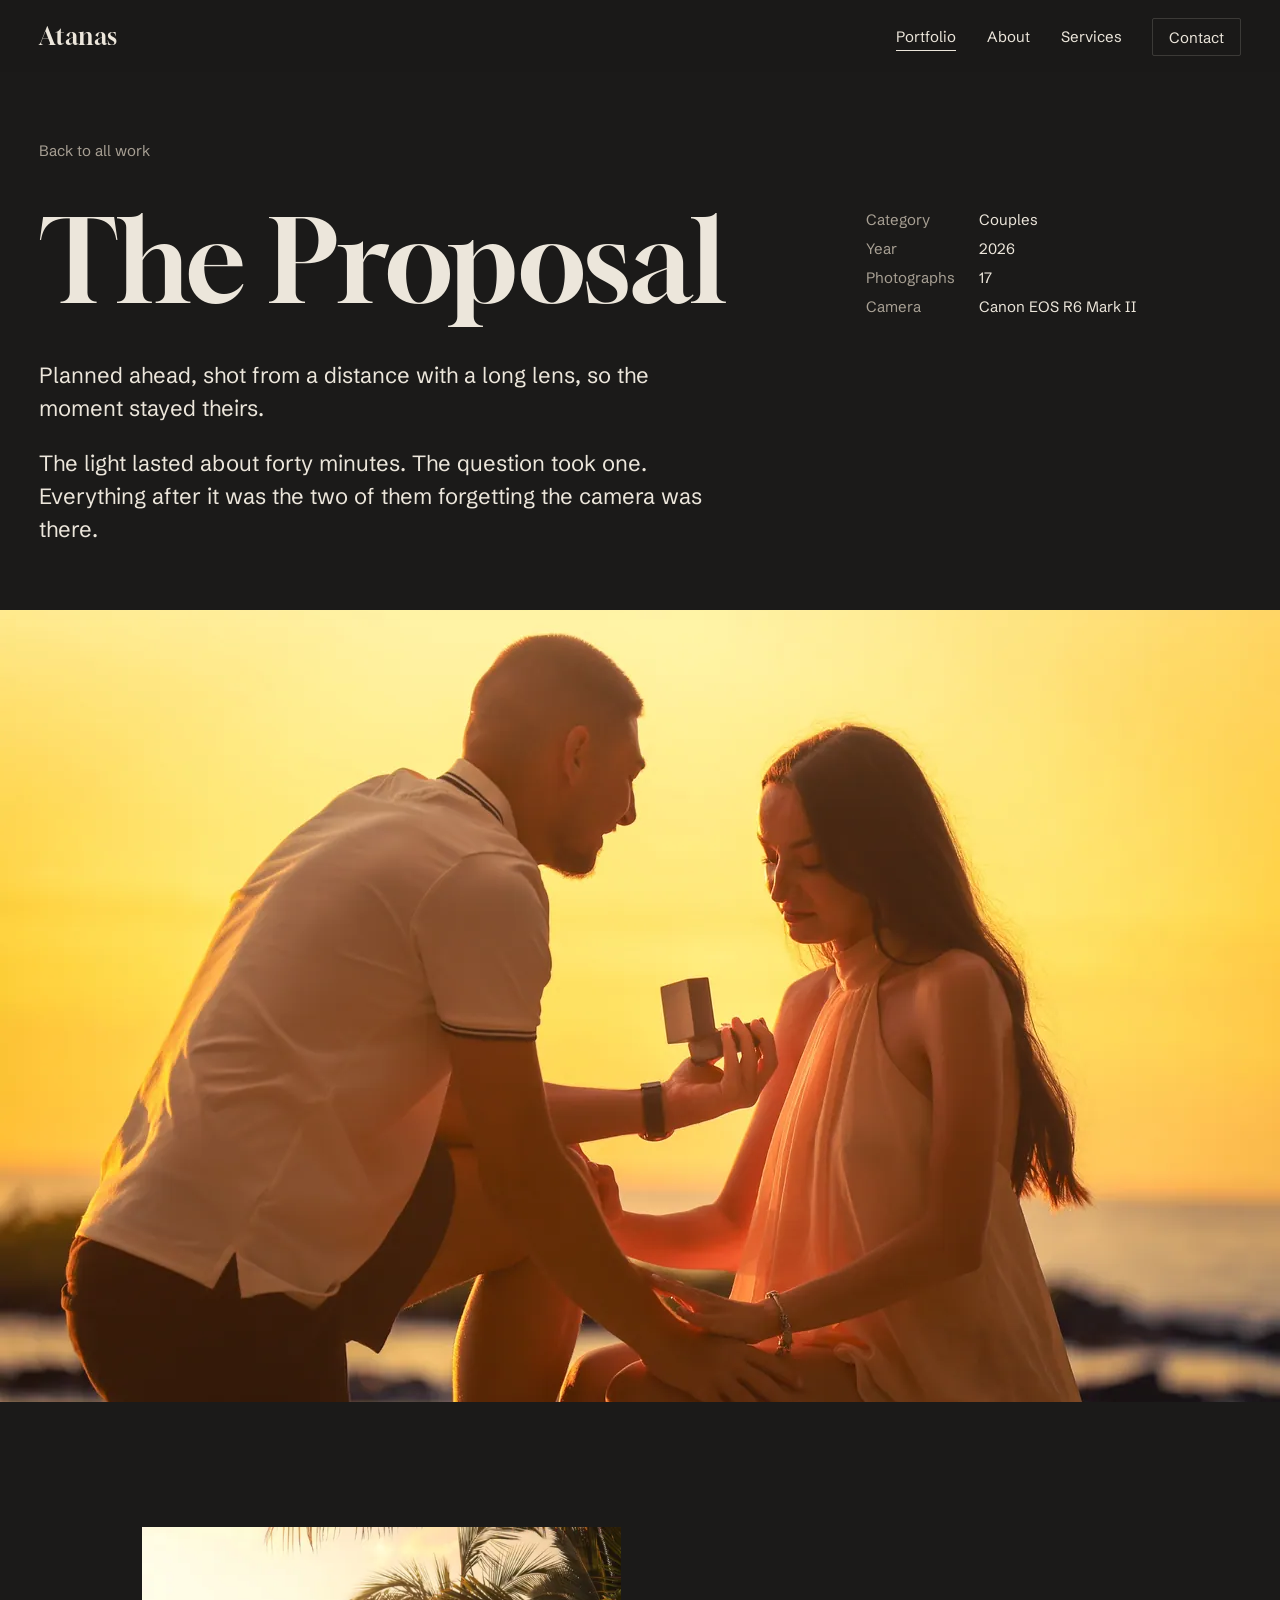
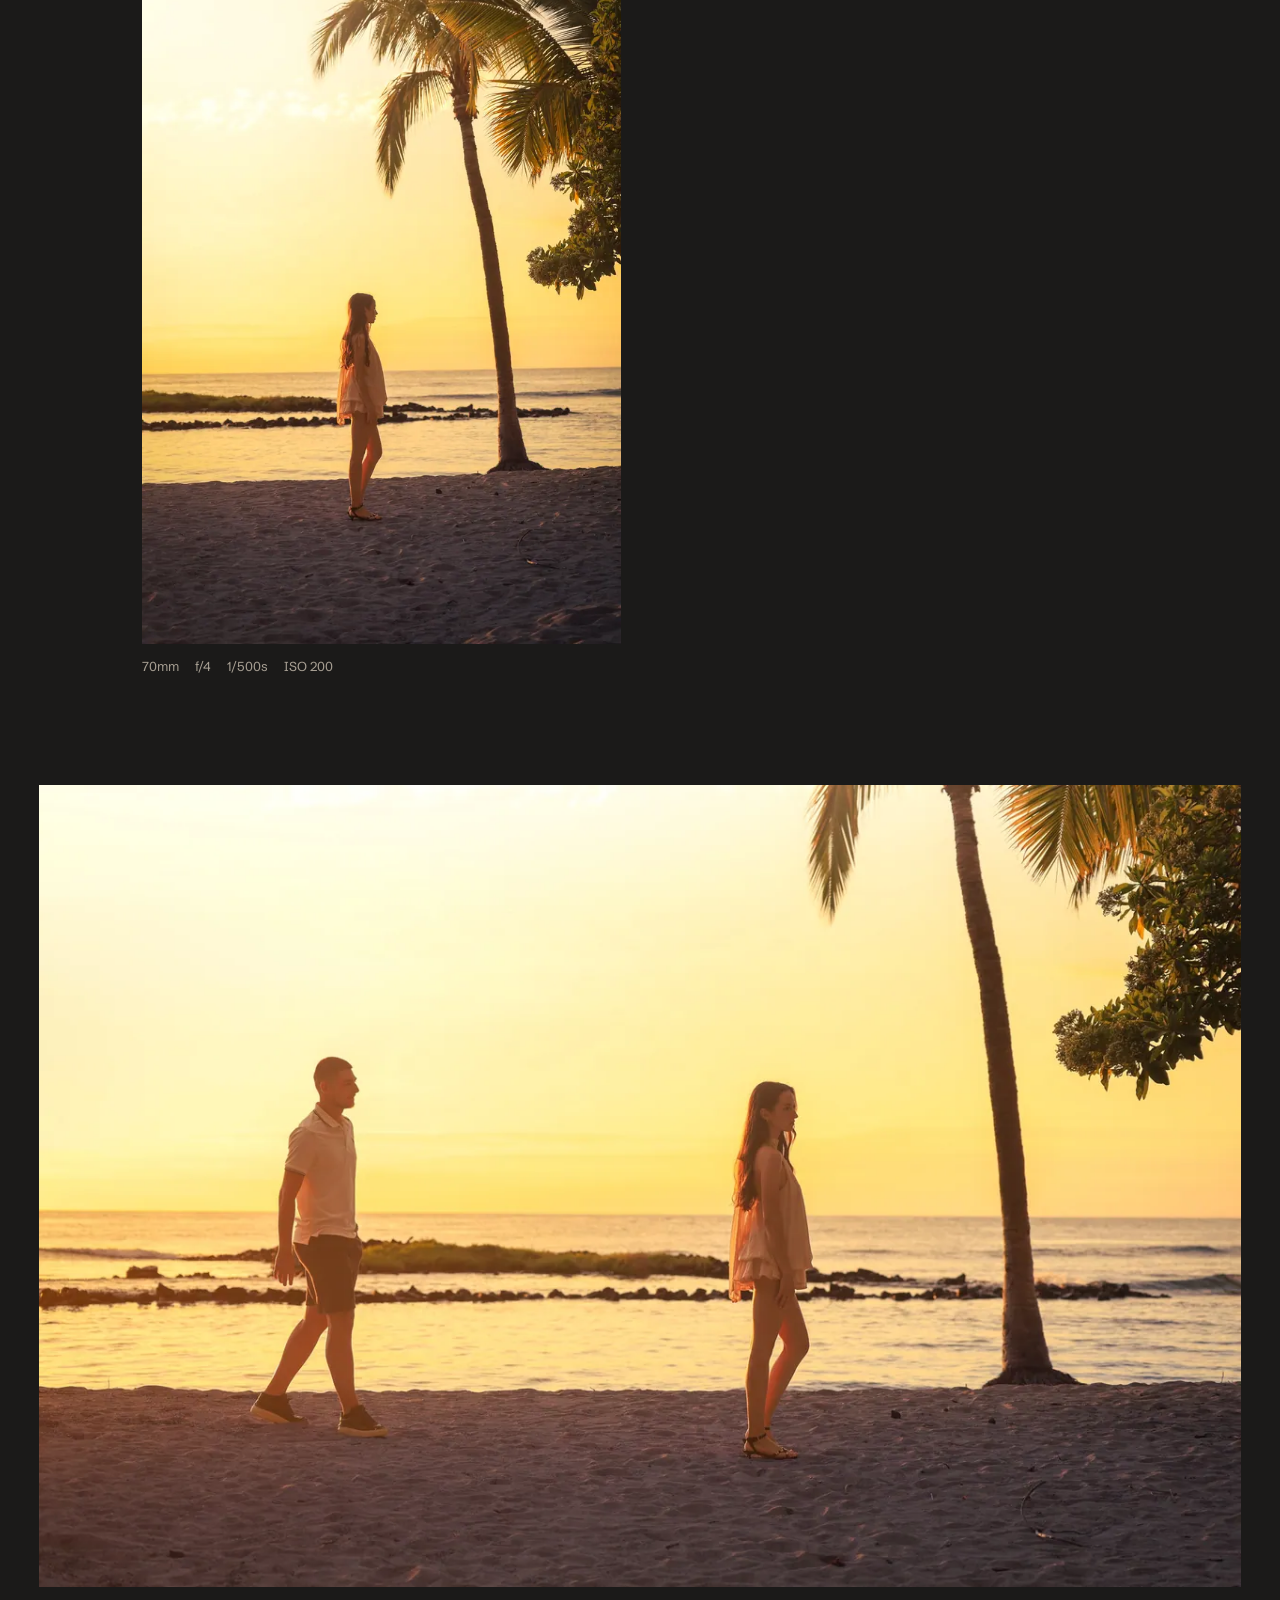
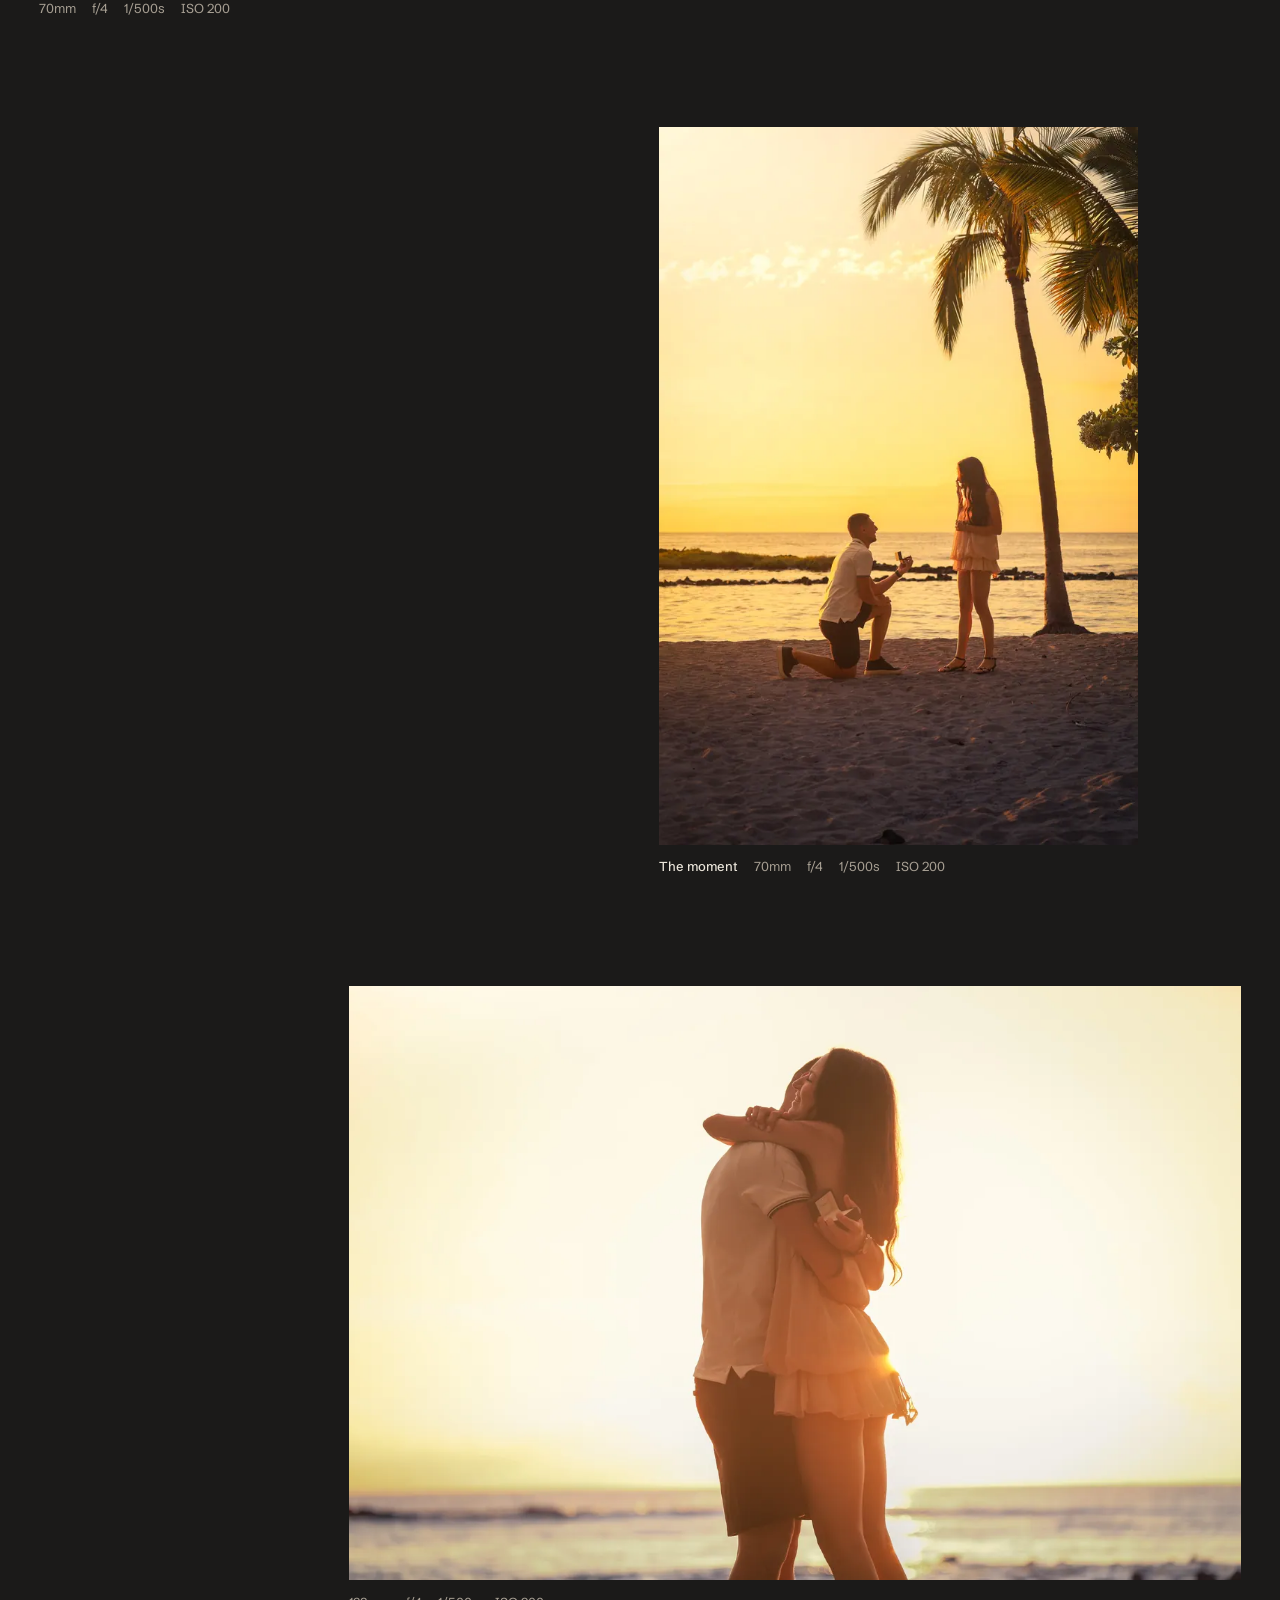
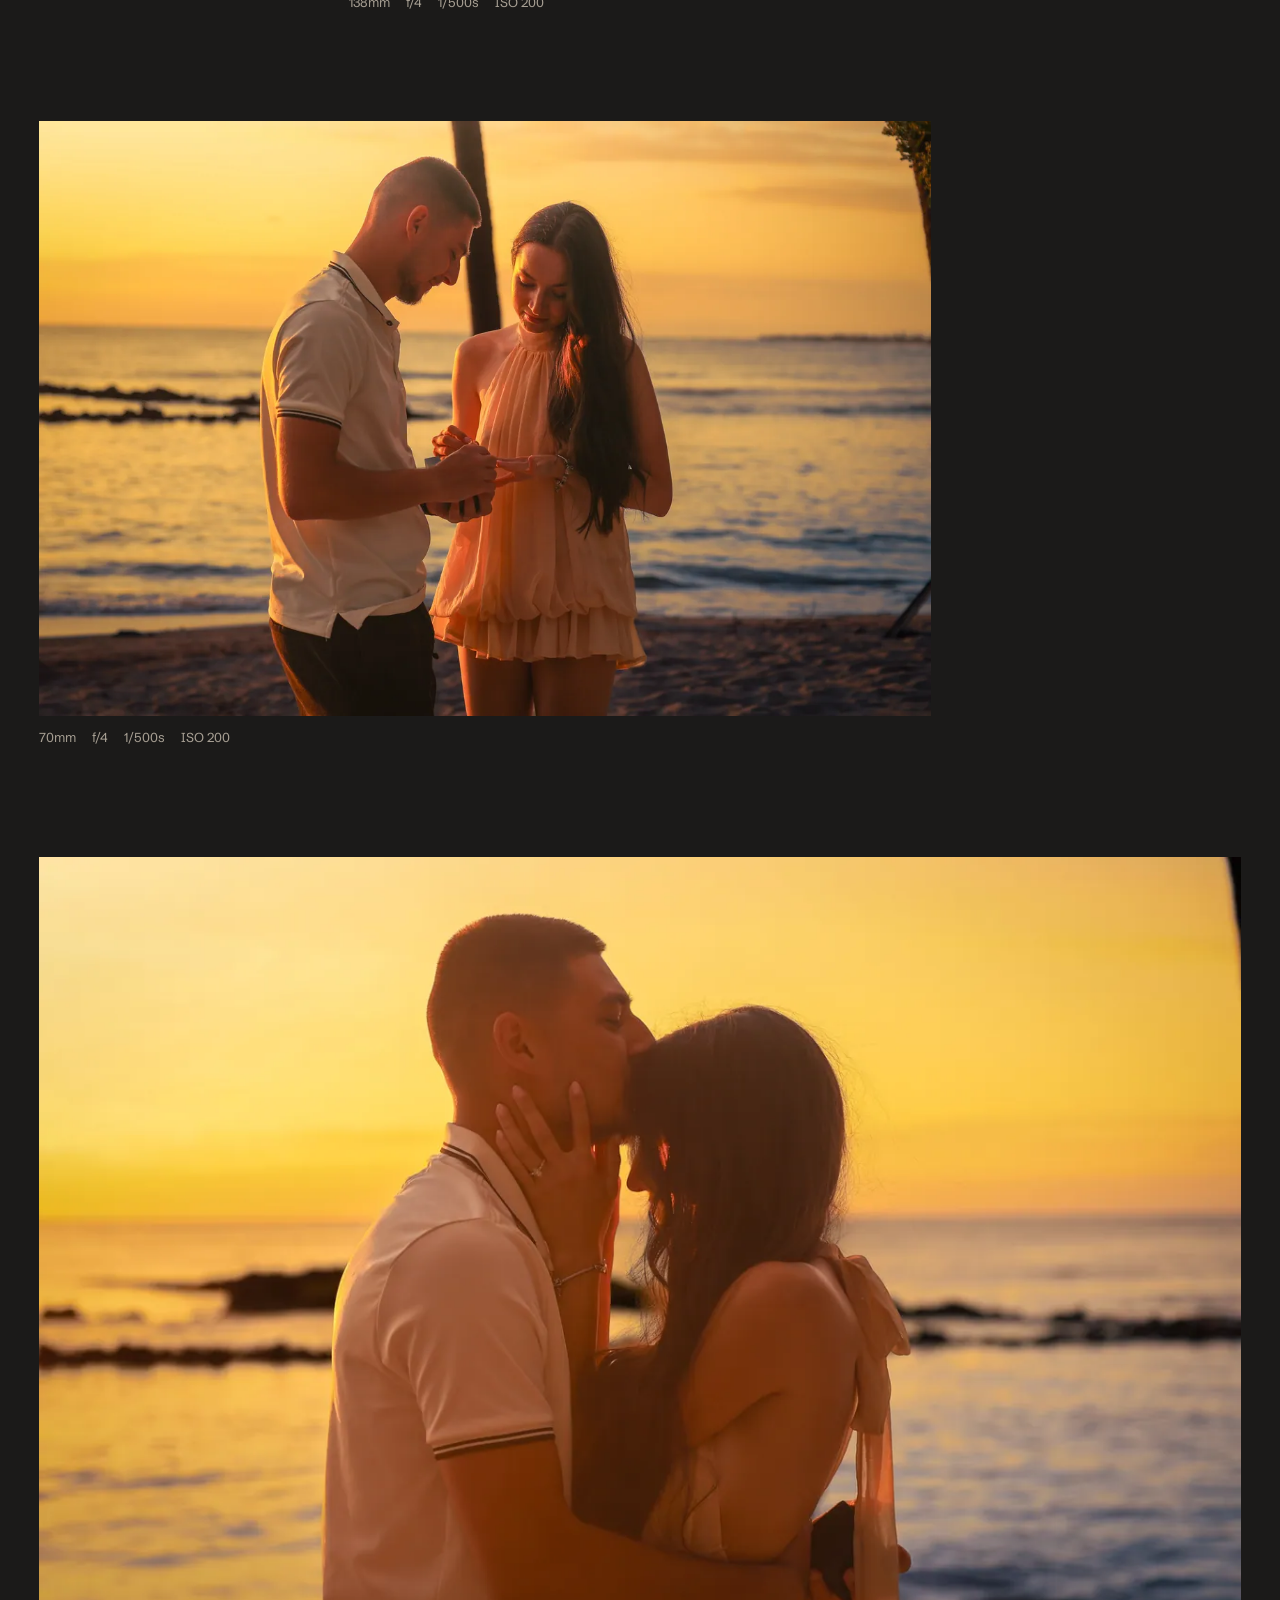
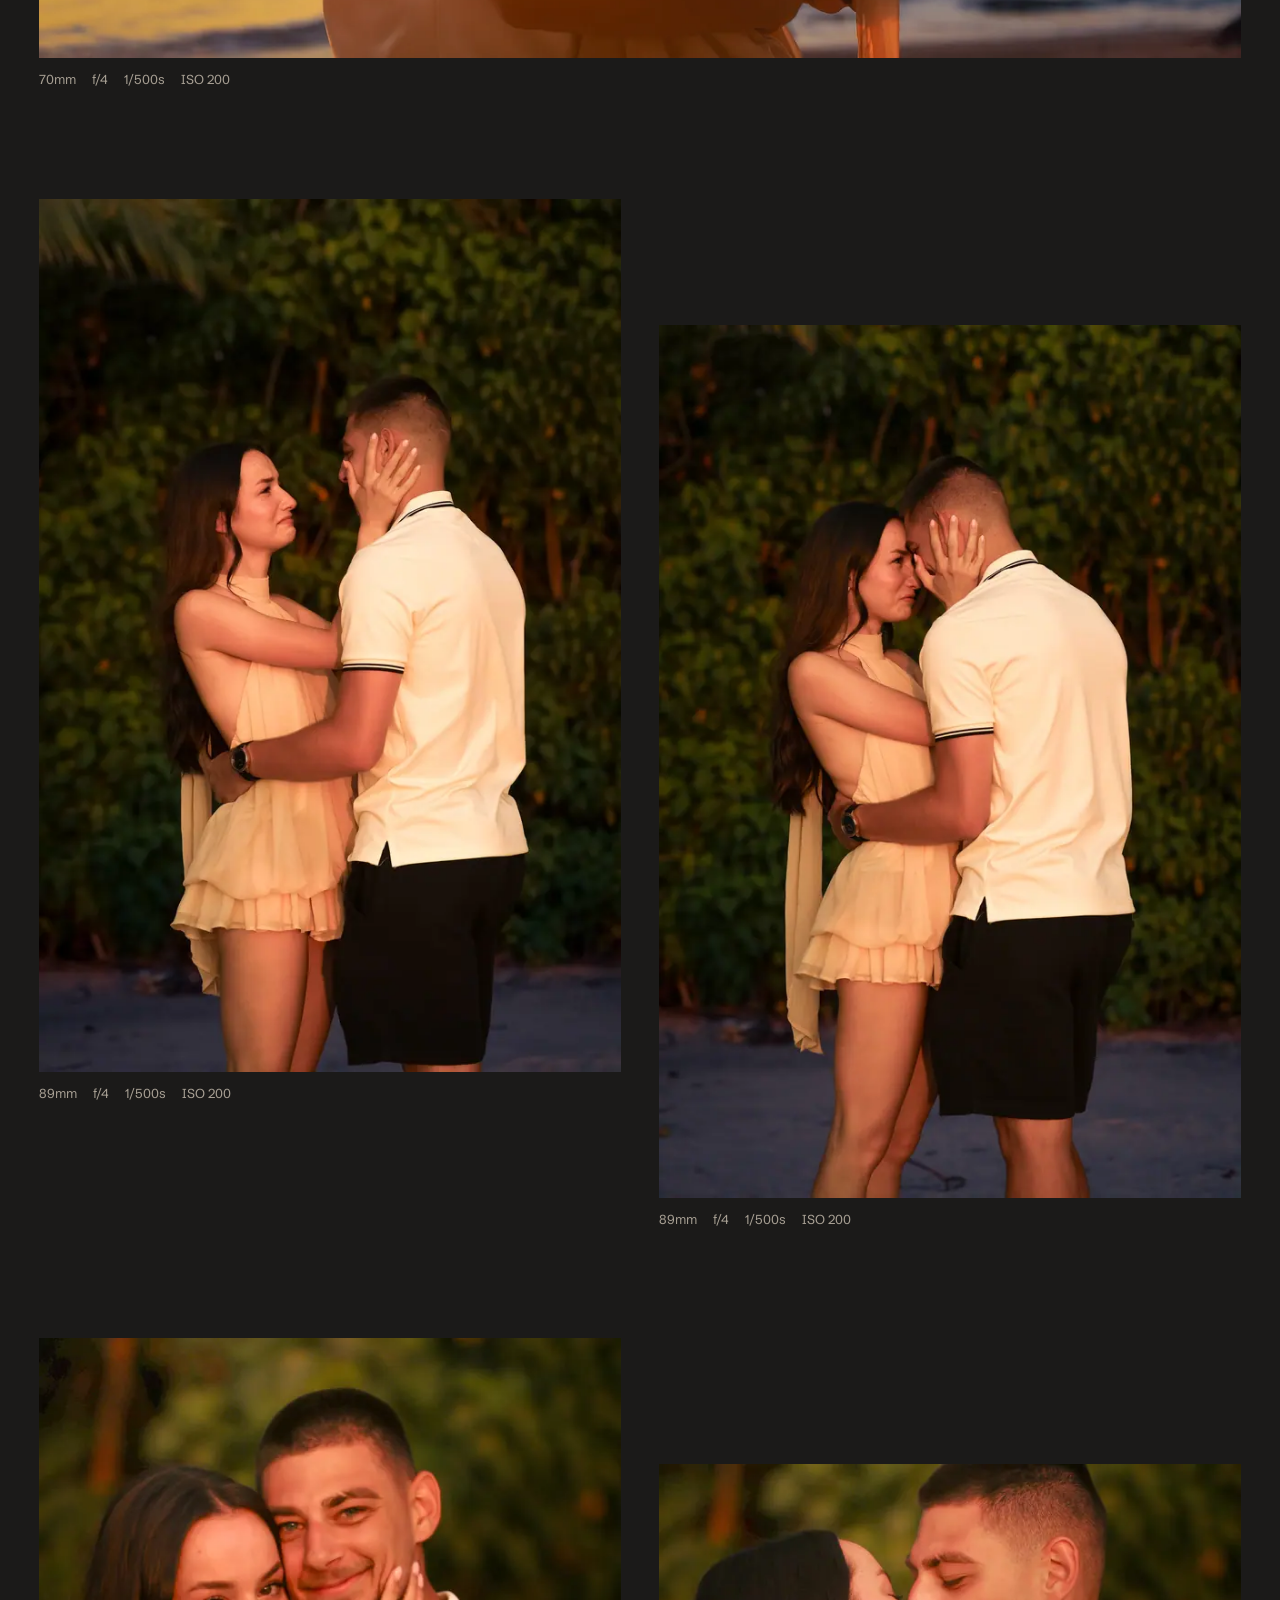
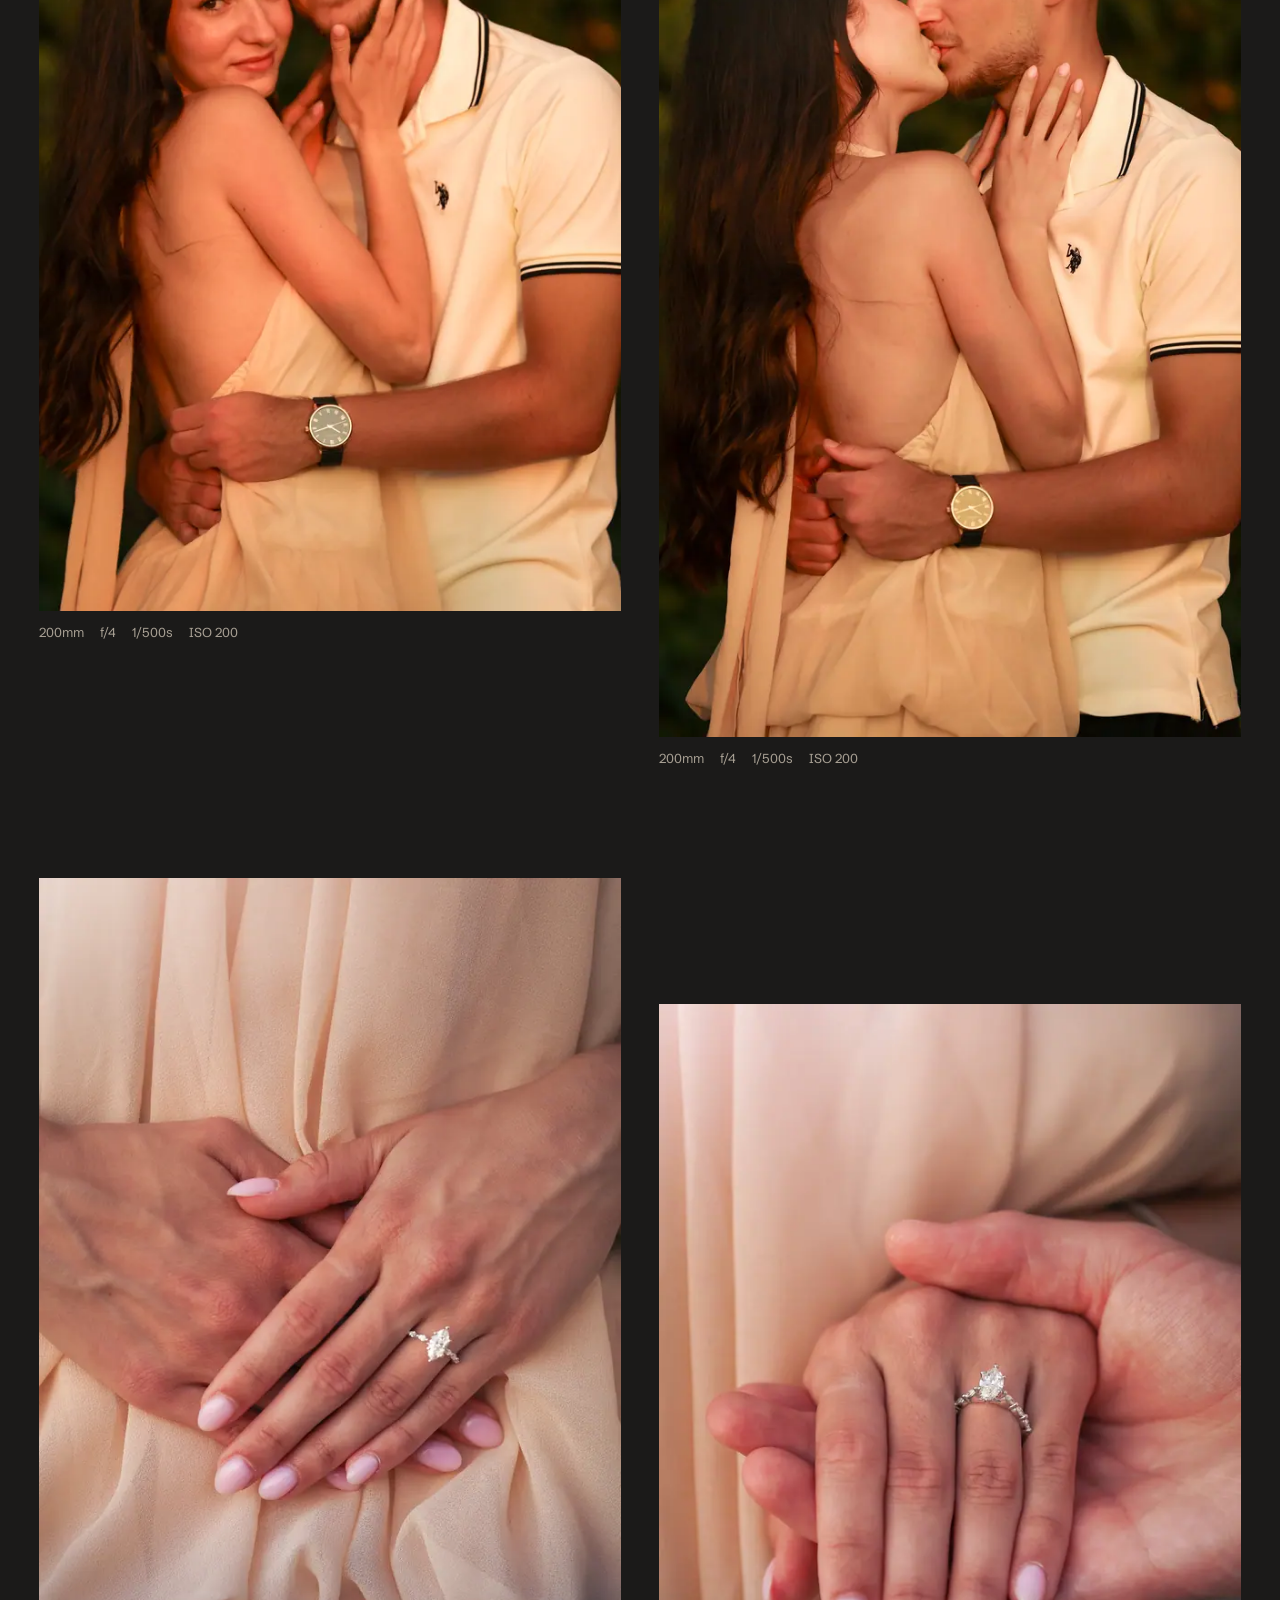
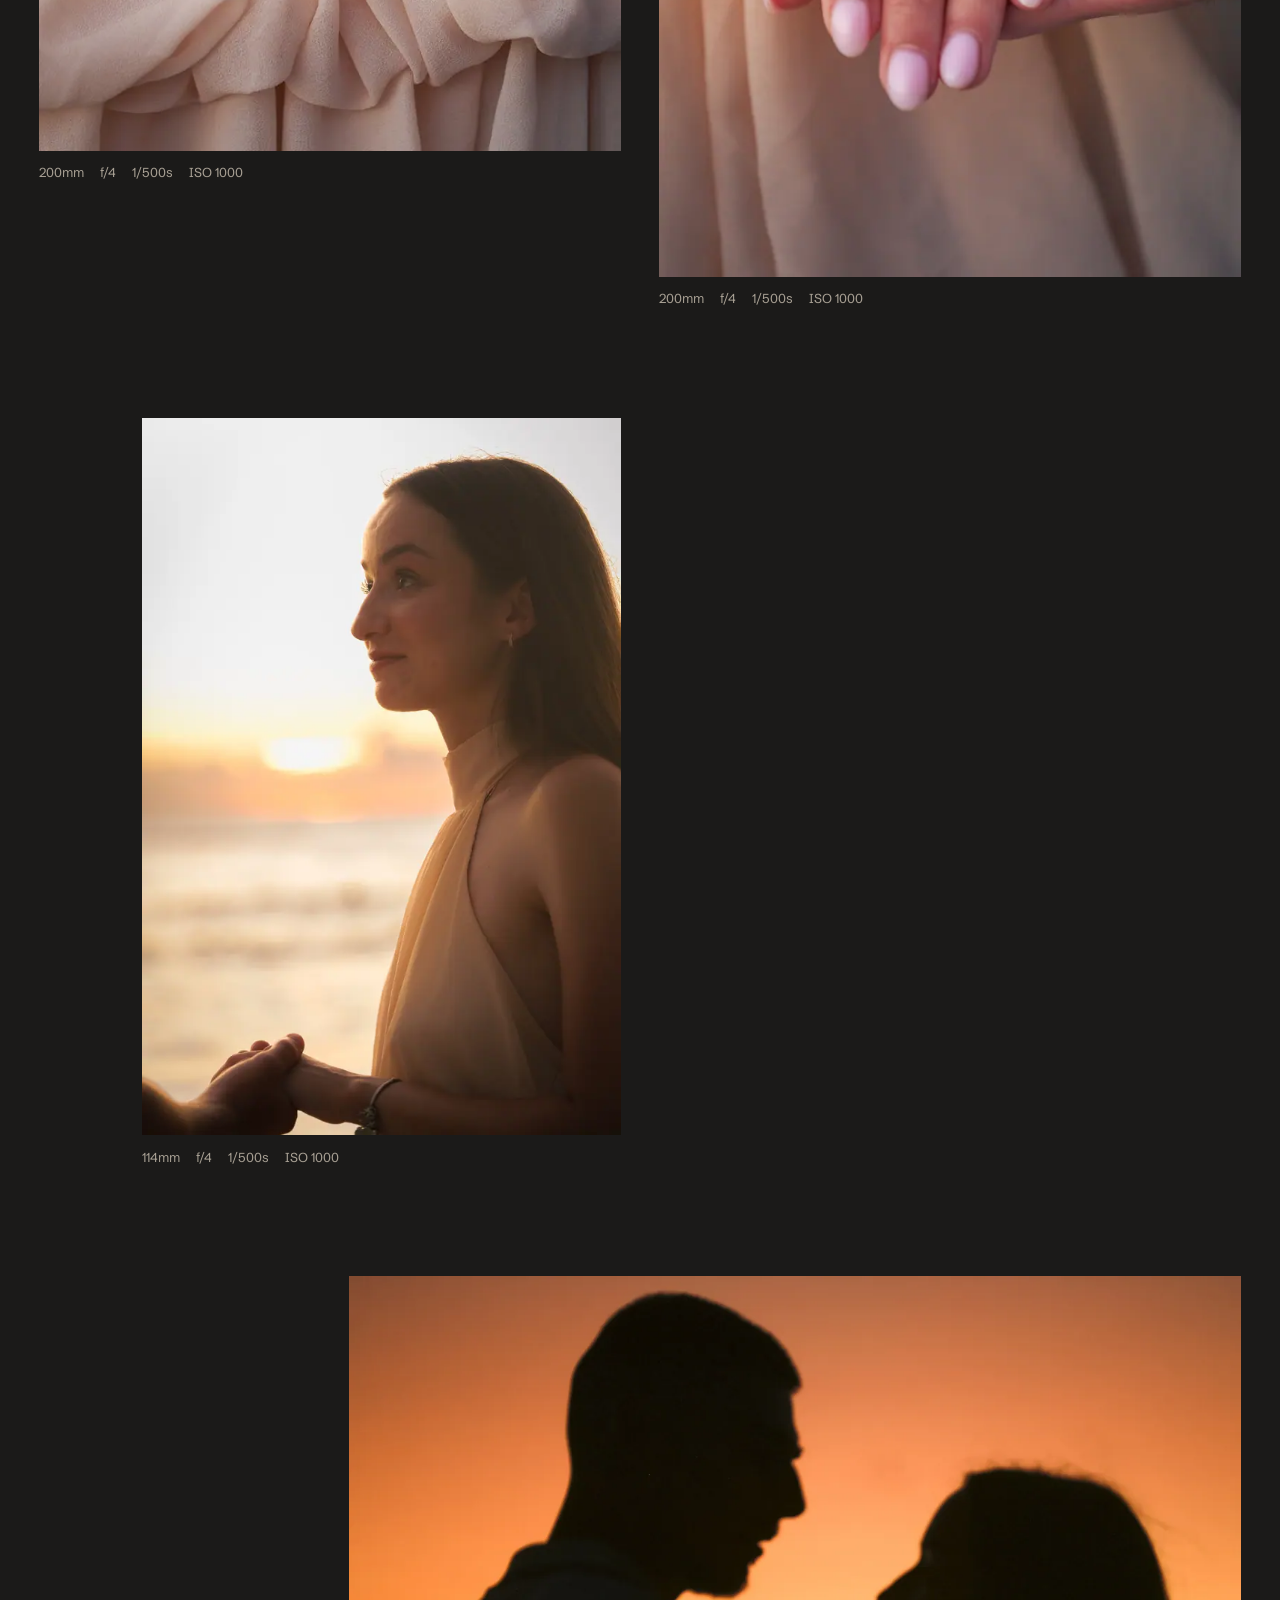
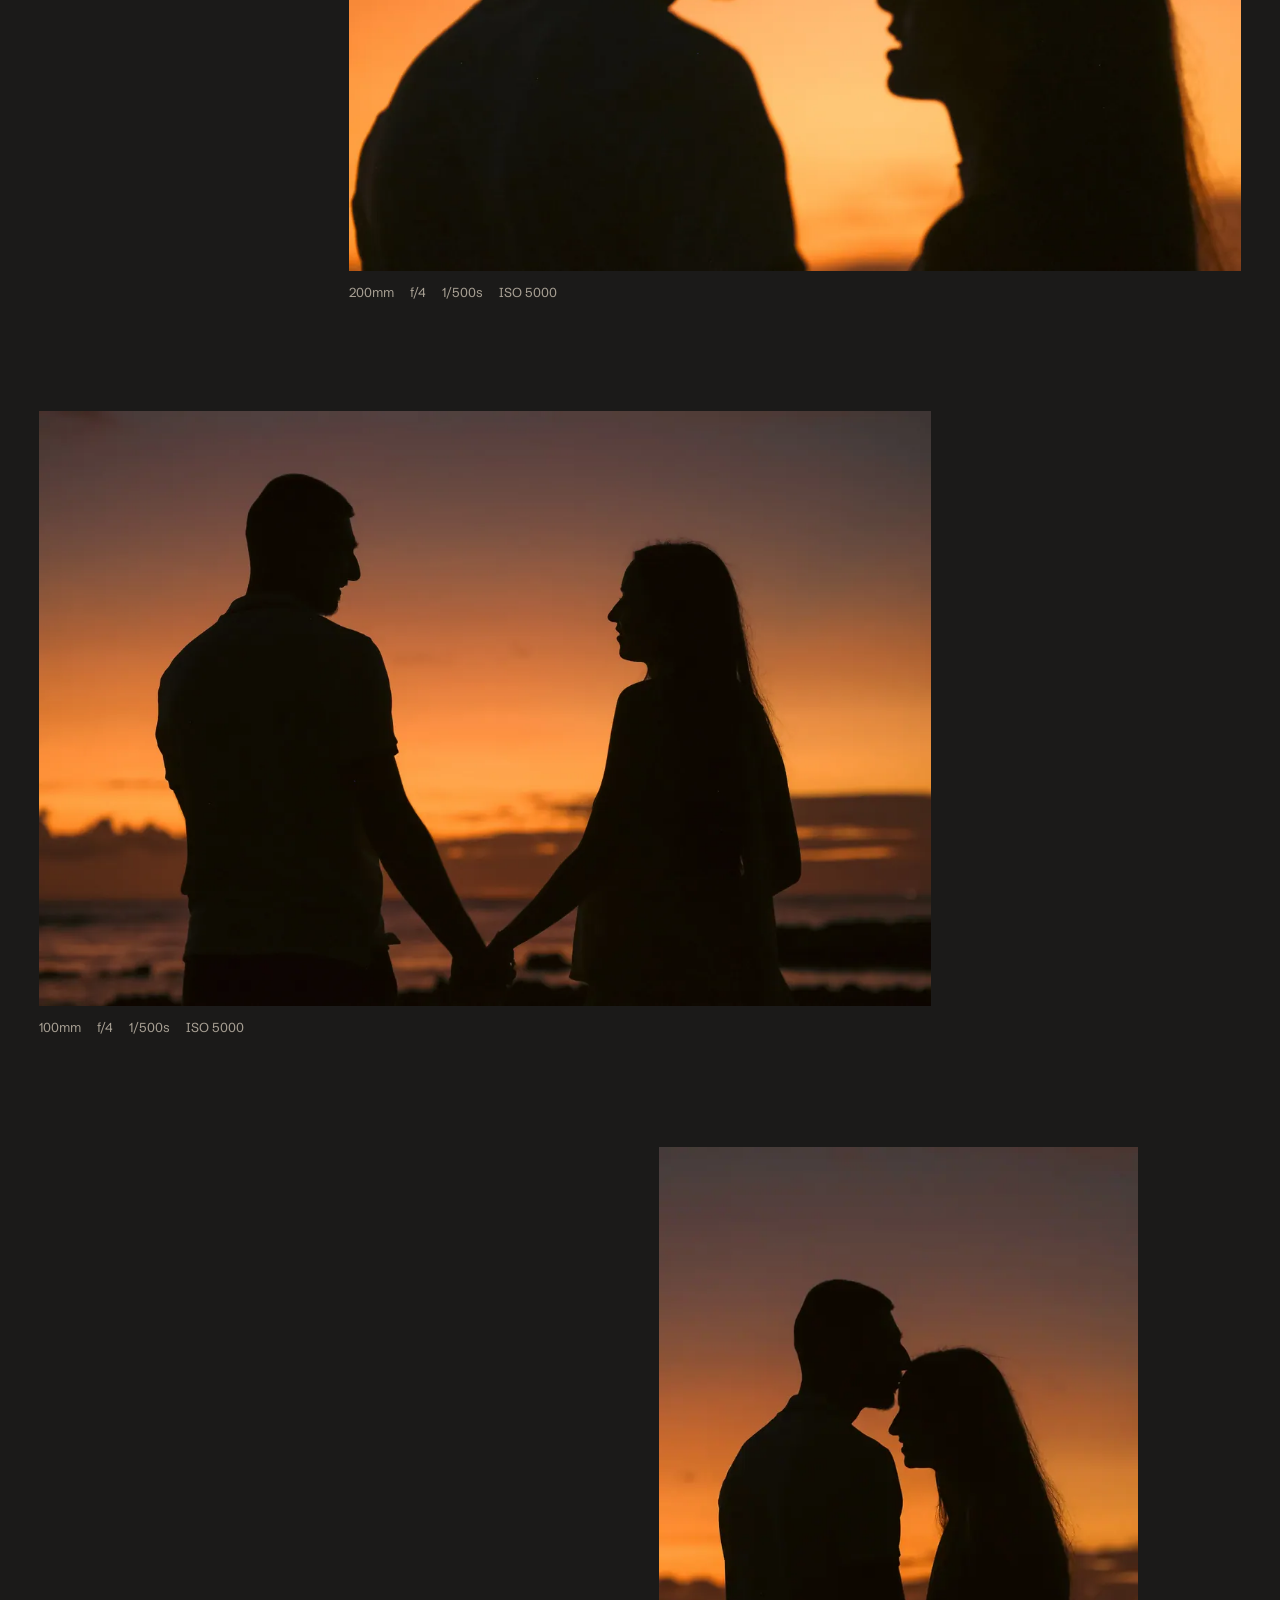
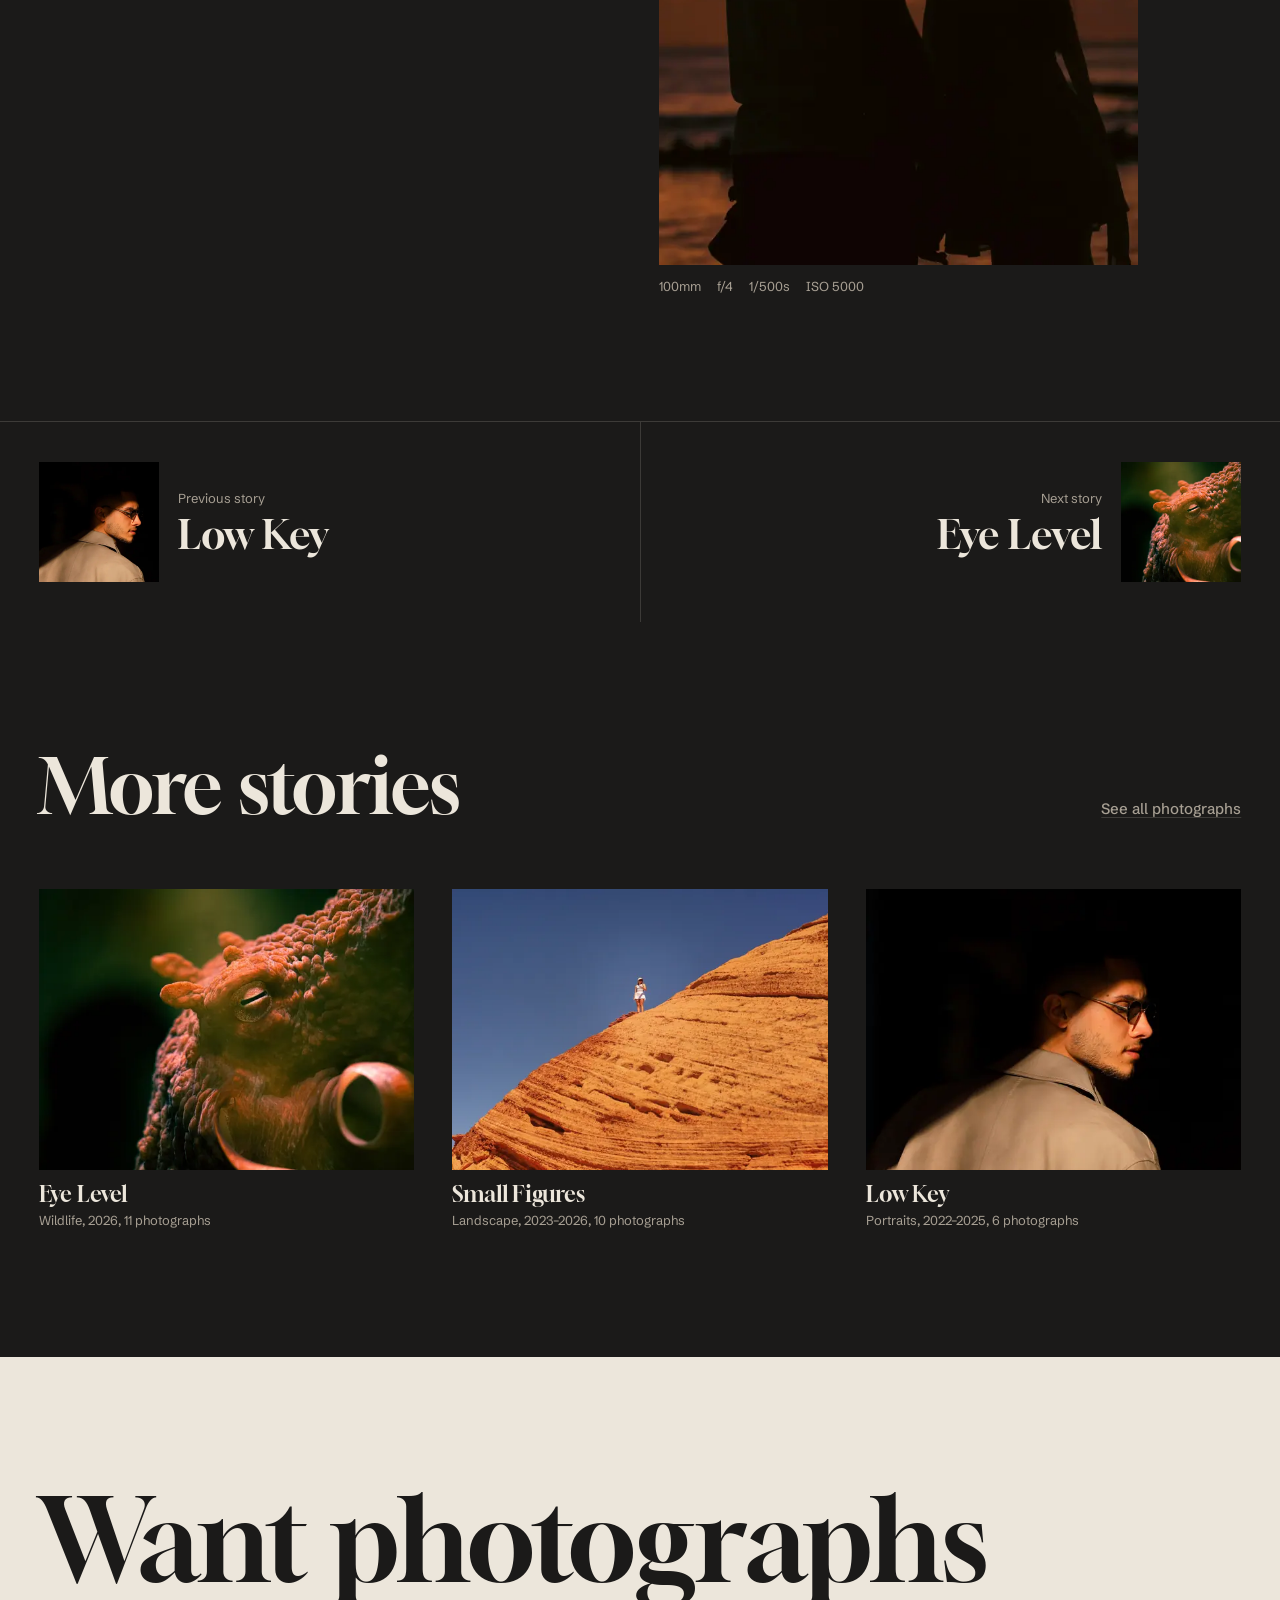
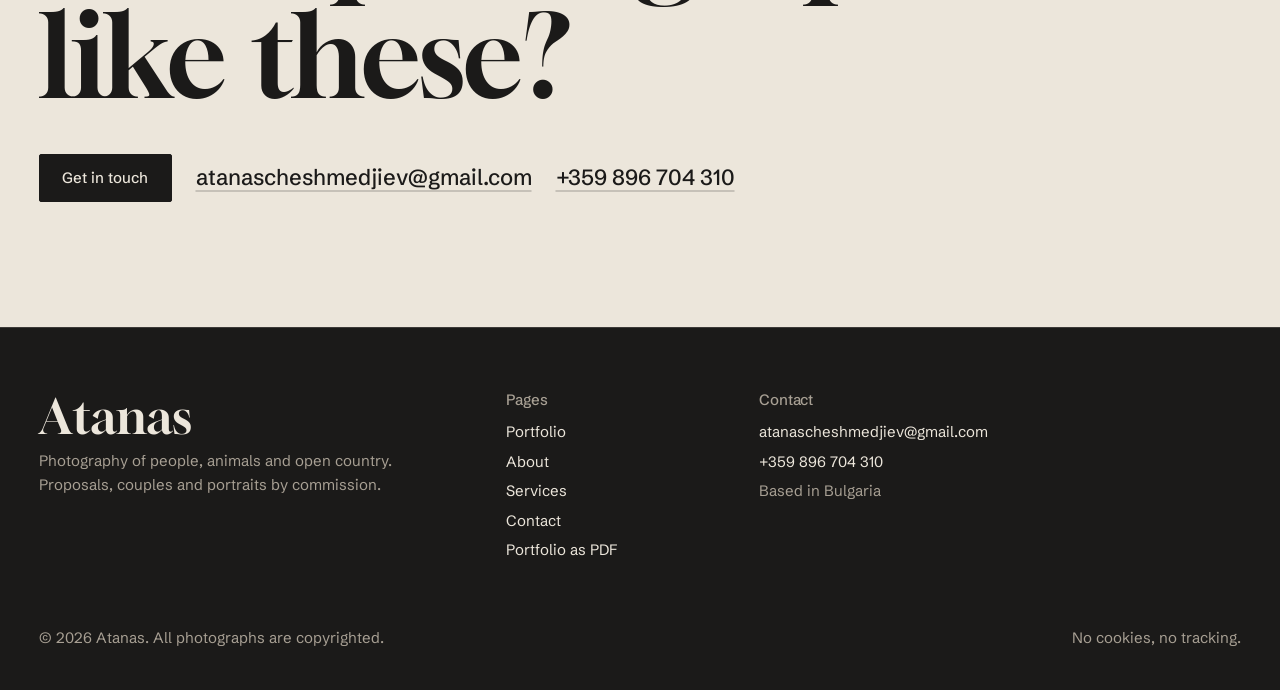
<file: portfolio/the-proposal/index.html>
<!doctype html>
<html lang="en">
<head>
<meta charset="utf-8">
<meta name="viewport" content="width=device-width, initial-scale=1">
<title>The Proposal | Atanas</title>
<meta name="description" content="The Proposal: A sunset proposal on the beach, from the first step onto the sand to the last light. 17 photographs by Atanas.">
<link rel="canonical" href="https://atanascheshmedjiev.github.io/Photography-Portfolio/portfolio/the-proposal/">
<meta property="og:title" content="The Proposal | Atanas"><meta property="og:description" content="The Proposal: A sunset proposal on the beach, from the first step onto the sand to the last light. 17 photographs by Atanas."><meta property="og:type" content="website"><meta property="og:site_name" content="Atanas"><meta name="twitter:card" content="summary_large_image"><meta property="og:url" content="https://atanascheshmedjiev.github.io/Photography-Portfolio/portfolio/the-proposal/"><meta property="og:image" content="https://atanascheshmedjiev.github.io/Photography-Portfolio/images/predlojenie-4-1600.jpg">
<meta name="theme-color" content="#1b1a19">
<link rel="icon" href="../../assets/favicon.svg" type="image/svg+xml">
<link rel="stylesheet" href="../../assets/css/style.css?v=2f974e2d">
<script>document.documentElement.classList.add("js")</script>
<script type="application/ld+json">{"@context": "https://schema.org", "@type": "Person", "name": "Atanas", "jobTitle": "Photographer", "url": "https://atanascheshmedjiev.github.io/Photography-Portfolio/", "sameAs": []}</script>
</head>
<body class="">
<a class="skip" href="#main">Skip to content</a>
<header class="site-head">
  <div class="wrap">
    <a class="wordmark" href="../../index.html" aria-label="Atanas, home">Atanas</a>
    <button class="menu-btn" type="button" aria-expanded="false" aria-controls="site-nav" aria-label="Open menu"><span></span><span></span></button>
    <nav class="nav" id="site-nav" aria-label="Main"><ul><li><a href="../../portfolio/index.html" aria-current="page">Portfolio</a></li><li><a href="../../about/index.html">About</a></li><li><a href="../../services/index.html">Services</a></li><li><a class="nav-cta" href="../../contact/index.html">Contact</a></li></ul></nav>
  </div>
</header>
<main id="main">
<section class="proj-head wrap">
  <a class="crumb" href="../../portfolio/index.html">Back to all work</a>
  <div class="proj-title">
    <h1>The Proposal</h1>
    <dl><dt>Category</dt><dd>Couples</dd><dt>Year</dt><dd>2026</dd><dt>Photographs</dt><dd>17</dd><dt>Camera</dt><dd>Canon EOS R6 Mark II</dd></dl>
    <div class="proj-intro"><p>Planned ahead, shot from a distance with a long lens, so the moment stayed theirs.</p><p>The light lasted about forty minutes. The question took one. Everything after it was the two of them forgetting the camera was there.</p></div>
  </div>
</section>
<div class="opener"><button type="button" data-lightbox="p" data-full="../../images/predlojenie-4-2048.webp" data-alt="Close view of the man on one knee holding out an open ring box, the woman smiling down" data-title="The Proposal" data-href="../../portfolio/the-proposal/index.html" data-meta="Canon EOS R6 Mark II, 200mm, f/4, 1/500s, ISO 200" aria-label="View larger: Close view of the man on one knee holding out an open ring box, the woman smiling down"><div class="ph" style="--ph:#b88c48;"><img src="../../images/predlojenie-4-1280.webp" srcset="../../images/predlojenie-4-640.webp 640w, ../../images/predlojenie-4-1280.webp 1280w, ../../images/predlojenie-4-2048.webp 2048w" sizes="100vw" width="3200" height="2134" alt="Close view of the man on one knee holding out an open ring box, the woman smiling down" fetchpriority="high" decoding="async"></div></button></div>
<section class="wrap seq" aria-label="Photographs"><div class="r-single-l"><figure><button type="button" data-lightbox="p" data-full="../../images/predlojenie-2048.webp" data-alt="A woman stands alone on the beach under a tall palm tree at sunset" data-title="The Proposal" data-href="../../portfolio/the-proposal/index.html" data-meta="Canon EOS R6 Mark II, 70mm, f/4, 1/500s, ISO 200" aria-label="View larger: A woman stands alone on the beach under a tall palm tree at sunset"><div class="ph reveal" style="--ph:#b1996f;"><img src="../../images/predlojenie-1280.webp" srcset="../../images/predlojenie-640.webp 640w, ../../images/predlojenie-1280.webp 1280w, ../../images/predlojenie-2048.webp 2048w" sizes="(max-width: 760px) 92vw, 42vw" width="2133" height="3200" alt="A woman stands alone on the beach under a tall palm tree at sunset" loading="lazy" decoding="async"></div></button><figcaption><span>70mm</span><span>f/4</span><span>1/500s</span><span>ISO 200</span></figcaption></figure></div><div class="r-wide"><figure><button type="button" data-lightbox="p" data-full="../../images/predlojenie-2-2048.webp" data-alt="A man walks across the sand toward a woman as the sun sets over the sea" data-title="The Proposal" data-href="../../portfolio/the-proposal/index.html" data-meta="Canon EOS R6 Mark II, 70mm, f/4, 1/500s, ISO 200" aria-label="View larger: A man walks across the sand toward a woman as the sun sets over the sea"><div class="ph reveal" style="--ph:#bfa678;"><img src="../../images/predlojenie-2-1280.webp" srcset="../../images/predlojenie-2-640.webp 640w, ../../images/predlojenie-2-1280.webp 1280w, ../../images/predlojenie-2-2048.webp 2048w" sizes="(max-width: 1440px) 100vw, 1440px" width="3200" height="2133" alt="A man walks across the sand toward a woman as the sun sets over the sea" loading="lazy" decoding="async"></div></button><figcaption><span>70mm</span><span>f/4</span><span>1/500s</span><span>ISO 200</span></figcaption></figure></div><div class="r-single-r"><figure><button type="button" data-lightbox="p" data-full="../../images/predlojenie-3-2048.webp" data-alt="The man kneels on the sand to propose beneath the palm tree" data-title="The Proposal, The moment" data-href="../../portfolio/the-proposal/index.html" data-meta="Canon EOS R6 Mark II, 70mm, f/4, 1/500s, ISO 200" aria-label="View larger: The man kneels on the sand to propose beneath the palm tree"><div class="ph reveal" style="--ph:#ac9061;"><img src="../../images/predlojenie-3-1280.webp" srcset="../../images/predlojenie-3-640.webp 640w, ../../images/predlojenie-3-1280.webp 1280w, ../../images/predlojenie-3-2048.webp 2048w" sizes="(max-width: 760px) 92vw, 42vw" width="2134" height="3200" alt="The man kneels on the sand to propose beneath the palm tree" loading="lazy" decoding="async"></div></button><figcaption><strong>The moment</strong><span>70mm</span><span>f/4</span><span>1/500s</span><span>ISO 200</span></figcaption></figure></div><div class="r-inset-r"><figure><button type="button" data-lightbox="p" data-full="../../images/predlojenie-5-2048.webp" data-alt="The couple embrace against a bright, hazy sunset over the water" data-title="The Proposal" data-href="../../portfolio/the-proposal/index.html" data-meta="Canon EOS R6 Mark II, 138mm, f/4, 1/500s, ISO 200" aria-label="View larger: The couple embrace against a bright, hazy sunset over the water"><div class="ph reveal" style="--ph:#e1d0b5;"><img src="../../images/predlojenie-5-1280.webp" srcset="../../images/predlojenie-5-640.webp 640w, ../../images/predlojenie-5-1280.webp 1280w, ../../images/predlojenie-5-2048.webp 2048w" sizes="(max-width: 760px) 100vw, 75vw" width="3200" height="2133" alt="The couple embrace against a bright, hazy sunset over the water" loading="lazy" decoding="async"></div></button><figcaption><span>138mm</span><span>f/4</span><span>1/500s</span><span>ISO 200</span></figcaption></figure></div><div class="r-inset-l"><figure><button type="button" data-lightbox="p" data-full="../../images/predlojenie-6-2048.webp" data-alt="The woman looks down at her ring while the man watches her" data-title="The Proposal" data-href="../../portfolio/the-proposal/index.html" data-meta="Canon EOS R6 Mark II, 70mm, f/4, 1/500s, ISO 200" aria-label="View larger: The woman looks down at her ring while the man watches her"><div class="ph reveal" style="--ph:#9d7344;"><img src="../../images/predlojenie-6-1280.webp" srcset="../../images/predlojenie-6-640.webp 640w, ../../images/predlojenie-6-1280.webp 1280w, ../../images/predlojenie-6-2048.webp 2048w" sizes="(max-width: 760px) 100vw, 75vw" width="3200" height="2133" alt="The woman looks down at her ring while the man watches her" loading="lazy" decoding="async"></div></button><figcaption><span>70mm</span><span>f/4</span><span>1/500s</span><span>ISO 200</span></figcaption></figure></div><div class="r-wide"><figure><button type="button" data-lightbox="p" data-full="../../images/predlojenie-7-2048.webp" data-alt="The man kisses the woman&#x27;s forehead with golden light behind them" data-title="The Proposal" data-href="../../portfolio/the-proposal/index.html" data-meta="Canon EOS R6 Mark II, 70mm, f/4, 1/500s, ISO 200" aria-label="View larger: The man kisses the woman&#x27;s forehead with golden light behind them"><div class="ph reveal" style="--ph:#b38348;"><img src="../../images/predlojenie-7-1280.webp" srcset="../../images/predlojenie-7-640.webp 640w, ../../images/predlojenie-7-1280.webp 1280w, ../../images/predlojenie-7-2048.webp 2048w" sizes="(max-width: 1440px) 100vw, 1440px" width="3200" height="2133" alt="The man kisses the woman&#x27;s forehead with golden light behind them" loading="lazy" decoding="async"></div></button><figcaption><span>70mm</span><span>f/4</span><span>1/500s</span><span>ISO 200</span></figcaption></figure></div><div class="r-pair"><figure><button type="button" data-lightbox="p" data-full="../../images/predlojenie-8-2048.webp" data-alt="The couple face each other in front of dark green foliage, his hand on her cheek" data-title="The Proposal" data-href="../../portfolio/the-proposal/index.html" data-meta="Canon EOS R6 Mark II, 89mm, f/4, 1/500s, ISO 200" aria-label="View larger: The couple face each other in front of dark green foliage, his hand on her cheek"><div class="ph reveal" style="--ph:#543d25;"><img src="../../images/predlojenie-8-1280.webp" srcset="../../images/predlojenie-8-640.webp 640w, ../../images/predlojenie-8-1280.webp 1280w, ../../images/predlojenie-8-2048.webp 2048w" sizes="(max-width: 760px) 100vw, 48vw" width="2133" height="3200" alt="The couple face each other in front of dark green foliage, his hand on her cheek" loading="lazy" decoding="async"></div></button><figcaption><span>89mm</span><span>f/4</span><span>1/500s</span><span>ISO 200</span></figcaption></figure><figure><button type="button" data-lightbox="p" data-full="../../images/predlojenie-9-2048.webp" data-alt="The couple lean their foreheads together in front of green foliage" data-title="The Proposal" data-href="../../portfolio/the-proposal/index.html" data-meta="Canon EOS R6 Mark II, 89mm, f/4, 1/500s, ISO 200" aria-label="View larger: The couple lean their foreheads together in front of green foliage"><div class="ph reveal" style="--ph:#58412a;"><img src="../../images/predlojenie-9-1280.webp" srcset="../../images/predlojenie-9-640.webp 640w, ../../images/predlojenie-9-1280.webp 1280w, ../../images/predlojenie-9-2048.webp 2048w" sizes="(max-width: 760px) 100vw, 48vw" width="2133" height="3200" alt="The couple lean their foreheads together in front of green foliage" loading="lazy" decoding="async"></div></button><figcaption><span>89mm</span><span>f/4</span><span>1/500s</span><span>ISO 200</span></figcaption></figure></div><div class="r-pair"><figure><button type="button" data-lightbox="p" data-full="../../images/predlojenie-10-2048.webp" data-alt="The couple smile at the camera, cheek to cheek" data-title="The Proposal" data-href="../../portfolio/the-proposal/index.html" data-meta="Canon EOS R6 Mark II, 200mm, f/4, 1/500s, ISO 200" aria-label="View larger: The couple smile at the camera, cheek to cheek"><div class="ph reveal" style="--ph:#955f3b;"><img src="../../images/predlojenie-10-1280.webp" srcset="../../images/predlojenie-10-640.webp 640w, ../../images/predlojenie-10-1280.webp 1280w, ../../images/predlojenie-10-2048.webp 2048w" sizes="(max-width: 760px) 100vw, 48vw" width="2133" height="3200" alt="The couple smile at the camera, cheek to cheek" loading="lazy" decoding="async"></div></button><figcaption><span>200mm</span><span>f/4</span><span>1/500s</span><span>ISO 200</span></figcaption></figure><figure><button type="button" data-lightbox="p" data-full="../../images/predlojenie-11-2048.webp" data-alt="The couple kiss in warm evening light" data-title="The Proposal" data-href="../../portfolio/the-proposal/index.html" data-meta="Canon EOS R6 Mark II, 200mm, f/4, 1/500s, ISO 200" aria-label="View larger: The couple kiss in warm evening light"><div class="ph reveal" style="--ph:#93613f;"><img src="../../images/predlojenie-11-1280.webp" srcset="../../images/predlojenie-11-640.webp 640w, ../../images/predlojenie-11-1280.webp 1280w, ../../images/predlojenie-11-2048.webp 2048w" sizes="(max-width: 760px) 100vw, 48vw" width="2133" height="3200" alt="The couple kiss in warm evening light" loading="lazy" decoding="async"></div></button><figcaption><span>200mm</span><span>f/4</span><span>1/500s</span><span>ISO 200</span></figcaption></figure></div><div class="r-pair"><figure><button type="button" data-lightbox="p" data-full="../../images/predlojenie-12-2048.webp" data-alt="Close-up of her hands crossed over her dress, the engagement ring on her finger" data-title="The Proposal" data-href="../../portfolio/the-proposal/index.html" data-meta="Canon EOS R6 Mark II, 200mm, f/4, 1/500s, ISO 1000" aria-label="View larger: Close-up of her hands crossed over her dress, the engagement ring on her finger"><div class="ph reveal" style="--ph:#ad8072;"><img src="../../images/predlojenie-12-1280.webp" srcset="../../images/predlojenie-12-640.webp 640w, ../../images/predlojenie-12-1280.webp 1280w, ../../images/predlojenie-12-2048.webp 2048w" sizes="(max-width: 760px) 100vw, 48vw" width="2133" height="3200" alt="Close-up of her hands crossed over her dress, the engagement ring on her finger" loading="lazy" decoding="async"></div></button><figcaption><span>200mm</span><span>f/4</span><span>1/500s</span><span>ISO 1000</span></figcaption></figure><figure><button type="button" data-lightbox="p" data-full="../../images/predlojenie-13-2048.webp" data-alt="Her hand resting in his, showing the engagement ring" data-title="The Proposal" data-href="../../portfolio/the-proposal/index.html" data-meta="Canon EOS R6 Mark II, 200mm, f/4, 1/500s, ISO 1000" aria-label="View larger: Her hand resting in his, showing the engagement ring"><div class="ph reveal" style="--ph:#a7786d;"><img src="../../images/predlojenie-13-1280.webp" srcset="../../images/predlojenie-13-640.webp 640w, ../../images/predlojenie-13-1280.webp 1280w, ../../images/predlojenie-13-2048.webp 2048w" sizes="(max-width: 760px) 100vw, 48vw" width="2134" height="3200" alt="Her hand resting in his, showing the engagement ring" loading="lazy" decoding="async"></div></button><figcaption><span>200mm</span><span>f/4</span><span>1/500s</span><span>ISO 1000</span></figcaption></figure></div><div class="r-single-l"><figure><button type="button" data-lightbox="p" data-full="../../images/predlojenie-14-2048.webp" data-alt="Profile of the woman against the setting sun, holding his hand" data-title="The Proposal" data-href="../../portfolio/the-proposal/index.html" data-meta="Canon EOS R6 Mark II, 114mm, f/4, 1/500s, ISO 1000" aria-label="View larger: Profile of the woman against the setting sun, holding his hand"><div class="ph reveal" style="--ph:#a6907e;"><img src="../../images/predlojenie-14-1280.webp" srcset="../../images/predlojenie-14-640.webp 640w, ../../images/predlojenie-14-1280.webp 1280w, ../../images/predlojenie-14-2048.webp 2048w" sizes="(max-width: 760px) 92vw, 42vw" width="2133" height="3200" alt="Profile of the woman against the setting sun, holding his hand" loading="lazy" decoding="async"></div></button><figcaption><span>114mm</span><span>f/4</span><span>1/500s</span><span>ISO 1000</span></figcaption></figure></div><div class="r-inset-r"><figure><button type="button" data-lightbox="p" data-full="../../images/predlojenie-15-2048.webp" data-alt="Silhouettes of the couple face to face against an orange sky" data-title="The Proposal" data-href="../../portfolio/the-proposal/index.html" data-meta="Canon EOS R6 Mark II, 200mm, f/4, 1/500s, ISO 5000" aria-label="View larger: Silhouettes of the couple face to face against an orange sky"><div class="ph reveal" style="--ph:#784a27;"><img src="../../images/predlojenie-15-1280.webp" srcset="../../images/predlojenie-15-640.webp 640w, ../../images/predlojenie-15-1280.webp 1280w, ../../images/predlojenie-15-2048.webp 2048w" sizes="(max-width: 760px) 100vw, 75vw" width="3200" height="2133" alt="Silhouettes of the couple face to face against an orange sky" loading="lazy" decoding="async"></div></button><figcaption><span>200mm</span><span>f/4</span><span>1/500s</span><span>ISO 5000</span></figcaption></figure></div><div class="r-inset-l"><figure><button type="button" data-lightbox="p" data-full="../../images/predlojenie-16-2048.webp" data-alt="Silhouettes of the couple holding hands on the shore at dusk" data-title="The Proposal" data-href="../../portfolio/the-proposal/index.html" data-meta="Canon EOS R6 Mark II, 100mm, f/4, 1/500s, ISO 5000" aria-label="View larger: Silhouettes of the couple holding hands on the shore at dusk"><div class="ph reveal" style="--ph:#5d3923;"><img src="../../images/predlojenie-16-1280.webp" srcset="../../images/predlojenie-16-640.webp 640w, ../../images/predlojenie-16-1280.webp 1280w, ../../images/predlojenie-16-2048.webp 2048w" sizes="(max-width: 760px) 100vw, 75vw" width="3200" height="2133" alt="Silhouettes of the couple holding hands on the shore at dusk" loading="lazy" decoding="async"></div></button><figcaption><span>100mm</span><span>f/4</span><span>1/500s</span><span>ISO 5000</span></figcaption></figure></div><div class="r-single-r"><figure><button type="button" data-lightbox="p" data-full="../../images/predlojenie-17-2048.webp" data-alt="Silhouettes of the couple, his lips on her forehead, after sunset" data-title="The Proposal" data-href="../../portfolio/the-proposal/index.html" data-meta="Canon EOS R6 Mark II, 100mm, f/4, 1/500s, ISO 5000" aria-label="View larger: Silhouettes of the couple, his lips on her forehead, after sunset"><div class="ph reveal" style="--ph:#422919;"><img src="../../images/predlojenie-17-1280.webp" srcset="../../images/predlojenie-17-640.webp 640w, ../../images/predlojenie-17-1280.webp 1280w, ../../images/predlojenie-17-2048.webp 2048w" sizes="(max-width: 760px) 92vw, 42vw" width="2134" height="3200" alt="Silhouettes of the couple, his lips on her forehead, after sunset" loading="lazy" decoding="async"></div></button><figcaption><span>100mm</span><span>f/4</span><span>1/500s</span><span>ISO 5000</span></figcaption></figure></div></section>
<nav class="pn" aria-label="More stories"><a href="../../portfolio/low-key/index.html"><div class="ph" style="--ph:#291c13;"><img src="../../images/portfolio-14-1280.webp" srcset="../../images/portfolio-14-640.webp 640w, ../../images/portfolio-14-1280.webp 1280w, ../../images/portfolio-14-2048.webp 2048w" sizes="120px" width="3200" height="2130" alt="" loading="lazy" decoding="async"></div><span><small>Previous story</small><strong>Low Key</strong></span></a><a href="../../portfolio/eye-level/index.html"><div class="ph" style="--ph:#352b10;"><img src="../../images/8c5a1468-1280.webp" srcset="../../images/8c5a1468-640.webp 640w, ../../images/8c5a1468-1280.webp 1280w, ../../images/8c5a1468-2048.webp 2048w" sizes="120px" width="3200" height="2133" alt="" loading="lazy" decoding="async"></div><span><small>Next story</small><strong>Eye Level</strong></span></a></nav>
<section class="sec" aria-labelledby="more-title">
  <div class="wrap"><div class="sec-head"><h2 id="more-title">More stories</h2><p><a class="link" href="../../portfolio/index.html">See all photographs</a></p></div>
  <div class="related"><a class="strip-item" href="../../portfolio/eye-level/index.html"><div class="ph reveal" style="--ph:#352b10;"><img src="../../images/8c5a1468-1280.webp" srcset="../../images/8c5a1468-640.webp 640w, ../../images/8c5a1468-1280.webp 1280w, ../../images/8c5a1468-2048.webp 2048w" sizes="(max-width: 900px) 50vw, 25vw" width="3200" height="2133" alt="Close-up of a red giant octopus, its eye half closed, against a dark green background" loading="lazy" decoding="async"></div>
  <h3>Eye Level</h3><span>Wildlife, 2026, 11 photographs</span></a><a class="strip-item" href="../../portfolio/small-figures/index.html"><div class="ph reveal" style="--ph:#91695a;"><img src="../../images/portfolio-5-1280.webp" srcset="../../images/portfolio-5-640.webp 640w, ../../images/portfolio-5-1280.webp 1280w, ../../images/portfolio-5-2048.webp 2048w" sizes="(max-width: 900px) 50vw, 25vw" width="3200" height="2129" alt="A tiny figure stands on top of a huge striped orange sandstone dome under a deep blue sky" loading="lazy" decoding="async"></div>
  <h3>Small Figures</h3><span>Landscape, 2023–2026, 10 photographs</span></a><a class="strip-item" href="../../portfolio/low-key/index.html"><div class="ph reveal" style="--ph:#291c13;"><img src="../../images/portfolio-14-1280.webp" srcset="../../images/portfolio-14-640.webp 640w, ../../images/portfolio-14-1280.webp 1280w, ../../images/portfolio-14-2048.webp 2048w" sizes="(max-width: 900px) 50vw, 25vw" width="3200" height="2130" alt="A man in glasses and a trench coat looks over his shoulder, half his face in shadow" loading="lazy" decoding="async"></div>
  <h3>Low Key</h3><span>Portraits, 2022–2025, 6 photographs</span></a></div></div>
</section>
<section class="sec cta paper">
  <div class="wrap">
    <h2>Want photographs like these?</h2>
    <div class="row"><a class="btn" href="../../contact/index.html?type=Couples or engagement">Get in touch</a><a class="link mail" href="mailto:atanascheshmedjiev@gmail.com">atanascheshmedjiev@gmail.com</a><a class="link mail" href="tel:+359896704310">+359 896 704 310</a></div>
  </div>
</section>
</main>
<footer class="site-foot">
  <div class="wrap">
    <div class="foot-grid">
      <div><a class="foot-mark" href="../../index.html">Atanas</a><p class="muted">Photography of people, animals and open country. Proposals, couples and portraits by commission.</p></div>
      <div><h2>Pages</h2><ul><li><a href="../../portfolio/index.html">Portfolio</a></li><li><a href="../../about/index.html">About</a></li><li><a href="../../services/index.html">Services</a></li><li><a href="../../contact/index.html">Contact</a></li><li><a href="../../print/index.html">Portfolio as PDF</a></li></ul></div>
      <div><h2>Contact</h2><ul><li><a href="mailto:atanascheshmedjiev@gmail.com">atanascheshmedjiev@gmail.com</a></li><li><a href="tel:+359896704310">+359 896 704 310</a></li><li class="muted">Based in Bulgaria</li></ul></div>
      <div></div>
    </div>
    <div class="foot-base"><span>&copy; <span data-year>2026</span> Atanas. All photographs are copyrighted.</span><span>No cookies, no tracking.</span></div>
  </div>
</footer>
<script src="../../assets/js/main.js?v=2f974e2d" defer></script>
</body>
</html>
</file>
<file: assets/css/style.css>
/* ==========================================================================
   NASKO photography — one stylesheet for the whole site
   Tokens first; every page is built from these.
   ========================================================================== */

@font-face { font-family: "Gloock"; src: url("../fonts/gloock-latin-400-normal.woff2") format("woff2"); font-weight: 400; font-display: swap; unicode-range: U+0000-00FF, U+0131, U+0152-0153, U+02BB-02BC, U+02C6, U+02DA, U+02DC, U+2000-206F, U+20AC, U+2122, U+2191, U+2193, U+2212, U+2215, U+FEFF, U+FFFD; }
@font-face { font-family: "Gloock"; src: url("../fonts/gloock-latin-ext-400-normal.woff2") format("woff2"); font-weight: 400; font-display: swap; unicode-range: U+0100-024F, U+0259, U+1E00-1EFF, U+2020, U+20A0-20AB, U+20AD-20CF, U+2113, U+2C60-2C7F, U+A720-A7FF; }
@font-face { font-family: "Schibsted Grotesk"; src: url("../fonts/schibsted-grotesk-latin-400-normal.woff2") format("woff2"); font-weight: 400; font-display: swap; }
@font-face { font-family: "Schibsted Grotesk"; src: url("../fonts/schibsted-grotesk-latin-500-normal.woff2") format("woff2"); font-weight: 500; font-display: swap; }
@font-face { font-family: "Schibsted Grotesk"; src: url("../fonts/schibsted-grotesk-latin-600-normal.woff2") format("woff2"); font-weight: 600; font-display: swap; }

:root {
  /* colour: a charcoal darkroom, warm silver-gelatin paper, and one sodium-lamp amber taken from the sunsets */
  --charcoal: #1b1a19;
  --charcoal-2: #252321;
  --paper: #ece6db;
  --paper-2: #dfd7c9;
  --text: #ece6db;
  --muted: #a8a094;
  --ink-muted: #5c564e;
  --line: rgba(236, 230, 219, 0.16);
  --ink-line: rgba(27, 26, 25, 0.18);
  --amber: #e2a85a;

  /* type */
  --display: "Gloock", "Iowan Old Style", "Palatino Linotype", Georgia, serif;
  --sans: "Schibsted Grotesk", "Helvetica Neue", Arial, system-ui, sans-serif;
  --t-xs: 0.8125rem;   /* 13 */
  --t-sm: 0.9375rem;   /* 15 */
  --t-md: 1.0625rem;   /* 17 */
  --t-lg: 1.375rem;    /* 22 */
  --t-xl: clamp(1.75rem, 1.2rem + 2vw, 2.5rem);
  --t-2xl: clamp(2.5rem, 1.4rem + 4.4vw, 4.75rem);
  --t-3xl: clamp(3.25rem, 1.5rem + 7vw, 7.5rem);

  /* space */
  --gutter: clamp(1rem, 0.5rem + 2.4vw, 2.5rem);
  --s1: 0.5rem; --s2: 1rem; --s3: 1.5rem; --s4: 2.5rem; --s5: 4rem; --s6: clamp(4.5rem, 3rem + 6vw, 9rem);
  --max: 1440px;
  --ease: cubic-bezier(.2, .7, .1, 1);
}

*, *::before, *::after { box-sizing: border-box; }
html { -webkit-text-size-adjust: 100%; scroll-behavior: smooth; }
body {
  margin: 0; background: var(--charcoal); color: var(--text);
  font-family: var(--sans); font-size: var(--t-md); line-height: 1.6;
  -webkit-font-smoothing: antialiased; text-rendering: optimizeLegibility;
  overflow-x: hidden;
}
img { display: block; max-width: 100%; height: auto; }
a { color: inherit; text-decoration-thickness: 1px; text-underline-offset: 0.22em; }
button { font: inherit; color: inherit; }
h1, h2, h3 { font-family: var(--display); font-weight: 400; line-height: 1.02; margin: 0; letter-spacing: -0.01em; }
p { margin: 0 0 1em; }
:focus-visible { outline: 2px solid var(--amber); outline-offset: 3px; }
::selection { background: var(--amber); color: var(--charcoal); }

.skip { position: absolute; left: var(--gutter); top: -4rem; z-index: 100; background: var(--paper); color: var(--charcoal); padding: .6rem 1rem; }
.skip:focus { top: 1rem; }
.wrap { width: 100%; max-width: var(--max); margin-inline: auto; padding-inline: var(--gutter); }
.visually-hidden { position: absolute !important; width: 1px; height: 1px; overflow: hidden; clip: rect(0 0 0 0); white-space: nowrap; }
.muted { color: var(--muted); }
.paper { background: var(--paper); color: var(--charcoal); --muted: var(--ink-muted); --line: var(--ink-line); }
.paper ::selection { background: var(--charcoal); color: var(--paper); }

/* photographs sit on their own average colour while loading */
.ph { background: var(--ph, var(--charcoal-2)); overflow: hidden; }
.ph img { width: 100%; height: 100%; object-fit: cover; object-position: var(--pos, 50% 50%); }

/* ---------- links and buttons ---------- */
.btn {
  display: inline-flex; align-items: center; gap: .6em; min-height: 48px; padding: .7rem 1.4rem;
  background: var(--paper); color: var(--charcoal); border: 1px solid var(--paper); border-radius: 2px;
  font-size: var(--t-sm); font-weight: 500; text-decoration: none; cursor: pointer;
  transition: background .25s, color .25s, border-color .25s;
}
.btn:hover { background: transparent; color: var(--paper); }
.btn--ghost { background: transparent; color: var(--text); border-color: var(--line); }
.btn--ghost:hover { border-color: var(--text); }
.paper .btn { background: var(--charcoal); color: var(--paper); border-color: var(--charcoal); }
.paper .btn:hover { background: transparent; color: var(--charcoal); }
.link { font-size: var(--t-sm); font-weight: 500; text-decoration: underline; text-decoration-color: var(--line); transition: text-decoration-color .2s; }
.link:hover { text-decoration-color: currentColor; }

/* ---------- header ---------- */
.site-head { position: fixed; inset: 0 0 auto; z-index: 50; transition: background .35s, transform .35s var(--ease); }
.site-head .wrap { display: flex; align-items: center; justify-content: space-between; height: 72px; }
.site-head.is-solid { background: rgba(27, 26, 25, .94); backdrop-filter: blur(8px); }
.site-head.is-hidden { transform: translateY(-100%); }
.wordmark { font-family: var(--display); font-size: 1.5rem; letter-spacing: .02em; text-decoration: none; line-height: 1; }
.nav ul { display: flex; gap: clamp(1rem, 2.4vw, 2.25rem); list-style: none; margin: 0; padding: 0; align-items: center; }
.nav a { font-size: var(--t-sm); text-decoration: none; padding: .5rem 0; position: relative; }
.nav a::after { content: ""; position: absolute; left: 0; right: 100%; bottom: .2rem; height: 1px; background: currentColor; transition: right .3s var(--ease); }
.nav a:hover::after, .nav a[aria-current="page"]::after { right: 0; }
.nav .nav-cta { border: 1px solid var(--line); padding: .55rem 1rem; border-radius: 2px; }
.nav .nav-cta::after { display: none; }
.nav .nav-cta:hover { border-color: var(--text); }
.menu-btn { display: none; background: none; border: 0; padding: .75rem; margin-right: -.75rem; cursor: pointer; }
.menu-btn span { display: block; width: 26px; height: 1.5px; background: currentColor; transition: transform .3s var(--ease), opacity .2s; }
.menu-btn span + span { margin-top: 7px; }

@media (max-width: 760px) {
  .menu-btn { display: block; position: relative; z-index: 60; }
  .nav { position: fixed; inset: 0; background: var(--charcoal); display: flex; align-items: flex-end; padding: 6rem var(--gutter) 3rem; visibility: hidden; opacity: 0; transition: opacity .3s, visibility 0s .3s; }
  .nav ul { flex-direction: column; align-items: flex-start; gap: .25rem; }
  .nav a { font-family: var(--display); font-size: 2.6rem; line-height: 1.2; }
  .nav a::after { display: none; }
  .nav .nav-cta { border: 0; padding: .5rem 0; }
  .menu-open .nav { visibility: visible; opacity: 1; transition: opacity .3s; }
  .menu-open .menu-btn span:first-child { transform: translateY(4.25px) rotate(45deg); }
  .menu-open .menu-btn span:last-child { transform: translateY(-4.25px) rotate(-45deg); }
  .menu-open { overflow: hidden; }
  .menu-open .site-head { background: transparent; backdrop-filter: none; }
}

/* ==========================================================================
   Home
   ========================================================================== */
.hero { position: relative; height: 100vh; height: 100svh; min-height: 560px; color: var(--paper); overflow: hidden; }
.hero picture, .hero .hero-img { position: absolute; inset: 0; width: 100%; height: 100%; }
.hero .hero-img { object-fit: cover; object-position: var(--dpos, 50% 50%); }
.hero::after { /* legibility scrim, darkest at the lower left where the words sit */
  content: ""; position: absolute; inset: 0; pointer-events: none;
  background: linear-gradient(to top right, rgba(18,16,14,.82) 0%, rgba(18,16,14,.45) 35%, rgba(18,16,14,0) 62%);
}
.hero::before { /* keeps the navigation legible over bright skies */
  content: ""; position: absolute; z-index: 1; inset: 0 0 auto; height: 160px; background: linear-gradient(rgba(18,16,14,.5), rgba(18,16,14,0)); pointer-events: none;
}
.hero-copy { position: absolute; z-index: 2; inset: auto 0 0; padding-bottom: clamp(1.25rem, 3vw, 2.25rem); }
/* the name and the words stay in the left part of the frame so the subject on the right is never covered */
.hero-copy .wrap { display: flex; flex-direction: column; align-items: flex-start; }
.hero-text { max-width: 30rem; padding-bottom: clamp(1.5rem, 3vw, 2.5rem); }
.hero-text h1 { font-size: var(--t-xl); margin-bottom: .7rem; }
.hero-text p { color: rgba(236, 230, 219, .88); max-width: 34ch; margin-bottom: 1.4rem; }
.hero-mark {
  font-family: var(--display); font-weight: 400; line-height: .74;
  font-size: clamp(5.5rem, 15vw, 15.5rem); letter-spacing: -0.035em; margin: 0 0 -0.02em -0.04em;
  white-space: nowrap; user-select: none;
}
.hero-mark span { display: inline-block; }
.scroll-cue { position: absolute; z-index: 2; right: var(--gutter); top: 50%; writing-mode: vertical-rl; font-size: var(--t-xs); color: rgba(236,230,219,.75); text-decoration: none; letter-spacing: .04em; display: flex; align-items: center; gap: .8rem; }
.scroll-cue::after { content: ""; width: 1px; height: 56px; background: currentColor; transform-origin: top; animation: cue 2.4s var(--ease) infinite; }
@keyframes cue { 0% { transform: scaleY(0); } 50% { transform: scaleY(1); transform-origin: top; } 51% { transform-origin: bottom; } 100% { transform: scaleY(0); transform-origin: bottom; } }

/* one orchestrated moment: the photograph settles and the name rises out of the bottom edge */
.js .hero .hero-img { animation: settle 2.4s var(--ease) both; }
.js .hero-mark span { animation: rise 1.4s var(--ease) both; animation-delay: calc(.25s + var(--i) * .07s); }
.js .hero-text { animation: fade 1s var(--ease) .9s both; }
@keyframes settle { from { transform: scale(1.08); } to { transform: none; } }
@keyframes rise { from { transform: translateY(70%); opacity: 0; } to { transform: none; opacity: 1; } }
@keyframes fade { from { opacity: 0; transform: translateY(12px); } to { opacity: 1; transform: none; } }

@media (max-width: 900px) {
  .scroll-cue { display: none; }
  .hero-mark { font-size: 25vw; }
  .hero::after { background: linear-gradient(to top, rgba(18,16,14,.85) 0%, rgba(18,16,14,.4) 40%, rgba(18,16,14,0) 65%); }
}

/* section heads */
.sec { padding-block: var(--s6); }
.sec-head { display: flex; justify-content: space-between; align-items: baseline; gap: var(--s3); flex-wrap: wrap; margin-bottom: var(--s5); }
.sec-head h2 { font-size: var(--t-2xl); }
.sec-head p { max-width: 38ch; color: var(--muted); margin: 0; }

/* featured stories: an asymmetric editorial layout, not a grid of equal cards */
.stories { display: grid; grid-template-columns: repeat(12, 1fr); column-gap: var(--gutter); row-gap: var(--s6); }
.story { display: block; text-decoration: none; }
.story .ph { aspect-ratio: var(--ar, 3/2); }
.story .ph img { transition: transform 1.2s var(--ease); object-position: var(--pos, 50% 50%); }
.story:hover .ph img { transform: scale(1.035); }
.story-meta { display: flex; flex-wrap: wrap; justify-content: space-between; align-items: baseline; gap: .3rem 1rem; padding-top: 1rem; border-top: 1px solid transparent; }
.story h3 { font-size: var(--t-xl); }
.story .facts { color: var(--muted); font-size: var(--t-sm); display: flex; gap: 1.1rem; white-space: nowrap; }
.story p { color: var(--muted); max-width: 44ch; margin: .4rem 0 0; font-size: var(--t-sm); }
.story .open { font-size: var(--t-sm); font-weight: 500; display: inline-block; margin-top: .9rem; border-bottom: 1px solid var(--line); padding-bottom: 2px; transition: border-color .2s; }
.story:hover .open { border-color: currentColor; }
.story--a { grid-column: 1 / span 8; --ar: 3/2; }
.story--b { grid-column: 9 / -1; --ar: 4/5; margin-top: 18vh; }
.story--c { grid-column: 2 / span 4; --ar: 4/5; }
.story--d { grid-column: 7 / -1; --ar: 3/2; margin-top: 10vh; }
@media (max-width: 900px) {
  .stories { row-gap: var(--s5); }
  .story--a, .story--b, .story--c, .story--d { grid-column: 1 / -1; margin-top: 0; }
  .story--b, .story--c { grid-column: 1 / span 10; --ar: 4/5; }
  .story--c { grid-column: 3 / -1; }
}
@media (max-width: 520px) { .story--b, .story--c { grid-column: 1 / -1; } .story .facts { gap: .7rem; } .story-meta { flex-wrap: wrap; } }

/* intro */
.intro { display: grid; grid-template-columns: repeat(12, 1fr); column-gap: var(--gutter); align-items: center; }
.intro-text { grid-column: 1 / span 6; }
.intro-text .lede { font-family: var(--display); font-size: var(--t-xl); line-height: 1.18; margin-bottom: var(--s4); }
.intro-text .eyebrow { font-family: var(--sans); font-weight: 500; color: var(--muted); font-size: var(--t-sm); line-height: 1.4; margin-bottom: var(--s3); }
.intro-img { grid-column: 8 / -1; aspect-ratio: 4/5; }
@media (max-width: 900px) { .intro-text, .intro-img { grid-column: 1 / -1; } .intro-img { margin-top: var(--s4); aspect-ratio: 4/3; } }

/* specialties: typographic rows */
.specs { list-style: none; margin: 0; padding: 0; border-top: 1px solid var(--line); }
.spec { border-bottom: 1px solid var(--line); }
.spec a { display: grid; grid-template-columns: minmax(0, 6fr) minmax(0, 4fr) 180px; gap: var(--gutter); align-items: center; padding-block: var(--s3); text-decoration: none; }
.spec h3 { font-size: var(--t-2xl); transition: transform .5s var(--ease); }
.spec p { color: var(--muted); margin: 0; max-width: 34ch; }
.spec .ph { aspect-ratio: 3/2; width: 180px; filter: grayscale(1) brightness(.85); transition: filter .5s; }
.spec a:hover .ph, .spec a:focus-visible .ph { filter: none; }
.spec a:hover h3 { transform: translateX(.5rem); }
@media (max-width: 760px) {
  .spec a { grid-template-columns: 1fr 96px; row-gap: .4rem; }
  .spec h3 { grid-column: 1; font-size: var(--t-xl); }
  .spec p { grid-column: 1; grid-row: 2; font-size: var(--t-sm); }
  .spec .ph { grid-column: 2; grid-row: 1 / span 2; width: 96px; filter: none; }
}

/* the one cinematic full-bleed moment */
.moment { position: relative; height: 92vh; min-height: 520px; color: var(--paper); }
.moment .ph { position: absolute; inset: 0; }
.moment .ph img { object-position: 50% 30%; }
.moment-copy { position: absolute; z-index: 2; inset: 0 0 auto; padding-top: var(--s5); color: var(--charcoal); }
.moment-copy .btn { background: var(--charcoal); color: var(--paper); border-color: var(--charcoal); }
.moment-copy .btn:hover { background: transparent; color: var(--charcoal); }
.moment-copy p { font-family: var(--display); font-size: var(--t-2xl); line-height: 1.05; max-width: 16ch; margin-bottom: var(--s3); }

/* closing call to action */
.cta { text-align: left; }
.cta h2 { font-size: var(--t-3xl); max-width: 13ch; margin-bottom: var(--s4); }
.cta .row { display: flex; flex-wrap: wrap; gap: 1rem 1.5rem; align-items: center; }
.cta .mail { font-size: var(--t-lg); }

/* ---------- footer ---------- */
.site-foot { border-top: 1px solid var(--line); padding-block: var(--s5) var(--s4); font-size: var(--t-sm); }
.foot-grid { display: grid; grid-template-columns: 2fr 1fr 1fr 1fr; gap: var(--s4) var(--gutter); }
.foot-grid h2 { font-size: var(--t-sm); font-family: var(--sans); font-weight: 500; color: var(--muted); margin-bottom: .8rem; }
.foot-grid ul { list-style: none; margin: 0; padding: 0; display: grid; gap: .35rem; }
.foot-grid a { text-decoration: none; }
.foot-grid a:hover { text-decoration: underline; }
.foot-mark { font-family: var(--display); font-size: 3rem; line-height: 1; margin-bottom: .6rem; display: inline-block; text-decoration: none; }
.foot-base { display: flex; justify-content: space-between; flex-wrap: wrap; gap: 1rem; margin-top: var(--s5); color: var(--muted); }
@media (max-width: 760px) { .foot-grid { grid-template-columns: 1fr 1fr; } .foot-grid > :first-child { grid-column: 1 / -1; } }

/* ==========================================================================
   Inner pages
   ========================================================================== */
.page-head { padding-top: calc(72px + var(--s6)); padding-bottom: var(--s5); }
.page-head h1 { font-size: var(--t-3xl); }
.page-head .sub { display: grid; grid-template-columns: repeat(12, 1fr); column-gap: var(--gutter); margin-top: var(--s4); }
.page-head .sub p { grid-column: 1 / span 6; color: var(--muted); font-size: var(--t-lg); line-height: 1.45; margin: 0; }
@media (max-width: 760px) { .page-head .sub p { grid-column: 1 / -1; font-size: var(--t-md); } }

/* ---------- portfolio ---------- */
.story-strip { display: grid; grid-template-columns: repeat(4, minmax(0, 1fr)); gap: var(--gutter); border-top: 1px solid var(--line); padding-top: var(--s3); }
.strip-item { text-decoration: none; display: block; }
.strip-item .ph { aspect-ratio: 4/3; margin-bottom: .8rem; }
.strip-item .ph img { transition: transform 1s var(--ease); }
.strip-item:hover .ph img { transform: scale(1.04); }
.strip-item h3 { font-size: var(--t-lg); }
.strip-item span { font-size: var(--t-xs); color: var(--muted); }
@media (max-width: 900px) { .story-strip { grid-template-columns: repeat(2, minmax(0, 1fr)); row-gap: var(--s4); } }

.filters { position: sticky; top: 0; z-index: 20; background: var(--charcoal); margin-top: var(--s6); border-bottom: 1px solid var(--line); transition: top .35s var(--ease); }
body.head-visible .filters { top: 72px; }
.filters .wrap { display: flex; gap: var(--s3); align-items: center; justify-content: space-between; min-height: 64px; }
.filters h2 { font-family: var(--sans); font-size: var(--t-sm); font-weight: 500; color: var(--muted); white-space: nowrap; }
.filter-list { display: flex; gap: .25rem 1.4rem; list-style: none; margin: 0; padding: 0; overflow-x: auto; scrollbar-width: none; }
.filter-list::-webkit-scrollbar { display: none; }
.filter { background: none; border: 0; padding: .9rem 0; cursor: pointer; font-size: var(--t-sm); color: var(--muted); white-space: nowrap; position: relative; }
.filter sup { font-size: .7em; margin-left: .2em; }
.filter:hover { color: var(--text); }
.filter[aria-pressed="true"] { color: var(--text); }
.filter[aria-pressed="true"]::after { content: ""; position: absolute; left: 0; right: 0; bottom: 0; height: 2px; background: var(--amber); }
@media (max-width: 760px) { .filters h2 { display: none; } .filters .wrap { padding-right: 0; } }

.masonry { columns: 2; column-gap: clamp(.75rem, 1.6vw, 1.5rem); padding-block: var(--s4) var(--s6); }
.frame { break-inside: avoid; margin: 0 0 clamp(.75rem, 1.6vw, 1.5rem); position: relative; }
.frame[hidden] { display: none; }
.frame button { display: block; width: 100%; padding: 0; border: 0; background: none; cursor: zoom-in; position: relative; }
.frame .ph img { transition: transform 1s var(--ease), opacity .4s; }
.frame figcaption { position: absolute; inset: auto 0 0; padding: 2.4rem 1rem .9rem; display: flex; justify-content: space-between; gap: 1rem; font-size: var(--t-xs); color: var(--paper);
  background: linear-gradient(rgba(18,16,14,0), rgba(18,16,14,.65)); opacity: 0; transition: opacity .35s; pointer-events: none; }
.frame figcaption a { pointer-events: auto; text-decoration: none; font-weight: 500; }
.frame figcaption a:hover { text-decoration: underline; }
.frame:hover figcaption, .frame:focus-within figcaption { opacity: 1; }
.frame:hover .ph img { transform: scale(1.025); }
@media (hover: none) { .frame figcaption { display: none; } }
.empty { padding: var(--s6) 0; color: var(--muted); font-size: var(--t-lg); }
.masonry.is-filtering .frame { animation: fade .5s var(--ease) both; }

/* ---------- project ---------- */
.proj-head { padding-top: calc(72px + var(--s5)); padding-bottom: var(--s5); }
.crumb { font-size: var(--t-sm); color: var(--muted); text-decoration: none; display: inline-block; margin-bottom: var(--s4); }
.crumb:hover { color: var(--text); }
.proj-title { display: grid; grid-template-columns: repeat(12, 1fr); column-gap: var(--gutter); align-items: end; row-gap: var(--s4); }
.proj-title h1 { grid-column: 1 / span 7; font-size: var(--t-3xl); }
.proj-title dl { grid-column: 9 / -1; display: grid; grid-template-columns: auto 1fr; gap: .3rem 1.5rem; margin: 0; font-size: var(--t-sm); }
.proj-title dt { color: var(--muted); }
.proj-title dd { margin: 0; }
.proj-intro { grid-column: 1 / span 7; font-size: var(--t-lg); line-height: 1.5; }
.proj-intro p:last-child { margin-bottom: 0; }
@media (max-width: 900px) { .proj-title h1, .proj-title dl, .proj-intro { grid-column: 1 / -1; } .proj-intro { font-size: var(--t-md); } }

.opener { width: 100%; height: 88vh; min-height: 420px; }
.opener button { width: 100%; height: 100%; border: 0; padding: 0; cursor: zoom-in; display: block; }
.opener .ph { height: 100%; }

.seq { display: grid; grid-template-columns: repeat(12, 1fr); column-gap: var(--gutter); row-gap: clamp(3rem, 2rem + 6vw, 8rem); padding-block: var(--s6); }
.seq figure { margin: 0; }
.seq button { display: block; width: 100%; border: 0; padding: 0; background: none; cursor: zoom-in; }
.seq figcaption { font-size: var(--t-xs); color: var(--muted); margin-top: .7rem; display: flex; gap: 1rem; flex-wrap: wrap; }
.seq figcaption strong { color: var(--text); font-weight: 500; }
.r-wide { grid-column: 1 / -1; }
.r-inset-l { grid-column: 1 / span 9; }
.r-inset-r { grid-column: 4 / -1; }
.r-pair { grid-column: 1 / -1; display: grid; grid-template-columns: 1fr 1fr; gap: var(--gutter); align-items: start; }
.r-pair figure:last-child { margin-top: 14vh; }
.r-single-l { grid-column: 2 / span 5; }
.r-single-r { grid-column: 7 / span 5; }
@media (max-width: 760px) {
  .r-inset-l, .r-inset-r, .r-single-l, .r-single-r { grid-column: 1 / -1; }
  .r-pair { grid-template-columns: 1fr; row-gap: clamp(3rem, 2rem + 6vw, 8rem); }
  .r-pair figure:last-child { margin-top: 0; }
  .r-single-l { grid-column: 1 / span 11; }
  .r-single-r { grid-column: 2 / -1; }
}

.pn { display: grid; grid-template-columns: 1fr 1fr; border-top: 1px solid var(--line); }
.pn a { display: grid; grid-template-columns: 120px 1fr; gap: 1.2rem; align-items: center; padding: var(--s4) var(--gutter); text-decoration: none; }
.pn a + a { border-left: 1px solid var(--line); grid-template-columns: 1fr 120px; text-align: right; }
.pn a + a .ph { order: 2; }
.pn .ph { aspect-ratio: 1; }
.pn small { display: block; color: var(--muted); font-size: var(--t-xs); margin-bottom: .2rem; }
.pn strong { font-family: var(--display); font-weight: 400; font-size: var(--t-xl); line-height: 1.1; }
@media (max-width: 760px) { .pn { grid-template-columns: 1fr; } .pn a + a { border-left: 0; border-top: 1px solid var(--line); } .pn a { grid-template-columns: 72px 1fr; } .pn a + a { grid-template-columns: 1fr 72px; } }

.related { display: grid; grid-template-columns: repeat(3, minmax(0, 1fr)); gap: var(--gutter); }
@media (max-width: 760px) { .related { grid-template-columns: 1fr 1fr; } .related > :nth-child(3) { display: none; } }

/* ---------- about ---------- */
.about-grid { display: grid; grid-template-columns: repeat(12, 1fr); column-gap: var(--gutter); row-gap: var(--s5); align-items: start; }
.about-img { grid-column: 1 / span 5; aspect-ratio: 3/4; position: sticky; top: 96px; }
.about-body { grid-column: 7 / -1; }
.about-body .lede { font-family: var(--display); font-size: var(--t-xl); line-height: 1.2; margin-bottom: var(--s4); }
.about-body > p { max-width: 60ch; }
.about-body h2 { font-size: var(--t-lg); font-family: var(--sans); font-weight: 600; margin: var(--s5) 0 var(--s2); }
.plain-list { list-style: none; padding: 0; margin: 0; border-top: 1px solid var(--line); }
.plain-list li { padding: .7rem 0; border-bottom: 1px solid var(--line); display: flex; justify-content: space-between; gap: 1rem; }
.plain-list li span { color: var(--muted); }
@media (max-width: 900px) { .about-img { grid-column: 1 / -1; position: static; aspect-ratio: 4/3; } .about-body { grid-column: 1 / -1; } }

/* ---------- services ---------- */
.service { display: grid; grid-template-columns: repeat(12, 1fr); column-gap: var(--gutter); row-gap: var(--s3); padding-block: var(--s5); border-top: 1px solid var(--line); }
.service .ph { grid-column: 1 / span 5; aspect-ratio: 4/5; }
.service:nth-child(even) .ph { grid-column: 8 / -1; grid-row: 1; }
.service-body { grid-column: 7 / -1; align-self: center; }
.service:nth-child(even) .service-body { grid-column: 1 / span 6; grid-row: 1; }
.service h2 { font-size: var(--t-2xl); margin-bottom: var(--s4); }
.service dl { margin: 0 0 var(--s4); display: grid; gap: var(--s3); }
.service dt { font-weight: 600; font-size: var(--t-sm); margin-bottom: .2rem; }
.service dd { margin: 0; color: var(--muted); max-width: 52ch; }
@media (max-width: 900px) { .service .ph, .service:nth-child(even) .ph, .service-body, .service:nth-child(even) .service-body { grid-column: 1 / -1; grid-row: auto; } .service .ph { aspect-ratio: 4/3; } }

/* ---------- contact ---------- */
.contact-grid { display: grid; grid-template-columns: repeat(12, 1fr); column-gap: var(--gutter); row-gap: var(--s5); }
.contact-form { grid-column: 1 / span 7; }
.contact-side { grid-column: 9 / -1; }
.field { margin-bottom: var(--s3); }
.field label { display: block; font-size: var(--t-sm); font-weight: 500; margin-bottom: .45rem; }
.field label small { color: var(--muted); font-weight: 400; }
.field input, .field select, .field textarea {
  width: 100%; font: inherit; color: var(--text); background: transparent; border: 0; border-bottom: 1px solid var(--line);
  padding: .7rem 0; border-radius: 0; transition: border-color .2s; min-height: 48px;
}
.field select { appearance: none; background-image: linear-gradient(45deg, transparent 50%, currentColor 50%), linear-gradient(135deg, currentColor 50%, transparent 50%); background-position: calc(100% - 12px) 55%, calc(100% - 7px) 55%; background-size: 5px 5px; background-repeat: no-repeat; }
.field select option { background: var(--charcoal); }
.field textarea { min-height: 160px; resize: vertical; }
.field input:focus, .field select:focus, .field textarea:focus { outline: none; border-color: var(--amber); }
.field .err { display: block; color: var(--amber); font-size: var(--t-xs); margin-top: .4rem; min-height: 1em; }
.field [aria-invalid="true"] { border-color: var(--amber); }
.form-note { color: var(--muted); font-size: var(--t-xs); margin-top: 1rem; max-width: 48ch; }
.form-status { margin-top: var(--s3); padding: 1rem 1.2rem; border-left: 2px solid var(--amber); background: var(--charcoal-2); }
.form-status[hidden] { display: none; }
.contact-side h2 { font-size: var(--t-sm); font-family: var(--sans); font-weight: 500; color: var(--muted); margin-bottom: .5rem; }
.contact-side .big { font-family: var(--display); font-size: clamp(1.25rem, 0.9rem + 1vw, 1.75rem); text-decoration: none; word-break: break-word; }
.contact-side .big:hover { text-decoration: underline; }
.contact-side section { margin-bottom: var(--s4); }
@media (max-width: 900px) { .contact-form, .contact-side { grid-column: 1 / -1; } .contact-side { order: -1; } }

/* ==========================================================================
   Lightbox
   ========================================================================== */
.lb { position: fixed; inset: 0; z-index: 200; background: #141312; color: var(--paper); display: grid; grid-template-rows: auto 1fr auto; opacity: 0; visibility: hidden; transition: opacity .3s, visibility 0s .3s; }
.lb.is-open { opacity: 1; visibility: visible; transition: opacity .3s; }
.lb-top { display: flex; justify-content: space-between; align-items: center; padding: .75rem var(--gutter); font-size: var(--t-sm); }
.lb-count { color: var(--muted); font-variant-numeric: tabular-nums; }
.lb-stage { position: relative; display: flex; align-items: center; justify-content: center; min-height: 0; padding: 0 clamp(.5rem, 6vw, 6rem); touch-action: pan-y; }
.lb-stage img { max-width: 100%; max-height: 100%; width: auto; height: auto; object-fit: contain; transition: opacity .25s; user-select: none; -webkit-user-drag: none; }
.lb-stage img.is-loading { opacity: .25; }
.lb-btn { background: none; border: 0; cursor: pointer; min-width: 48px; min-height: 48px; display: inline-flex; align-items: center; justify-content: center; color: var(--paper); opacity: .8; transition: opacity .2s; }
.lb-btn:hover { opacity: 1; }
.lb-btn svg { width: 26px; height: 26px; stroke: currentColor; fill: none; stroke-width: 1.4; }
.lb-prev, .lb-next { position: absolute; top: 50%; transform: translateY(-50%); }
.lb-prev { left: clamp(.25rem, 2vw, 1.5rem); }
.lb-next { right: clamp(.25rem, 2vw, 1.5rem); }
.lb-cap { padding: .9rem var(--gutter) 1.2rem; min-height: 3.6rem; display: flex; gap: 1.5rem; justify-content: space-between; align-items: baseline; flex-wrap: wrap; font-size: var(--t-sm); }
.lb-cap .t { font-weight: 500; }
.lb-cap .m { color: var(--muted); font-size: var(--t-xs); }
.lb-cap a { color: var(--paper); }
html.lb-lock, html.lb-lock body { overflow: hidden; }
@media (max-width: 760px) { .lb-prev, .lb-next { top: auto; bottom: -3.5rem; transform: none; } .lb-stage { padding: 0; } .lb-cap { padding-right: 7rem; } }

/* gentle reveal for photographs entering the viewport (skipped with reduced motion) */
.js .reveal { opacity: 0; transition: opacity 1.1s var(--ease); }
.js .reveal.is-in { opacity: 1; }

@media (prefers-reduced-motion: reduce) {
  *, *::before, *::after { animation-duration: .001ms !important; animation-delay: 0s !important; transition-duration: .001ms !important; scroll-behavior: auto !important; }
  .js .reveal { opacity: 1; }
}

/* the website itself prints cleanly too; the full PDF book lives at /print/ */
@media print {
  .site-head, .filters, .lb, .scroll-cue, .menu-btn { display: none !important; }
  body { background: #fff; color: #000; }
}
@media (min-width: 1000px) { .masonry { columns: 3; } }

/* hero variant: subject on the left, words on the right; dark words over a bright sky on wide screens */
.hero--right .hero-copy .wrap { align-items: flex-end; }
@media (min-width: 901px) {
  .hero--right::after { background: linear-gradient(to top left, rgba(18,16,14,.55) 0%, rgba(18,16,14,0) 30%); }
  .hero--dark::before { display: none; }
  .hero--dark .hero-text { color: var(--charcoal); }
  .hero--dark .hero-text p { color: rgba(27, 26, 25, .82); }
  .hero--dark .hero-text .btn { background: var(--charcoal); color: var(--paper); border-color: var(--charcoal); }
  .hero--dark .hero-text .btn:hover { background: transparent; color: var(--charcoal); }
  .hero-dark-page .site-head:not(.is-solid) { color: var(--charcoal); }
  .hero-dark-page .site-head:not(.is-solid) .nav-cta { border-color: rgba(27,26,25,.35); }
  .hero--dark .scroll-cue { color: rgba(27,26,25,.7); }
}
@media (max-width: 900px) {
  .hero .hero-img { object-position: var(--mpos, 50% 50%); }
  .hero--right .hero-copy .wrap { align-items: flex-start; }
}
@media (min-width: 901px) {
  .hero--right .hero-copy { inset: 0; padding-top: 72px; }
  .hero--right .hero-copy .wrap { height: 100%; justify-content: space-between; padding-top: clamp(2rem, 14vh, 9rem); }
}
</file>
<file: assets/css/print.css>
/* Portfolio book: A4 landscape sheets. Shown as pages on screen, printed or saved as PDF one sheet per page. */
@font-face { font-family: "Gloock"; src: url("../fonts/gloock-latin-400-normal.woff2") format("woff2"); font-weight: 400; }
@font-face { font-family: "Schibsted Grotesk"; src: url("../fonts/schibsted-grotesk-latin-400-normal.woff2") format("woff2"); font-weight: 400; }
@font-face { font-family: "Schibsted Grotesk"; src: url("../fonts/schibsted-grotesk-latin-500-normal.woff2") format("woff2"); font-weight: 500; }

:root { --charcoal: #1b1a19; --paper: #ece6db; --muted: #8c857b; --muted-d: #a8a094;
  --display: "Gloock", Georgia, serif; --sans: "Schibsted Grotesk", "Helvetica Neue", Arial, sans-serif; }
@page { size: 297mm 210mm; margin: 0; }
* { box-sizing: border-box; }
html, body { margin: 0; }
body { background: #3a3734; font-family: var(--sans); color: var(--charcoal); -webkit-print-color-adjust: exact; print-color-adjust: exact; }
h2, h3 { font-weight: 400; margin: 0; }
img { display: block; }

.toolbar { position: sticky; top: 0; z-index: 5; display: flex; gap: 1rem; align-items: center; padding: .75rem 1rem; background: var(--charcoal); color: var(--paper); font-size: 15px; }
.toolbar a { color: inherit; }
.toolbar .sp { flex: 1; }
.toolbar .tb-btn { font: inherit; font-weight: 500; background: var(--paper); color: var(--charcoal); border: 0; border-radius: 2px; padding: .55rem 1rem; text-decoration: none; cursor: pointer; }
.tb-btn:focus-visible, .toolbar a:focus-visible { outline: 2px solid #e2a85a; outline-offset: 2px; }

.book { padding: 24px 0; }
.sheet { position: relative; width: 297mm; height: 210mm; margin: 0 auto 24px; overflow: hidden; background: var(--paper); box-shadow: 0 10px 40px rgba(0,0,0,.35); break-after: page; page-break-after: always; }
.sheet.dark { background: var(--charcoal); color: var(--paper); }

.pf { position: absolute; left: 14mm; right: 14mm; bottom: 7mm; display: flex; justify-content: space-between; font-size: 8pt; line-height: 1; color: var(--muted); }
.dark .pf { color: var(--muted-d); }

/* cover */
.cover img { position: absolute; inset: 0; width: 100%; height: 100%; object-fit: cover; }
.cover::after { content: ""; position: absolute; inset: 60% 0 0; background: linear-gradient(rgba(18,16,14,0), rgba(18,16,14,.45)); }
.cover-top { position: absolute; z-index: 2; top: 12mm; left: 14mm; right: 14mm; display: flex; justify-content: space-between; gap: 20mm; color: var(--charcoal); font-size: 11pt; font-weight: 500; }
.cover-top span:last-child { text-align: right; max-width: 120mm; }
.cover-mark { position: absolute; z-index: 2; right: 12mm; bottom: 5mm; font-family: var(--display); color: var(--paper); font-size: 50mm; line-height: .74; letter-spacing: -0.035em; }

/* contents */
.contents { display: grid; grid-template-columns: 1.3fr 1fr; gap: 20mm; padding: 22mm 14mm 20mm; }
.contents h2 { font-family: var(--display); font-size: 40pt; margin-bottom: 12mm; }
.contents ol { list-style: none; padding: 0; margin: 0; border-top: .5pt solid rgba(27,26,25,.25); }
.contents li { display: grid; grid-template-columns: 1fr auto 14mm; gap: 6mm; align-items: baseline; padding: 4mm 0; border-bottom: .5pt solid rgba(27,26,25,.25); }
.contents .tt { font-family: var(--display); font-size: 20pt; }
.contents .tc { font-size: 9pt; color: var(--muted); }
.contents .tn { text-align: right; font-size: 10pt; font-variant-numeric: tabular-nums; }
.ct-right { align-self: end; font-size: 10pt; line-height: 1.6; padding-bottom: 6mm; }
.ct-right .lede, .ab-text .lede { font-family: var(--display); font-size: 17pt; line-height: 1.25; margin-bottom: 10mm; }

/* story opener */
.opener-sheet { display: grid; grid-template-columns: 105mm minmax(0, 1fr); }
.op-img, .ab-img { min-width: 0; height: 210mm; overflow: hidden; }
.op-text { position: relative; padding: 22mm 12mm 20mm 14mm; display: flex; flex-direction: column; justify-content: flex-end; font-size: 10pt; line-height: 1.6; }
.op-facts { color: var(--muted); font-size: 9pt; margin: 0 0 auto; }
.op-text h2 { font-family: var(--display); font-size: 38pt; line-height: 1; margin-bottom: 7mm; }
.op-text p { margin: 0 0 3mm; max-width: 80mm; }
.op-text .pf { left: 14mm; right: 12mm; }
.op-img img { width: 100%; height: 100%; object-fit: cover; }

/* photographs: never cropped */
.full figure, .single figure, .pair figure { margin: 0; }
.full figure { position: absolute; inset: 10mm 14mm 16mm; display: flex; flex-direction: column; }
.full img { flex: 1; min-height: 0; width: 100%; object-fit: contain; }
.full figcaption, .pair figcaption { font-size: 8pt; color: var(--muted-d); margin-top: 3mm; line-height: 1.4; }
.pair figcaption strong { font-weight: 500; color: var(--paper); margin-right: 2mm; }
.op-cap { font-size: 8pt; color: var(--muted); margin-top: 4mm !important; }
.full figcaption { position: absolute; left: 30mm; right: 30mm; bottom: -9mm; margin: 0; text-align: center; line-height: 1; }
.full figcaption br { display: none; }
.full figcaption strong { font-weight: 500; color: var(--paper); margin-right: 3mm; }
.single { display: grid; grid-template-columns: 1fr 120mm; gap: 12mm; padding: 12mm 14mm 16mm; }
.single figure { display: contents; }
.single img { grid-column: 2; grid-row: 1; height: 182mm; width: 100%; object-fit: contain; object-position: right center; }
.single figcaption { grid-column: 1; grid-row: 1; align-self: end; font-size: 9pt; color: var(--muted-d); line-height: 1.5; }
.single figcaption strong { font-family: var(--display); font-weight: 400; font-size: 18pt; color: var(--paper); display: block; margin-bottom: 2mm; }
.pair { display: grid; grid-template-columns: 112mm 112mm; justify-content: center; gap: 10mm; padding: 10mm 14mm 18mm; }
.pair figure { display: flex; flex-direction: column; min-height: 0; }
.pair img { width: 112mm; height: 168mm; object-fit: cover; } /* both photographs at exactly the same size */

/* about */
.about-sheet { display: grid; grid-template-columns: 110mm minmax(0, 1fr); }
.ab-img img { width: 100%; height: 100%; object-fit: cover; }
.ab-text { position: relative; padding: 20mm 16mm 20mm 14mm; font-size: 10pt; line-height: 1.6; }
.ab-text h2 { font-family: var(--display); font-size: 38pt; margin-bottom: 8mm; }
.ab-text .lede { font-size: 15pt; margin-bottom: 6mm; }
.ab-text p { margin: 0 0 3mm; max-width: 120mm; }
.ab-text h3 { font-size: 10pt; font-weight: 500; margin-top: 6mm; }
.ab-text .gear { color: var(--muted); }

/* back cover */
.back img { position: absolute; inset: 0; width: 100%; height: 100%; object-fit: cover; object-position: 50% 50%; }
.back::after { content: ""; position: absolute; inset: 0; background: linear-gradient(90deg, rgba(18,16,14,.78), rgba(18,16,14,.15) 70%); }
.back-copy { position: absolute; z-index: 2; inset: 0; padding: 20mm 14mm; color: var(--paper); display: flex; flex-direction: column; }
.back-copy h2 { font-family: var(--display); font-size: 40pt; line-height: 1.02; max-width: 150mm; margin-bottom: 8mm; }
.back-copy .mail { font-size: 16pt; margin: 0 0 2mm; }
.back-copy p { font-size: 10pt; margin: 0; }
.back-mark { margin-top: auto; font-family: var(--display); font-size: 30mm; line-height: .8; letter-spacing: -0.03em; }

@media print {
  body { background: none; }
  .toolbar { display: none; }
  .book { padding: 0; zoom: 1 !important; }
  .sheet { margin: 0; box-shadow: none; }
}
</file>
